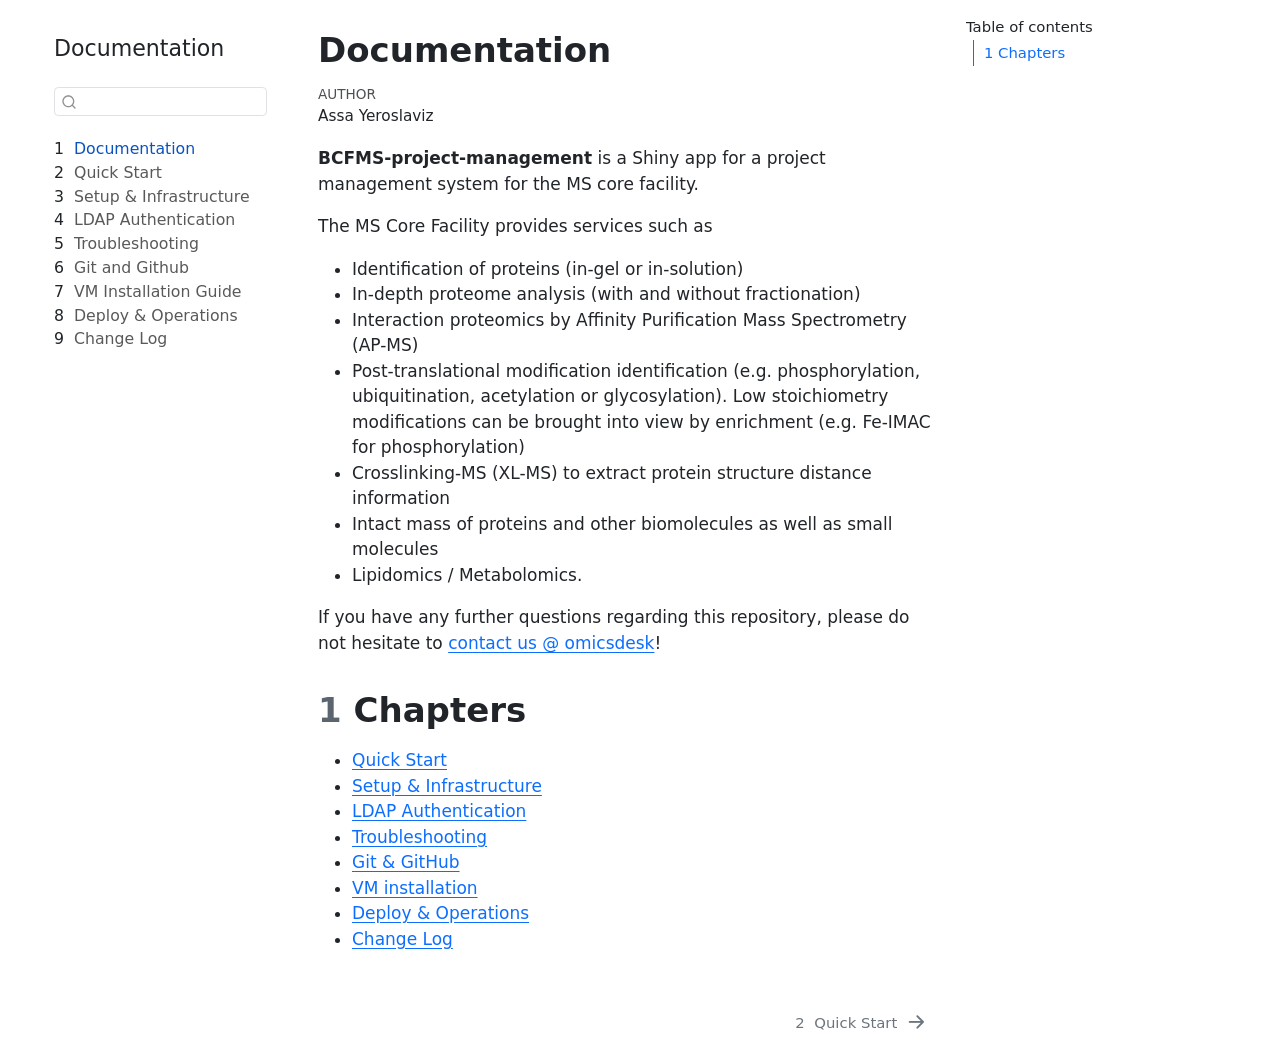
<file: index.html>
<!DOCTYPE html>
<html xmlns="http://www.w3.org/1999/xhtml" lang="en" xml:lang="en"><head>

<meta charset="utf-8">
<meta name="generator" content="quarto-1.8.27">

<meta name="viewport" content="width=device-width, initial-scale=1.0, user-scalable=yes">

<meta name="author" content="Assa Yeroslaviz">

<title>Documentation</title>
<style>
code{white-space: pre-wrap;}
span.smallcaps{font-variant: small-caps;}
div.columns{display: flex; gap: min(4vw, 1.5em);}
div.column{flex: auto; overflow-x: auto;}
div.hanging-indent{margin-left: 1.5em; text-indent: -1.5em;}
ul.task-list{list-style: none;}
ul.task-list li input[type="checkbox"] {
  width: 0.8em;
  margin: 0 0.8em 0.2em -1em; /* quarto-specific, see https://github.com/quarto-dev/quarto-cli/issues/4556 */ 
  vertical-align: middle;
}
</style>


<script src="site_libs/quarto-nav/quarto-nav.js"></script>
<script src="site_libs/quarto-nav/headroom.min.js"></script>
<script src="site_libs/clipboard/clipboard.min.js"></script>
<script src="site_libs/quarto-search/autocomplete.umd.js"></script>
<script src="site_libs/quarto-search/fuse.min.js"></script>
<script src="site_libs/quarto-search/quarto-search.js"></script>
<meta name="quarto:offset" content="./">
<link href="./chapters/quick-start.html" rel="next">
<script src="site_libs/quarto-html/quarto.js" type="module"></script>
<script src="site_libs/quarto-html/tabsets/tabsets.js" type="module"></script>
<script src="site_libs/quarto-html/axe/axe-check.js" type="module"></script>
<script src="site_libs/quarto-html/popper.min.js"></script>
<script src="site_libs/quarto-html/tippy.umd.min.js"></script>
<script src="site_libs/quarto-html/anchor.min.js"></script>
<link href="site_libs/quarto-html/tippy.css" rel="stylesheet">
<link href="site_libs/quarto-html/quarto-syntax-highlighting-ed96de9b727972fe78a7b5d16c58bf87.css" rel="stylesheet" id="quarto-text-highlighting-styles">
<script src="site_libs/bootstrap/bootstrap.min.js"></script>
<link href="site_libs/bootstrap/bootstrap-icons.css" rel="stylesheet">
<link href="site_libs/bootstrap/bootstrap-9623013c3c0ef9cf97ef535d1795763e.min.css" rel="stylesheet" append-hash="true" id="quarto-bootstrap" data-mode="light">
<script id="quarto-search-options" type="application/json">{
  "location": "sidebar",
  "copy-button": false,
  "collapse-after": 3,
  "panel-placement": "start",
  "type": "textbox",
  "limit": 50,
  "keyboard-shortcut": [
    "f",
    "/",
    "s"
  ],
  "show-item-context": false,
  "language": {
    "search-no-results-text": "No results",
    "search-matching-documents-text": "matching documents",
    "search-copy-link-title": "Copy link to search",
    "search-hide-matches-text": "Hide additional matches",
    "search-more-match-text": "more match in this document",
    "search-more-matches-text": "more matches in this document",
    "search-clear-button-title": "Clear",
    "search-text-placeholder": "",
    "search-detached-cancel-button-title": "Cancel",
    "search-submit-button-title": "Submit",
    "search-label": "Search"
  }
}</script>


</head>

<body class="nav-sidebar floating quarto-light">

<div id="quarto-search-results"></div>
  <header id="quarto-header" class="headroom fixed-top">
  <nav class="quarto-secondary-nav">
    <div class="container-fluid d-flex">
      <button type="button" class="quarto-btn-toggle btn" data-bs-toggle="collapse" role="button" data-bs-target=".quarto-sidebar-collapse-item" aria-controls="quarto-sidebar" aria-expanded="false" aria-label="Toggle sidebar navigation" onclick="if (window.quartoToggleHeadroom) { window.quartoToggleHeadroom(); }">
        <i class="bi bi-layout-text-sidebar-reverse"></i>
      </button>
        <nav class="quarto-page-breadcrumbs" aria-label="breadcrumb"><ol class="breadcrumb"><li class="breadcrumb-item"><a href="./index.html"><span class="chapter-number">1</span>&nbsp; <span class="chapter-title">Documentation</span></a></li></ol></nav>
        <a class="flex-grow-1" role="navigation" data-bs-toggle="collapse" data-bs-target=".quarto-sidebar-collapse-item" aria-controls="quarto-sidebar" aria-expanded="false" aria-label="Toggle sidebar navigation" onclick="if (window.quartoToggleHeadroom) { window.quartoToggleHeadroom(); }">      
        </a>
      <button type="button" class="btn quarto-search-button" aria-label="Search" onclick="window.quartoOpenSearch();">
        <i class="bi bi-search"></i>
      </button>
    </div>
  </nav>
</header>
<!-- content -->
<div id="quarto-content" class="quarto-container page-columns page-rows-contents page-layout-article">
<!-- sidebar -->
  <nav id="quarto-sidebar" class="sidebar collapse collapse-horizontal quarto-sidebar-collapse-item sidebar-navigation floating overflow-auto">
    <div class="pt-lg-2 mt-2 text-left sidebar-header">
    <div class="sidebar-title mb-0 py-0">
      <a href="./">Documentation</a> 
    </div>
      </div>
        <div class="mt-2 flex-shrink-0 align-items-center">
        <div class="sidebar-search">
        <div id="quarto-search" class="" title="Search"></div>
        </div>
        </div>
    <div class="sidebar-menu-container"> 
    <ul class="list-unstyled mt-1">
        <li class="sidebar-item">
  <div class="sidebar-item-container"> 
  <a href="./index.html" class="sidebar-item-text sidebar-link active">
 <span class="menu-text"><span class="chapter-number">1</span>&nbsp; <span class="chapter-title">Documentation</span></span></a>
  </div>
</li>
        <li class="sidebar-item">
  <div class="sidebar-item-container"> 
  <a href="./chapters/quick-start.html" class="sidebar-item-text sidebar-link">
 <span class="menu-text"><span class="chapter-number">2</span>&nbsp; <span class="chapter-title">Quick Start</span></span></a>
  </div>
</li>
        <li class="sidebar-item">
  <div class="sidebar-item-container"> 
  <a href="./chapters/setup-infrastructure.html" class="sidebar-item-text sidebar-link">
 <span class="menu-text"><span class="chapter-number">3</span>&nbsp; <span class="chapter-title">Setup &amp; Infrastructure</span></span></a>
  </div>
</li>
        <li class="sidebar-item">
  <div class="sidebar-item-container"> 
  <a href="./chapters/ldap-authentication.html" class="sidebar-item-text sidebar-link">
 <span class="menu-text"><span class="chapter-number">4</span>&nbsp; <span class="chapter-title">LDAP Authentication</span></span></a>
  </div>
</li>
        <li class="sidebar-item">
  <div class="sidebar-item-container"> 
  <a href="./chapters/troubleshooting.html" class="sidebar-item-text sidebar-link">
 <span class="menu-text"><span class="chapter-number">5</span>&nbsp; <span class="chapter-title">Troubleshooting</span></span></a>
  </div>
</li>
        <li class="sidebar-item">
  <div class="sidebar-item-container"> 
  <a href="./chapters/git-github.html" class="sidebar-item-text sidebar-link">
 <span class="menu-text"><span class="chapter-number">6</span>&nbsp; <span class="chapter-title">Git and Github</span></span></a>
  </div>
</li>
        <li class="sidebar-item">
  <div class="sidebar-item-container"> 
  <a href="./chapters/vm-installation.html" class="sidebar-item-text sidebar-link">
 <span class="menu-text"><span class="chapter-number">7</span>&nbsp; <span class="chapter-title">VM Installation Guide</span></span></a>
  </div>
</li>
        <li class="sidebar-item">
  <div class="sidebar-item-container"> 
  <a href="./chapters/deploy-operations.html" class="sidebar-item-text sidebar-link">
 <span class="menu-text"><span class="chapter-number">8</span>&nbsp; <span class="chapter-title">Deploy &amp; Operations</span></span></a>
  </div>
</li>
        <li class="sidebar-item">
  <div class="sidebar-item-container"> 
  <a href="./chapters/change-log.html" class="sidebar-item-text sidebar-link">
 <span class="menu-text"><span class="chapter-number">9</span>&nbsp; <span class="chapter-title">Change Log</span></span></a>
  </div>
</li>
    </ul>
    </div>
</nav>
<div id="quarto-sidebar-glass" class="quarto-sidebar-collapse-item" data-bs-toggle="collapse" data-bs-target=".quarto-sidebar-collapse-item"></div>
<!-- margin-sidebar -->
    <div id="quarto-margin-sidebar" class="sidebar margin-sidebar">
        <nav id="TOC" role="doc-toc" class="toc-active">
    <h2 id="toc-title">Table of contents</h2>
   
  <ul>
  <li><a href="#chapters" id="toc-chapters" class="nav-link active" data-scroll-target="#chapters"><span class="header-section-number">1</span> Chapters</a></li>
  </ul>
</nav>
    </div>
<!-- main -->
<main class="content" id="quarto-document-content">

<header id="title-block-header" class="quarto-title-block default">
<div class="quarto-title">
<h1 class="title">Documentation</h1>
</div>



<div class="quarto-title-meta">

    <div>
    <div class="quarto-title-meta-heading">Author</div>
    <div class="quarto-title-meta-contents">
             <p>Assa Yeroslaviz </p>
          </div>
  </div>
    
  
    
  </div>
  


</header>


<p><strong>BCFMS-project-management</strong> is a Shiny app for a project management system for the MS core facility.</p>
<p>The MS Core Facility provides services such as ​</p>
<ul>
<li>Identification of proteins (in-gel or in-solution)</li>
<li>In-depth proteome analysis (with and without fractionation)</li>
<li>Interaction proteomics by Affinity Purification Mass Spectrometry (AP-MS)</li>
<li>Post-translational modification identification (e.g.&nbsp;phosphorylation, ubiquitination, acetylation or glycosylation). Low stoichiometry modifications can be brought into view by enrichment (e.g.&nbsp;Fe-IMAC for phosphorylation)</li>
<li>Crosslinking-MS (XL-MS) to extract protein structure distance information</li>
<li>Intact mass of proteins and other biomolecules as well as small molecules</li>
<li>Lipidomics / Metabolomics.</li>
</ul>
<p>If you have any further questions regarding this repository, please do not hesitate to <a href="mailto:omicsdesk@biochem.mpg.de">contact us @ omicsdesk</a>!</p>
<section id="chapters" class="level1" data-number="1">
<h1 data-number="1"><span class="header-section-number">1</span> Chapters</h1>
<ul>
<li><a href="./chapters/quick-start.html">Quick Start</a></li>
<li><a href="./chapters/setup-infrastructure.html">Setup &amp; Infrastructure</a></li>
<li><a href="./chapters/ldap-authentication.html">LDAP Authentication</a></li>
<li><a href="./chapters/troubleshooting.html">Troubleshooting</a></li>
<li><a href="./chapters/git-github.html">Git &amp; GitHub</a></li>
<li><a href="./chapters/vm-installation.html">VM installation</a></li>
<li><a href="./chapters/deploy-operations.html">Deploy &amp; Operations</a></li>
<li><a href="./chapters/change-log.html">Change Log</a></li>
</ul>


</section>

</main> <!-- /main -->
<script id="quarto-html-after-body" type="application/javascript">
  window.document.addEventListener("DOMContentLoaded", function (event) {
    const icon = "";
    const anchorJS = new window.AnchorJS();
    anchorJS.options = {
      placement: 'right',
      icon: icon
    };
    anchorJS.add('.anchored');
    const isCodeAnnotation = (el) => {
      for (const clz of el.classList) {
        if (clz.startsWith('code-annotation-')) {                     
          return true;
        }
      }
      return false;
    }
    const onCopySuccess = function(e) {
      // button target
      const button = e.trigger;
      // don't keep focus
      button.blur();
      // flash "checked"
      button.classList.add('code-copy-button-checked');
      var currentTitle = button.getAttribute("title");
      button.setAttribute("title", "Copied!");
      let tooltip;
      if (window.bootstrap) {
        button.setAttribute("data-bs-toggle", "tooltip");
        button.setAttribute("data-bs-placement", "left");
        button.setAttribute("data-bs-title", "Copied!");
        tooltip = new bootstrap.Tooltip(button, 
          { trigger: "manual", 
            customClass: "code-copy-button-tooltip",
            offset: [0, -8]});
        tooltip.show();    
      }
      setTimeout(function() {
        if (tooltip) {
          tooltip.hide();
          button.removeAttribute("data-bs-title");
          button.removeAttribute("data-bs-toggle");
          button.removeAttribute("data-bs-placement");
        }
        button.setAttribute("title", currentTitle);
        button.classList.remove('code-copy-button-checked');
      }, 1000);
      // clear code selection
      e.clearSelection();
    }
    const getTextToCopy = function(trigger) {
      const outerScaffold = trigger.parentElement.cloneNode(true);
      const codeEl = outerScaffold.querySelector('code');
      for (const childEl of codeEl.children) {
        if (isCodeAnnotation(childEl)) {
          childEl.remove();
        }
      }
      return codeEl.innerText;
    }
    const clipboard = new window.ClipboardJS('.code-copy-button:not([data-in-quarto-modal])', {
      text: getTextToCopy
    });
    clipboard.on('success', onCopySuccess);
    if (window.document.getElementById('quarto-embedded-source-code-modal')) {
      const clipboardModal = new window.ClipboardJS('.code-copy-button[data-in-quarto-modal]', {
        text: getTextToCopy,
        container: window.document.getElementById('quarto-embedded-source-code-modal')
      });
      clipboardModal.on('success', onCopySuccess);
    }
      var localhostRegex = new RegExp(/^(?:http|https):\/\/localhost\:?[0-9]*\//);
      var mailtoRegex = new RegExp(/^mailto:/);
        var filterRegex = new RegExp('/' + window.location.host + '/');
      var isInternal = (href) => {
          return filterRegex.test(href) || localhostRegex.test(href) || mailtoRegex.test(href);
      }
      // Inspect non-navigation links and adorn them if external
     var links = window.document.querySelectorAll('a[href]:not(.nav-link):not(.navbar-brand):not(.toc-action):not(.sidebar-link):not(.sidebar-item-toggle):not(.pagination-link):not(.no-external):not([aria-hidden]):not(.dropdown-item):not(.quarto-navigation-tool):not(.about-link)');
      for (var i=0; i<links.length; i++) {
        const link = links[i];
        if (!isInternal(link.href)) {
          // undo the damage that might have been done by quarto-nav.js in the case of
          // links that we want to consider external
          if (link.dataset.originalHref !== undefined) {
            link.href = link.dataset.originalHref;
          }
            // target, if specified
            link.setAttribute("target", "_blank");
            if (link.getAttribute("rel") === null) {
              link.setAttribute("rel", "noopener");
            }
            // default icon
            link.classList.add("external");
        }
      }
    function tippyHover(el, contentFn, onTriggerFn, onUntriggerFn) {
      const config = {
        allowHTML: true,
        maxWidth: 500,
        delay: 100,
        arrow: false,
        appendTo: function(el) {
            return el.parentElement;
        },
        interactive: true,
        interactiveBorder: 10,
        theme: 'quarto',
        placement: 'bottom-start',
      };
      if (contentFn) {
        config.content = contentFn;
      }
      if (onTriggerFn) {
        config.onTrigger = onTriggerFn;
      }
      if (onUntriggerFn) {
        config.onUntrigger = onUntriggerFn;
      }
      window.tippy(el, config); 
    }
    const noterefs = window.document.querySelectorAll('a[role="doc-noteref"]');
    for (var i=0; i<noterefs.length; i++) {
      const ref = noterefs[i];
      tippyHover(ref, function() {
        // use id or data attribute instead here
        let href = ref.getAttribute('data-footnote-href') || ref.getAttribute('href');
        try { href = new URL(href).hash; } catch {}
        const id = href.replace(/^#\/?/, "");
        const note = window.document.getElementById(id);
        if (note) {
          return note.innerHTML;
        } else {
          return "";
        }
      });
    }
    const xrefs = window.document.querySelectorAll('a.quarto-xref');
    const processXRef = (id, note) => {
      // Strip column container classes
      const stripColumnClz = (el) => {
        el.classList.remove("page-full", "page-columns");
        if (el.children) {
          for (const child of el.children) {
            stripColumnClz(child);
          }
        }
      }
      stripColumnClz(note)
      if (id === null || id.startsWith('sec-')) {
        // Special case sections, only their first couple elements
        const container = document.createElement("div");
        if (note.children && note.children.length > 2) {
          container.appendChild(note.children[0].cloneNode(true));
          for (let i = 1; i < note.children.length; i++) {
            const child = note.children[i];
            if (child.tagName === "P" && child.innerText === "") {
              continue;
            } else {
              container.appendChild(child.cloneNode(true));
              break;
            }
          }
          if (window.Quarto?.typesetMath) {
            window.Quarto.typesetMath(container);
          }
          return container.innerHTML
        } else {
          if (window.Quarto?.typesetMath) {
            window.Quarto.typesetMath(note);
          }
          return note.innerHTML;
        }
      } else {
        // Remove any anchor links if they are present
        const anchorLink = note.querySelector('a.anchorjs-link');
        if (anchorLink) {
          anchorLink.remove();
        }
        if (window.Quarto?.typesetMath) {
          window.Quarto.typesetMath(note);
        }
        if (note.classList.contains("callout")) {
          return note.outerHTML;
        } else {
          return note.innerHTML;
        }
      }
    }
    for (var i=0; i<xrefs.length; i++) {
      const xref = xrefs[i];
      tippyHover(xref, undefined, function(instance) {
        instance.disable();
        let url = xref.getAttribute('href');
        let hash = undefined; 
        if (url.startsWith('#')) {
          hash = url;
        } else {
          try { hash = new URL(url).hash; } catch {}
        }
        if (hash) {
          const id = hash.replace(/^#\/?/, "");
          const note = window.document.getElementById(id);
          if (note !== null) {
            try {
              const html = processXRef(id, note.cloneNode(true));
              instance.setContent(html);
            } finally {
              instance.enable();
              instance.show();
            }
          } else {
            // See if we can fetch this
            fetch(url.split('#')[0])
            .then(res => res.text())
            .then(html => {
              const parser = new DOMParser();
              const htmlDoc = parser.parseFromString(html, "text/html");
              const note = htmlDoc.getElementById(id);
              if (note !== null) {
                const html = processXRef(id, note);
                instance.setContent(html);
              } 
            }).finally(() => {
              instance.enable();
              instance.show();
            });
          }
        } else {
          // See if we can fetch a full url (with no hash to target)
          // This is a special case and we should probably do some content thinning / targeting
          fetch(url)
          .then(res => res.text())
          .then(html => {
            const parser = new DOMParser();
            const htmlDoc = parser.parseFromString(html, "text/html");
            const note = htmlDoc.querySelector('main.content');
            if (note !== null) {
              // This should only happen for chapter cross references
              // (since there is no id in the URL)
              // remove the first header
              if (note.children.length > 0 && note.children[0].tagName === "HEADER") {
                note.children[0].remove();
              }
              const html = processXRef(null, note);
              instance.setContent(html);
            } 
          }).finally(() => {
            instance.enable();
            instance.show();
          });
        }
      }, function(instance) {
      });
    }
        let selectedAnnoteEl;
        const selectorForAnnotation = ( cell, annotation) => {
          let cellAttr = 'data-code-cell="' + cell + '"';
          let lineAttr = 'data-code-annotation="' +  annotation + '"';
          const selector = 'span[' + cellAttr + '][' + lineAttr + ']';
          return selector;
        }
        const selectCodeLines = (annoteEl) => {
          const doc = window.document;
          const targetCell = annoteEl.getAttribute("data-target-cell");
          const targetAnnotation = annoteEl.getAttribute("data-target-annotation");
          const annoteSpan = window.document.querySelector(selectorForAnnotation(targetCell, targetAnnotation));
          const lines = annoteSpan.getAttribute("data-code-lines").split(",");
          const lineIds = lines.map((line) => {
            return targetCell + "-" + line;
          })
          let top = null;
          let height = null;
          let parent = null;
          if (lineIds.length > 0) {
              //compute the position of the single el (top and bottom and make a div)
              const el = window.document.getElementById(lineIds[0]);
              top = el.offsetTop;
              height = el.offsetHeight;
              parent = el.parentElement.parentElement;
            if (lineIds.length > 1) {
              const lastEl = window.document.getElementById(lineIds[lineIds.length - 1]);
              const bottom = lastEl.offsetTop + lastEl.offsetHeight;
              height = bottom - top;
            }
            if (top !== null && height !== null && parent !== null) {
              // cook up a div (if necessary) and position it 
              let div = window.document.getElementById("code-annotation-line-highlight");
              if (div === null) {
                div = window.document.createElement("div");
                div.setAttribute("id", "code-annotation-line-highlight");
                div.style.position = 'absolute';
                parent.appendChild(div);
              }
              div.style.top = top - 2 + "px";
              div.style.height = height + 4 + "px";
              div.style.left = 0;
              let gutterDiv = window.document.getElementById("code-annotation-line-highlight-gutter");
              if (gutterDiv === null) {
                gutterDiv = window.document.createElement("div");
                gutterDiv.setAttribute("id", "code-annotation-line-highlight-gutter");
                gutterDiv.style.position = 'absolute';
                const codeCell = window.document.getElementById(targetCell);
                const gutter = codeCell.querySelector('.code-annotation-gutter');
                gutter.appendChild(gutterDiv);
              }
              gutterDiv.style.top = top - 2 + "px";
              gutterDiv.style.height = height + 4 + "px";
            }
            selectedAnnoteEl = annoteEl;
          }
        };
        const unselectCodeLines = () => {
          const elementsIds = ["code-annotation-line-highlight", "code-annotation-line-highlight-gutter"];
          elementsIds.forEach((elId) => {
            const div = window.document.getElementById(elId);
            if (div) {
              div.remove();
            }
          });
          selectedAnnoteEl = undefined;
        };
          // Handle positioning of the toggle
      window.addEventListener(
        "resize",
        throttle(() => {
          elRect = undefined;
          if (selectedAnnoteEl) {
            selectCodeLines(selectedAnnoteEl);
          }
        }, 10)
      );
      function throttle(fn, ms) {
      let throttle = false;
      let timer;
        return (...args) => {
          if(!throttle) { // first call gets through
              fn.apply(this, args);
              throttle = true;
          } else { // all the others get throttled
              if(timer) clearTimeout(timer); // cancel #2
              timer = setTimeout(() => {
                fn.apply(this, args);
                timer = throttle = false;
              }, ms);
          }
        };
      }
        // Attach click handler to the DT
        const annoteDls = window.document.querySelectorAll('dt[data-target-cell]');
        for (const annoteDlNode of annoteDls) {
          annoteDlNode.addEventListener('click', (event) => {
            const clickedEl = event.target;
            if (clickedEl !== selectedAnnoteEl) {
              unselectCodeLines();
              const activeEl = window.document.querySelector('dt[data-target-cell].code-annotation-active');
              if (activeEl) {
                activeEl.classList.remove('code-annotation-active');
              }
              selectCodeLines(clickedEl);
              clickedEl.classList.add('code-annotation-active');
            } else {
              // Unselect the line
              unselectCodeLines();
              clickedEl.classList.remove('code-annotation-active');
            }
          });
        }
    const findCites = (el) => {
      const parentEl = el.parentElement;
      if (parentEl) {
        const cites = parentEl.dataset.cites;
        if (cites) {
          return {
            el,
            cites: cites.split(' ')
          };
        } else {
          return findCites(el.parentElement)
        }
      } else {
        return undefined;
      }
    };
    var bibliorefs = window.document.querySelectorAll('a[role="doc-biblioref"]');
    for (var i=0; i<bibliorefs.length; i++) {
      const ref = bibliorefs[i];
      const citeInfo = findCites(ref);
      if (citeInfo) {
        tippyHover(citeInfo.el, function() {
          var popup = window.document.createElement('div');
          citeInfo.cites.forEach(function(cite) {
            var citeDiv = window.document.createElement('div');
            citeDiv.classList.add('hanging-indent');
            citeDiv.classList.add('csl-entry');
            var biblioDiv = window.document.getElementById('ref-' + cite);
            if (biblioDiv) {
              citeDiv.innerHTML = biblioDiv.innerHTML;
            }
            popup.appendChild(citeDiv);
          });
          return popup.innerHTML;
        });
      }
    }
  });
  </script>
<nav class="page-navigation">
  <div class="nav-page nav-page-previous">
  </div>
  <div class="nav-page nav-page-next">
      <a href="./chapters/quick-start.html" class="pagination-link" aria-label="Quick Start">
        <span class="nav-page-text"><span class="chapter-number">2</span>&nbsp; <span class="chapter-title">Quick Start</span></span> <i class="bi bi-arrow-right-short"></i>
      </a>
  </div>
</nav>
</div> <!-- /content -->




</body></html>
</file>
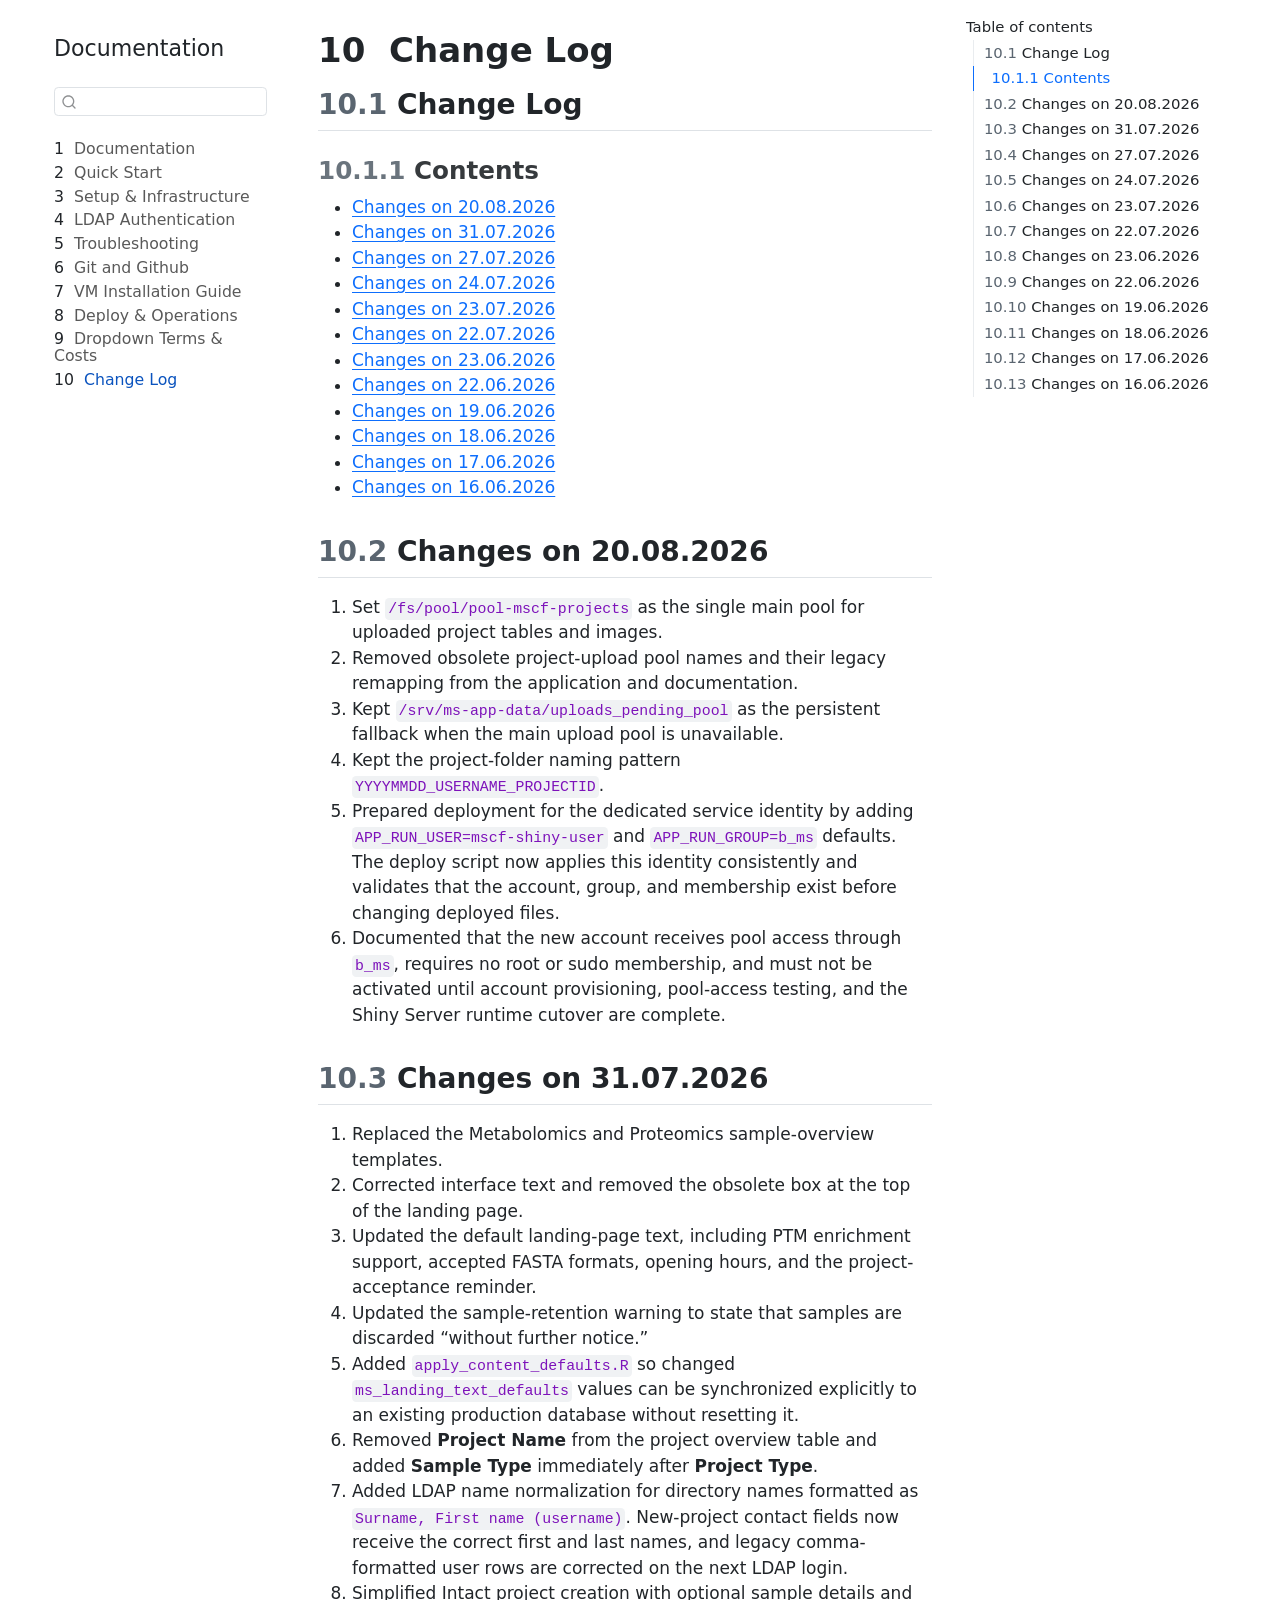
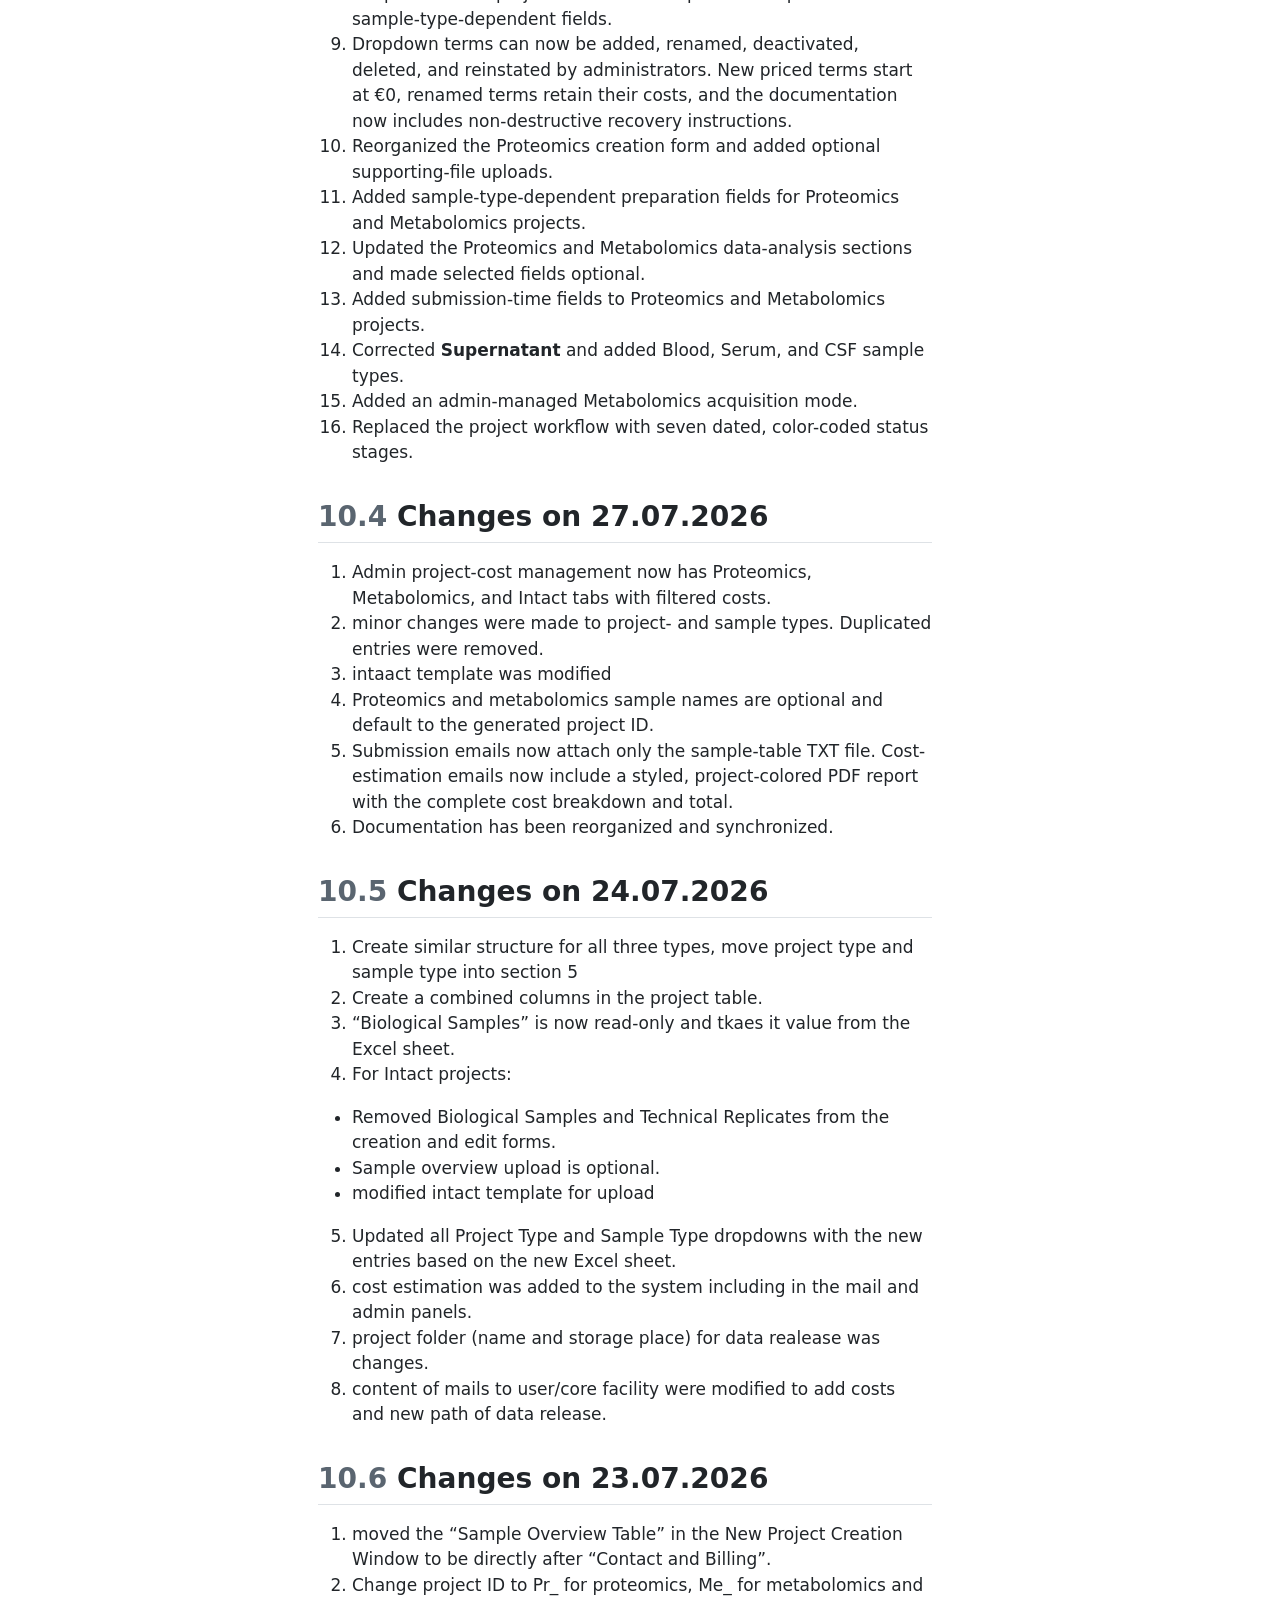
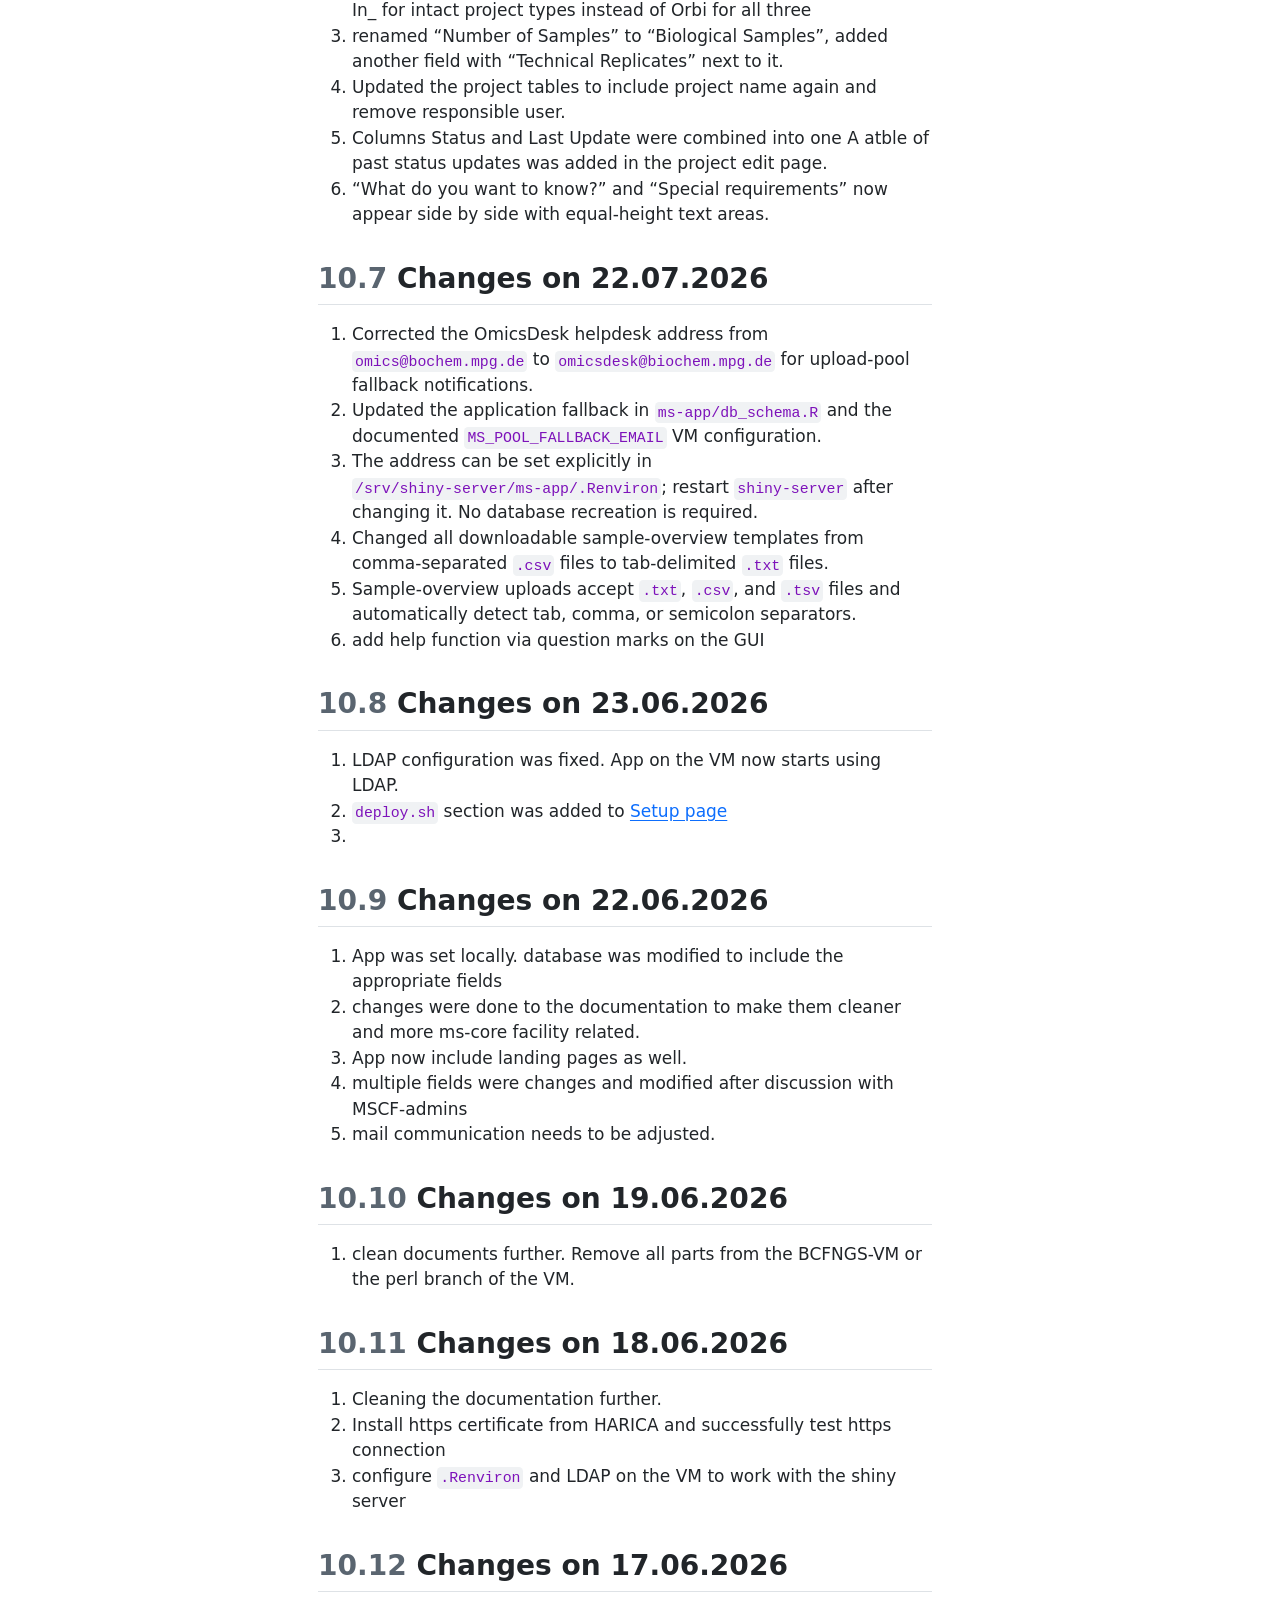
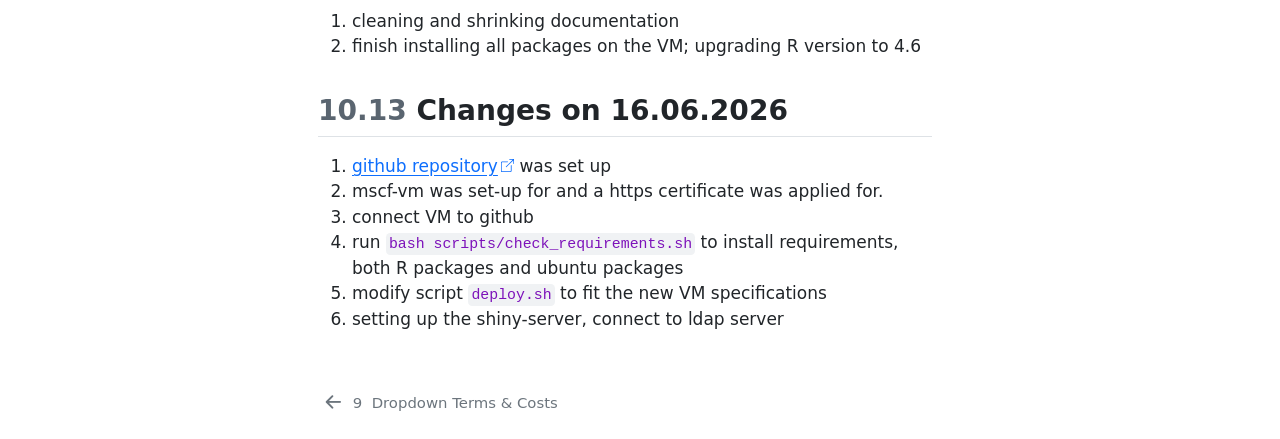
<file: chapters/change-log.html>
<!DOCTYPE html>
<html xmlns="http://www.w3.org/1999/xhtml" lang="en" xml:lang="en"><head>

<meta charset="utf-8">
<meta name="generator" content="quarto-1.8.27">

<meta name="viewport" content="width=device-width, initial-scale=1.0, user-scalable=yes">


<title>10&nbsp; Change Log – Documentation</title>
<style>
code{white-space: pre-wrap;}
span.smallcaps{font-variant: small-caps;}
div.columns{display: flex; gap: min(4vw, 1.5em);}
div.column{flex: auto; overflow-x: auto;}
div.hanging-indent{margin-left: 1.5em; text-indent: -1.5em;}
ul.task-list{list-style: none;}
ul.task-list li input[type="checkbox"] {
  width: 0.8em;
  margin: 0 0.8em 0.2em -1em; /* quarto-specific, see https://github.com/quarto-dev/quarto-cli/issues/4556 */ 
  vertical-align: middle;
}
</style>


<script src="../site_libs/quarto-nav/quarto-nav.js"></script>
<script src="../site_libs/quarto-nav/headroom.min.js"></script>
<script src="../site_libs/clipboard/clipboard.min.js"></script>
<script src="../site_libs/quarto-search/autocomplete.umd.js"></script>
<script src="../site_libs/quarto-search/fuse.min.js"></script>
<script src="../site_libs/quarto-search/quarto-search.js"></script>
<meta name="quarto:offset" content="../">
<link href="../chapters/dropdown-options.html" rel="prev">
<script src="../site_libs/quarto-html/quarto.js" type="module"></script>
<script src="../site_libs/quarto-html/tabsets/tabsets.js" type="module"></script>
<script src="../site_libs/quarto-html/axe/axe-check.js" type="module"></script>
<script src="../site_libs/quarto-html/popper.min.js"></script>
<script src="../site_libs/quarto-html/tippy.umd.min.js"></script>
<script src="../site_libs/quarto-html/anchor.min.js"></script>
<link href="../site_libs/quarto-html/tippy.css" rel="stylesheet">
<link href="../site_libs/quarto-html/quarto-syntax-highlighting-ed96de9b727972fe78a7b5d16c58bf87.css" rel="stylesheet" id="quarto-text-highlighting-styles">
<script src="../site_libs/bootstrap/bootstrap.min.js"></script>
<link href="../site_libs/bootstrap/bootstrap-icons.css" rel="stylesheet">
<link href="../site_libs/bootstrap/bootstrap-9623013c3c0ef9cf97ef535d1795763e.min.css" rel="stylesheet" append-hash="true" id="quarto-bootstrap" data-mode="light">
<script id="quarto-search-options" type="application/json">{
  "location": "sidebar",
  "copy-button": false,
  "collapse-after": 3,
  "panel-placement": "start",
  "type": "textbox",
  "limit": 50,
  "keyboard-shortcut": [
    "f",
    "/",
    "s"
  ],
  "show-item-context": false,
  "language": {
    "search-no-results-text": "No results",
    "search-matching-documents-text": "matching documents",
    "search-copy-link-title": "Copy link to search",
    "search-hide-matches-text": "Hide additional matches",
    "search-more-match-text": "more match in this document",
    "search-more-matches-text": "more matches in this document",
    "search-clear-button-title": "Clear",
    "search-text-placeholder": "",
    "search-detached-cancel-button-title": "Cancel",
    "search-submit-button-title": "Submit",
    "search-label": "Search"
  }
}</script>


</head>

<body class="nav-sidebar floating quarto-light">

<div id="quarto-search-results"></div>
  <header id="quarto-header" class="headroom fixed-top">
  <nav class="quarto-secondary-nav">
    <div class="container-fluid d-flex">
      <button type="button" class="quarto-btn-toggle btn" data-bs-toggle="collapse" role="button" data-bs-target=".quarto-sidebar-collapse-item" aria-controls="quarto-sidebar" aria-expanded="false" aria-label="Toggle sidebar navigation" onclick="if (window.quartoToggleHeadroom) { window.quartoToggleHeadroom(); }">
        <i class="bi bi-layout-text-sidebar-reverse"></i>
      </button>
        <nav class="quarto-page-breadcrumbs" aria-label="breadcrumb"><ol class="breadcrumb"><li class="breadcrumb-item"><a href="../chapters/change-log.html"><span class="chapter-number">10</span>&nbsp; <span class="chapter-title">Change Log</span></a></li></ol></nav>
        <a class="flex-grow-1" role="navigation" data-bs-toggle="collapse" data-bs-target=".quarto-sidebar-collapse-item" aria-controls="quarto-sidebar" aria-expanded="false" aria-label="Toggle sidebar navigation" onclick="if (window.quartoToggleHeadroom) { window.quartoToggleHeadroom(); }">      
        </a>
      <button type="button" class="btn quarto-search-button" aria-label="Search" onclick="window.quartoOpenSearch();">
        <i class="bi bi-search"></i>
      </button>
    </div>
  </nav>
</header>
<!-- content -->
<div id="quarto-content" class="quarto-container page-columns page-rows-contents page-layout-article">
<!-- sidebar -->
  <nav id="quarto-sidebar" class="sidebar collapse collapse-horizontal quarto-sidebar-collapse-item sidebar-navigation floating overflow-auto">
    <div class="pt-lg-2 mt-2 text-left sidebar-header">
    <div class="sidebar-title mb-0 py-0">
      <a href="../">Documentation</a> 
    </div>
      </div>
        <div class="mt-2 flex-shrink-0 align-items-center">
        <div class="sidebar-search">
        <div id="quarto-search" class="" title="Search"></div>
        </div>
        </div>
    <div class="sidebar-menu-container"> 
    <ul class="list-unstyled mt-1">
        <li class="sidebar-item">
  <div class="sidebar-item-container"> 
  <a href="../index.html" class="sidebar-item-text sidebar-link">
 <span class="menu-text"><span class="chapter-number">1</span>&nbsp; <span class="chapter-title">Documentation</span></span></a>
  </div>
</li>
        <li class="sidebar-item">
  <div class="sidebar-item-container"> 
  <a href="../chapters/quick-start.html" class="sidebar-item-text sidebar-link">
 <span class="menu-text"><span class="chapter-number">2</span>&nbsp; <span class="chapter-title">Quick Start</span></span></a>
  </div>
</li>
        <li class="sidebar-item">
  <div class="sidebar-item-container"> 
  <a href="../chapters/setup-infrastructure.html" class="sidebar-item-text sidebar-link">
 <span class="menu-text"><span class="chapter-number">3</span>&nbsp; <span class="chapter-title">Setup &amp; Infrastructure</span></span></a>
  </div>
</li>
        <li class="sidebar-item">
  <div class="sidebar-item-container"> 
  <a href="../chapters/ldap-authentication.html" class="sidebar-item-text sidebar-link">
 <span class="menu-text"><span class="chapter-number">4</span>&nbsp; <span class="chapter-title">LDAP Authentication</span></span></a>
  </div>
</li>
        <li class="sidebar-item">
  <div class="sidebar-item-container"> 
  <a href="../chapters/troubleshooting.html" class="sidebar-item-text sidebar-link">
 <span class="menu-text"><span class="chapter-number">5</span>&nbsp; <span class="chapter-title">Troubleshooting</span></span></a>
  </div>
</li>
        <li class="sidebar-item">
  <div class="sidebar-item-container"> 
  <a href="../chapters/git-github.html" class="sidebar-item-text sidebar-link">
 <span class="menu-text"><span class="chapter-number">6</span>&nbsp; <span class="chapter-title">Git and Github</span></span></a>
  </div>
</li>
        <li class="sidebar-item">
  <div class="sidebar-item-container"> 
  <a href="../chapters/vm-installation.html" class="sidebar-item-text sidebar-link">
 <span class="menu-text"><span class="chapter-number">7</span>&nbsp; <span class="chapter-title">VM Installation Guide</span></span></a>
  </div>
</li>
        <li class="sidebar-item">
  <div class="sidebar-item-container"> 
  <a href="../chapters/deploy-operations.html" class="sidebar-item-text sidebar-link">
 <span class="menu-text"><span class="chapter-number">8</span>&nbsp; <span class="chapter-title">Deploy &amp; Operations</span></span></a>
  </div>
</li>
        <li class="sidebar-item">
  <div class="sidebar-item-container"> 
  <a href="../chapters/dropdown-options.html" class="sidebar-item-text sidebar-link">
 <span class="menu-text"><span class="chapter-number">9</span>&nbsp; <span class="chapter-title">Dropdown Terms &amp; Costs</span></span></a>
  </div>
</li>
        <li class="sidebar-item">
  <div class="sidebar-item-container"> 
  <a href="../chapters/change-log.html" class="sidebar-item-text sidebar-link active">
 <span class="menu-text"><span class="chapter-number">10</span>&nbsp; <span class="chapter-title">Change Log</span></span></a>
  </div>
</li>
    </ul>
    </div>
</nav>
<div id="quarto-sidebar-glass" class="quarto-sidebar-collapse-item" data-bs-toggle="collapse" data-bs-target=".quarto-sidebar-collapse-item"></div>
<!-- margin-sidebar -->
    <div id="quarto-margin-sidebar" class="sidebar margin-sidebar">
        <nav id="TOC" role="doc-toc" class="toc-active">
    <h2 id="toc-title">Table of contents</h2>
   
  <ul>
  <li><a href="#change-log" id="toc-change-log" class="nav-link active" data-scroll-target="#change-log"><span class="header-section-number">10.1</span> Change Log</a>
  <ul class="collapse">
  <li><a href="#contents" id="toc-contents" class="nav-link" data-scroll-target="#contents"><span class="header-section-number">10.1.1</span> Contents</a></li>
  </ul></li>
  <li><a href="#changes-on-20.08.2026" id="toc-changes-on-20.08.2026" class="nav-link" data-scroll-target="#changes-on-20.08.2026"><span class="header-section-number">10.2</span> Changes on 20.08.2026</a></li>
  <li><a href="#changes-on-31.07.2026" id="toc-changes-on-31.07.2026" class="nav-link" data-scroll-target="#changes-on-31.07.2026"><span class="header-section-number">10.3</span> Changes on 31.07.2026</a></li>
  <li><a href="#changes-on-27.07.2026" id="toc-changes-on-27.07.2026" class="nav-link" data-scroll-target="#changes-on-27.07.2026"><span class="header-section-number">10.4</span> Changes on 27.07.2026</a></li>
  <li><a href="#changes-on-24.07.2026" id="toc-changes-on-24.07.2026" class="nav-link" data-scroll-target="#changes-on-24.07.2026"><span class="header-section-number">10.5</span> Changes on 24.07.2026</a></li>
  <li><a href="#changes-on-23.07.2026" id="toc-changes-on-23.07.2026" class="nav-link" data-scroll-target="#changes-on-23.07.2026"><span class="header-section-number">10.6</span> Changes on 23.07.2026</a></li>
  <li><a href="#changes-on-22.07.2026" id="toc-changes-on-22.07.2026" class="nav-link" data-scroll-target="#changes-on-22.07.2026"><span class="header-section-number">10.7</span> Changes on 22.07.2026</a></li>
  <li><a href="#changes-on-23.06.2026" id="toc-changes-on-23.06.2026" class="nav-link" data-scroll-target="#changes-on-23.06.2026"><span class="header-section-number">10.8</span> Changes on 23.06.2026</a></li>
  <li><a href="#changes-on-22.06.2026" id="toc-changes-on-22.06.2026" class="nav-link" data-scroll-target="#changes-on-22.06.2026"><span class="header-section-number">10.9</span> Changes on 22.06.2026</a></li>
  <li><a href="#changes-on-19.06.2026" id="toc-changes-on-19.06.2026" class="nav-link" data-scroll-target="#changes-on-19.06.2026"><span class="header-section-number">10.10</span> Changes on 19.06.2026</a></li>
  <li><a href="#changes-on-18.06.2026" id="toc-changes-on-18.06.2026" class="nav-link" data-scroll-target="#changes-on-18.06.2026"><span class="header-section-number">10.11</span> Changes on 18.06.2026</a></li>
  <li><a href="#changes-on-17.06.2026" id="toc-changes-on-17.06.2026" class="nav-link" data-scroll-target="#changes-on-17.06.2026"><span class="header-section-number">10.12</span> Changes on 17.06.2026</a></li>
  <li><a href="#changes-on-16.06.2026" id="toc-changes-on-16.06.2026" class="nav-link" data-scroll-target="#changes-on-16.06.2026"><span class="header-section-number">10.13</span> Changes on 16.06.2026</a></li>
  </ul>
</nav>
    </div>
<!-- main -->
<main class="content" id="quarto-document-content">

<header id="title-block-header" class="quarto-title-block default">
<div class="quarto-title">
<h1 class="title"><span class="chapter-number">10</span>&nbsp; <span class="chapter-title">Change Log</span></h1>
</div>



<div class="quarto-title-meta">

    
  
    
  </div>
  


</header>


<section id="change-log" class="level2" data-number="10.1">
<h2 data-number="10.1" class="anchored" data-anchor-id="change-log"><span class="header-section-number">10.1</span> Change Log</h2>
<section id="contents" class="level3" data-number="10.1.1">
<h3 data-number="10.1.1" class="anchored" data-anchor-id="contents"><span class="header-section-number">10.1.1</span> Contents</h3>
<ul>
<li><a href="#changes-on-20.08.2026">Changes on 20.08.2026</a></li>
<li><a href="#changes-on-31.07.2026">Changes on 31.07.2026</a></li>
<li><a href="#changes-on-27.07.2026">Changes on 27.07.2026</a></li>
<li><a href="#changes-on-24.07.2026">Changes on 24.07.2026</a></li>
<li><a href="#changes-on-23.07.2026">Changes on 23.07.2026</a></li>
<li><a href="#changes-on-22.07.2026">Changes on 22.07.2026</a></li>
<li><a href="#changes-on-23.06.2026">Changes on 23.06.2026</a></li>
<li><a href="#changes-on-22.06.2026">Changes on 22.06.2026</a></li>
<li><a href="#changes-on-19.06.2026">Changes on 19.06.2026</a></li>
<li><a href="#changes-on-18.06.2026">Changes on 18.06.2026</a></li>
<li><a href="#changes-on-17.06.2026">Changes on 17.06.2026</a></li>
<li><a href="#changes-on-16.06.2026">Changes on 16.06.2026</a></li>
</ul>
</section>
</section>
<section id="changes-on-20.08.2026" class="level2" data-number="10.2">
<h2 data-number="10.2" class="anchored" data-anchor-id="changes-on-20.08.2026"><span class="header-section-number">10.2</span> Changes on 20.08.2026</h2>
<ol type="1">
<li>Set <code>/fs/pool/pool-mscf-projects</code> as the single main pool for uploaded project tables and images.</li>
<li>Removed obsolete project-upload pool names and their legacy remapping from the application and documentation.</li>
<li>Kept <code>/srv/ms-app-data/uploads_pending_pool</code> as the persistent fallback when the main upload pool is unavailable.</li>
<li>Kept the project-folder naming pattern <code>YYYYMMDD_USERNAME_PROJECTID</code>.</li>
<li>Prepared deployment for the dedicated service identity by adding <code>APP_RUN_USER=mscf-shiny-user</code> and <code>APP_RUN_GROUP=b_ms</code> defaults. The deploy script now applies this identity consistently and validates that the account, group, and membership exist before changing deployed files.</li>
<li>Documented that the new account receives pool access through <code>b_ms</code>, requires no root or sudo membership, and must not be activated until account provisioning, pool-access testing, and the Shiny Server runtime cutover are complete.</li>
</ol>
</section>
<section id="changes-on-31.07.2026" class="level2" data-number="10.3">
<h2 data-number="10.3" class="anchored" data-anchor-id="changes-on-31.07.2026"><span class="header-section-number">10.3</span> Changes on 31.07.2026</h2>
<ol type="1">
<li>Replaced the Metabolomics and Proteomics sample-overview templates.</li>
<li>Corrected interface text and removed the obsolete box at the top of the landing page.</li>
<li>Updated the default landing-page text, including PTM enrichment support, accepted FASTA formats, opening hours, and the project-acceptance reminder.</li>
<li>Updated the sample-retention warning to state that samples are discarded “without further notice.”</li>
<li>Added <code>apply_content_defaults.R</code> so changed <code>ms_landing_text_defaults</code> values can be synchronized explicitly to an existing production database without resetting it.</li>
<li>Removed <strong>Project Name</strong> from the project overview table and added <strong>Sample Type</strong> immediately after <strong>Project Type</strong>.</li>
<li>Added LDAP name normalization for directory names formatted as <code>Surname, First name (username)</code>. New-project contact fields now receive the correct first and last names, and legacy comma-formatted user rows are corrected on the next LDAP login.</li>
<li>Simplified Intact project creation with optional sample details and sample-type-dependent fields.</li>
<li>Dropdown terms can now be added, renamed, deactivated, deleted, and reinstated by administrators. New priced terms start at €0, renamed terms retain their costs, and the documentation now includes non-destructive recovery instructions.</li>
<li>Reorganized the Proteomics creation form and added optional supporting-file uploads.</li>
<li>Added sample-type-dependent preparation fields for Proteomics and Metabolomics projects.</li>
<li>Updated the Proteomics and Metabolomics data-analysis sections and made selected fields optional.</li>
<li>Added submission-time fields to Proteomics and Metabolomics projects.</li>
<li>Corrected <strong>Supernatant</strong> and added Blood, Serum, and CSF sample types.</li>
<li>Added an admin-managed Metabolomics acquisition mode.</li>
<li>Replaced the project workflow with seven dated, color-coded status stages.</li>
</ol>
</section>
<section id="changes-on-27.07.2026" class="level2" data-number="10.4">
<h2 data-number="10.4" class="anchored" data-anchor-id="changes-on-27.07.2026"><span class="header-section-number">10.4</span> Changes on 27.07.2026</h2>
<ol type="1">
<li>Admin project-cost management now has Proteomics, Metabolomics, and Intact tabs with filtered costs.</li>
<li>minor changes were made to project- and sample types. Duplicated entries were removed.</li>
<li>intaact template was modified</li>
<li>Proteomics and metabolomics sample names are optional and default to the generated project ID.</li>
<li>Submission emails now attach only the sample-table TXT file. Cost-estimation emails now include a styled, project-colored PDF report with the complete cost breakdown and total.</li>
<li>Documentation has been reorganized and synchronized.</li>
</ol>
</section>
<section id="changes-on-24.07.2026" class="level2" data-number="10.5">
<h2 data-number="10.5" class="anchored" data-anchor-id="changes-on-24.07.2026"><span class="header-section-number">10.5</span> Changes on 24.07.2026</h2>
<ol type="1">
<li>Create similar structure for all three types, move project type and sample type into section 5</li>
<li>Create a combined columns in the project table.</li>
<li>“Biological Samples” is now read-only and tkaes it value from the Excel sheet.</li>
<li>For Intact projects:</li>
</ol>
<ul>
<li>Removed Biological Samples and Technical Replicates from the creation and edit forms.</li>
<li>Sample overview upload is optional.</li>
<li>modified intact template for upload</li>
</ul>
<ol start="5" type="1">
<li>Updated all Project Type and Sample Type dropdowns with the new entries based on the new Excel sheet.</li>
<li>cost estimation was added to the system including in the mail and admin panels.</li>
<li>project folder (name and storage place) for data realease was changes.</li>
<li>content of mails to user/core facility were modified to add costs and new path of data release.</li>
</ol>
</section>
<section id="changes-on-23.07.2026" class="level2" data-number="10.6">
<h2 data-number="10.6" class="anchored" data-anchor-id="changes-on-23.07.2026"><span class="header-section-number">10.6</span> Changes on 23.07.2026</h2>
<ol type="1">
<li>moved the “Sample Overview Table” in the New Project Creation Window to be directly after “Contact and Billing”.</li>
<li>Change project ID to Pr_ for proteomics, Me_ for metabolomics and In_ for intact project types instead of Orbi for all three</li>
<li>renamed “Number of Samples” to “Biological Samples”, added another field with “Technical Replicates” next to it.</li>
<li>Updated the project tables to include project name again and remove responsible user.</li>
<li>Columns Status and Last Update were combined into one A atble of past status updates was added in the project edit page.</li>
<li>“What do you want to know?” and “Special requirements” now appear side by side with equal-height text areas.</li>
</ol>
</section>
<section id="changes-on-22.07.2026" class="level2" data-number="10.7">
<h2 data-number="10.7" class="anchored" data-anchor-id="changes-on-22.07.2026"><span class="header-section-number">10.7</span> Changes on 22.07.2026</h2>
<ol type="1">
<li>Corrected the OmicsDesk helpdesk address from <code>omics@bochem.mpg.de</code> to <code>omicsdesk@biochem.mpg.de</code> for upload-pool fallback notifications.</li>
<li>Updated the application fallback in <code>ms-app/db_schema.R</code> and the documented <code>MS_POOL_FALLBACK_EMAIL</code> VM configuration.</li>
<li>The address can be set explicitly in <code>/srv/shiny-server/ms-app/.Renviron</code>; restart <code>shiny-server</code> after changing it. No database recreation is required.</li>
<li>Changed all downloadable sample-overview templates from comma-separated <code>.csv</code> files to tab-delimited <code>.txt</code> files.</li>
<li>Sample-overview uploads accept <code>.txt</code>, <code>.csv</code>, and <code>.tsv</code> files and automatically detect tab, comma, or semicolon separators.</li>
<li>add help function via question marks on the GUI</li>
</ol>
</section>
<section id="changes-on-23.06.2026" class="level2" data-number="10.8">
<h2 data-number="10.8" class="anchored" data-anchor-id="changes-on-23.06.2026"><span class="header-section-number">10.8</span> Changes on 23.06.2026</h2>
<ol type="1">
<li>LDAP configuration was fixed. App on the VM now starts using LDAP.</li>
<li><code>deploy.sh</code> section was added to <a href="../chapters/setup-infrastructure.html#deploy-(vm)">Setup page</a></li>
<li></li>
</ol>
</section>
<section id="changes-on-22.06.2026" class="level2" data-number="10.9">
<h2 data-number="10.9" class="anchored" data-anchor-id="changes-on-22.06.2026"><span class="header-section-number">10.9</span> Changes on 22.06.2026</h2>
<ol type="1">
<li>App was set locally. database was modified to include the appropriate fields</li>
<li>changes were done to the documentation to make them cleaner and more ms-core facility related.</li>
<li>App now include landing pages as well.</li>
<li>multiple fields were changes and modified after discussion with MSCF-admins</li>
<li>mail communication needs to be adjusted.</li>
</ol>
</section>
<section id="changes-on-19.06.2026" class="level2" data-number="10.10">
<h2 data-number="10.10" class="anchored" data-anchor-id="changes-on-19.06.2026"><span class="header-section-number">10.10</span> Changes on 19.06.2026</h2>
<ol type="1">
<li>clean documents further. Remove all parts from the BCFNGS-VM or the perl branch of the VM.</li>
</ol>
</section>
<section id="changes-on-18.06.2026" class="level2" data-number="10.11">
<h2 data-number="10.11" class="anchored" data-anchor-id="changes-on-18.06.2026"><span class="header-section-number">10.11</span> Changes on 18.06.2026</h2>
<ol type="1">
<li>Cleaning the documentation further.</li>
<li>Install https certificate from HARICA and successfully test https connection</li>
<li>configure <code>.Renviron</code> and LDAP on the VM to work with the shiny server</li>
</ol>
</section>
<section id="changes-on-17.06.2026" class="level2" data-number="10.12">
<h2 data-number="10.12" class="anchored" data-anchor-id="changes-on-17.06.2026"><span class="header-section-number">10.12</span> Changes on 17.06.2026</h2>
<ol type="1">
<li>cleaning and shrinking documentation</li>
<li>finish installing all packages on the VM; upgrading R version to 4.6</li>
</ol>
</section>
<section id="changes-on-16.06.2026" class="level2" data-number="10.13">
<h2 data-number="10.13" class="anchored" data-anchor-id="changes-on-16.06.2026"><span class="header-section-number">10.13</span> Changes on 16.06.2026</h2>
<ol type="1">
<li><a href="https://github.com/yeroslaviz/BCFMS-project-management">github repository</a> was set up</li>
<li>mscf-vm was set-up for and a https certificate was applied for.</li>
<li>connect VM to github</li>
<li>run <code>bash scripts/check_requirements.sh</code> to install requirements, both R packages and ubuntu packages</li>
<li>modify script <code>deploy.sh</code> to fit the new VM specifications</li>
<li>setting up the shiny-server, connect to ldap server</li>
</ol>


</section>

</main> <!-- /main -->
<script id="quarto-html-after-body" type="application/javascript">
  window.document.addEventListener("DOMContentLoaded", function (event) {
    const icon = "";
    const anchorJS = new window.AnchorJS();
    anchorJS.options = {
      placement: 'right',
      icon: icon
    };
    anchorJS.add('.anchored');
    const isCodeAnnotation = (el) => {
      for (const clz of el.classList) {
        if (clz.startsWith('code-annotation-')) {                     
          return true;
        }
      }
      return false;
    }
    const onCopySuccess = function(e) {
      // button target
      const button = e.trigger;
      // don't keep focus
      button.blur();
      // flash "checked"
      button.classList.add('code-copy-button-checked');
      var currentTitle = button.getAttribute("title");
      button.setAttribute("title", "Copied!");
      let tooltip;
      if (window.bootstrap) {
        button.setAttribute("data-bs-toggle", "tooltip");
        button.setAttribute("data-bs-placement", "left");
        button.setAttribute("data-bs-title", "Copied!");
        tooltip = new bootstrap.Tooltip(button, 
          { trigger: "manual", 
            customClass: "code-copy-button-tooltip",
            offset: [0, -8]});
        tooltip.show();    
      }
      setTimeout(function() {
        if (tooltip) {
          tooltip.hide();
          button.removeAttribute("data-bs-title");
          button.removeAttribute("data-bs-toggle");
          button.removeAttribute("data-bs-placement");
        }
        button.setAttribute("title", currentTitle);
        button.classList.remove('code-copy-button-checked');
      }, 1000);
      // clear code selection
      e.clearSelection();
    }
    const getTextToCopy = function(trigger) {
      const outerScaffold = trigger.parentElement.cloneNode(true);
      const codeEl = outerScaffold.querySelector('code');
      for (const childEl of codeEl.children) {
        if (isCodeAnnotation(childEl)) {
          childEl.remove();
        }
      }
      return codeEl.innerText;
    }
    const clipboard = new window.ClipboardJS('.code-copy-button:not([data-in-quarto-modal])', {
      text: getTextToCopy
    });
    clipboard.on('success', onCopySuccess);
    if (window.document.getElementById('quarto-embedded-source-code-modal')) {
      const clipboardModal = new window.ClipboardJS('.code-copy-button[data-in-quarto-modal]', {
        text: getTextToCopy,
        container: window.document.getElementById('quarto-embedded-source-code-modal')
      });
      clipboardModal.on('success', onCopySuccess);
    }
      var localhostRegex = new RegExp(/^(?:http|https):\/\/localhost\:?[0-9]*\//);
      var mailtoRegex = new RegExp(/^mailto:/);
        var filterRegex = new RegExp('/' + window.location.host + '/');
      var isInternal = (href) => {
          return filterRegex.test(href) || localhostRegex.test(href) || mailtoRegex.test(href);
      }
      // Inspect non-navigation links and adorn them if external
     var links = window.document.querySelectorAll('a[href]:not(.nav-link):not(.navbar-brand):not(.toc-action):not(.sidebar-link):not(.sidebar-item-toggle):not(.pagination-link):not(.no-external):not([aria-hidden]):not(.dropdown-item):not(.quarto-navigation-tool):not(.about-link)');
      for (var i=0; i<links.length; i++) {
        const link = links[i];
        if (!isInternal(link.href)) {
          // undo the damage that might have been done by quarto-nav.js in the case of
          // links that we want to consider external
          if (link.dataset.originalHref !== undefined) {
            link.href = link.dataset.originalHref;
          }
            // target, if specified
            link.setAttribute("target", "_blank");
            if (link.getAttribute("rel") === null) {
              link.setAttribute("rel", "noopener");
            }
            // default icon
            link.classList.add("external");
        }
      }
    function tippyHover(el, contentFn, onTriggerFn, onUntriggerFn) {
      const config = {
        allowHTML: true,
        maxWidth: 500,
        delay: 100,
        arrow: false,
        appendTo: function(el) {
            return el.parentElement;
        },
        interactive: true,
        interactiveBorder: 10,
        theme: 'quarto',
        placement: 'bottom-start',
      };
      if (contentFn) {
        config.content = contentFn;
      }
      if (onTriggerFn) {
        config.onTrigger = onTriggerFn;
      }
      if (onUntriggerFn) {
        config.onUntrigger = onUntriggerFn;
      }
      window.tippy(el, config); 
    }
    const noterefs = window.document.querySelectorAll('a[role="doc-noteref"]');
    for (var i=0; i<noterefs.length; i++) {
      const ref = noterefs[i];
      tippyHover(ref, function() {
        // use id or data attribute instead here
        let href = ref.getAttribute('data-footnote-href') || ref.getAttribute('href');
        try { href = new URL(href).hash; } catch {}
        const id = href.replace(/^#\/?/, "");
        const note = window.document.getElementById(id);
        if (note) {
          return note.innerHTML;
        } else {
          return "";
        }
      });
    }
    const xrefs = window.document.querySelectorAll('a.quarto-xref');
    const processXRef = (id, note) => {
      // Strip column container classes
      const stripColumnClz = (el) => {
        el.classList.remove("page-full", "page-columns");
        if (el.children) {
          for (const child of el.children) {
            stripColumnClz(child);
          }
        }
      }
      stripColumnClz(note)
      if (id === null || id.startsWith('sec-')) {
        // Special case sections, only their first couple elements
        const container = document.createElement("div");
        if (note.children && note.children.length > 2) {
          container.appendChild(note.children[0].cloneNode(true));
          for (let i = 1; i < note.children.length; i++) {
            const child = note.children[i];
            if (child.tagName === "P" && child.innerText === "") {
              continue;
            } else {
              container.appendChild(child.cloneNode(true));
              break;
            }
          }
          if (window.Quarto?.typesetMath) {
            window.Quarto.typesetMath(container);
          }
          return container.innerHTML
        } else {
          if (window.Quarto?.typesetMath) {
            window.Quarto.typesetMath(note);
          }
          return note.innerHTML;
        }
      } else {
        // Remove any anchor links if they are present
        const anchorLink = note.querySelector('a.anchorjs-link');
        if (anchorLink) {
          anchorLink.remove();
        }
        if (window.Quarto?.typesetMath) {
          window.Quarto.typesetMath(note);
        }
        if (note.classList.contains("callout")) {
          return note.outerHTML;
        } else {
          return note.innerHTML;
        }
      }
    }
    for (var i=0; i<xrefs.length; i++) {
      const xref = xrefs[i];
      tippyHover(xref, undefined, function(instance) {
        instance.disable();
        let url = xref.getAttribute('href');
        let hash = undefined; 
        if (url.startsWith('#')) {
          hash = url;
        } else {
          try { hash = new URL(url).hash; } catch {}
        }
        if (hash) {
          const id = hash.replace(/^#\/?/, "");
          const note = window.document.getElementById(id);
          if (note !== null) {
            try {
              const html = processXRef(id, note.cloneNode(true));
              instance.setContent(html);
            } finally {
              instance.enable();
              instance.show();
            }
          } else {
            // See if we can fetch this
            fetch(url.split('#')[0])
            .then(res => res.text())
            .then(html => {
              const parser = new DOMParser();
              const htmlDoc = parser.parseFromString(html, "text/html");
              const note = htmlDoc.getElementById(id);
              if (note !== null) {
                const html = processXRef(id, note);
                instance.setContent(html);
              } 
            }).finally(() => {
              instance.enable();
              instance.show();
            });
          }
        } else {
          // See if we can fetch a full url (with no hash to target)
          // This is a special case and we should probably do some content thinning / targeting
          fetch(url)
          .then(res => res.text())
          .then(html => {
            const parser = new DOMParser();
            const htmlDoc = parser.parseFromString(html, "text/html");
            const note = htmlDoc.querySelector('main.content');
            if (note !== null) {
              // This should only happen for chapter cross references
              // (since there is no id in the URL)
              // remove the first header
              if (note.children.length > 0 && note.children[0].tagName === "HEADER") {
                note.children[0].remove();
              }
              const html = processXRef(null, note);
              instance.setContent(html);
            } 
          }).finally(() => {
            instance.enable();
            instance.show();
          });
        }
      }, function(instance) {
      });
    }
        let selectedAnnoteEl;
        const selectorForAnnotation = ( cell, annotation) => {
          let cellAttr = 'data-code-cell="' + cell + '"';
          let lineAttr = 'data-code-annotation="' +  annotation + '"';
          const selector = 'span[' + cellAttr + '][' + lineAttr + ']';
          return selector;
        }
        const selectCodeLines = (annoteEl) => {
          const doc = window.document;
          const targetCell = annoteEl.getAttribute("data-target-cell");
          const targetAnnotation = annoteEl.getAttribute("data-target-annotation");
          const annoteSpan = window.document.querySelector(selectorForAnnotation(targetCell, targetAnnotation));
          const lines = annoteSpan.getAttribute("data-code-lines").split(",");
          const lineIds = lines.map((line) => {
            return targetCell + "-" + line;
          })
          let top = null;
          let height = null;
          let parent = null;
          if (lineIds.length > 0) {
              //compute the position of the single el (top and bottom and make a div)
              const el = window.document.getElementById(lineIds[0]);
              top = el.offsetTop;
              height = el.offsetHeight;
              parent = el.parentElement.parentElement;
            if (lineIds.length > 1) {
              const lastEl = window.document.getElementById(lineIds[lineIds.length - 1]);
              const bottom = lastEl.offsetTop + lastEl.offsetHeight;
              height = bottom - top;
            }
            if (top !== null && height !== null && parent !== null) {
              // cook up a div (if necessary) and position it 
              let div = window.document.getElementById("code-annotation-line-highlight");
              if (div === null) {
                div = window.document.createElement("div");
                div.setAttribute("id", "code-annotation-line-highlight");
                div.style.position = 'absolute';
                parent.appendChild(div);
              }
              div.style.top = top - 2 + "px";
              div.style.height = height + 4 + "px";
              div.style.left = 0;
              let gutterDiv = window.document.getElementById("code-annotation-line-highlight-gutter");
              if (gutterDiv === null) {
                gutterDiv = window.document.createElement("div");
                gutterDiv.setAttribute("id", "code-annotation-line-highlight-gutter");
                gutterDiv.style.position = 'absolute';
                const codeCell = window.document.getElementById(targetCell);
                const gutter = codeCell.querySelector('.code-annotation-gutter');
                gutter.appendChild(gutterDiv);
              }
              gutterDiv.style.top = top - 2 + "px";
              gutterDiv.style.height = height + 4 + "px";
            }
            selectedAnnoteEl = annoteEl;
          }
        };
        const unselectCodeLines = () => {
          const elementsIds = ["code-annotation-line-highlight", "code-annotation-line-highlight-gutter"];
          elementsIds.forEach((elId) => {
            const div = window.document.getElementById(elId);
            if (div) {
              div.remove();
            }
          });
          selectedAnnoteEl = undefined;
        };
          // Handle positioning of the toggle
      window.addEventListener(
        "resize",
        throttle(() => {
          elRect = undefined;
          if (selectedAnnoteEl) {
            selectCodeLines(selectedAnnoteEl);
          }
        }, 10)
      );
      function throttle(fn, ms) {
      let throttle = false;
      let timer;
        return (...args) => {
          if(!throttle) { // first call gets through
              fn.apply(this, args);
              throttle = true;
          } else { // all the others get throttled
              if(timer) clearTimeout(timer); // cancel #2
              timer = setTimeout(() => {
                fn.apply(this, args);
                timer = throttle = false;
              }, ms);
          }
        };
      }
        // Attach click handler to the DT
        const annoteDls = window.document.querySelectorAll('dt[data-target-cell]');
        for (const annoteDlNode of annoteDls) {
          annoteDlNode.addEventListener('click', (event) => {
            const clickedEl = event.target;
            if (clickedEl !== selectedAnnoteEl) {
              unselectCodeLines();
              const activeEl = window.document.querySelector('dt[data-target-cell].code-annotation-active');
              if (activeEl) {
                activeEl.classList.remove('code-annotation-active');
              }
              selectCodeLines(clickedEl);
              clickedEl.classList.add('code-annotation-active');
            } else {
              // Unselect the line
              unselectCodeLines();
              clickedEl.classList.remove('code-annotation-active');
            }
          });
        }
    const findCites = (el) => {
      const parentEl = el.parentElement;
      if (parentEl) {
        const cites = parentEl.dataset.cites;
        if (cites) {
          return {
            el,
            cites: cites.split(' ')
          };
        } else {
          return findCites(el.parentElement)
        }
      } else {
        return undefined;
      }
    };
    var bibliorefs = window.document.querySelectorAll('a[role="doc-biblioref"]');
    for (var i=0; i<bibliorefs.length; i++) {
      const ref = bibliorefs[i];
      const citeInfo = findCites(ref);
      if (citeInfo) {
        tippyHover(citeInfo.el, function() {
          var popup = window.document.createElement('div');
          citeInfo.cites.forEach(function(cite) {
            var citeDiv = window.document.createElement('div');
            citeDiv.classList.add('hanging-indent');
            citeDiv.classList.add('csl-entry');
            var biblioDiv = window.document.getElementById('ref-' + cite);
            if (biblioDiv) {
              citeDiv.innerHTML = biblioDiv.innerHTML;
            }
            popup.appendChild(citeDiv);
          });
          return popup.innerHTML;
        });
      }
    }
  });
  </script>
<nav class="page-navigation">
  <div class="nav-page nav-page-previous">
      <a href="../chapters/dropdown-options.html" class="pagination-link" aria-label="Dropdown Terms &amp; Costs">
        <i class="bi bi-arrow-left-short"></i> <span class="nav-page-text"><span class="chapter-number">9</span>&nbsp; <span class="chapter-title">Dropdown Terms &amp; Costs</span></span>
      </a>          
  </div>
  <div class="nav-page nav-page-next">
  </div>
</nav>
</div> <!-- /content -->




</body></html>
</file>
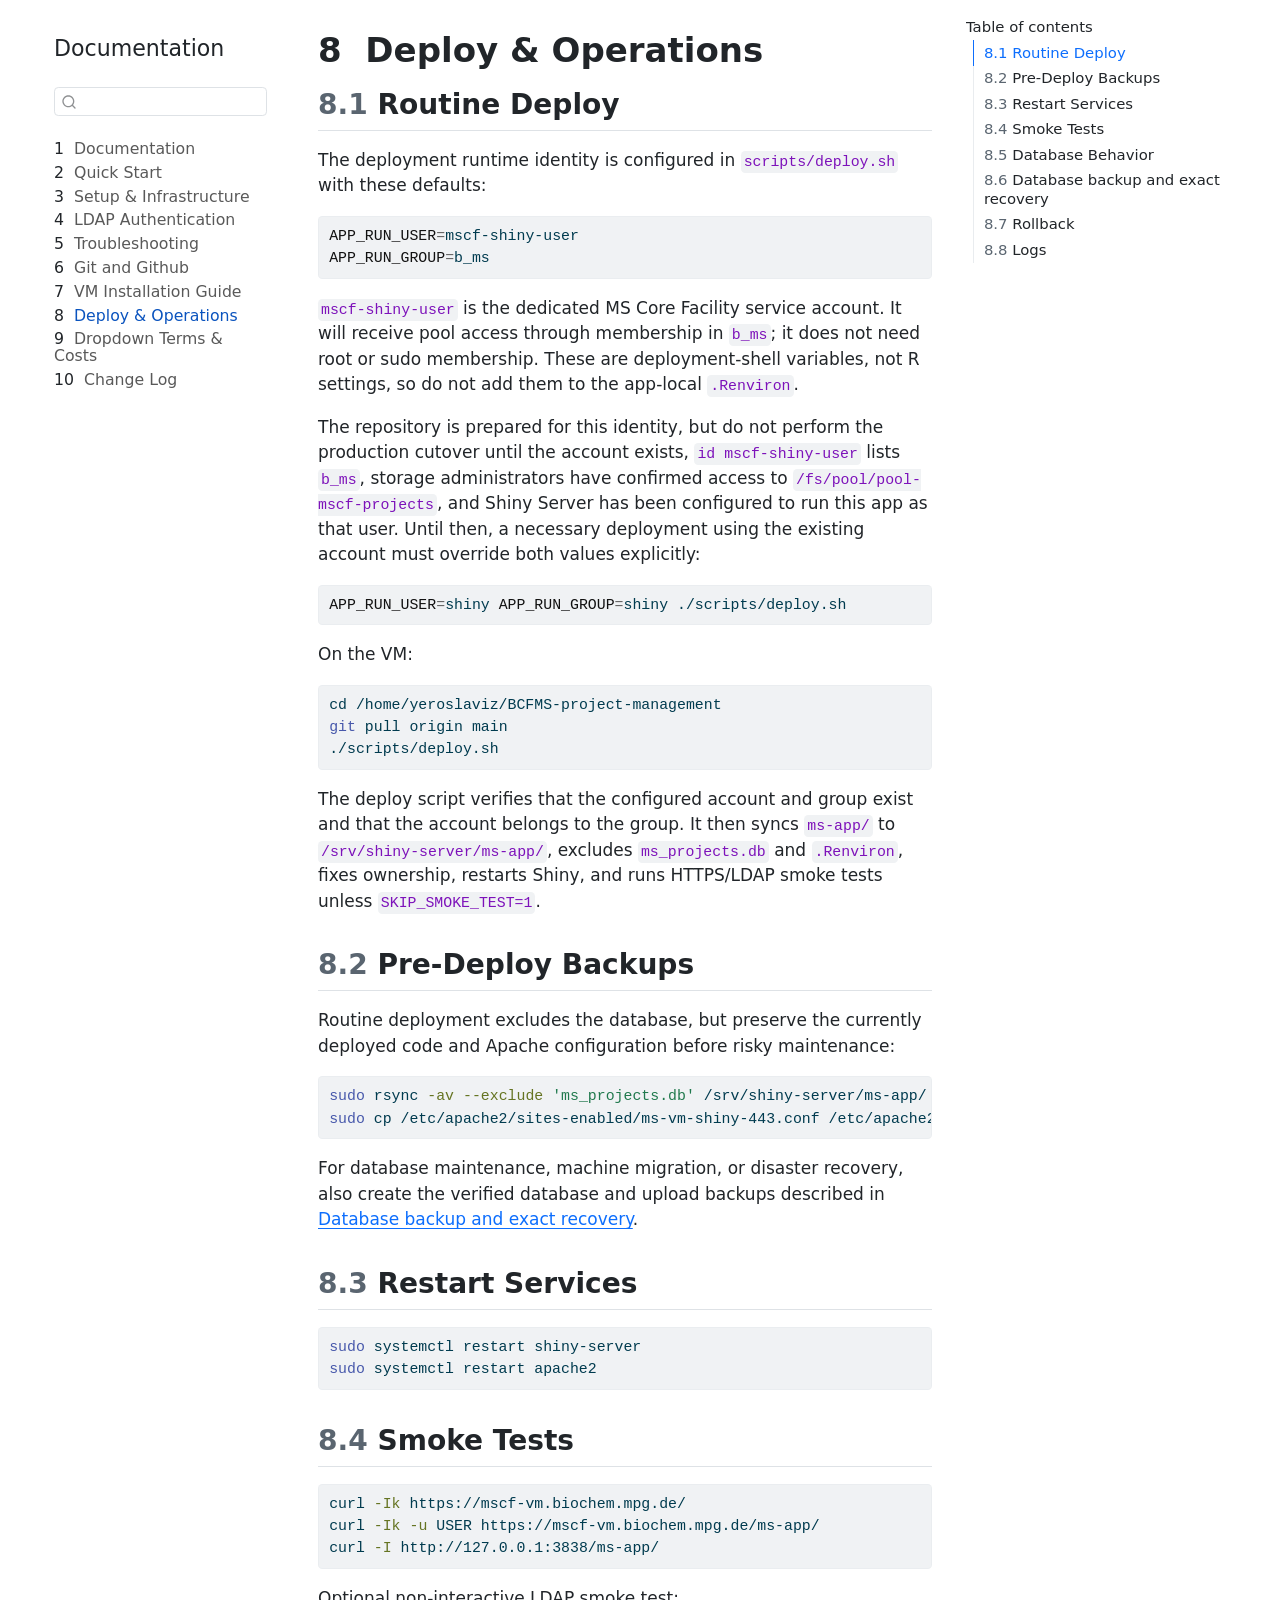
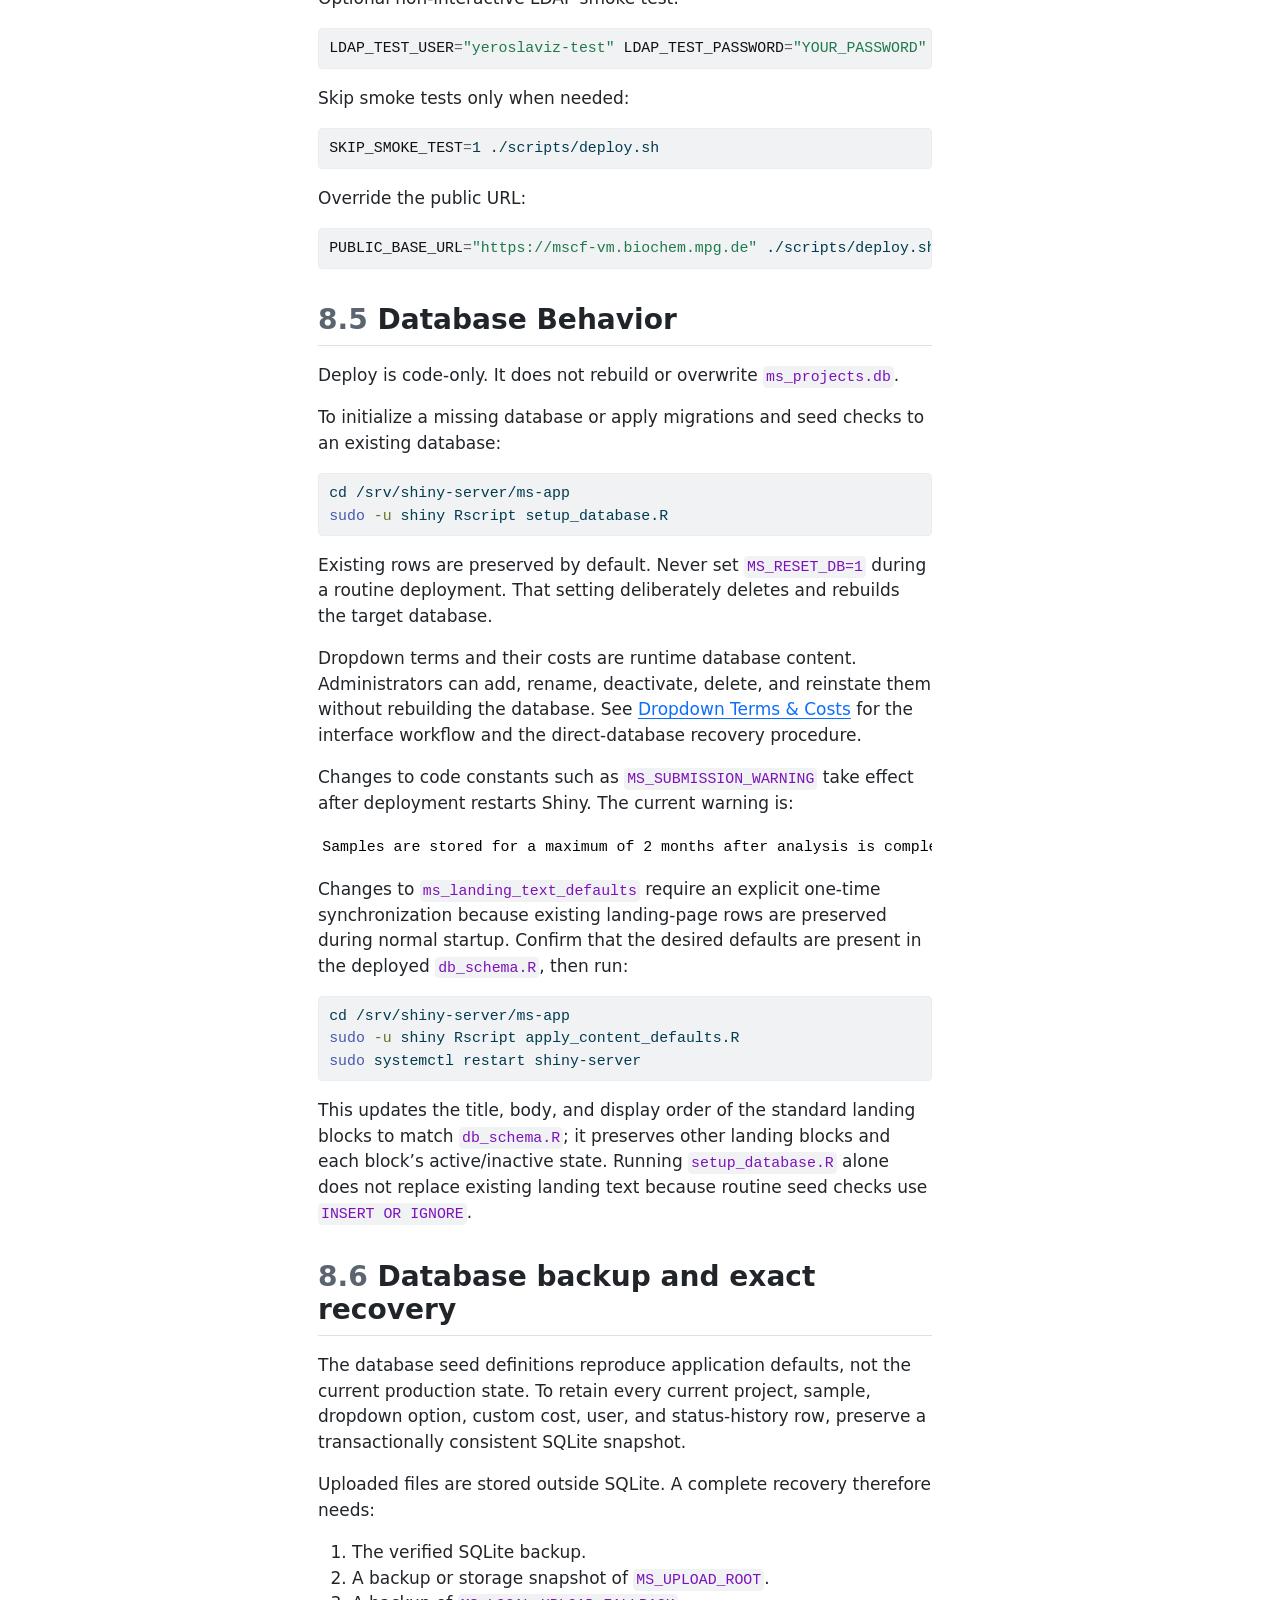
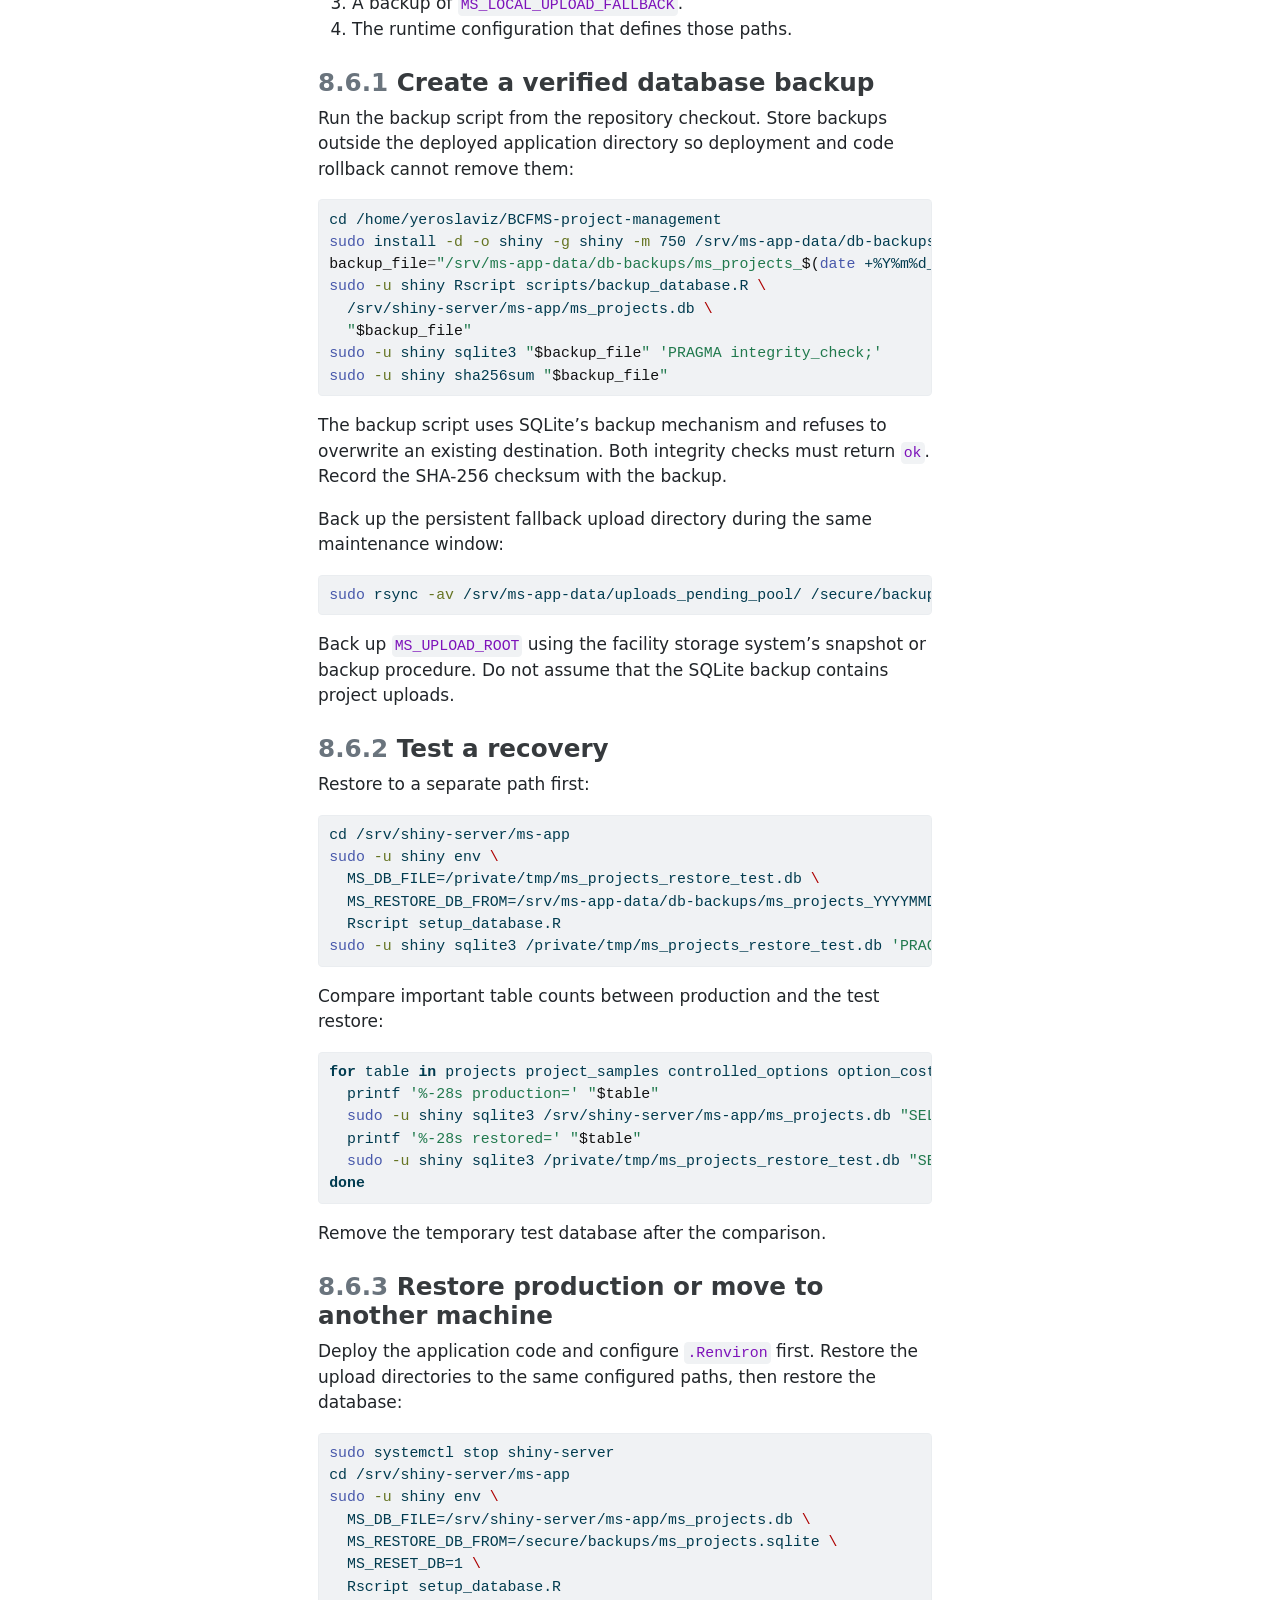
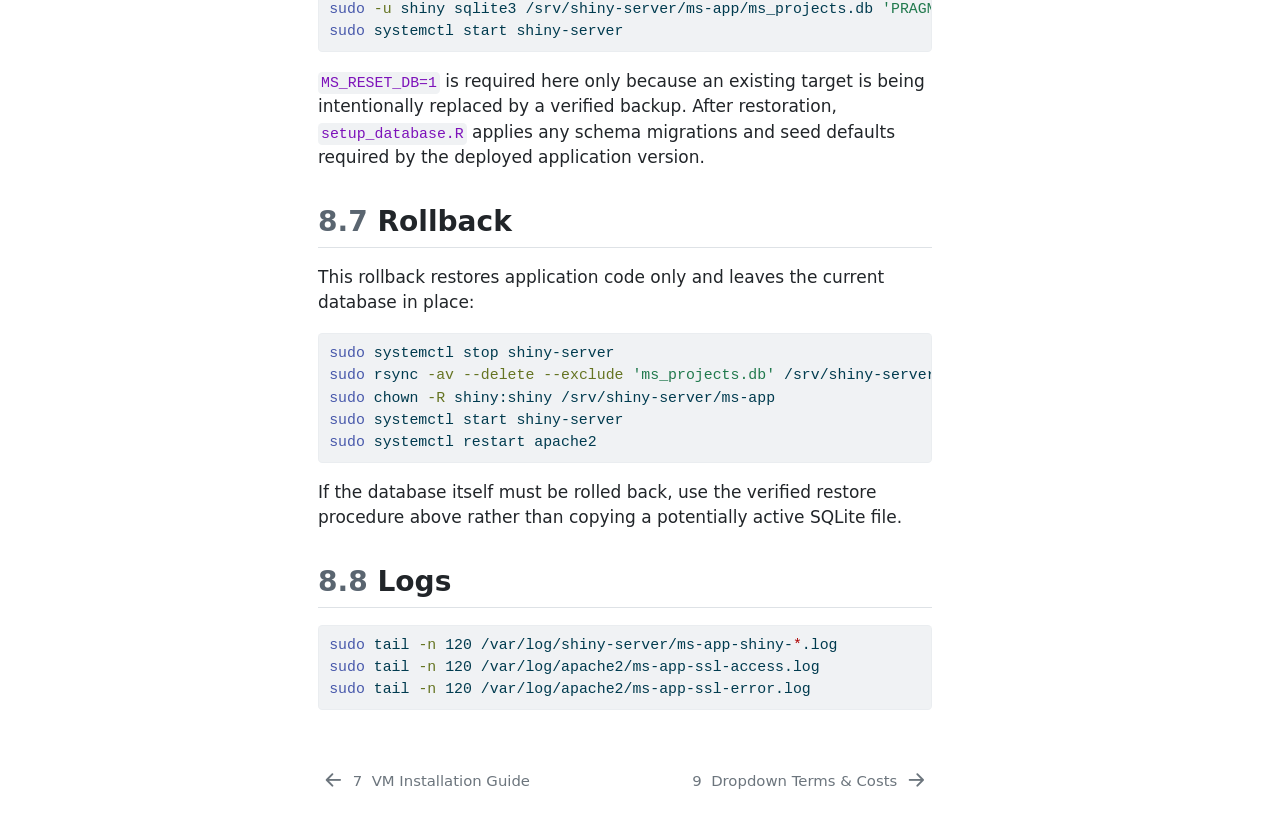
<file: chapters/deploy-operations.html>
<!DOCTYPE html>
<html xmlns="http://www.w3.org/1999/xhtml" lang="en" xml:lang="en"><head>

<meta charset="utf-8">
<meta name="generator" content="quarto-1.8.27">

<meta name="viewport" content="width=device-width, initial-scale=1.0, user-scalable=yes">


<title>8&nbsp; Deploy &amp; Operations – Documentation</title>
<style>
code{white-space: pre-wrap;}
span.smallcaps{font-variant: small-caps;}
div.columns{display: flex; gap: min(4vw, 1.5em);}
div.column{flex: auto; overflow-x: auto;}
div.hanging-indent{margin-left: 1.5em; text-indent: -1.5em;}
ul.task-list{list-style: none;}
ul.task-list li input[type="checkbox"] {
  width: 0.8em;
  margin: 0 0.8em 0.2em -1em; /* quarto-specific, see https://github.com/quarto-dev/quarto-cli/issues/4556 */ 
  vertical-align: middle;
}
/* CSS for syntax highlighting */
html { -webkit-text-size-adjust: 100%; }
pre > code.sourceCode { white-space: pre; position: relative; }
pre > code.sourceCode > span { display: inline-block; line-height: 1.25; }
pre > code.sourceCode > span:empty { height: 1.2em; }
.sourceCode { overflow: visible; }
code.sourceCode > span { color: inherit; text-decoration: inherit; }
div.sourceCode { margin: 1em 0; }
pre.sourceCode { margin: 0; }
@media screen {
div.sourceCode { overflow: auto; }
}
@media print {
pre > code.sourceCode { white-space: pre-wrap; }
pre > code.sourceCode > span { text-indent: -5em; padding-left: 5em; }
}
pre.numberSource code
  { counter-reset: source-line 0; }
pre.numberSource code > span
  { position: relative; left: -4em; counter-increment: source-line; }
pre.numberSource code > span > a:first-child::before
  { content: counter(source-line);
    position: relative; left: -1em; text-align: right; vertical-align: baseline;
    border: none; display: inline-block;
    -webkit-touch-callout: none; -webkit-user-select: none;
    -khtml-user-select: none; -moz-user-select: none;
    -ms-user-select: none; user-select: none;
    padding: 0 4px; width: 4em;
  }
pre.numberSource { margin-left: 3em;  padding-left: 4px; }
div.sourceCode
  {   }
@media screen {
pre > code.sourceCode > span > a:first-child::before { text-decoration: underline; }
}
</style>


<script src="../site_libs/quarto-nav/quarto-nav.js"></script>
<script src="../site_libs/quarto-nav/headroom.min.js"></script>
<script src="../site_libs/clipboard/clipboard.min.js"></script>
<script src="../site_libs/quarto-search/autocomplete.umd.js"></script>
<script src="../site_libs/quarto-search/fuse.min.js"></script>
<script src="../site_libs/quarto-search/quarto-search.js"></script>
<meta name="quarto:offset" content="../">
<link href="../chapters/dropdown-options.html" rel="next">
<link href="../chapters/vm-installation.html" rel="prev">
<script src="../site_libs/quarto-html/quarto.js" type="module"></script>
<script src="../site_libs/quarto-html/tabsets/tabsets.js" type="module"></script>
<script src="../site_libs/quarto-html/axe/axe-check.js" type="module"></script>
<script src="../site_libs/quarto-html/popper.min.js"></script>
<script src="../site_libs/quarto-html/tippy.umd.min.js"></script>
<script src="../site_libs/quarto-html/anchor.min.js"></script>
<link href="../site_libs/quarto-html/tippy.css" rel="stylesheet">
<link href="../site_libs/quarto-html/quarto-syntax-highlighting-ed96de9b727972fe78a7b5d16c58bf87.css" rel="stylesheet" id="quarto-text-highlighting-styles">
<script src="../site_libs/bootstrap/bootstrap.min.js"></script>
<link href="../site_libs/bootstrap/bootstrap-icons.css" rel="stylesheet">
<link href="../site_libs/bootstrap/bootstrap-9623013c3c0ef9cf97ef535d1795763e.min.css" rel="stylesheet" append-hash="true" id="quarto-bootstrap" data-mode="light">
<script id="quarto-search-options" type="application/json">{
  "location": "sidebar",
  "copy-button": false,
  "collapse-after": 3,
  "panel-placement": "start",
  "type": "textbox",
  "limit": 50,
  "keyboard-shortcut": [
    "f",
    "/",
    "s"
  ],
  "show-item-context": false,
  "language": {
    "search-no-results-text": "No results",
    "search-matching-documents-text": "matching documents",
    "search-copy-link-title": "Copy link to search",
    "search-hide-matches-text": "Hide additional matches",
    "search-more-match-text": "more match in this document",
    "search-more-matches-text": "more matches in this document",
    "search-clear-button-title": "Clear",
    "search-text-placeholder": "",
    "search-detached-cancel-button-title": "Cancel",
    "search-submit-button-title": "Submit",
    "search-label": "Search"
  }
}</script>


</head>

<body class="nav-sidebar floating quarto-light">

<div id="quarto-search-results"></div>
  <header id="quarto-header" class="headroom fixed-top">
  <nav class="quarto-secondary-nav">
    <div class="container-fluid d-flex">
      <button type="button" class="quarto-btn-toggle btn" data-bs-toggle="collapse" role="button" data-bs-target=".quarto-sidebar-collapse-item" aria-controls="quarto-sidebar" aria-expanded="false" aria-label="Toggle sidebar navigation" onclick="if (window.quartoToggleHeadroom) { window.quartoToggleHeadroom(); }">
        <i class="bi bi-layout-text-sidebar-reverse"></i>
      </button>
        <nav class="quarto-page-breadcrumbs" aria-label="breadcrumb"><ol class="breadcrumb"><li class="breadcrumb-item"><a href="../chapters/deploy-operations.html"><span class="chapter-number">8</span>&nbsp; <span class="chapter-title">Deploy &amp; Operations</span></a></li></ol></nav>
        <a class="flex-grow-1" role="navigation" data-bs-toggle="collapse" data-bs-target=".quarto-sidebar-collapse-item" aria-controls="quarto-sidebar" aria-expanded="false" aria-label="Toggle sidebar navigation" onclick="if (window.quartoToggleHeadroom) { window.quartoToggleHeadroom(); }">      
        </a>
      <button type="button" class="btn quarto-search-button" aria-label="Search" onclick="window.quartoOpenSearch();">
        <i class="bi bi-search"></i>
      </button>
    </div>
  </nav>
</header>
<!-- content -->
<div id="quarto-content" class="quarto-container page-columns page-rows-contents page-layout-article">
<!-- sidebar -->
  <nav id="quarto-sidebar" class="sidebar collapse collapse-horizontal quarto-sidebar-collapse-item sidebar-navigation floating overflow-auto">
    <div class="pt-lg-2 mt-2 text-left sidebar-header">
    <div class="sidebar-title mb-0 py-0">
      <a href="../">Documentation</a> 
    </div>
      </div>
        <div class="mt-2 flex-shrink-0 align-items-center">
        <div class="sidebar-search">
        <div id="quarto-search" class="" title="Search"></div>
        </div>
        </div>
    <div class="sidebar-menu-container"> 
    <ul class="list-unstyled mt-1">
        <li class="sidebar-item">
  <div class="sidebar-item-container"> 
  <a href="../index.html" class="sidebar-item-text sidebar-link">
 <span class="menu-text"><span class="chapter-number">1</span>&nbsp; <span class="chapter-title">Documentation</span></span></a>
  </div>
</li>
        <li class="sidebar-item">
  <div class="sidebar-item-container"> 
  <a href="../chapters/quick-start.html" class="sidebar-item-text sidebar-link">
 <span class="menu-text"><span class="chapter-number">2</span>&nbsp; <span class="chapter-title">Quick Start</span></span></a>
  </div>
</li>
        <li class="sidebar-item">
  <div class="sidebar-item-container"> 
  <a href="../chapters/setup-infrastructure.html" class="sidebar-item-text sidebar-link">
 <span class="menu-text"><span class="chapter-number">3</span>&nbsp; <span class="chapter-title">Setup &amp; Infrastructure</span></span></a>
  </div>
</li>
        <li class="sidebar-item">
  <div class="sidebar-item-container"> 
  <a href="../chapters/ldap-authentication.html" class="sidebar-item-text sidebar-link">
 <span class="menu-text"><span class="chapter-number">4</span>&nbsp; <span class="chapter-title">LDAP Authentication</span></span></a>
  </div>
</li>
        <li class="sidebar-item">
  <div class="sidebar-item-container"> 
  <a href="../chapters/troubleshooting.html" class="sidebar-item-text sidebar-link">
 <span class="menu-text"><span class="chapter-number">5</span>&nbsp; <span class="chapter-title">Troubleshooting</span></span></a>
  </div>
</li>
        <li class="sidebar-item">
  <div class="sidebar-item-container"> 
  <a href="../chapters/git-github.html" class="sidebar-item-text sidebar-link">
 <span class="menu-text"><span class="chapter-number">6</span>&nbsp; <span class="chapter-title">Git and Github</span></span></a>
  </div>
</li>
        <li class="sidebar-item">
  <div class="sidebar-item-container"> 
  <a href="../chapters/vm-installation.html" class="sidebar-item-text sidebar-link">
 <span class="menu-text"><span class="chapter-number">7</span>&nbsp; <span class="chapter-title">VM Installation Guide</span></span></a>
  </div>
</li>
        <li class="sidebar-item">
  <div class="sidebar-item-container"> 
  <a href="../chapters/deploy-operations.html" class="sidebar-item-text sidebar-link active">
 <span class="menu-text"><span class="chapter-number">8</span>&nbsp; <span class="chapter-title">Deploy &amp; Operations</span></span></a>
  </div>
</li>
        <li class="sidebar-item">
  <div class="sidebar-item-container"> 
  <a href="../chapters/dropdown-options.html" class="sidebar-item-text sidebar-link">
 <span class="menu-text"><span class="chapter-number">9</span>&nbsp; <span class="chapter-title">Dropdown Terms &amp; Costs</span></span></a>
  </div>
</li>
        <li class="sidebar-item">
  <div class="sidebar-item-container"> 
  <a href="../chapters/change-log.html" class="sidebar-item-text sidebar-link">
 <span class="menu-text"><span class="chapter-number">10</span>&nbsp; <span class="chapter-title">Change Log</span></span></a>
  </div>
</li>
    </ul>
    </div>
</nav>
<div id="quarto-sidebar-glass" class="quarto-sidebar-collapse-item" data-bs-toggle="collapse" data-bs-target=".quarto-sidebar-collapse-item"></div>
<!-- margin-sidebar -->
    <div id="quarto-margin-sidebar" class="sidebar margin-sidebar">
        <nav id="TOC" role="doc-toc" class="toc-active">
    <h2 id="toc-title">Table of contents</h2>
   
  <ul>
  <li><a href="#routine-deploy" id="toc-routine-deploy" class="nav-link active" data-scroll-target="#routine-deploy"><span class="header-section-number">8.1</span> Routine Deploy</a></li>
  <li><a href="#pre-deploy-backups" id="toc-pre-deploy-backups" class="nav-link" data-scroll-target="#pre-deploy-backups"><span class="header-section-number">8.2</span> Pre-Deploy Backups</a></li>
  <li><a href="#restart-services" id="toc-restart-services" class="nav-link" data-scroll-target="#restart-services"><span class="header-section-number">8.3</span> Restart Services</a></li>
  <li><a href="#smoke-tests" id="toc-smoke-tests" class="nav-link" data-scroll-target="#smoke-tests"><span class="header-section-number">8.4</span> Smoke Tests</a></li>
  <li><a href="#database-behavior" id="toc-database-behavior" class="nav-link" data-scroll-target="#database-behavior"><span class="header-section-number">8.5</span> Database Behavior</a></li>
  <li><a href="#database-backup-and-exact-recovery" id="toc-database-backup-and-exact-recovery" class="nav-link" data-scroll-target="#database-backup-and-exact-recovery"><span class="header-section-number">8.6</span> Database backup and exact recovery</a>
  <ul class="collapse">
  <li><a href="#create-a-verified-database-backup" id="toc-create-a-verified-database-backup" class="nav-link" data-scroll-target="#create-a-verified-database-backup"><span class="header-section-number">8.6.1</span> Create a verified database backup</a></li>
  <li><a href="#test-a-recovery" id="toc-test-a-recovery" class="nav-link" data-scroll-target="#test-a-recovery"><span class="header-section-number">8.6.2</span> Test a recovery</a></li>
  <li><a href="#restore-production-or-move-to-another-machine" id="toc-restore-production-or-move-to-another-machine" class="nav-link" data-scroll-target="#restore-production-or-move-to-another-machine"><span class="header-section-number">8.6.3</span> Restore production or move to another machine</a></li>
  </ul></li>
  <li><a href="#rollback" id="toc-rollback" class="nav-link" data-scroll-target="#rollback"><span class="header-section-number">8.7</span> Rollback</a></li>
  <li><a href="#logs" id="toc-logs" class="nav-link" data-scroll-target="#logs"><span class="header-section-number">8.8</span> Logs</a></li>
  </ul>
</nav>
    </div>
<!-- main -->
<main class="content" id="quarto-document-content">

<header id="title-block-header" class="quarto-title-block default">
<div class="quarto-title">
<h1 class="title"><span class="chapter-number">8</span>&nbsp; <span class="chapter-title">Deploy &amp; Operations</span></h1>
</div>



<div class="quarto-title-meta">

    
  
    
  </div>
  


</header>


<section id="routine-deploy" class="level2" data-number="8.1">
<h2 data-number="8.1" class="anchored" data-anchor-id="routine-deploy"><span class="header-section-number">8.1</span> Routine Deploy</h2>
<p>The deployment runtime identity is configured in <code>scripts/deploy.sh</code> with these defaults:</p>
<div class="code-copy-outer-scaffold"><div class="sourceCode" id="cb1"><pre class="sourceCode bash code-with-copy"><code class="sourceCode bash"><span id="cb1-1"><a href="#cb1-1" aria-hidden="true" tabindex="-1"></a><span class="va">APP_RUN_USER</span><span class="op">=</span>mscf-shiny-user</span>
<span id="cb1-2"><a href="#cb1-2" aria-hidden="true" tabindex="-1"></a><span class="va">APP_RUN_GROUP</span><span class="op">=</span>b_ms</span></code></pre></div><button title="Copy to Clipboard" class="code-copy-button"><i class="bi"></i></button></div>
<p><code>mscf-shiny-user</code> is the dedicated MS Core Facility service account. It will receive pool access through membership in <code>b_ms</code>; it does not need root or sudo membership. These are deployment-shell variables, not R settings, so do not add them to the app-local <code>.Renviron</code>.</p>
<p>The repository is prepared for this identity, but do not perform the production cutover until the account exists, <code>id mscf-shiny-user</code> lists <code>b_ms</code>, storage administrators have confirmed access to <code>/fs/pool/pool-mscf-projects</code>, and Shiny Server has been configured to run this app as that user. Until then, a necessary deployment using the existing account must override both values explicitly:</p>
<div class="code-copy-outer-scaffold"><div class="sourceCode" id="cb2"><pre class="sourceCode bash code-with-copy"><code class="sourceCode bash"><span id="cb2-1"><a href="#cb2-1" aria-hidden="true" tabindex="-1"></a><span class="va">APP_RUN_USER</span><span class="op">=</span>shiny <span class="va">APP_RUN_GROUP</span><span class="op">=</span>shiny <span class="ex">./scripts/deploy.sh</span></span></code></pre></div><button title="Copy to Clipboard" class="code-copy-button"><i class="bi"></i></button></div>
<p>On the VM:</p>
<div class="code-copy-outer-scaffold"><div class="sourceCode" id="cb3"><pre class="sourceCode bash code-with-copy"><code class="sourceCode bash"><span id="cb3-1"><a href="#cb3-1" aria-hidden="true" tabindex="-1"></a><span class="bu">cd</span> /home/yeroslaviz/BCFMS-project-management</span>
<span id="cb3-2"><a href="#cb3-2" aria-hidden="true" tabindex="-1"></a><span class="fu">git</span> pull origin main</span>
<span id="cb3-3"><a href="#cb3-3" aria-hidden="true" tabindex="-1"></a><span class="ex">./scripts/deploy.sh</span></span></code></pre></div><button title="Copy to Clipboard" class="code-copy-button"><i class="bi"></i></button></div>
<p>The deploy script verifies that the configured account and group exist and that the account belongs to the group. It then syncs <code>ms-app/</code> to <code>/srv/shiny-server/ms-app/</code>, excludes <code>ms_projects.db</code> and <code>.Renviron</code>, fixes ownership, restarts Shiny, and runs HTTPS/LDAP smoke tests unless <code>SKIP_SMOKE_TEST=1</code>.</p>
</section>
<section id="pre-deploy-backups" class="level2" data-number="8.2">
<h2 data-number="8.2" class="anchored" data-anchor-id="pre-deploy-backups"><span class="header-section-number">8.2</span> Pre-Deploy Backups</h2>
<p>Routine deployment excludes the database, but preserve the currently deployed code and Apache configuration before risky maintenance:</p>
<div class="code-copy-outer-scaffold"><div class="sourceCode" id="cb4"><pre class="sourceCode bash code-with-copy"><code class="sourceCode bash"><span id="cb4-1"><a href="#cb4-1" aria-hidden="true" tabindex="-1"></a><span class="fu">sudo</span> rsync <span class="at">-av</span> <span class="at">--exclude</span> <span class="st">'ms_projects.db'</span> /srv/shiny-server/ms-app/ /srv/shiny-server/ms-app.backup_<span class="va">$(</span><span class="fu">date</span> +%Y%m%d_%H%M<span class="va">)</span>/</span>
<span id="cb4-2"><a href="#cb4-2" aria-hidden="true" tabindex="-1"></a><span class="fu">sudo</span> cp /etc/apache2/sites-enabled/ms-vm-shiny-443.conf /etc/apache2/sites-enabled/ms-vm-shiny-443.conf.backup_<span class="va">$(</span><span class="fu">date</span> +%Y%m%d_%H%M<span class="va">)</span></span></code></pre></div><button title="Copy to Clipboard" class="code-copy-button"><i class="bi"></i></button></div>
<p>For database maintenance, machine migration, or disaster recovery, also create the verified database and upload backups described in <a href="#database-backup-and-exact-recovery">Database backup and exact recovery</a>.</p>
</section>
<section id="restart-services" class="level2" data-number="8.3">
<h2 data-number="8.3" class="anchored" data-anchor-id="restart-services"><span class="header-section-number">8.3</span> Restart Services</h2>
<div class="code-copy-outer-scaffold"><div class="sourceCode" id="cb5"><pre class="sourceCode bash code-with-copy"><code class="sourceCode bash"><span id="cb5-1"><a href="#cb5-1" aria-hidden="true" tabindex="-1"></a><span class="fu">sudo</span> systemctl restart shiny-server</span>
<span id="cb5-2"><a href="#cb5-2" aria-hidden="true" tabindex="-1"></a><span class="fu">sudo</span> systemctl restart apache2</span></code></pre></div><button title="Copy to Clipboard" class="code-copy-button"><i class="bi"></i></button></div>
</section>
<section id="smoke-tests" class="level2" data-number="8.4">
<h2 data-number="8.4" class="anchored" data-anchor-id="smoke-tests"><span class="header-section-number">8.4</span> Smoke Tests</h2>
<div class="code-copy-outer-scaffold"><div class="sourceCode" id="cb6"><pre class="sourceCode bash code-with-copy"><code class="sourceCode bash"><span id="cb6-1"><a href="#cb6-1" aria-hidden="true" tabindex="-1"></a><span class="ex">curl</span> <span class="at">-Ik</span> https://mscf-vm.biochem.mpg.de/</span>
<span id="cb6-2"><a href="#cb6-2" aria-hidden="true" tabindex="-1"></a><span class="ex">curl</span> <span class="at">-Ik</span> <span class="at">-u</span> USER https://mscf-vm.biochem.mpg.de/ms-app/</span>
<span id="cb6-3"><a href="#cb6-3" aria-hidden="true" tabindex="-1"></a><span class="ex">curl</span> <span class="at">-I</span> http://127.0.0.1:3838/ms-app/</span></code></pre></div><button title="Copy to Clipboard" class="code-copy-button"><i class="bi"></i></button></div>
<p>Optional non-interactive LDAP smoke test:</p>
<div class="code-copy-outer-scaffold"><div class="sourceCode" id="cb7"><pre class="sourceCode bash code-with-copy"><code class="sourceCode bash"><span id="cb7-1"><a href="#cb7-1" aria-hidden="true" tabindex="-1"></a><span class="va">LDAP_TEST_USER</span><span class="op">=</span><span class="st">"yeroslaviz-test"</span> <span class="va">LDAP_TEST_PASSWORD</span><span class="op">=</span><span class="st">"YOUR_PASSWORD"</span> <span class="ex">./scripts/deploy.sh</span></span></code></pre></div><button title="Copy to Clipboard" class="code-copy-button"><i class="bi"></i></button></div>
<p>Skip smoke tests only when needed:</p>
<div class="code-copy-outer-scaffold"><div class="sourceCode" id="cb8"><pre class="sourceCode bash code-with-copy"><code class="sourceCode bash"><span id="cb8-1"><a href="#cb8-1" aria-hidden="true" tabindex="-1"></a><span class="va">SKIP_SMOKE_TEST</span><span class="op">=</span>1 <span class="ex">./scripts/deploy.sh</span></span></code></pre></div><button title="Copy to Clipboard" class="code-copy-button"><i class="bi"></i></button></div>
<p>Override the public URL:</p>
<div class="code-copy-outer-scaffold"><div class="sourceCode" id="cb9"><pre class="sourceCode bash code-with-copy"><code class="sourceCode bash"><span id="cb9-1"><a href="#cb9-1" aria-hidden="true" tabindex="-1"></a><span class="va">PUBLIC_BASE_URL</span><span class="op">=</span><span class="st">"https://mscf-vm.biochem.mpg.de"</span> <span class="ex">./scripts/deploy.sh</span></span></code></pre></div><button title="Copy to Clipboard" class="code-copy-button"><i class="bi"></i></button></div>
</section>
<section id="database-behavior" class="level2" data-number="8.5">
<h2 data-number="8.5" class="anchored" data-anchor-id="database-behavior"><span class="header-section-number">8.5</span> Database Behavior</h2>
<p>Deploy is code-only. It does not rebuild or overwrite <code>ms_projects.db</code>.</p>
<p>To initialize a missing database or apply migrations and seed checks to an existing database:</p>
<div class="code-copy-outer-scaffold"><div class="sourceCode" id="cb10"><pre class="sourceCode bash code-with-copy"><code class="sourceCode bash"><span id="cb10-1"><a href="#cb10-1" aria-hidden="true" tabindex="-1"></a><span class="bu">cd</span> /srv/shiny-server/ms-app</span>
<span id="cb10-2"><a href="#cb10-2" aria-hidden="true" tabindex="-1"></a><span class="fu">sudo</span> <span class="at">-u</span> shiny Rscript setup_database.R</span></code></pre></div><button title="Copy to Clipboard" class="code-copy-button"><i class="bi"></i></button></div>
<p>Existing rows are preserved by default. Never set <code>MS_RESET_DB=1</code> during a routine deployment. That setting deliberately deletes and rebuilds the target database.</p>
<p>Dropdown terms and their costs are runtime database content. Administrators can add, rename, deactivate, delete, and reinstate them without rebuilding the database. See <a href="../chapters/dropdown-options.html">Dropdown Terms &amp; Costs</a> for the interface workflow and the direct-database recovery procedure.</p>
<p>Changes to code constants such as <code>MS_SUBMISSION_WARNING</code> take effect after deployment restarts Shiny. The current warning is:</p>
<pre class="text"><code>Samples are stored for a maximum of 2 months after analysis is completed, then discarded without further notice.</code></pre>
<p>Changes to <code>ms_landing_text_defaults</code> require an explicit one-time synchronization because existing landing-page rows are preserved during normal startup. Confirm that the desired defaults are present in the deployed <code>db_schema.R</code>, then run:</p>
<div class="code-copy-outer-scaffold"><div class="sourceCode" id="cb12"><pre class="sourceCode bash code-with-copy"><code class="sourceCode bash"><span id="cb12-1"><a href="#cb12-1" aria-hidden="true" tabindex="-1"></a><span class="bu">cd</span> /srv/shiny-server/ms-app</span>
<span id="cb12-2"><a href="#cb12-2" aria-hidden="true" tabindex="-1"></a><span class="fu">sudo</span> <span class="at">-u</span> shiny Rscript apply_content_defaults.R</span>
<span id="cb12-3"><a href="#cb12-3" aria-hidden="true" tabindex="-1"></a><span class="fu">sudo</span> systemctl restart shiny-server</span></code></pre></div><button title="Copy to Clipboard" class="code-copy-button"><i class="bi"></i></button></div>
<p>This updates the title, body, and display order of the standard landing blocks to match <code>db_schema.R</code>; it preserves other landing blocks and each block’s active/inactive state. Running <code>setup_database.R</code> alone does not replace existing landing text because routine seed checks use <code>INSERT OR IGNORE</code>.</p>
</section>
<section id="database-backup-and-exact-recovery" class="level2" data-number="8.6">
<h2 data-number="8.6" class="anchored" data-anchor-id="database-backup-and-exact-recovery"><span class="header-section-number">8.6</span> Database backup and exact recovery</h2>
<p>The database seed definitions reproduce application defaults, not the current production state. To retain every current project, sample, dropdown option, custom cost, user, and status-history row, preserve a transactionally consistent SQLite snapshot.</p>
<p>Uploaded files are stored outside SQLite. A complete recovery therefore needs:</p>
<ol type="1">
<li>The verified SQLite backup.</li>
<li>A backup or storage snapshot of <code>MS_UPLOAD_ROOT</code>.</li>
<li>A backup of <code>MS_LOCAL_UPLOAD_FALLBACK</code>.</li>
<li>The runtime configuration that defines those paths.</li>
</ol>
<section id="create-a-verified-database-backup" class="level3" data-number="8.6.1">
<h3 data-number="8.6.1" class="anchored" data-anchor-id="create-a-verified-database-backup"><span class="header-section-number">8.6.1</span> Create a verified database backup</h3>
<p>Run the backup script from the repository checkout. Store backups outside the deployed application directory so deployment and code rollback cannot remove them:</p>
<div class="code-copy-outer-scaffold"><div class="sourceCode" id="cb13"><pre class="sourceCode bash code-with-copy"><code class="sourceCode bash"><span id="cb13-1"><a href="#cb13-1" aria-hidden="true" tabindex="-1"></a><span class="bu">cd</span> /home/yeroslaviz/BCFMS-project-management</span>
<span id="cb13-2"><a href="#cb13-2" aria-hidden="true" tabindex="-1"></a><span class="fu">sudo</span> install <span class="at">-d</span> <span class="at">-o</span> shiny <span class="at">-g</span> shiny <span class="at">-m</span> 750 /srv/ms-app-data/db-backups</span>
<span id="cb13-3"><a href="#cb13-3" aria-hidden="true" tabindex="-1"></a><span class="va">backup_file</span><span class="op">=</span><span class="st">"/srv/ms-app-data/db-backups/ms_projects_</span><span class="va">$(</span><span class="fu">date</span> +%Y%m%d_%H%M%S<span class="va">)</span><span class="st">.sqlite"</span></span>
<span id="cb13-4"><a href="#cb13-4" aria-hidden="true" tabindex="-1"></a><span class="fu">sudo</span> <span class="at">-u</span> shiny Rscript scripts/backup_database.R <span class="dt">\</span></span>
<span id="cb13-5"><a href="#cb13-5" aria-hidden="true" tabindex="-1"></a>  /srv/shiny-server/ms-app/ms_projects.db <span class="dt">\</span></span>
<span id="cb13-6"><a href="#cb13-6" aria-hidden="true" tabindex="-1"></a>  <span class="st">"</span><span class="va">$backup_file</span><span class="st">"</span></span>
<span id="cb13-7"><a href="#cb13-7" aria-hidden="true" tabindex="-1"></a><span class="fu">sudo</span> <span class="at">-u</span> shiny sqlite3 <span class="st">"</span><span class="va">$backup_file</span><span class="st">"</span> <span class="st">'PRAGMA integrity_check;'</span></span>
<span id="cb13-8"><a href="#cb13-8" aria-hidden="true" tabindex="-1"></a><span class="fu">sudo</span> <span class="at">-u</span> shiny sha256sum <span class="st">"</span><span class="va">$backup_file</span><span class="st">"</span></span></code></pre></div><button title="Copy to Clipboard" class="code-copy-button"><i class="bi"></i></button></div>
<p>The backup script uses SQLite’s backup mechanism and refuses to overwrite an existing destination. Both integrity checks must return <code>ok</code>. Record the SHA-256 checksum with the backup.</p>
<p>Back up the persistent fallback upload directory during the same maintenance window:</p>
<div class="code-copy-outer-scaffold"><div class="sourceCode" id="cb14"><pre class="sourceCode bash code-with-copy"><code class="sourceCode bash"><span id="cb14-1"><a href="#cb14-1" aria-hidden="true" tabindex="-1"></a><span class="fu">sudo</span> rsync <span class="at">-av</span> /srv/ms-app-data/uploads_pending_pool/ /secure/backups/uploads_pending_pool/</span></code></pre></div><button title="Copy to Clipboard" class="code-copy-button"><i class="bi"></i></button></div>
<p>Back up <code>MS_UPLOAD_ROOT</code> using the facility storage system’s snapshot or backup procedure. Do not assume that the SQLite backup contains project uploads.</p>
</section>
<section id="test-a-recovery" class="level3" data-number="8.6.2">
<h3 data-number="8.6.2" class="anchored" data-anchor-id="test-a-recovery"><span class="header-section-number">8.6.2</span> Test a recovery</h3>
<p>Restore to a separate path first:</p>
<div class="code-copy-outer-scaffold"><div class="sourceCode" id="cb15"><pre class="sourceCode bash code-with-copy"><code class="sourceCode bash"><span id="cb15-1"><a href="#cb15-1" aria-hidden="true" tabindex="-1"></a><span class="bu">cd</span> /srv/shiny-server/ms-app</span>
<span id="cb15-2"><a href="#cb15-2" aria-hidden="true" tabindex="-1"></a><span class="fu">sudo</span> <span class="at">-u</span> shiny env <span class="dt">\</span></span>
<span id="cb15-3"><a href="#cb15-3" aria-hidden="true" tabindex="-1"></a>  MS_DB_FILE=/private/tmp/ms_projects_restore_test.db <span class="dt">\</span></span>
<span id="cb15-4"><a href="#cb15-4" aria-hidden="true" tabindex="-1"></a>  MS_RESTORE_DB_FROM=/srv/ms-app-data/db-backups/ms_projects_YYYYMMDD_HHMMSS.sqlite <span class="dt">\</span></span>
<span id="cb15-5"><a href="#cb15-5" aria-hidden="true" tabindex="-1"></a>  Rscript setup_database.R</span>
<span id="cb15-6"><a href="#cb15-6" aria-hidden="true" tabindex="-1"></a><span class="fu">sudo</span> <span class="at">-u</span> shiny sqlite3 /private/tmp/ms_projects_restore_test.db <span class="st">'PRAGMA integrity_check;'</span></span></code></pre></div><button title="Copy to Clipboard" class="code-copy-button"><i class="bi"></i></button></div>
<p>Compare important table counts between production and the test restore:</p>
<div class="code-copy-outer-scaffold"><div class="sourceCode" id="cb16"><pre class="sourceCode bash code-with-copy"><code class="sourceCode bash"><span id="cb16-1"><a href="#cb16-1" aria-hidden="true" tabindex="-1"></a><span class="cf">for</span> table <span class="kw">in</span> projects project_samples controlled_options option_costs users project_status_history<span class="kw">;</span> <span class="cf">do</span></span>
<span id="cb16-2"><a href="#cb16-2" aria-hidden="true" tabindex="-1"></a>  <span class="bu">printf</span> <span class="st">'%-28s production='</span> <span class="st">"</span><span class="va">$table</span><span class="st">"</span></span>
<span id="cb16-3"><a href="#cb16-3" aria-hidden="true" tabindex="-1"></a>  <span class="fu">sudo</span> <span class="at">-u</span> shiny sqlite3 /srv/shiny-server/ms-app/ms_projects.db <span class="st">"SELECT COUNT(*) FROM </span><span class="va">$table</span><span class="st">;"</span></span>
<span id="cb16-4"><a href="#cb16-4" aria-hidden="true" tabindex="-1"></a>  <span class="bu">printf</span> <span class="st">'%-28s restored='</span> <span class="st">"</span><span class="va">$table</span><span class="st">"</span></span>
<span id="cb16-5"><a href="#cb16-5" aria-hidden="true" tabindex="-1"></a>  <span class="fu">sudo</span> <span class="at">-u</span> shiny sqlite3 /private/tmp/ms_projects_restore_test.db <span class="st">"SELECT COUNT(*) FROM </span><span class="va">$table</span><span class="st">;"</span></span>
<span id="cb16-6"><a href="#cb16-6" aria-hidden="true" tabindex="-1"></a><span class="cf">done</span></span></code></pre></div><button title="Copy to Clipboard" class="code-copy-button"><i class="bi"></i></button></div>
<p>Remove the temporary test database after the comparison.</p>
</section>
<section id="restore-production-or-move-to-another-machine" class="level3" data-number="8.6.3">
<h3 data-number="8.6.3" class="anchored" data-anchor-id="restore-production-or-move-to-another-machine"><span class="header-section-number">8.6.3</span> Restore production or move to another machine</h3>
<p>Deploy the application code and configure <code>.Renviron</code> first. Restore the upload directories to the same configured paths, then restore the database:</p>
<div class="code-copy-outer-scaffold"><div class="sourceCode" id="cb17"><pre class="sourceCode bash code-with-copy"><code class="sourceCode bash"><span id="cb17-1"><a href="#cb17-1" aria-hidden="true" tabindex="-1"></a><span class="fu">sudo</span> systemctl stop shiny-server</span>
<span id="cb17-2"><a href="#cb17-2" aria-hidden="true" tabindex="-1"></a><span class="bu">cd</span> /srv/shiny-server/ms-app</span>
<span id="cb17-3"><a href="#cb17-3" aria-hidden="true" tabindex="-1"></a><span class="fu">sudo</span> <span class="at">-u</span> shiny env <span class="dt">\</span></span>
<span id="cb17-4"><a href="#cb17-4" aria-hidden="true" tabindex="-1"></a>  MS_DB_FILE=/srv/shiny-server/ms-app/ms_projects.db <span class="dt">\</span></span>
<span id="cb17-5"><a href="#cb17-5" aria-hidden="true" tabindex="-1"></a>  MS_RESTORE_DB_FROM=/secure/backups/ms_projects.sqlite <span class="dt">\</span></span>
<span id="cb17-6"><a href="#cb17-6" aria-hidden="true" tabindex="-1"></a>  MS_RESET_DB=1 <span class="dt">\</span></span>
<span id="cb17-7"><a href="#cb17-7" aria-hidden="true" tabindex="-1"></a>  Rscript setup_database.R</span>
<span id="cb17-8"><a href="#cb17-8" aria-hidden="true" tabindex="-1"></a><span class="fu">sudo</span> <span class="at">-u</span> shiny sqlite3 /srv/shiny-server/ms-app/ms_projects.db <span class="st">'PRAGMA integrity_check;'</span></span>
<span id="cb17-9"><a href="#cb17-9" aria-hidden="true" tabindex="-1"></a><span class="fu">sudo</span> systemctl start shiny-server</span></code></pre></div><button title="Copy to Clipboard" class="code-copy-button"><i class="bi"></i></button></div>
<p><code>MS_RESET_DB=1</code> is required here only because an existing target is being intentionally replaced by a verified backup. After restoration, <code>setup_database.R</code> applies any schema migrations and seed defaults required by the deployed application version.</p>
</section>
</section>
<section id="rollback" class="level2" data-number="8.7">
<h2 data-number="8.7" class="anchored" data-anchor-id="rollback"><span class="header-section-number">8.7</span> Rollback</h2>
<p>This rollback restores application code only and leaves the current database in place:</p>
<div class="code-copy-outer-scaffold"><div class="sourceCode" id="cb18"><pre class="sourceCode bash code-with-copy"><code class="sourceCode bash"><span id="cb18-1"><a href="#cb18-1" aria-hidden="true" tabindex="-1"></a><span class="fu">sudo</span> systemctl stop shiny-server</span>
<span id="cb18-2"><a href="#cb18-2" aria-hidden="true" tabindex="-1"></a><span class="fu">sudo</span> rsync <span class="at">-av</span> <span class="at">--delete</span> <span class="at">--exclude</span> <span class="st">'ms_projects.db'</span> /srv/shiny-server/ms-app.backup_YYYYMMDD_HHMM/ /srv/shiny-server/ms-app/</span>
<span id="cb18-3"><a href="#cb18-3" aria-hidden="true" tabindex="-1"></a><span class="fu">sudo</span> chown <span class="at">-R</span> shiny:shiny /srv/shiny-server/ms-app</span>
<span id="cb18-4"><a href="#cb18-4" aria-hidden="true" tabindex="-1"></a><span class="fu">sudo</span> systemctl start shiny-server</span>
<span id="cb18-5"><a href="#cb18-5" aria-hidden="true" tabindex="-1"></a><span class="fu">sudo</span> systemctl restart apache2</span></code></pre></div><button title="Copy to Clipboard" class="code-copy-button"><i class="bi"></i></button></div>
<p>If the database itself must be rolled back, use the verified restore procedure above rather than copying a potentially active SQLite file.</p>
</section>
<section id="logs" class="level2" data-number="8.8">
<h2 data-number="8.8" class="anchored" data-anchor-id="logs"><span class="header-section-number">8.8</span> Logs</h2>
<div class="code-copy-outer-scaffold"><div class="sourceCode" id="cb19"><pre class="sourceCode bash code-with-copy"><code class="sourceCode bash"><span id="cb19-1"><a href="#cb19-1" aria-hidden="true" tabindex="-1"></a><span class="fu">sudo</span> tail <span class="at">-n</span> 120 /var/log/shiny-server/ms-app-shiny-<span class="pp">*</span>.log</span>
<span id="cb19-2"><a href="#cb19-2" aria-hidden="true" tabindex="-1"></a><span class="fu">sudo</span> tail <span class="at">-n</span> 120 /var/log/apache2/ms-app-ssl-access.log</span>
<span id="cb19-3"><a href="#cb19-3" aria-hidden="true" tabindex="-1"></a><span class="fu">sudo</span> tail <span class="at">-n</span> 120 /var/log/apache2/ms-app-ssl-error.log</span></code></pre></div><button title="Copy to Clipboard" class="code-copy-button"><i class="bi"></i></button></div>


</section>

</main> <!-- /main -->
<script id="quarto-html-after-body" type="application/javascript">
  window.document.addEventListener("DOMContentLoaded", function (event) {
    const icon = "";
    const anchorJS = new window.AnchorJS();
    anchorJS.options = {
      placement: 'right',
      icon: icon
    };
    anchorJS.add('.anchored');
    const isCodeAnnotation = (el) => {
      for (const clz of el.classList) {
        if (clz.startsWith('code-annotation-')) {                     
          return true;
        }
      }
      return false;
    }
    const onCopySuccess = function(e) {
      // button target
      const button = e.trigger;
      // don't keep focus
      button.blur();
      // flash "checked"
      button.classList.add('code-copy-button-checked');
      var currentTitle = button.getAttribute("title");
      button.setAttribute("title", "Copied!");
      let tooltip;
      if (window.bootstrap) {
        button.setAttribute("data-bs-toggle", "tooltip");
        button.setAttribute("data-bs-placement", "left");
        button.setAttribute("data-bs-title", "Copied!");
        tooltip = new bootstrap.Tooltip(button, 
          { trigger: "manual", 
            customClass: "code-copy-button-tooltip",
            offset: [0, -8]});
        tooltip.show();    
      }
      setTimeout(function() {
        if (tooltip) {
          tooltip.hide();
          button.removeAttribute("data-bs-title");
          button.removeAttribute("data-bs-toggle");
          button.removeAttribute("data-bs-placement");
        }
        button.setAttribute("title", currentTitle);
        button.classList.remove('code-copy-button-checked');
      }, 1000);
      // clear code selection
      e.clearSelection();
    }
    const getTextToCopy = function(trigger) {
      const outerScaffold = trigger.parentElement.cloneNode(true);
      const codeEl = outerScaffold.querySelector('code');
      for (const childEl of codeEl.children) {
        if (isCodeAnnotation(childEl)) {
          childEl.remove();
        }
      }
      return codeEl.innerText;
    }
    const clipboard = new window.ClipboardJS('.code-copy-button:not([data-in-quarto-modal])', {
      text: getTextToCopy
    });
    clipboard.on('success', onCopySuccess);
    if (window.document.getElementById('quarto-embedded-source-code-modal')) {
      const clipboardModal = new window.ClipboardJS('.code-copy-button[data-in-quarto-modal]', {
        text: getTextToCopy,
        container: window.document.getElementById('quarto-embedded-source-code-modal')
      });
      clipboardModal.on('success', onCopySuccess);
    }
      var localhostRegex = new RegExp(/^(?:http|https):\/\/localhost\:?[0-9]*\//);
      var mailtoRegex = new RegExp(/^mailto:/);
        var filterRegex = new RegExp('/' + window.location.host + '/');
      var isInternal = (href) => {
          return filterRegex.test(href) || localhostRegex.test(href) || mailtoRegex.test(href);
      }
      // Inspect non-navigation links and adorn them if external
     var links = window.document.querySelectorAll('a[href]:not(.nav-link):not(.navbar-brand):not(.toc-action):not(.sidebar-link):not(.sidebar-item-toggle):not(.pagination-link):not(.no-external):not([aria-hidden]):not(.dropdown-item):not(.quarto-navigation-tool):not(.about-link)');
      for (var i=0; i<links.length; i++) {
        const link = links[i];
        if (!isInternal(link.href)) {
          // undo the damage that might have been done by quarto-nav.js in the case of
          // links that we want to consider external
          if (link.dataset.originalHref !== undefined) {
            link.href = link.dataset.originalHref;
          }
            // target, if specified
            link.setAttribute("target", "_blank");
            if (link.getAttribute("rel") === null) {
              link.setAttribute("rel", "noopener");
            }
            // default icon
            link.classList.add("external");
        }
      }
    function tippyHover(el, contentFn, onTriggerFn, onUntriggerFn) {
      const config = {
        allowHTML: true,
        maxWidth: 500,
        delay: 100,
        arrow: false,
        appendTo: function(el) {
            return el.parentElement;
        },
        interactive: true,
        interactiveBorder: 10,
        theme: 'quarto',
        placement: 'bottom-start',
      };
      if (contentFn) {
        config.content = contentFn;
      }
      if (onTriggerFn) {
        config.onTrigger = onTriggerFn;
      }
      if (onUntriggerFn) {
        config.onUntrigger = onUntriggerFn;
      }
      window.tippy(el, config); 
    }
    const noterefs = window.document.querySelectorAll('a[role="doc-noteref"]');
    for (var i=0; i<noterefs.length; i++) {
      const ref = noterefs[i];
      tippyHover(ref, function() {
        // use id or data attribute instead here
        let href = ref.getAttribute('data-footnote-href') || ref.getAttribute('href');
        try { href = new URL(href).hash; } catch {}
        const id = href.replace(/^#\/?/, "");
        const note = window.document.getElementById(id);
        if (note) {
          return note.innerHTML;
        } else {
          return "";
        }
      });
    }
    const xrefs = window.document.querySelectorAll('a.quarto-xref');
    const processXRef = (id, note) => {
      // Strip column container classes
      const stripColumnClz = (el) => {
        el.classList.remove("page-full", "page-columns");
        if (el.children) {
          for (const child of el.children) {
            stripColumnClz(child);
          }
        }
      }
      stripColumnClz(note)
      if (id === null || id.startsWith('sec-')) {
        // Special case sections, only their first couple elements
        const container = document.createElement("div");
        if (note.children && note.children.length > 2) {
          container.appendChild(note.children[0].cloneNode(true));
          for (let i = 1; i < note.children.length; i++) {
            const child = note.children[i];
            if (child.tagName === "P" && child.innerText === "") {
              continue;
            } else {
              container.appendChild(child.cloneNode(true));
              break;
            }
          }
          if (window.Quarto?.typesetMath) {
            window.Quarto.typesetMath(container);
          }
          return container.innerHTML
        } else {
          if (window.Quarto?.typesetMath) {
            window.Quarto.typesetMath(note);
          }
          return note.innerHTML;
        }
      } else {
        // Remove any anchor links if they are present
        const anchorLink = note.querySelector('a.anchorjs-link');
        if (anchorLink) {
          anchorLink.remove();
        }
        if (window.Quarto?.typesetMath) {
          window.Quarto.typesetMath(note);
        }
        if (note.classList.contains("callout")) {
          return note.outerHTML;
        } else {
          return note.innerHTML;
        }
      }
    }
    for (var i=0; i<xrefs.length; i++) {
      const xref = xrefs[i];
      tippyHover(xref, undefined, function(instance) {
        instance.disable();
        let url = xref.getAttribute('href');
        let hash = undefined; 
        if (url.startsWith('#')) {
          hash = url;
        } else {
          try { hash = new URL(url).hash; } catch {}
        }
        if (hash) {
          const id = hash.replace(/^#\/?/, "");
          const note = window.document.getElementById(id);
          if (note !== null) {
            try {
              const html = processXRef(id, note.cloneNode(true));
              instance.setContent(html);
            } finally {
              instance.enable();
              instance.show();
            }
          } else {
            // See if we can fetch this
            fetch(url.split('#')[0])
            .then(res => res.text())
            .then(html => {
              const parser = new DOMParser();
              const htmlDoc = parser.parseFromString(html, "text/html");
              const note = htmlDoc.getElementById(id);
              if (note !== null) {
                const html = processXRef(id, note);
                instance.setContent(html);
              } 
            }).finally(() => {
              instance.enable();
              instance.show();
            });
          }
        } else {
          // See if we can fetch a full url (with no hash to target)
          // This is a special case and we should probably do some content thinning / targeting
          fetch(url)
          .then(res => res.text())
          .then(html => {
            const parser = new DOMParser();
            const htmlDoc = parser.parseFromString(html, "text/html");
            const note = htmlDoc.querySelector('main.content');
            if (note !== null) {
              // This should only happen for chapter cross references
              // (since there is no id in the URL)
              // remove the first header
              if (note.children.length > 0 && note.children[0].tagName === "HEADER") {
                note.children[0].remove();
              }
              const html = processXRef(null, note);
              instance.setContent(html);
            } 
          }).finally(() => {
            instance.enable();
            instance.show();
          });
        }
      }, function(instance) {
      });
    }
        let selectedAnnoteEl;
        const selectorForAnnotation = ( cell, annotation) => {
          let cellAttr = 'data-code-cell="' + cell + '"';
          let lineAttr = 'data-code-annotation="' +  annotation + '"';
          const selector = 'span[' + cellAttr + '][' + lineAttr + ']';
          return selector;
        }
        const selectCodeLines = (annoteEl) => {
          const doc = window.document;
          const targetCell = annoteEl.getAttribute("data-target-cell");
          const targetAnnotation = annoteEl.getAttribute("data-target-annotation");
          const annoteSpan = window.document.querySelector(selectorForAnnotation(targetCell, targetAnnotation));
          const lines = annoteSpan.getAttribute("data-code-lines").split(",");
          const lineIds = lines.map((line) => {
            return targetCell + "-" + line;
          })
          let top = null;
          let height = null;
          let parent = null;
          if (lineIds.length > 0) {
              //compute the position of the single el (top and bottom and make a div)
              const el = window.document.getElementById(lineIds[0]);
              top = el.offsetTop;
              height = el.offsetHeight;
              parent = el.parentElement.parentElement;
            if (lineIds.length > 1) {
              const lastEl = window.document.getElementById(lineIds[lineIds.length - 1]);
              const bottom = lastEl.offsetTop + lastEl.offsetHeight;
              height = bottom - top;
            }
            if (top !== null && height !== null && parent !== null) {
              // cook up a div (if necessary) and position it 
              let div = window.document.getElementById("code-annotation-line-highlight");
              if (div === null) {
                div = window.document.createElement("div");
                div.setAttribute("id", "code-annotation-line-highlight");
                div.style.position = 'absolute';
                parent.appendChild(div);
              }
              div.style.top = top - 2 + "px";
              div.style.height = height + 4 + "px";
              div.style.left = 0;
              let gutterDiv = window.document.getElementById("code-annotation-line-highlight-gutter");
              if (gutterDiv === null) {
                gutterDiv = window.document.createElement("div");
                gutterDiv.setAttribute("id", "code-annotation-line-highlight-gutter");
                gutterDiv.style.position = 'absolute';
                const codeCell = window.document.getElementById(targetCell);
                const gutter = codeCell.querySelector('.code-annotation-gutter');
                gutter.appendChild(gutterDiv);
              }
              gutterDiv.style.top = top - 2 + "px";
              gutterDiv.style.height = height + 4 + "px";
            }
            selectedAnnoteEl = annoteEl;
          }
        };
        const unselectCodeLines = () => {
          const elementsIds = ["code-annotation-line-highlight", "code-annotation-line-highlight-gutter"];
          elementsIds.forEach((elId) => {
            const div = window.document.getElementById(elId);
            if (div) {
              div.remove();
            }
          });
          selectedAnnoteEl = undefined;
        };
          // Handle positioning of the toggle
      window.addEventListener(
        "resize",
        throttle(() => {
          elRect = undefined;
          if (selectedAnnoteEl) {
            selectCodeLines(selectedAnnoteEl);
          }
        }, 10)
      );
      function throttle(fn, ms) {
      let throttle = false;
      let timer;
        return (...args) => {
          if(!throttle) { // first call gets through
              fn.apply(this, args);
              throttle = true;
          } else { // all the others get throttled
              if(timer) clearTimeout(timer); // cancel #2
              timer = setTimeout(() => {
                fn.apply(this, args);
                timer = throttle = false;
              }, ms);
          }
        };
      }
        // Attach click handler to the DT
        const annoteDls = window.document.querySelectorAll('dt[data-target-cell]');
        for (const annoteDlNode of annoteDls) {
          annoteDlNode.addEventListener('click', (event) => {
            const clickedEl = event.target;
            if (clickedEl !== selectedAnnoteEl) {
              unselectCodeLines();
              const activeEl = window.document.querySelector('dt[data-target-cell].code-annotation-active');
              if (activeEl) {
                activeEl.classList.remove('code-annotation-active');
              }
              selectCodeLines(clickedEl);
              clickedEl.classList.add('code-annotation-active');
            } else {
              // Unselect the line
              unselectCodeLines();
              clickedEl.classList.remove('code-annotation-active');
            }
          });
        }
    const findCites = (el) => {
      const parentEl = el.parentElement;
      if (parentEl) {
        const cites = parentEl.dataset.cites;
        if (cites) {
          return {
            el,
            cites: cites.split(' ')
          };
        } else {
          return findCites(el.parentElement)
        }
      } else {
        return undefined;
      }
    };
    var bibliorefs = window.document.querySelectorAll('a[role="doc-biblioref"]');
    for (var i=0; i<bibliorefs.length; i++) {
      const ref = bibliorefs[i];
      const citeInfo = findCites(ref);
      if (citeInfo) {
        tippyHover(citeInfo.el, function() {
          var popup = window.document.createElement('div');
          citeInfo.cites.forEach(function(cite) {
            var citeDiv = window.document.createElement('div');
            citeDiv.classList.add('hanging-indent');
            citeDiv.classList.add('csl-entry');
            var biblioDiv = window.document.getElementById('ref-' + cite);
            if (biblioDiv) {
              citeDiv.innerHTML = biblioDiv.innerHTML;
            }
            popup.appendChild(citeDiv);
          });
          return popup.innerHTML;
        });
      }
    }
  });
  </script>
<nav class="page-navigation">
  <div class="nav-page nav-page-previous">
      <a href="../chapters/vm-installation.html" class="pagination-link" aria-label="VM Installation Guide">
        <i class="bi bi-arrow-left-short"></i> <span class="nav-page-text"><span class="chapter-number">7</span>&nbsp; <span class="chapter-title">VM Installation Guide</span></span>
      </a>          
  </div>
  <div class="nav-page nav-page-next">
      <a href="../chapters/dropdown-options.html" class="pagination-link" aria-label="Dropdown Terms &amp; Costs">
        <span class="nav-page-text"><span class="chapter-number">9</span>&nbsp; <span class="chapter-title">Dropdown Terms &amp; Costs</span></span> <i class="bi bi-arrow-right-short"></i>
      </a>
  </div>
</nav>
</div> <!-- /content -->




</body></html>
</file>
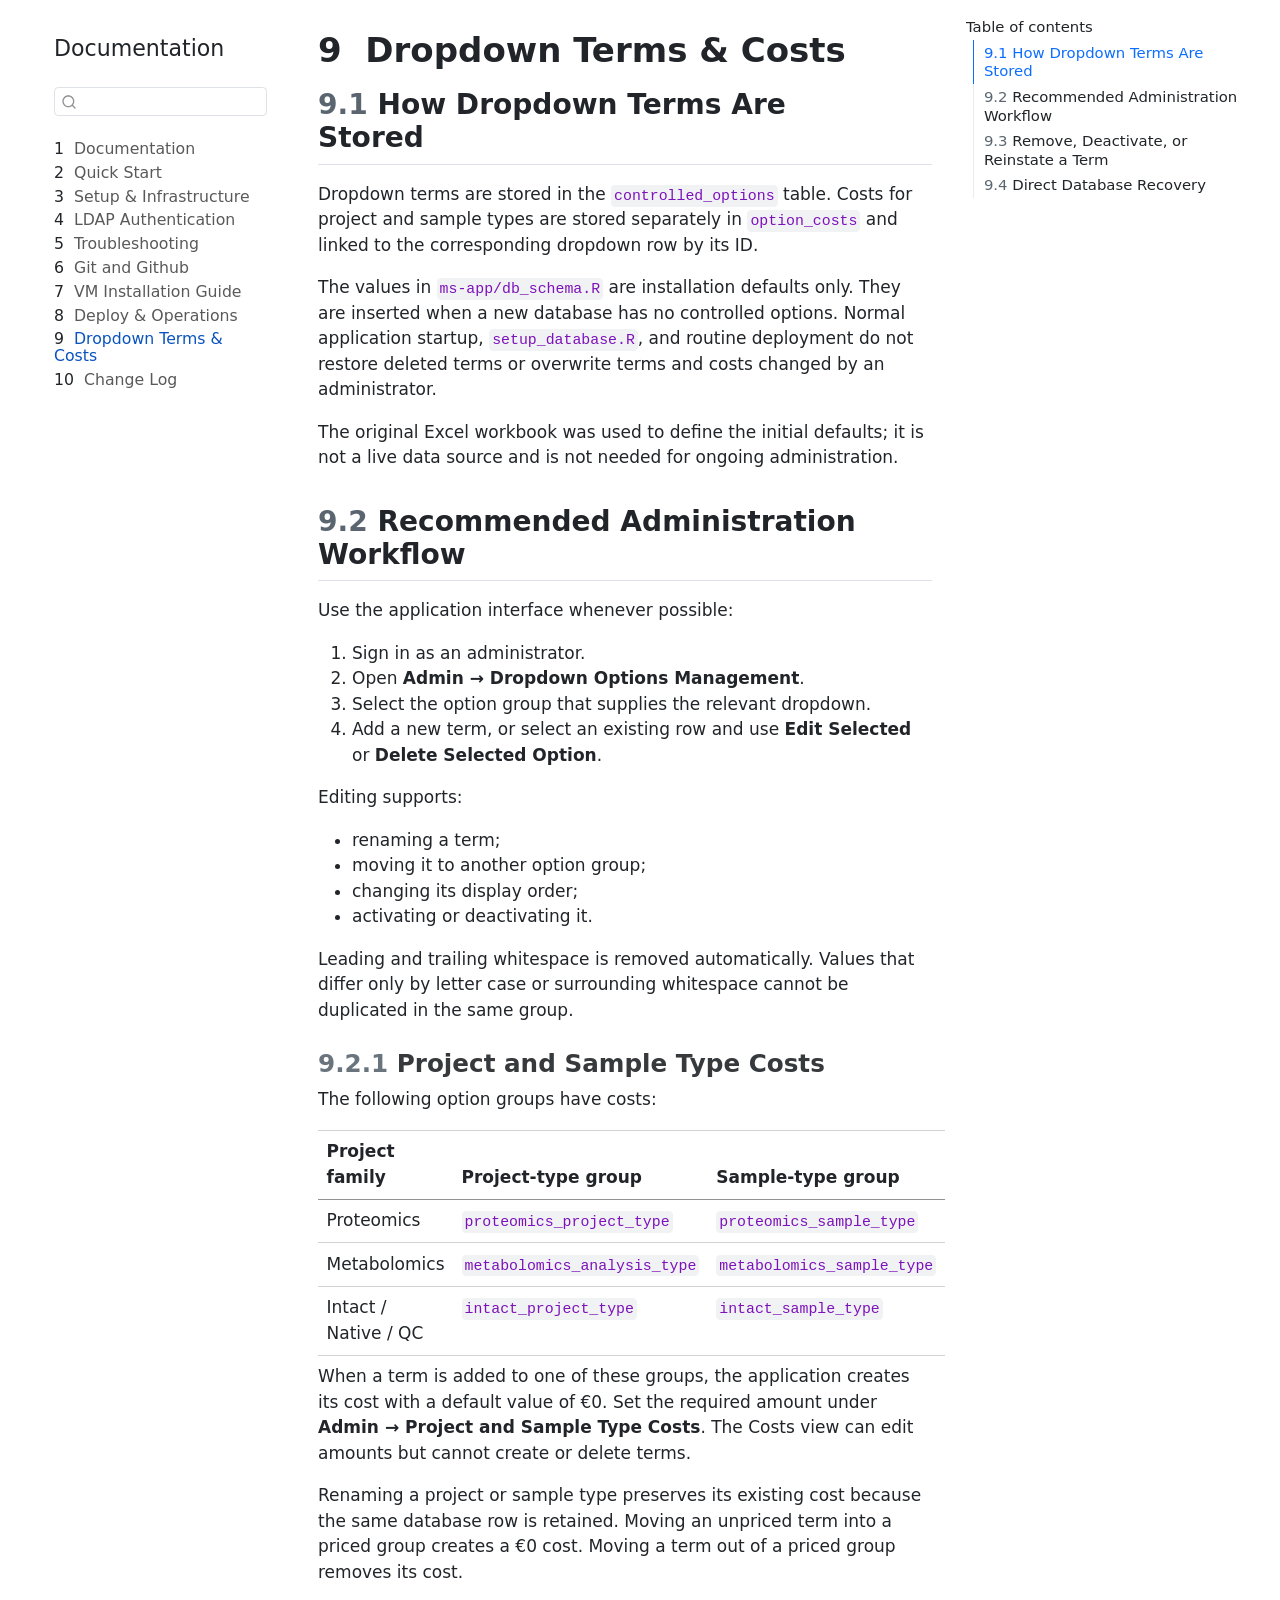
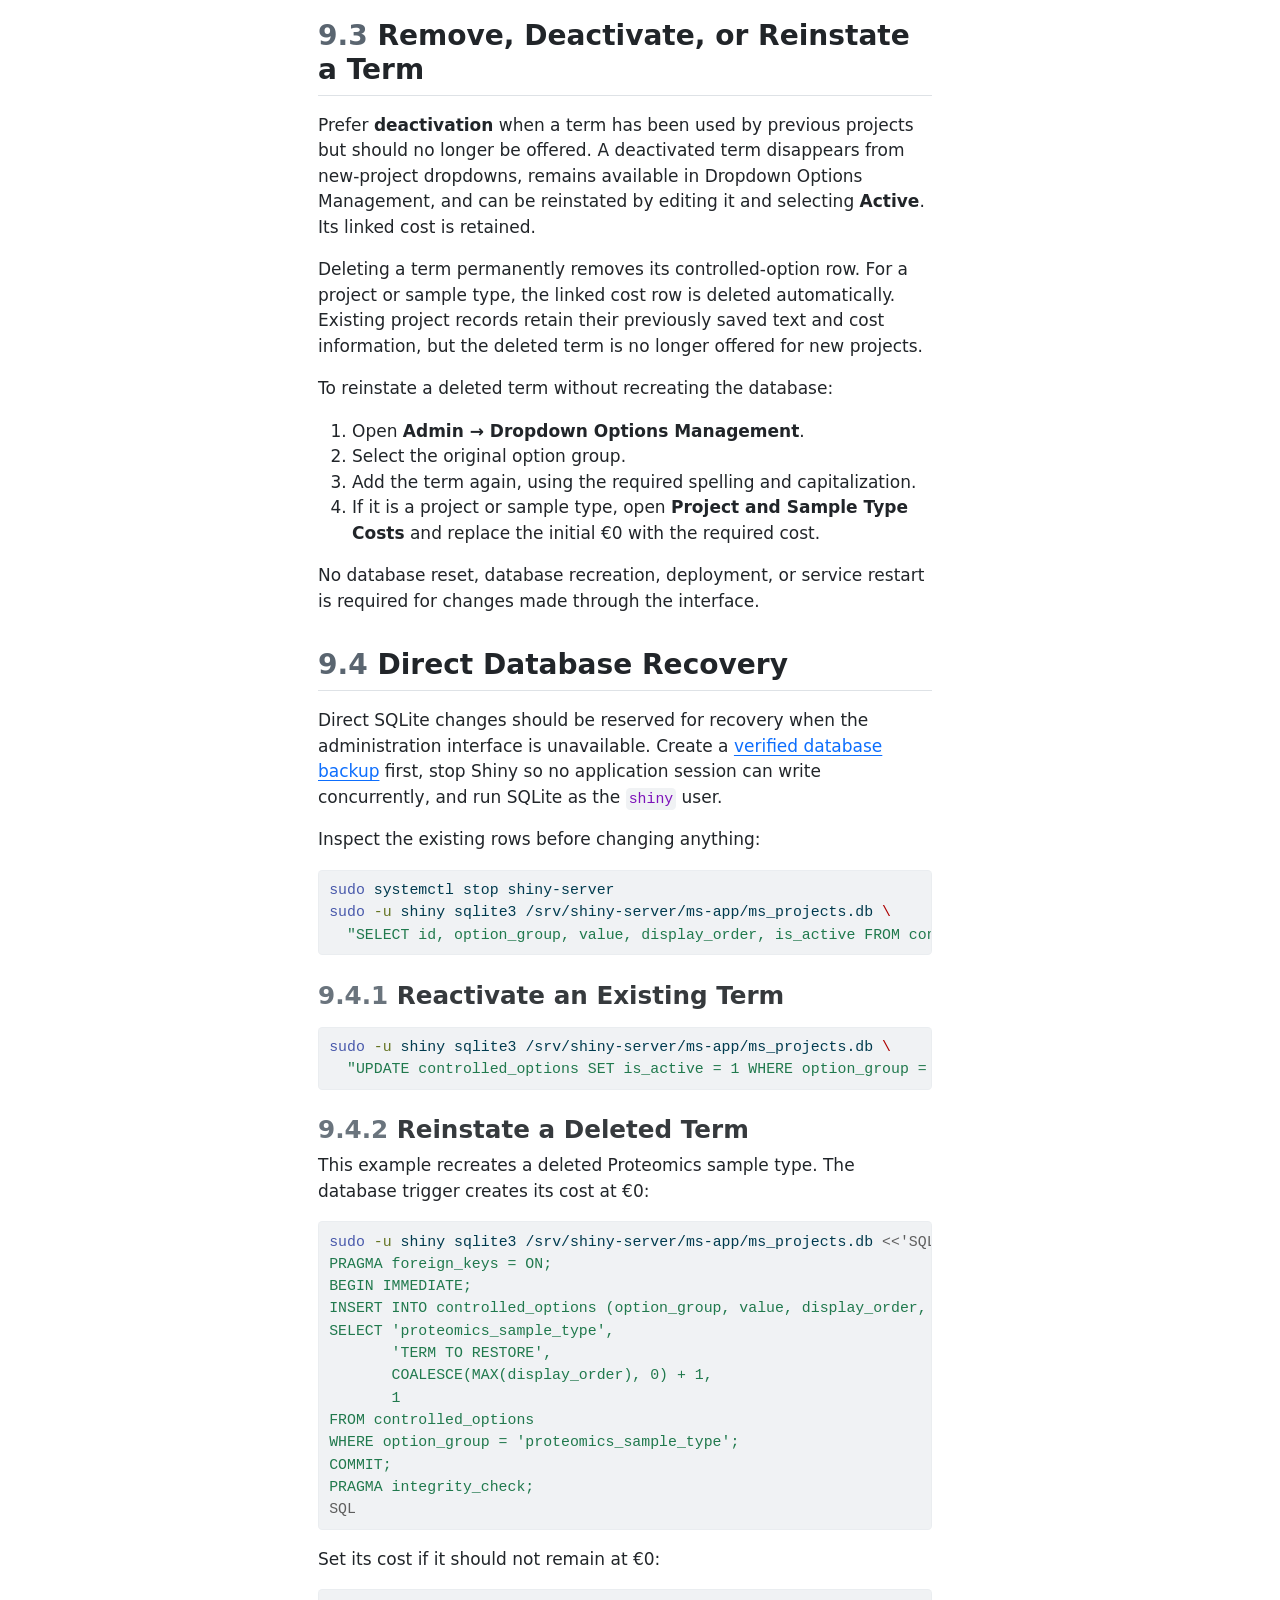
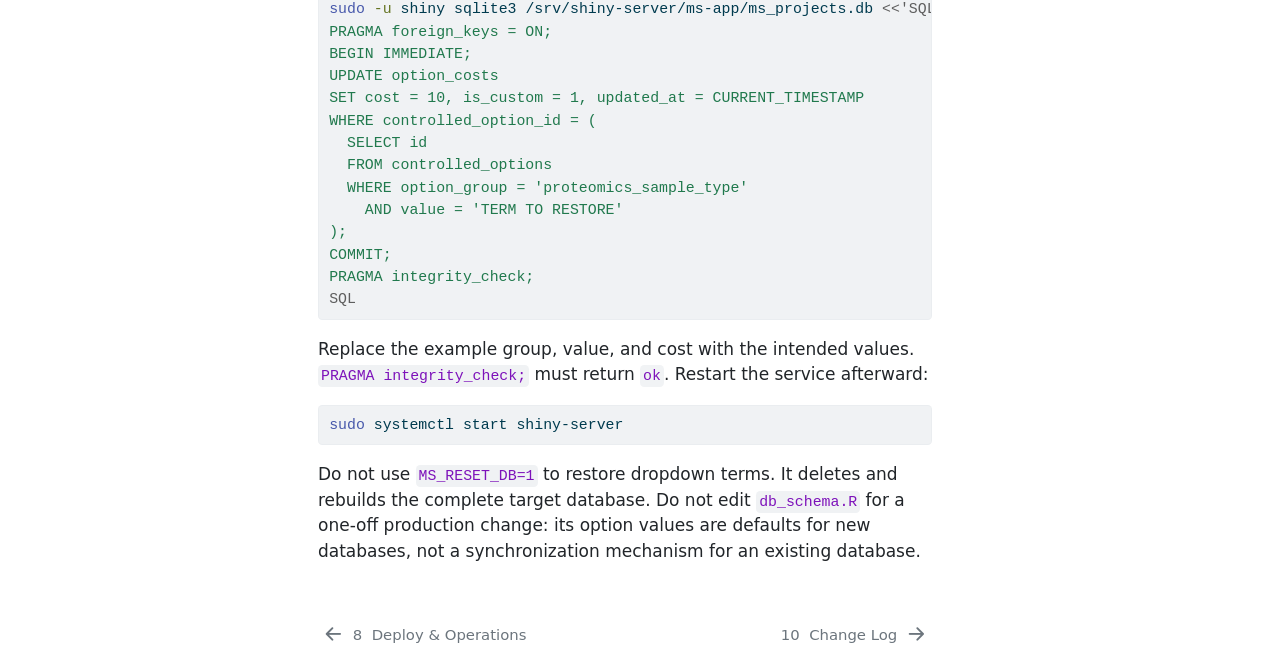
<file: chapters/dropdown-options.html>
<!DOCTYPE html>
<html xmlns="http://www.w3.org/1999/xhtml" lang="en" xml:lang="en"><head>

<meta charset="utf-8">
<meta name="generator" content="quarto-1.8.27">

<meta name="viewport" content="width=device-width, initial-scale=1.0, user-scalable=yes">


<title>9&nbsp; Dropdown Terms &amp; Costs – Documentation</title>
<style>
code{white-space: pre-wrap;}
span.smallcaps{font-variant: small-caps;}
div.columns{display: flex; gap: min(4vw, 1.5em);}
div.column{flex: auto; overflow-x: auto;}
div.hanging-indent{margin-left: 1.5em; text-indent: -1.5em;}
ul.task-list{list-style: none;}
ul.task-list li input[type="checkbox"] {
  width: 0.8em;
  margin: 0 0.8em 0.2em -1em; /* quarto-specific, see https://github.com/quarto-dev/quarto-cli/issues/4556 */ 
  vertical-align: middle;
}
/* CSS for syntax highlighting */
html { -webkit-text-size-adjust: 100%; }
pre > code.sourceCode { white-space: pre; position: relative; }
pre > code.sourceCode > span { display: inline-block; line-height: 1.25; }
pre > code.sourceCode > span:empty { height: 1.2em; }
.sourceCode { overflow: visible; }
code.sourceCode > span { color: inherit; text-decoration: inherit; }
div.sourceCode { margin: 1em 0; }
pre.sourceCode { margin: 0; }
@media screen {
div.sourceCode { overflow: auto; }
}
@media print {
pre > code.sourceCode { white-space: pre-wrap; }
pre > code.sourceCode > span { text-indent: -5em; padding-left: 5em; }
}
pre.numberSource code
  { counter-reset: source-line 0; }
pre.numberSource code > span
  { position: relative; left: -4em; counter-increment: source-line; }
pre.numberSource code > span > a:first-child::before
  { content: counter(source-line);
    position: relative; left: -1em; text-align: right; vertical-align: baseline;
    border: none; display: inline-block;
    -webkit-touch-callout: none; -webkit-user-select: none;
    -khtml-user-select: none; -moz-user-select: none;
    -ms-user-select: none; user-select: none;
    padding: 0 4px; width: 4em;
  }
pre.numberSource { margin-left: 3em;  padding-left: 4px; }
div.sourceCode
  {   }
@media screen {
pre > code.sourceCode > span > a:first-child::before { text-decoration: underline; }
}
</style>


<script src="../site_libs/quarto-nav/quarto-nav.js"></script>
<script src="../site_libs/quarto-nav/headroom.min.js"></script>
<script src="../site_libs/clipboard/clipboard.min.js"></script>
<script src="../site_libs/quarto-search/autocomplete.umd.js"></script>
<script src="../site_libs/quarto-search/fuse.min.js"></script>
<script src="../site_libs/quarto-search/quarto-search.js"></script>
<meta name="quarto:offset" content="../">
<link href="../chapters/change-log.html" rel="next">
<link href="../chapters/deploy-operations.html" rel="prev">
<script src="../site_libs/quarto-html/quarto.js" type="module"></script>
<script src="../site_libs/quarto-html/tabsets/tabsets.js" type="module"></script>
<script src="../site_libs/quarto-html/axe/axe-check.js" type="module"></script>
<script src="../site_libs/quarto-html/popper.min.js"></script>
<script src="../site_libs/quarto-html/tippy.umd.min.js"></script>
<script src="../site_libs/quarto-html/anchor.min.js"></script>
<link href="../site_libs/quarto-html/tippy.css" rel="stylesheet">
<link href="../site_libs/quarto-html/quarto-syntax-highlighting-ed96de9b727972fe78a7b5d16c58bf87.css" rel="stylesheet" id="quarto-text-highlighting-styles">
<script src="../site_libs/bootstrap/bootstrap.min.js"></script>
<link href="../site_libs/bootstrap/bootstrap-icons.css" rel="stylesheet">
<link href="../site_libs/bootstrap/bootstrap-9623013c3c0ef9cf97ef535d1795763e.min.css" rel="stylesheet" append-hash="true" id="quarto-bootstrap" data-mode="light">
<script id="quarto-search-options" type="application/json">{
  "location": "sidebar",
  "copy-button": false,
  "collapse-after": 3,
  "panel-placement": "start",
  "type": "textbox",
  "limit": 50,
  "keyboard-shortcut": [
    "f",
    "/",
    "s"
  ],
  "show-item-context": false,
  "language": {
    "search-no-results-text": "No results",
    "search-matching-documents-text": "matching documents",
    "search-copy-link-title": "Copy link to search",
    "search-hide-matches-text": "Hide additional matches",
    "search-more-match-text": "more match in this document",
    "search-more-matches-text": "more matches in this document",
    "search-clear-button-title": "Clear",
    "search-text-placeholder": "",
    "search-detached-cancel-button-title": "Cancel",
    "search-submit-button-title": "Submit",
    "search-label": "Search"
  }
}</script>


</head>

<body class="nav-sidebar floating quarto-light">

<div id="quarto-search-results"></div>
  <header id="quarto-header" class="headroom fixed-top">
  <nav class="quarto-secondary-nav">
    <div class="container-fluid d-flex">
      <button type="button" class="quarto-btn-toggle btn" data-bs-toggle="collapse" role="button" data-bs-target=".quarto-sidebar-collapse-item" aria-controls="quarto-sidebar" aria-expanded="false" aria-label="Toggle sidebar navigation" onclick="if (window.quartoToggleHeadroom) { window.quartoToggleHeadroom(); }">
        <i class="bi bi-layout-text-sidebar-reverse"></i>
      </button>
        <nav class="quarto-page-breadcrumbs" aria-label="breadcrumb"><ol class="breadcrumb"><li class="breadcrumb-item"><a href="../chapters/dropdown-options.html"><span class="chapter-number">9</span>&nbsp; <span class="chapter-title">Dropdown Terms &amp; Costs</span></a></li></ol></nav>
        <a class="flex-grow-1" role="navigation" data-bs-toggle="collapse" data-bs-target=".quarto-sidebar-collapse-item" aria-controls="quarto-sidebar" aria-expanded="false" aria-label="Toggle sidebar navigation" onclick="if (window.quartoToggleHeadroom) { window.quartoToggleHeadroom(); }">      
        </a>
      <button type="button" class="btn quarto-search-button" aria-label="Search" onclick="window.quartoOpenSearch();">
        <i class="bi bi-search"></i>
      </button>
    </div>
  </nav>
</header>
<!-- content -->
<div id="quarto-content" class="quarto-container page-columns page-rows-contents page-layout-article">
<!-- sidebar -->
  <nav id="quarto-sidebar" class="sidebar collapse collapse-horizontal quarto-sidebar-collapse-item sidebar-navigation floating overflow-auto">
    <div class="pt-lg-2 mt-2 text-left sidebar-header">
    <div class="sidebar-title mb-0 py-0">
      <a href="../">Documentation</a> 
    </div>
      </div>
        <div class="mt-2 flex-shrink-0 align-items-center">
        <div class="sidebar-search">
        <div id="quarto-search" class="" title="Search"></div>
        </div>
        </div>
    <div class="sidebar-menu-container"> 
    <ul class="list-unstyled mt-1">
        <li class="sidebar-item">
  <div class="sidebar-item-container"> 
  <a href="../index.html" class="sidebar-item-text sidebar-link">
 <span class="menu-text"><span class="chapter-number">1</span>&nbsp; <span class="chapter-title">Documentation</span></span></a>
  </div>
</li>
        <li class="sidebar-item">
  <div class="sidebar-item-container"> 
  <a href="../chapters/quick-start.html" class="sidebar-item-text sidebar-link">
 <span class="menu-text"><span class="chapter-number">2</span>&nbsp; <span class="chapter-title">Quick Start</span></span></a>
  </div>
</li>
        <li class="sidebar-item">
  <div class="sidebar-item-container"> 
  <a href="../chapters/setup-infrastructure.html" class="sidebar-item-text sidebar-link">
 <span class="menu-text"><span class="chapter-number">3</span>&nbsp; <span class="chapter-title">Setup &amp; Infrastructure</span></span></a>
  </div>
</li>
        <li class="sidebar-item">
  <div class="sidebar-item-container"> 
  <a href="../chapters/ldap-authentication.html" class="sidebar-item-text sidebar-link">
 <span class="menu-text"><span class="chapter-number">4</span>&nbsp; <span class="chapter-title">LDAP Authentication</span></span></a>
  </div>
</li>
        <li class="sidebar-item">
  <div class="sidebar-item-container"> 
  <a href="../chapters/troubleshooting.html" class="sidebar-item-text sidebar-link">
 <span class="menu-text"><span class="chapter-number">5</span>&nbsp; <span class="chapter-title">Troubleshooting</span></span></a>
  </div>
</li>
        <li class="sidebar-item">
  <div class="sidebar-item-container"> 
  <a href="../chapters/git-github.html" class="sidebar-item-text sidebar-link">
 <span class="menu-text"><span class="chapter-number">6</span>&nbsp; <span class="chapter-title">Git and Github</span></span></a>
  </div>
</li>
        <li class="sidebar-item">
  <div class="sidebar-item-container"> 
  <a href="../chapters/vm-installation.html" class="sidebar-item-text sidebar-link">
 <span class="menu-text"><span class="chapter-number">7</span>&nbsp; <span class="chapter-title">VM Installation Guide</span></span></a>
  </div>
</li>
        <li class="sidebar-item">
  <div class="sidebar-item-container"> 
  <a href="../chapters/deploy-operations.html" class="sidebar-item-text sidebar-link">
 <span class="menu-text"><span class="chapter-number">8</span>&nbsp; <span class="chapter-title">Deploy &amp; Operations</span></span></a>
  </div>
</li>
        <li class="sidebar-item">
  <div class="sidebar-item-container"> 
  <a href="../chapters/dropdown-options.html" class="sidebar-item-text sidebar-link active">
 <span class="menu-text"><span class="chapter-number">9</span>&nbsp; <span class="chapter-title">Dropdown Terms &amp; Costs</span></span></a>
  </div>
</li>
        <li class="sidebar-item">
  <div class="sidebar-item-container"> 
  <a href="../chapters/change-log.html" class="sidebar-item-text sidebar-link">
 <span class="menu-text"><span class="chapter-number">10</span>&nbsp; <span class="chapter-title">Change Log</span></span></a>
  </div>
</li>
    </ul>
    </div>
</nav>
<div id="quarto-sidebar-glass" class="quarto-sidebar-collapse-item" data-bs-toggle="collapse" data-bs-target=".quarto-sidebar-collapse-item"></div>
<!-- margin-sidebar -->
    <div id="quarto-margin-sidebar" class="sidebar margin-sidebar">
        <nav id="TOC" role="doc-toc" class="toc-active">
    <h2 id="toc-title">Table of contents</h2>
   
  <ul>
  <li><a href="#how-dropdown-terms-are-stored" id="toc-how-dropdown-terms-are-stored" class="nav-link active" data-scroll-target="#how-dropdown-terms-are-stored"><span class="header-section-number">9.1</span> How Dropdown Terms Are Stored</a></li>
  <li><a href="#recommended-administration-workflow" id="toc-recommended-administration-workflow" class="nav-link" data-scroll-target="#recommended-administration-workflow"><span class="header-section-number">9.2</span> Recommended Administration Workflow</a>
  <ul class="collapse">
  <li><a href="#project-and-sample-type-costs" id="toc-project-and-sample-type-costs" class="nav-link" data-scroll-target="#project-and-sample-type-costs"><span class="header-section-number">9.2.1</span> Project and Sample Type Costs</a></li>
  </ul></li>
  <li><a href="#remove-deactivate-or-reinstate-a-term" id="toc-remove-deactivate-or-reinstate-a-term" class="nav-link" data-scroll-target="#remove-deactivate-or-reinstate-a-term"><span class="header-section-number">9.3</span> Remove, Deactivate, or Reinstate a Term</a></li>
  <li><a href="#direct-database-recovery" id="toc-direct-database-recovery" class="nav-link" data-scroll-target="#direct-database-recovery"><span class="header-section-number">9.4</span> Direct Database Recovery</a>
  <ul class="collapse">
  <li><a href="#reactivate-an-existing-term" id="toc-reactivate-an-existing-term" class="nav-link" data-scroll-target="#reactivate-an-existing-term"><span class="header-section-number">9.4.1</span> Reactivate an Existing Term</a></li>
  <li><a href="#reinstate-a-deleted-term" id="toc-reinstate-a-deleted-term" class="nav-link" data-scroll-target="#reinstate-a-deleted-term"><span class="header-section-number">9.4.2</span> Reinstate a Deleted Term</a></li>
  </ul></li>
  </ul>
</nav>
    </div>
<!-- main -->
<main class="content" id="quarto-document-content">

<header id="title-block-header" class="quarto-title-block default">
<div class="quarto-title">
<h1 class="title"><span class="chapter-number">9</span>&nbsp; <span class="chapter-title">Dropdown Terms &amp; Costs</span></h1>
</div>



<div class="quarto-title-meta">

    
  
    
  </div>
  


</header>


<section id="how-dropdown-terms-are-stored" class="level2" data-number="9.1">
<h2 data-number="9.1" class="anchored" data-anchor-id="how-dropdown-terms-are-stored"><span class="header-section-number">9.1</span> How Dropdown Terms Are Stored</h2>
<p>Dropdown terms are stored in the <code>controlled_options</code> table. Costs for project and sample types are stored separately in <code>option_costs</code> and linked to the corresponding dropdown row by its ID.</p>
<p>The values in <code>ms-app/db_schema.R</code> are installation defaults only. They are inserted when a new database has no controlled options. Normal application startup, <code>setup_database.R</code>, and routine deployment do not restore deleted terms or overwrite terms and costs changed by an administrator.</p>
<p>The original Excel workbook was used to define the initial defaults; it is not a live data source and is not needed for ongoing administration.</p>
</section>
<section id="recommended-administration-workflow" class="level2" data-number="9.2">
<h2 data-number="9.2" class="anchored" data-anchor-id="recommended-administration-workflow"><span class="header-section-number">9.2</span> Recommended Administration Workflow</h2>
<p>Use the application interface whenever possible:</p>
<ol type="1">
<li>Sign in as an administrator.</li>
<li>Open <strong>Admin → Dropdown Options Management</strong>.</li>
<li>Select the option group that supplies the relevant dropdown.</li>
<li>Add a new term, or select an existing row and use <strong>Edit Selected</strong> or <strong>Delete Selected Option</strong>.</li>
</ol>
<p>Editing supports:</p>
<ul>
<li>renaming a term;</li>
<li>moving it to another option group;</li>
<li>changing its display order;</li>
<li>activating or deactivating it.</li>
</ul>
<p>Leading and trailing whitespace is removed automatically. Values that differ only by letter case or surrounding whitespace cannot be duplicated in the same group.</p>
<section id="project-and-sample-type-costs" class="level3" data-number="9.2.1">
<h3 data-number="9.2.1" class="anchored" data-anchor-id="project-and-sample-type-costs"><span class="header-section-number">9.2.1</span> Project and Sample Type Costs</h3>
<p>The following option groups have costs:</p>
<table class="caption-top table">
<colgroup>
<col style="width: 33%">
<col style="width: 33%">
<col style="width: 33%">
</colgroup>
<thead>
<tr class="header">
<th>Project family</th>
<th>Project-type group</th>
<th>Sample-type group</th>
</tr>
</thead>
<tbody>
<tr class="odd">
<td>Proteomics</td>
<td><code>proteomics_project_type</code></td>
<td><code>proteomics_sample_type</code></td>
</tr>
<tr class="even">
<td>Metabolomics</td>
<td><code>metabolomics_analysis_type</code></td>
<td><code>metabolomics_sample_type</code></td>
</tr>
<tr class="odd">
<td>Intact / Native / QC</td>
<td><code>intact_project_type</code></td>
<td><code>intact_sample_type</code></td>
</tr>
</tbody>
</table>
<p>When a term is added to one of these groups, the application creates its cost with a default value of €0. Set the required amount under <strong>Admin → Project and Sample Type Costs</strong>. The Costs view can edit amounts but cannot create or delete terms.</p>
<p>Renaming a project or sample type preserves its existing cost because the same database row is retained. Moving an unpriced term into a priced group creates a €0 cost. Moving a term out of a priced group removes its cost.</p>
</section>
</section>
<section id="remove-deactivate-or-reinstate-a-term" class="level2" data-number="9.3">
<h2 data-number="9.3" class="anchored" data-anchor-id="remove-deactivate-or-reinstate-a-term"><span class="header-section-number">9.3</span> Remove, Deactivate, or Reinstate a Term</h2>
<p>Prefer <strong>deactivation</strong> when a term has been used by previous projects but should no longer be offered. A deactivated term disappears from new-project dropdowns, remains available in Dropdown Options Management, and can be reinstated by editing it and selecting <strong>Active</strong>. Its linked cost is retained.</p>
<p>Deleting a term permanently removes its controlled-option row. For a project or sample type, the linked cost row is deleted automatically. Existing project records retain their previously saved text and cost information, but the deleted term is no longer offered for new projects.</p>
<p>To reinstate a deleted term without recreating the database:</p>
<ol type="1">
<li>Open <strong>Admin → Dropdown Options Management</strong>.</li>
<li>Select the original option group.</li>
<li>Add the term again, using the required spelling and capitalization.</li>
<li>If it is a project or sample type, open <strong>Project and Sample Type Costs</strong> and replace the initial €0 with the required cost.</li>
</ol>
<p>No database reset, database recreation, deployment, or service restart is required for changes made through the interface.</p>
</section>
<section id="direct-database-recovery" class="level2" data-number="9.4">
<h2 data-number="9.4" class="anchored" data-anchor-id="direct-database-recovery"><span class="header-section-number">9.4</span> Direct Database Recovery</h2>
<p>Direct SQLite changes should be reserved for recovery when the administration interface is unavailable. Create a <a href="../chapters/deploy-operations.html#database-backup-and-exact-recovery">verified database backup</a> first, stop Shiny so no application session can write concurrently, and run SQLite as the <code>shiny</code> user.</p>
<p>Inspect the existing rows before changing anything:</p>
<div class="code-copy-outer-scaffold"><div class="sourceCode" id="cb1"><pre class="sourceCode bash code-with-copy"><code class="sourceCode bash"><span id="cb1-1"><a href="#cb1-1" aria-hidden="true" tabindex="-1"></a><span class="fu">sudo</span> systemctl stop shiny-server</span>
<span id="cb1-2"><a href="#cb1-2" aria-hidden="true" tabindex="-1"></a><span class="fu">sudo</span> <span class="at">-u</span> shiny sqlite3 /srv/shiny-server/ms-app/ms_projects.db <span class="dt">\</span></span>
<span id="cb1-3"><a href="#cb1-3" aria-hidden="true" tabindex="-1"></a>  <span class="st">"SELECT id, option_group, value, display_order, is_active FROM controlled_options ORDER BY option_group, display_order, value;"</span></span></code></pre></div><button title="Copy to Clipboard" class="code-copy-button"><i class="bi"></i></button></div>
<section id="reactivate-an-existing-term" class="level3" data-number="9.4.1">
<h3 data-number="9.4.1" class="anchored" data-anchor-id="reactivate-an-existing-term"><span class="header-section-number">9.4.1</span> Reactivate an Existing Term</h3>
<div class="code-copy-outer-scaffold"><div class="sourceCode" id="cb2"><pre class="sourceCode bash code-with-copy"><code class="sourceCode bash"><span id="cb2-1"><a href="#cb2-1" aria-hidden="true" tabindex="-1"></a><span class="fu">sudo</span> <span class="at">-u</span> shiny sqlite3 /srv/shiny-server/ms-app/ms_projects.db <span class="dt">\</span></span>
<span id="cb2-2"><a href="#cb2-2" aria-hidden="true" tabindex="-1"></a>  <span class="st">"UPDATE controlled_options SET is_active = 1 WHERE option_group = 'proteomics_sample_type' AND value = 'TERM TO RESTORE';"</span></span></code></pre></div><button title="Copy to Clipboard" class="code-copy-button"><i class="bi"></i></button></div>
</section>
<section id="reinstate-a-deleted-term" class="level3" data-number="9.4.2">
<h3 data-number="9.4.2" class="anchored" data-anchor-id="reinstate-a-deleted-term"><span class="header-section-number">9.4.2</span> Reinstate a Deleted Term</h3>
<p>This example recreates a deleted Proteomics sample type. The database trigger creates its cost at €0:</p>
<div class="code-copy-outer-scaffold"><div class="sourceCode" id="cb3"><pre class="sourceCode bash code-with-copy"><code class="sourceCode bash"><span id="cb3-1"><a href="#cb3-1" aria-hidden="true" tabindex="-1"></a><span class="fu">sudo</span> <span class="at">-u</span> shiny sqlite3 /srv/shiny-server/ms-app/ms_projects.db <span class="op">&lt;&lt;'SQL'</span></span>
<span id="cb3-2"><a href="#cb3-2" aria-hidden="true" tabindex="-1"></a><span class="st">PRAGMA foreign_keys = ON;</span></span>
<span id="cb3-3"><a href="#cb3-3" aria-hidden="true" tabindex="-1"></a><span class="st">BEGIN IMMEDIATE;</span></span>
<span id="cb3-4"><a href="#cb3-4" aria-hidden="true" tabindex="-1"></a><span class="st">INSERT INTO controlled_options (option_group, value, display_order, is_active)</span></span>
<span id="cb3-5"><a href="#cb3-5" aria-hidden="true" tabindex="-1"></a><span class="st">SELECT 'proteomics_sample_type',</span></span>
<span id="cb3-6"><a href="#cb3-6" aria-hidden="true" tabindex="-1"></a><span class="st">       'TERM TO RESTORE',</span></span>
<span id="cb3-7"><a href="#cb3-7" aria-hidden="true" tabindex="-1"></a><span class="st">       COALESCE(MAX(display_order), 0) + 1,</span></span>
<span id="cb3-8"><a href="#cb3-8" aria-hidden="true" tabindex="-1"></a><span class="st">       1</span></span>
<span id="cb3-9"><a href="#cb3-9" aria-hidden="true" tabindex="-1"></a><span class="st">FROM controlled_options</span></span>
<span id="cb3-10"><a href="#cb3-10" aria-hidden="true" tabindex="-1"></a><span class="st">WHERE option_group = 'proteomics_sample_type';</span></span>
<span id="cb3-11"><a href="#cb3-11" aria-hidden="true" tabindex="-1"></a><span class="st">COMMIT;</span></span>
<span id="cb3-12"><a href="#cb3-12" aria-hidden="true" tabindex="-1"></a><span class="st">PRAGMA integrity_check;</span></span>
<span id="cb3-13"><a href="#cb3-13" aria-hidden="true" tabindex="-1"></a><span class="op">SQL</span></span></code></pre></div><button title="Copy to Clipboard" class="code-copy-button"><i class="bi"></i></button></div>
<p>Set its cost if it should not remain at €0:</p>
<div class="code-copy-outer-scaffold"><div class="sourceCode" id="cb4"><pre class="sourceCode bash code-with-copy"><code class="sourceCode bash"><span id="cb4-1"><a href="#cb4-1" aria-hidden="true" tabindex="-1"></a><span class="fu">sudo</span> <span class="at">-u</span> shiny sqlite3 /srv/shiny-server/ms-app/ms_projects.db <span class="op">&lt;&lt;'SQL'</span></span>
<span id="cb4-2"><a href="#cb4-2" aria-hidden="true" tabindex="-1"></a><span class="st">PRAGMA foreign_keys = ON;</span></span>
<span id="cb4-3"><a href="#cb4-3" aria-hidden="true" tabindex="-1"></a><span class="st">BEGIN IMMEDIATE;</span></span>
<span id="cb4-4"><a href="#cb4-4" aria-hidden="true" tabindex="-1"></a><span class="st">UPDATE option_costs</span></span>
<span id="cb4-5"><a href="#cb4-5" aria-hidden="true" tabindex="-1"></a><span class="st">SET cost = 10, is_custom = 1, updated_at = CURRENT_TIMESTAMP</span></span>
<span id="cb4-6"><a href="#cb4-6" aria-hidden="true" tabindex="-1"></a><span class="st">WHERE controlled_option_id = (</span></span>
<span id="cb4-7"><a href="#cb4-7" aria-hidden="true" tabindex="-1"></a><span class="st">  SELECT id</span></span>
<span id="cb4-8"><a href="#cb4-8" aria-hidden="true" tabindex="-1"></a><span class="st">  FROM controlled_options</span></span>
<span id="cb4-9"><a href="#cb4-9" aria-hidden="true" tabindex="-1"></a><span class="st">  WHERE option_group = 'proteomics_sample_type'</span></span>
<span id="cb4-10"><a href="#cb4-10" aria-hidden="true" tabindex="-1"></a><span class="st">    AND value = 'TERM TO RESTORE'</span></span>
<span id="cb4-11"><a href="#cb4-11" aria-hidden="true" tabindex="-1"></a><span class="st">);</span></span>
<span id="cb4-12"><a href="#cb4-12" aria-hidden="true" tabindex="-1"></a><span class="st">COMMIT;</span></span>
<span id="cb4-13"><a href="#cb4-13" aria-hidden="true" tabindex="-1"></a><span class="st">PRAGMA integrity_check;</span></span>
<span id="cb4-14"><a href="#cb4-14" aria-hidden="true" tabindex="-1"></a><span class="op">SQL</span></span></code></pre></div><button title="Copy to Clipboard" class="code-copy-button"><i class="bi"></i></button></div>
<p>Replace the example group, value, and cost with the intended values. <code>PRAGMA integrity_check;</code> must return <code>ok</code>. Restart the service afterward:</p>
<div class="code-copy-outer-scaffold"><div class="sourceCode" id="cb5"><pre class="sourceCode bash code-with-copy"><code class="sourceCode bash"><span id="cb5-1"><a href="#cb5-1" aria-hidden="true" tabindex="-1"></a><span class="fu">sudo</span> systemctl start shiny-server</span></code></pre></div><button title="Copy to Clipboard" class="code-copy-button"><i class="bi"></i></button></div>
<p>Do not use <code>MS_RESET_DB=1</code> to restore dropdown terms. It deletes and rebuilds the complete target database. Do not edit <code>db_schema.R</code> for a one-off production change: its option values are defaults for new databases, not a synchronization mechanism for an existing database.</p>


</section>
</section>

</main> <!-- /main -->
<script id="quarto-html-after-body" type="application/javascript">
  window.document.addEventListener("DOMContentLoaded", function (event) {
    const icon = "";
    const anchorJS = new window.AnchorJS();
    anchorJS.options = {
      placement: 'right',
      icon: icon
    };
    anchorJS.add('.anchored');
    const isCodeAnnotation = (el) => {
      for (const clz of el.classList) {
        if (clz.startsWith('code-annotation-')) {                     
          return true;
        }
      }
      return false;
    }
    const onCopySuccess = function(e) {
      // button target
      const button = e.trigger;
      // don't keep focus
      button.blur();
      // flash "checked"
      button.classList.add('code-copy-button-checked');
      var currentTitle = button.getAttribute("title");
      button.setAttribute("title", "Copied!");
      let tooltip;
      if (window.bootstrap) {
        button.setAttribute("data-bs-toggle", "tooltip");
        button.setAttribute("data-bs-placement", "left");
        button.setAttribute("data-bs-title", "Copied!");
        tooltip = new bootstrap.Tooltip(button, 
          { trigger: "manual", 
            customClass: "code-copy-button-tooltip",
            offset: [0, -8]});
        tooltip.show();    
      }
      setTimeout(function() {
        if (tooltip) {
          tooltip.hide();
          button.removeAttribute("data-bs-title");
          button.removeAttribute("data-bs-toggle");
          button.removeAttribute("data-bs-placement");
        }
        button.setAttribute("title", currentTitle);
        button.classList.remove('code-copy-button-checked');
      }, 1000);
      // clear code selection
      e.clearSelection();
    }
    const getTextToCopy = function(trigger) {
      const outerScaffold = trigger.parentElement.cloneNode(true);
      const codeEl = outerScaffold.querySelector('code');
      for (const childEl of codeEl.children) {
        if (isCodeAnnotation(childEl)) {
          childEl.remove();
        }
      }
      return codeEl.innerText;
    }
    const clipboard = new window.ClipboardJS('.code-copy-button:not([data-in-quarto-modal])', {
      text: getTextToCopy
    });
    clipboard.on('success', onCopySuccess);
    if (window.document.getElementById('quarto-embedded-source-code-modal')) {
      const clipboardModal = new window.ClipboardJS('.code-copy-button[data-in-quarto-modal]', {
        text: getTextToCopy,
        container: window.document.getElementById('quarto-embedded-source-code-modal')
      });
      clipboardModal.on('success', onCopySuccess);
    }
      var localhostRegex = new RegExp(/^(?:http|https):\/\/localhost\:?[0-9]*\//);
      var mailtoRegex = new RegExp(/^mailto:/);
        var filterRegex = new RegExp('/' + window.location.host + '/');
      var isInternal = (href) => {
          return filterRegex.test(href) || localhostRegex.test(href) || mailtoRegex.test(href);
      }
      // Inspect non-navigation links and adorn them if external
     var links = window.document.querySelectorAll('a[href]:not(.nav-link):not(.navbar-brand):not(.toc-action):not(.sidebar-link):not(.sidebar-item-toggle):not(.pagination-link):not(.no-external):not([aria-hidden]):not(.dropdown-item):not(.quarto-navigation-tool):not(.about-link)');
      for (var i=0; i<links.length; i++) {
        const link = links[i];
        if (!isInternal(link.href)) {
          // undo the damage that might have been done by quarto-nav.js in the case of
          // links that we want to consider external
          if (link.dataset.originalHref !== undefined) {
            link.href = link.dataset.originalHref;
          }
            // target, if specified
            link.setAttribute("target", "_blank");
            if (link.getAttribute("rel") === null) {
              link.setAttribute("rel", "noopener");
            }
            // default icon
            link.classList.add("external");
        }
      }
    function tippyHover(el, contentFn, onTriggerFn, onUntriggerFn) {
      const config = {
        allowHTML: true,
        maxWidth: 500,
        delay: 100,
        arrow: false,
        appendTo: function(el) {
            return el.parentElement;
        },
        interactive: true,
        interactiveBorder: 10,
        theme: 'quarto',
        placement: 'bottom-start',
      };
      if (contentFn) {
        config.content = contentFn;
      }
      if (onTriggerFn) {
        config.onTrigger = onTriggerFn;
      }
      if (onUntriggerFn) {
        config.onUntrigger = onUntriggerFn;
      }
      window.tippy(el, config); 
    }
    const noterefs = window.document.querySelectorAll('a[role="doc-noteref"]');
    for (var i=0; i<noterefs.length; i++) {
      const ref = noterefs[i];
      tippyHover(ref, function() {
        // use id or data attribute instead here
        let href = ref.getAttribute('data-footnote-href') || ref.getAttribute('href');
        try { href = new URL(href).hash; } catch {}
        const id = href.replace(/^#\/?/, "");
        const note = window.document.getElementById(id);
        if (note) {
          return note.innerHTML;
        } else {
          return "";
        }
      });
    }
    const xrefs = window.document.querySelectorAll('a.quarto-xref');
    const processXRef = (id, note) => {
      // Strip column container classes
      const stripColumnClz = (el) => {
        el.classList.remove("page-full", "page-columns");
        if (el.children) {
          for (const child of el.children) {
            stripColumnClz(child);
          }
        }
      }
      stripColumnClz(note)
      if (id === null || id.startsWith('sec-')) {
        // Special case sections, only their first couple elements
        const container = document.createElement("div");
        if (note.children && note.children.length > 2) {
          container.appendChild(note.children[0].cloneNode(true));
          for (let i = 1; i < note.children.length; i++) {
            const child = note.children[i];
            if (child.tagName === "P" && child.innerText === "") {
              continue;
            } else {
              container.appendChild(child.cloneNode(true));
              break;
            }
          }
          if (window.Quarto?.typesetMath) {
            window.Quarto.typesetMath(container);
          }
          return container.innerHTML
        } else {
          if (window.Quarto?.typesetMath) {
            window.Quarto.typesetMath(note);
          }
          return note.innerHTML;
        }
      } else {
        // Remove any anchor links if they are present
        const anchorLink = note.querySelector('a.anchorjs-link');
        if (anchorLink) {
          anchorLink.remove();
        }
        if (window.Quarto?.typesetMath) {
          window.Quarto.typesetMath(note);
        }
        if (note.classList.contains("callout")) {
          return note.outerHTML;
        } else {
          return note.innerHTML;
        }
      }
    }
    for (var i=0; i<xrefs.length; i++) {
      const xref = xrefs[i];
      tippyHover(xref, undefined, function(instance) {
        instance.disable();
        let url = xref.getAttribute('href');
        let hash = undefined; 
        if (url.startsWith('#')) {
          hash = url;
        } else {
          try { hash = new URL(url).hash; } catch {}
        }
        if (hash) {
          const id = hash.replace(/^#\/?/, "");
          const note = window.document.getElementById(id);
          if (note !== null) {
            try {
              const html = processXRef(id, note.cloneNode(true));
              instance.setContent(html);
            } finally {
              instance.enable();
              instance.show();
            }
          } else {
            // See if we can fetch this
            fetch(url.split('#')[0])
            .then(res => res.text())
            .then(html => {
              const parser = new DOMParser();
              const htmlDoc = parser.parseFromString(html, "text/html");
              const note = htmlDoc.getElementById(id);
              if (note !== null) {
                const html = processXRef(id, note);
                instance.setContent(html);
              } 
            }).finally(() => {
              instance.enable();
              instance.show();
            });
          }
        } else {
          // See if we can fetch a full url (with no hash to target)
          // This is a special case and we should probably do some content thinning / targeting
          fetch(url)
          .then(res => res.text())
          .then(html => {
            const parser = new DOMParser();
            const htmlDoc = parser.parseFromString(html, "text/html");
            const note = htmlDoc.querySelector('main.content');
            if (note !== null) {
              // This should only happen for chapter cross references
              // (since there is no id in the URL)
              // remove the first header
              if (note.children.length > 0 && note.children[0].tagName === "HEADER") {
                note.children[0].remove();
              }
              const html = processXRef(null, note);
              instance.setContent(html);
            } 
          }).finally(() => {
            instance.enable();
            instance.show();
          });
        }
      }, function(instance) {
      });
    }
        let selectedAnnoteEl;
        const selectorForAnnotation = ( cell, annotation) => {
          let cellAttr = 'data-code-cell="' + cell + '"';
          let lineAttr = 'data-code-annotation="' +  annotation + '"';
          const selector = 'span[' + cellAttr + '][' + lineAttr + ']';
          return selector;
        }
        const selectCodeLines = (annoteEl) => {
          const doc = window.document;
          const targetCell = annoteEl.getAttribute("data-target-cell");
          const targetAnnotation = annoteEl.getAttribute("data-target-annotation");
          const annoteSpan = window.document.querySelector(selectorForAnnotation(targetCell, targetAnnotation));
          const lines = annoteSpan.getAttribute("data-code-lines").split(",");
          const lineIds = lines.map((line) => {
            return targetCell + "-" + line;
          })
          let top = null;
          let height = null;
          let parent = null;
          if (lineIds.length > 0) {
              //compute the position of the single el (top and bottom and make a div)
              const el = window.document.getElementById(lineIds[0]);
              top = el.offsetTop;
              height = el.offsetHeight;
              parent = el.parentElement.parentElement;
            if (lineIds.length > 1) {
              const lastEl = window.document.getElementById(lineIds[lineIds.length - 1]);
              const bottom = lastEl.offsetTop + lastEl.offsetHeight;
              height = bottom - top;
            }
            if (top !== null && height !== null && parent !== null) {
              // cook up a div (if necessary) and position it 
              let div = window.document.getElementById("code-annotation-line-highlight");
              if (div === null) {
                div = window.document.createElement("div");
                div.setAttribute("id", "code-annotation-line-highlight");
                div.style.position = 'absolute';
                parent.appendChild(div);
              }
              div.style.top = top - 2 + "px";
              div.style.height = height + 4 + "px";
              div.style.left = 0;
              let gutterDiv = window.document.getElementById("code-annotation-line-highlight-gutter");
              if (gutterDiv === null) {
                gutterDiv = window.document.createElement("div");
                gutterDiv.setAttribute("id", "code-annotation-line-highlight-gutter");
                gutterDiv.style.position = 'absolute';
                const codeCell = window.document.getElementById(targetCell);
                const gutter = codeCell.querySelector('.code-annotation-gutter');
                gutter.appendChild(gutterDiv);
              }
              gutterDiv.style.top = top - 2 + "px";
              gutterDiv.style.height = height + 4 + "px";
            }
            selectedAnnoteEl = annoteEl;
          }
        };
        const unselectCodeLines = () => {
          const elementsIds = ["code-annotation-line-highlight", "code-annotation-line-highlight-gutter"];
          elementsIds.forEach((elId) => {
            const div = window.document.getElementById(elId);
            if (div) {
              div.remove();
            }
          });
          selectedAnnoteEl = undefined;
        };
          // Handle positioning of the toggle
      window.addEventListener(
        "resize",
        throttle(() => {
          elRect = undefined;
          if (selectedAnnoteEl) {
            selectCodeLines(selectedAnnoteEl);
          }
        }, 10)
      );
      function throttle(fn, ms) {
      let throttle = false;
      let timer;
        return (...args) => {
          if(!throttle) { // first call gets through
              fn.apply(this, args);
              throttle = true;
          } else { // all the others get throttled
              if(timer) clearTimeout(timer); // cancel #2
              timer = setTimeout(() => {
                fn.apply(this, args);
                timer = throttle = false;
              }, ms);
          }
        };
      }
        // Attach click handler to the DT
        const annoteDls = window.document.querySelectorAll('dt[data-target-cell]');
        for (const annoteDlNode of annoteDls) {
          annoteDlNode.addEventListener('click', (event) => {
            const clickedEl = event.target;
            if (clickedEl !== selectedAnnoteEl) {
              unselectCodeLines();
              const activeEl = window.document.querySelector('dt[data-target-cell].code-annotation-active');
              if (activeEl) {
                activeEl.classList.remove('code-annotation-active');
              }
              selectCodeLines(clickedEl);
              clickedEl.classList.add('code-annotation-active');
            } else {
              // Unselect the line
              unselectCodeLines();
              clickedEl.classList.remove('code-annotation-active');
            }
          });
        }
    const findCites = (el) => {
      const parentEl = el.parentElement;
      if (parentEl) {
        const cites = parentEl.dataset.cites;
        if (cites) {
          return {
            el,
            cites: cites.split(' ')
          };
        } else {
          return findCites(el.parentElement)
        }
      } else {
        return undefined;
      }
    };
    var bibliorefs = window.document.querySelectorAll('a[role="doc-biblioref"]');
    for (var i=0; i<bibliorefs.length; i++) {
      const ref = bibliorefs[i];
      const citeInfo = findCites(ref);
      if (citeInfo) {
        tippyHover(citeInfo.el, function() {
          var popup = window.document.createElement('div');
          citeInfo.cites.forEach(function(cite) {
            var citeDiv = window.document.createElement('div');
            citeDiv.classList.add('hanging-indent');
            citeDiv.classList.add('csl-entry');
            var biblioDiv = window.document.getElementById('ref-' + cite);
            if (biblioDiv) {
              citeDiv.innerHTML = biblioDiv.innerHTML;
            }
            popup.appendChild(citeDiv);
          });
          return popup.innerHTML;
        });
      }
    }
  });
  </script>
<nav class="page-navigation">
  <div class="nav-page nav-page-previous">
      <a href="../chapters/deploy-operations.html" class="pagination-link" aria-label="Deploy &amp; Operations">
        <i class="bi bi-arrow-left-short"></i> <span class="nav-page-text"><span class="chapter-number">8</span>&nbsp; <span class="chapter-title">Deploy &amp; Operations</span></span>
      </a>          
  </div>
  <div class="nav-page nav-page-next">
      <a href="../chapters/change-log.html" class="pagination-link" aria-label="Change Log">
        <span class="nav-page-text"><span class="chapter-number">10</span>&nbsp; <span class="chapter-title">Change Log</span></span> <i class="bi bi-arrow-right-short"></i>
      </a>
  </div>
</nav>
</div> <!-- /content -->




</body></html>
</file>
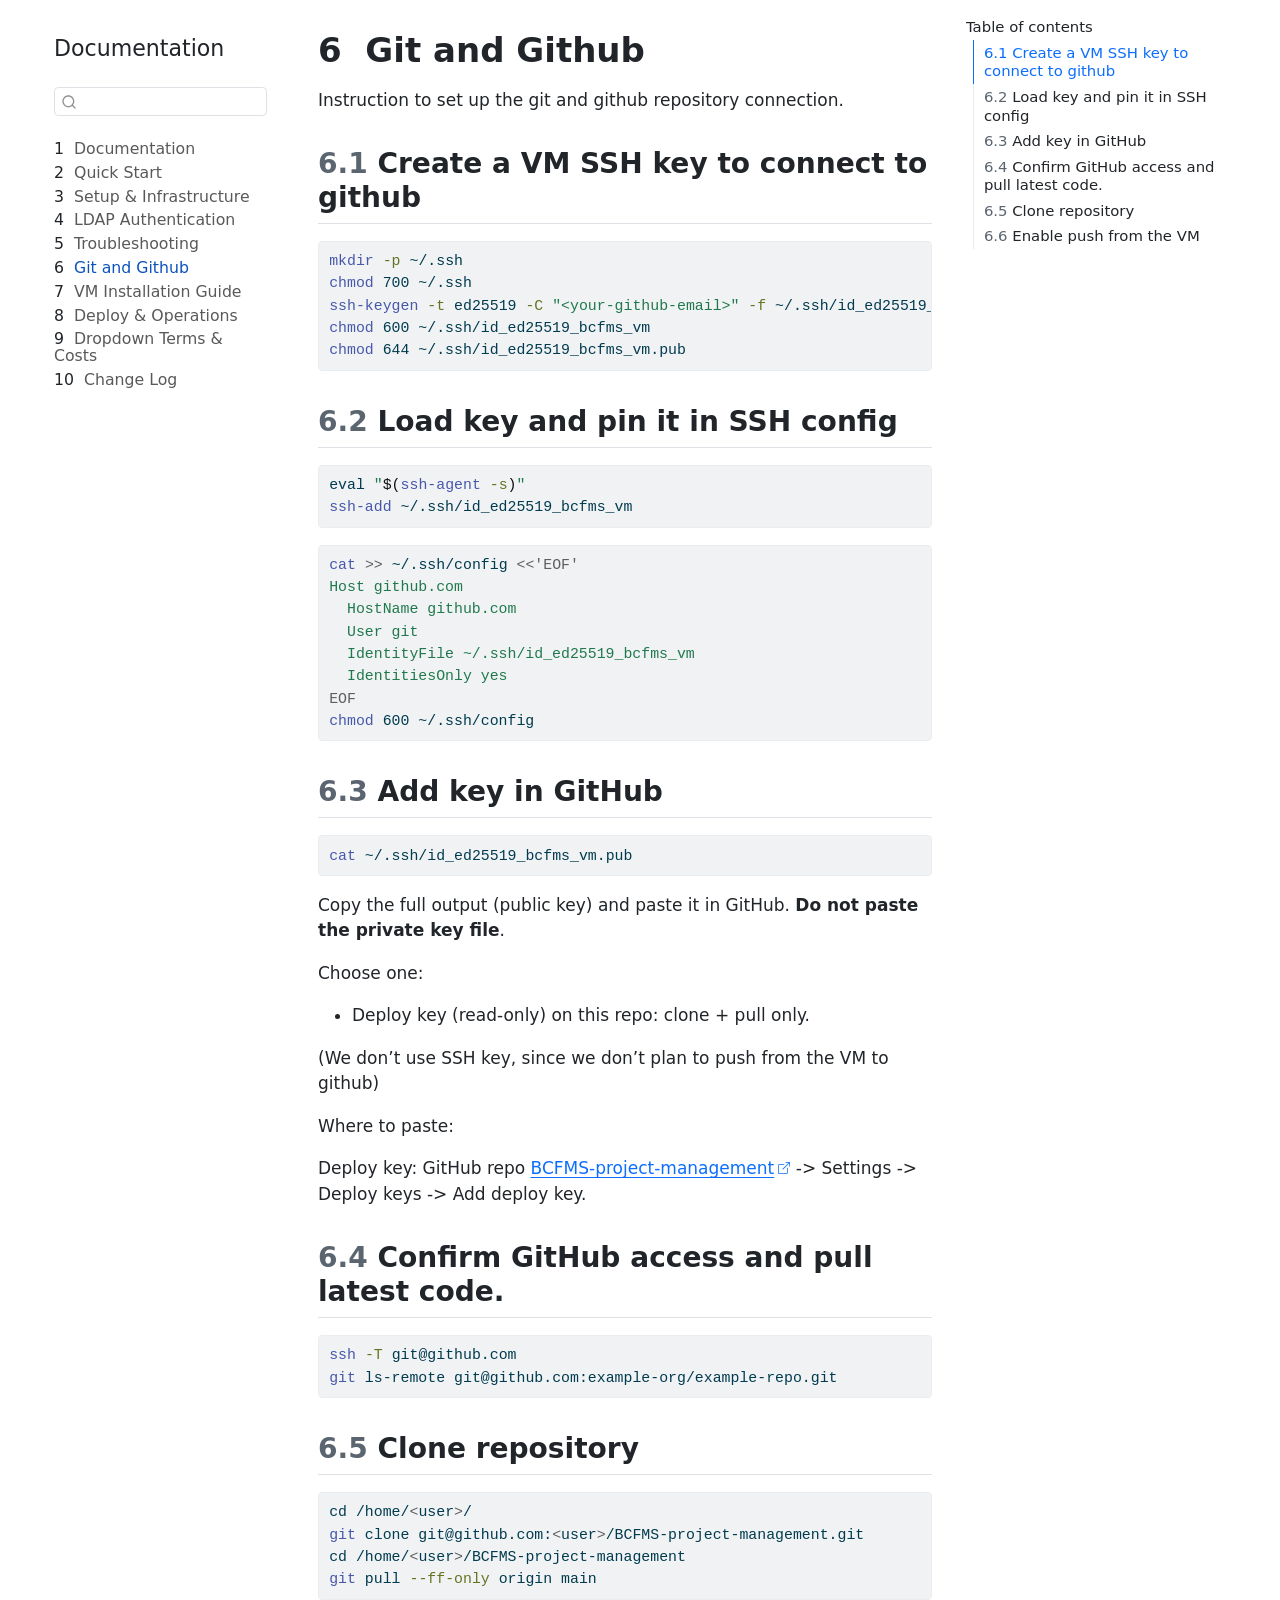
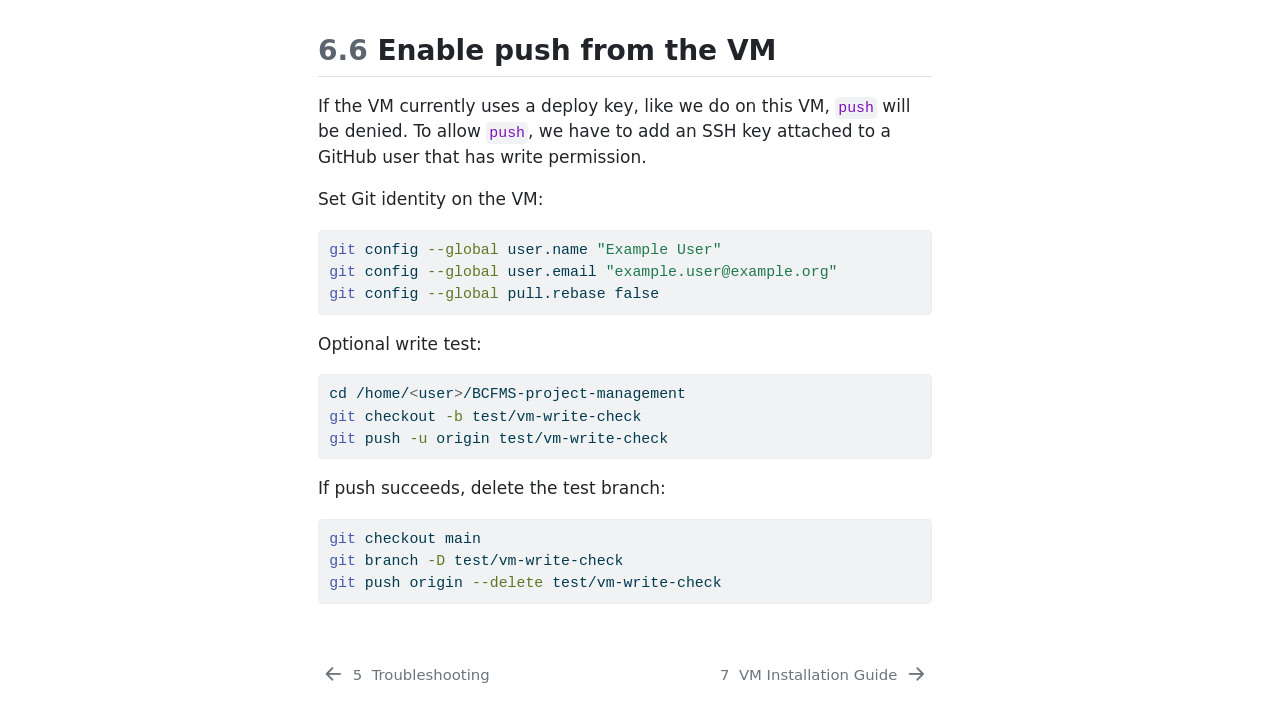
<file: chapters/git-github.html>
<!DOCTYPE html>
<html xmlns="http://www.w3.org/1999/xhtml" lang="en" xml:lang="en"><head>

<meta charset="utf-8">
<meta name="generator" content="quarto-1.8.27">

<meta name="viewport" content="width=device-width, initial-scale=1.0, user-scalable=yes">


<title>6&nbsp; Git and Github – Documentation</title>
<style>
code{white-space: pre-wrap;}
span.smallcaps{font-variant: small-caps;}
div.columns{display: flex; gap: min(4vw, 1.5em);}
div.column{flex: auto; overflow-x: auto;}
div.hanging-indent{margin-left: 1.5em; text-indent: -1.5em;}
ul.task-list{list-style: none;}
ul.task-list li input[type="checkbox"] {
  width: 0.8em;
  margin: 0 0.8em 0.2em -1em; /* quarto-specific, see https://github.com/quarto-dev/quarto-cli/issues/4556 */ 
  vertical-align: middle;
}
/* CSS for syntax highlighting */
html { -webkit-text-size-adjust: 100%; }
pre > code.sourceCode { white-space: pre; position: relative; }
pre > code.sourceCode > span { display: inline-block; line-height: 1.25; }
pre > code.sourceCode > span:empty { height: 1.2em; }
.sourceCode { overflow: visible; }
code.sourceCode > span { color: inherit; text-decoration: inherit; }
div.sourceCode { margin: 1em 0; }
pre.sourceCode { margin: 0; }
@media screen {
div.sourceCode { overflow: auto; }
}
@media print {
pre > code.sourceCode { white-space: pre-wrap; }
pre > code.sourceCode > span { text-indent: -5em; padding-left: 5em; }
}
pre.numberSource code
  { counter-reset: source-line 0; }
pre.numberSource code > span
  { position: relative; left: -4em; counter-increment: source-line; }
pre.numberSource code > span > a:first-child::before
  { content: counter(source-line);
    position: relative; left: -1em; text-align: right; vertical-align: baseline;
    border: none; display: inline-block;
    -webkit-touch-callout: none; -webkit-user-select: none;
    -khtml-user-select: none; -moz-user-select: none;
    -ms-user-select: none; user-select: none;
    padding: 0 4px; width: 4em;
  }
pre.numberSource { margin-left: 3em;  padding-left: 4px; }
div.sourceCode
  {   }
@media screen {
pre > code.sourceCode > span > a:first-child::before { text-decoration: underline; }
}
</style>


<script src="../site_libs/quarto-nav/quarto-nav.js"></script>
<script src="../site_libs/quarto-nav/headroom.min.js"></script>
<script src="../site_libs/clipboard/clipboard.min.js"></script>
<script src="../site_libs/quarto-search/autocomplete.umd.js"></script>
<script src="../site_libs/quarto-search/fuse.min.js"></script>
<script src="../site_libs/quarto-search/quarto-search.js"></script>
<meta name="quarto:offset" content="../">
<link href="../chapters/vm-installation.html" rel="next">
<link href="../chapters/troubleshooting.html" rel="prev">
<script src="../site_libs/quarto-html/quarto.js" type="module"></script>
<script src="../site_libs/quarto-html/tabsets/tabsets.js" type="module"></script>
<script src="../site_libs/quarto-html/axe/axe-check.js" type="module"></script>
<script src="../site_libs/quarto-html/popper.min.js"></script>
<script src="../site_libs/quarto-html/tippy.umd.min.js"></script>
<script src="../site_libs/quarto-html/anchor.min.js"></script>
<link href="../site_libs/quarto-html/tippy.css" rel="stylesheet">
<link href="../site_libs/quarto-html/quarto-syntax-highlighting-ed96de9b727972fe78a7b5d16c58bf87.css" rel="stylesheet" id="quarto-text-highlighting-styles">
<script src="../site_libs/bootstrap/bootstrap.min.js"></script>
<link href="../site_libs/bootstrap/bootstrap-icons.css" rel="stylesheet">
<link href="../site_libs/bootstrap/bootstrap-9623013c3c0ef9cf97ef535d1795763e.min.css" rel="stylesheet" append-hash="true" id="quarto-bootstrap" data-mode="light">
<script id="quarto-search-options" type="application/json">{
  "location": "sidebar",
  "copy-button": false,
  "collapse-after": 3,
  "panel-placement": "start",
  "type": "textbox",
  "limit": 50,
  "keyboard-shortcut": [
    "f",
    "/",
    "s"
  ],
  "show-item-context": false,
  "language": {
    "search-no-results-text": "No results",
    "search-matching-documents-text": "matching documents",
    "search-copy-link-title": "Copy link to search",
    "search-hide-matches-text": "Hide additional matches",
    "search-more-match-text": "more match in this document",
    "search-more-matches-text": "more matches in this document",
    "search-clear-button-title": "Clear",
    "search-text-placeholder": "",
    "search-detached-cancel-button-title": "Cancel",
    "search-submit-button-title": "Submit",
    "search-label": "Search"
  }
}</script>


</head>

<body class="nav-sidebar floating quarto-light">

<div id="quarto-search-results"></div>
  <header id="quarto-header" class="headroom fixed-top">
  <nav class="quarto-secondary-nav">
    <div class="container-fluid d-flex">
      <button type="button" class="quarto-btn-toggle btn" data-bs-toggle="collapse" role="button" data-bs-target=".quarto-sidebar-collapse-item" aria-controls="quarto-sidebar" aria-expanded="false" aria-label="Toggle sidebar navigation" onclick="if (window.quartoToggleHeadroom) { window.quartoToggleHeadroom(); }">
        <i class="bi bi-layout-text-sidebar-reverse"></i>
      </button>
        <nav class="quarto-page-breadcrumbs" aria-label="breadcrumb"><ol class="breadcrumb"><li class="breadcrumb-item"><a href="../chapters/git-github.html"><span class="chapter-number">6</span>&nbsp; <span class="chapter-title">Git and Github</span></a></li></ol></nav>
        <a class="flex-grow-1" role="navigation" data-bs-toggle="collapse" data-bs-target=".quarto-sidebar-collapse-item" aria-controls="quarto-sidebar" aria-expanded="false" aria-label="Toggle sidebar navigation" onclick="if (window.quartoToggleHeadroom) { window.quartoToggleHeadroom(); }">      
        </a>
      <button type="button" class="btn quarto-search-button" aria-label="Search" onclick="window.quartoOpenSearch();">
        <i class="bi bi-search"></i>
      </button>
    </div>
  </nav>
</header>
<!-- content -->
<div id="quarto-content" class="quarto-container page-columns page-rows-contents page-layout-article">
<!-- sidebar -->
  <nav id="quarto-sidebar" class="sidebar collapse collapse-horizontal quarto-sidebar-collapse-item sidebar-navigation floating overflow-auto">
    <div class="pt-lg-2 mt-2 text-left sidebar-header">
    <div class="sidebar-title mb-0 py-0">
      <a href="../">Documentation</a> 
    </div>
      </div>
        <div class="mt-2 flex-shrink-0 align-items-center">
        <div class="sidebar-search">
        <div id="quarto-search" class="" title="Search"></div>
        </div>
        </div>
    <div class="sidebar-menu-container"> 
    <ul class="list-unstyled mt-1">
        <li class="sidebar-item">
  <div class="sidebar-item-container"> 
  <a href="../index.html" class="sidebar-item-text sidebar-link">
 <span class="menu-text"><span class="chapter-number">1</span>&nbsp; <span class="chapter-title">Documentation</span></span></a>
  </div>
</li>
        <li class="sidebar-item">
  <div class="sidebar-item-container"> 
  <a href="../chapters/quick-start.html" class="sidebar-item-text sidebar-link">
 <span class="menu-text"><span class="chapter-number">2</span>&nbsp; <span class="chapter-title">Quick Start</span></span></a>
  </div>
</li>
        <li class="sidebar-item">
  <div class="sidebar-item-container"> 
  <a href="../chapters/setup-infrastructure.html" class="sidebar-item-text sidebar-link">
 <span class="menu-text"><span class="chapter-number">3</span>&nbsp; <span class="chapter-title">Setup &amp; Infrastructure</span></span></a>
  </div>
</li>
        <li class="sidebar-item">
  <div class="sidebar-item-container"> 
  <a href="../chapters/ldap-authentication.html" class="sidebar-item-text sidebar-link">
 <span class="menu-text"><span class="chapter-number">4</span>&nbsp; <span class="chapter-title">LDAP Authentication</span></span></a>
  </div>
</li>
        <li class="sidebar-item">
  <div class="sidebar-item-container"> 
  <a href="../chapters/troubleshooting.html" class="sidebar-item-text sidebar-link">
 <span class="menu-text"><span class="chapter-number">5</span>&nbsp; <span class="chapter-title">Troubleshooting</span></span></a>
  </div>
</li>
        <li class="sidebar-item">
  <div class="sidebar-item-container"> 
  <a href="../chapters/git-github.html" class="sidebar-item-text sidebar-link active">
 <span class="menu-text"><span class="chapter-number">6</span>&nbsp; <span class="chapter-title">Git and Github</span></span></a>
  </div>
</li>
        <li class="sidebar-item">
  <div class="sidebar-item-container"> 
  <a href="../chapters/vm-installation.html" class="sidebar-item-text sidebar-link">
 <span class="menu-text"><span class="chapter-number">7</span>&nbsp; <span class="chapter-title">VM Installation Guide</span></span></a>
  </div>
</li>
        <li class="sidebar-item">
  <div class="sidebar-item-container"> 
  <a href="../chapters/deploy-operations.html" class="sidebar-item-text sidebar-link">
 <span class="menu-text"><span class="chapter-number">8</span>&nbsp; <span class="chapter-title">Deploy &amp; Operations</span></span></a>
  </div>
</li>
        <li class="sidebar-item">
  <div class="sidebar-item-container"> 
  <a href="../chapters/dropdown-options.html" class="sidebar-item-text sidebar-link">
 <span class="menu-text"><span class="chapter-number">9</span>&nbsp; <span class="chapter-title">Dropdown Terms &amp; Costs</span></span></a>
  </div>
</li>
        <li class="sidebar-item">
  <div class="sidebar-item-container"> 
  <a href="../chapters/change-log.html" class="sidebar-item-text sidebar-link">
 <span class="menu-text"><span class="chapter-number">10</span>&nbsp; <span class="chapter-title">Change Log</span></span></a>
  </div>
</li>
    </ul>
    </div>
</nav>
<div id="quarto-sidebar-glass" class="quarto-sidebar-collapse-item" data-bs-toggle="collapse" data-bs-target=".quarto-sidebar-collapse-item"></div>
<!-- margin-sidebar -->
    <div id="quarto-margin-sidebar" class="sidebar margin-sidebar">
        <nav id="TOC" role="doc-toc" class="toc-active">
    <h2 id="toc-title">Table of contents</h2>
   
  <ul>
  <li><a href="#create-a-vm-ssh-key-to-connect-to-github" id="toc-create-a-vm-ssh-key-to-connect-to-github" class="nav-link active" data-scroll-target="#create-a-vm-ssh-key-to-connect-to-github"><span class="header-section-number">6.1</span> Create a VM SSH key to connect to github</a></li>
  <li><a href="#load-key-and-pin-it-in-ssh-config" id="toc-load-key-and-pin-it-in-ssh-config" class="nav-link" data-scroll-target="#load-key-and-pin-it-in-ssh-config"><span class="header-section-number">6.2</span> Load key and pin it in SSH config</a></li>
  <li><a href="#add-key-in-github" id="toc-add-key-in-github" class="nav-link" data-scroll-target="#add-key-in-github"><span class="header-section-number">6.3</span> Add key in GitHub</a></li>
  <li><a href="#confirm-github-access-and-pull-latest-code." id="toc-confirm-github-access-and-pull-latest-code." class="nav-link" data-scroll-target="#confirm-github-access-and-pull-latest-code."><span class="header-section-number">6.4</span> Confirm GitHub access and pull latest code.</a></li>
  <li><a href="#clone-repository" id="toc-clone-repository" class="nav-link" data-scroll-target="#clone-repository"><span class="header-section-number">6.5</span> Clone repository</a></li>
  <li><a href="#enable-push-from-the-vm" id="toc-enable-push-from-the-vm" class="nav-link" data-scroll-target="#enable-push-from-the-vm"><span class="header-section-number">6.6</span> Enable push from the VM</a></li>
  </ul>
</nav>
    </div>
<!-- main -->
<main class="content" id="quarto-document-content">

<header id="title-block-header" class="quarto-title-block default">
<div class="quarto-title">
<h1 class="title"><span class="chapter-number">6</span>&nbsp; <span class="chapter-title">Git and Github</span></h1>
</div>



<div class="quarto-title-meta">

    
  
    
  </div>
  


</header>


<p>Instruction to set up the git and github repository connection.</p>
<section id="create-a-vm-ssh-key-to-connect-to-github" class="level2" data-number="6.1">
<h2 data-number="6.1" class="anchored" data-anchor-id="create-a-vm-ssh-key-to-connect-to-github"><span class="header-section-number">6.1</span> Create a VM SSH key to connect to github</h2>
<div class="code-copy-outer-scaffold"><div class="sourceCode" id="cb1"><pre class="sourceCode bash code-with-copy"><code class="sourceCode bash"><span id="cb1-1"><a href="#cb1-1" aria-hidden="true" tabindex="-1"></a><span class="fu">mkdir</span> <span class="at">-p</span> ~/.ssh</span>
<span id="cb1-2"><a href="#cb1-2" aria-hidden="true" tabindex="-1"></a><span class="fu">chmod</span> 700 ~/.ssh</span>
<span id="cb1-3"><a href="#cb1-3" aria-hidden="true" tabindex="-1"></a><span class="fu">ssh-keygen</span> <span class="at">-t</span> ed25519 <span class="at">-C</span> <span class="st">"&lt;your-github-email&gt;"</span> <span class="at">-f</span> ~/.ssh/id_ed25519_bcfms_vm</span>
<span id="cb1-4"><a href="#cb1-4" aria-hidden="true" tabindex="-1"></a><span class="fu">chmod</span> 600 ~/.ssh/id_ed25519_bcfms_vm</span>
<span id="cb1-5"><a href="#cb1-5" aria-hidden="true" tabindex="-1"></a><span class="fu">chmod</span> 644 ~/.ssh/id_ed25519_bcfms_vm.pub</span></code></pre></div><button title="Copy to Clipboard" class="code-copy-button"><i class="bi"></i></button></div>
</section>
<section id="load-key-and-pin-it-in-ssh-config" class="level2" data-number="6.2">
<h2 data-number="6.2" class="anchored" data-anchor-id="load-key-and-pin-it-in-ssh-config"><span class="header-section-number">6.2</span> Load key and pin it in SSH config</h2>
<div class="code-copy-outer-scaffold"><div class="sourceCode" id="cb2"><pre class="sourceCode bash code-with-copy"><code class="sourceCode bash"><span id="cb2-1"><a href="#cb2-1" aria-hidden="true" tabindex="-1"></a><span class="bu">eval</span> <span class="st">"</span><span class="va">$(</span><span class="fu">ssh-agent</span> <span class="at">-s</span><span class="va">)</span><span class="st">"</span></span>
<span id="cb2-2"><a href="#cb2-2" aria-hidden="true" tabindex="-1"></a><span class="fu">ssh-add</span> ~/.ssh/id_ed25519_bcfms_vm</span></code></pre></div><button title="Copy to Clipboard" class="code-copy-button"><i class="bi"></i></button></div>
<div class="code-copy-outer-scaffold"><div class="sourceCode" id="cb3"><pre class="sourceCode bash code-with-copy"><code class="sourceCode bash"><span id="cb3-1"><a href="#cb3-1" aria-hidden="true" tabindex="-1"></a><span class="fu">cat</span> <span class="op">&gt;&gt;</span> ~/.ssh/config <span class="op">&lt;&lt;'EOF'</span></span>
<span id="cb3-2"><a href="#cb3-2" aria-hidden="true" tabindex="-1"></a><span class="st">Host github.com</span></span>
<span id="cb3-3"><a href="#cb3-3" aria-hidden="true" tabindex="-1"></a><span class="st">  HostName github.com</span></span>
<span id="cb3-4"><a href="#cb3-4" aria-hidden="true" tabindex="-1"></a><span class="st">  User git</span></span>
<span id="cb3-5"><a href="#cb3-5" aria-hidden="true" tabindex="-1"></a><span class="st">  IdentityFile ~/.ssh/id_ed25519_bcfms_vm</span></span>
<span id="cb3-6"><a href="#cb3-6" aria-hidden="true" tabindex="-1"></a><span class="st">  IdentitiesOnly yes</span></span>
<span id="cb3-7"><a href="#cb3-7" aria-hidden="true" tabindex="-1"></a><span class="op">EOF</span></span>
<span id="cb3-8"><a href="#cb3-8" aria-hidden="true" tabindex="-1"></a><span class="fu">chmod</span> 600 ~/.ssh/config</span></code></pre></div><button title="Copy to Clipboard" class="code-copy-button"><i class="bi"></i></button></div>
</section>
<section id="add-key-in-github" class="level2" data-number="6.3">
<h2 data-number="6.3" class="anchored" data-anchor-id="add-key-in-github"><span class="header-section-number">6.3</span> Add key in GitHub</h2>
<div class="code-copy-outer-scaffold"><div class="sourceCode" id="cb4"><pre class="sourceCode bash code-with-copy"><code class="sourceCode bash"><span id="cb4-1"><a href="#cb4-1" aria-hidden="true" tabindex="-1"></a><span class="fu">cat</span> ~/.ssh/id_ed25519_bcfms_vm.pub</span></code></pre></div><button title="Copy to Clipboard" class="code-copy-button"><i class="bi"></i></button></div>
<p>Copy the full output (public key) and paste it in GitHub. <strong>Do not paste the private key file</strong>.</p>
<p>Choose one:</p>
<ul>
<li>Deploy key (read-only) on this repo: clone + pull only.</li>
</ul>
<p>(We don’t use SSH key, since we don’t plan to push from the VM to github)</p>
<p>Where to paste:</p>
<p>Deploy key: GitHub repo <a href="https://github.com/yeroslaviz/BCFMS-project-management">BCFMS-project-management</a> -&gt; Settings -&gt; Deploy keys -&gt; Add deploy key.</p>
</section>
<section id="confirm-github-access-and-pull-latest-code." class="level2" data-number="6.4">
<h2 data-number="6.4" class="anchored" data-anchor-id="confirm-github-access-and-pull-latest-code."><span class="header-section-number">6.4</span> Confirm GitHub access and pull latest code.</h2>
<div class="code-copy-outer-scaffold"><div class="sourceCode" id="cb5"><pre class="sourceCode bash code-with-copy"><code class="sourceCode bash"><span id="cb5-1"><a href="#cb5-1" aria-hidden="true" tabindex="-1"></a><span class="fu">ssh</span> <span class="at">-T</span> git@github.com</span>
<span id="cb5-2"><a href="#cb5-2" aria-hidden="true" tabindex="-1"></a><span class="fu">git</span> ls-remote git@github.com:example-org/example-repo.git</span></code></pre></div><button title="Copy to Clipboard" class="code-copy-button"><i class="bi"></i></button></div>
</section>
<section id="clone-repository" class="level2" data-number="6.5">
<h2 data-number="6.5" class="anchored" data-anchor-id="clone-repository"><span class="header-section-number">6.5</span> Clone repository</h2>
<div class="code-copy-outer-scaffold"><div class="sourceCode" id="cb6"><pre class="sourceCode bash code-with-copy"><code class="sourceCode bash"><span id="cb6-1"><a href="#cb6-1" aria-hidden="true" tabindex="-1"></a><span class="bu">cd</span> /home/<span class="op">&lt;</span>user<span class="op">&gt;</span>/</span>
<span id="cb6-2"><a href="#cb6-2" aria-hidden="true" tabindex="-1"></a><span class="fu">git</span> clone git@github.com:<span class="op">&lt;</span>user<span class="op">&gt;</span>/BCFMS-project-management.git</span>
<span id="cb6-3"><a href="#cb6-3" aria-hidden="true" tabindex="-1"></a><span class="bu">cd</span> /home/<span class="op">&lt;</span>user<span class="op">&gt;</span>/BCFMS-project-management</span>
<span id="cb6-4"><a href="#cb6-4" aria-hidden="true" tabindex="-1"></a><span class="fu">git</span> pull <span class="at">--ff-only</span> origin main</span></code></pre></div><button title="Copy to Clipboard" class="code-copy-button"><i class="bi"></i></button></div>
</section>
<section id="enable-push-from-the-vm" class="level2" data-number="6.6">
<h2 data-number="6.6" class="anchored" data-anchor-id="enable-push-from-the-vm"><span class="header-section-number">6.6</span> Enable push from the VM</h2>
<p>If the VM currently uses a deploy key, like we do on this VM, <code>push</code> will be denied. To allow <code>push</code>, we have to add an SSH key attached to a GitHub user that has write permission.</p>
<p>Set Git identity on the VM:</p>
<div class="code-copy-outer-scaffold"><div class="sourceCode" id="cb7"><pre class="sourceCode bash code-with-copy"><code class="sourceCode bash"><span id="cb7-1"><a href="#cb7-1" aria-hidden="true" tabindex="-1"></a><span class="fu">git</span> config <span class="at">--global</span> user.name <span class="st">"Example User"</span></span>
<span id="cb7-2"><a href="#cb7-2" aria-hidden="true" tabindex="-1"></a><span class="fu">git</span> config <span class="at">--global</span> user.email <span class="st">"example.user@example.org"</span></span>
<span id="cb7-3"><a href="#cb7-3" aria-hidden="true" tabindex="-1"></a><span class="fu">git</span> config <span class="at">--global</span> pull.rebase false</span></code></pre></div><button title="Copy to Clipboard" class="code-copy-button"><i class="bi"></i></button></div>
<p>Optional write test:</p>
<div class="code-copy-outer-scaffold"><div class="sourceCode" id="cb8"><pre class="sourceCode bash code-with-copy"><code class="sourceCode bash"><span id="cb8-1"><a href="#cb8-1" aria-hidden="true" tabindex="-1"></a><span class="bu">cd</span> /home/<span class="op">&lt;</span>user<span class="op">&gt;</span>/BCFMS-project-management</span>
<span id="cb8-2"><a href="#cb8-2" aria-hidden="true" tabindex="-1"></a><span class="fu">git</span> checkout <span class="at">-b</span> test/vm-write-check</span>
<span id="cb8-3"><a href="#cb8-3" aria-hidden="true" tabindex="-1"></a><span class="fu">git</span> push <span class="at">-u</span> origin test/vm-write-check</span></code></pre></div><button title="Copy to Clipboard" class="code-copy-button"><i class="bi"></i></button></div>
<p>If push succeeds, delete the test branch:</p>
<div class="code-copy-outer-scaffold"><div class="sourceCode" id="cb9"><pre class="sourceCode bash code-with-copy"><code class="sourceCode bash"><span id="cb9-1"><a href="#cb9-1" aria-hidden="true" tabindex="-1"></a><span class="fu">git</span> checkout main</span>
<span id="cb9-2"><a href="#cb9-2" aria-hidden="true" tabindex="-1"></a><span class="fu">git</span> branch <span class="at">-D</span> test/vm-write-check</span>
<span id="cb9-3"><a href="#cb9-3" aria-hidden="true" tabindex="-1"></a><span class="fu">git</span> push origin <span class="at">--delete</span> test/vm-write-check</span></code></pre></div><button title="Copy to Clipboard" class="code-copy-button"><i class="bi"></i></button></div>


</section>

</main> <!-- /main -->
<script id="quarto-html-after-body" type="application/javascript">
  window.document.addEventListener("DOMContentLoaded", function (event) {
    const icon = "";
    const anchorJS = new window.AnchorJS();
    anchorJS.options = {
      placement: 'right',
      icon: icon
    };
    anchorJS.add('.anchored');
    const isCodeAnnotation = (el) => {
      for (const clz of el.classList) {
        if (clz.startsWith('code-annotation-')) {                     
          return true;
        }
      }
      return false;
    }
    const onCopySuccess = function(e) {
      // button target
      const button = e.trigger;
      // don't keep focus
      button.blur();
      // flash "checked"
      button.classList.add('code-copy-button-checked');
      var currentTitle = button.getAttribute("title");
      button.setAttribute("title", "Copied!");
      let tooltip;
      if (window.bootstrap) {
        button.setAttribute("data-bs-toggle", "tooltip");
        button.setAttribute("data-bs-placement", "left");
        button.setAttribute("data-bs-title", "Copied!");
        tooltip = new bootstrap.Tooltip(button, 
          { trigger: "manual", 
            customClass: "code-copy-button-tooltip",
            offset: [0, -8]});
        tooltip.show();    
      }
      setTimeout(function() {
        if (tooltip) {
          tooltip.hide();
          button.removeAttribute("data-bs-title");
          button.removeAttribute("data-bs-toggle");
          button.removeAttribute("data-bs-placement");
        }
        button.setAttribute("title", currentTitle);
        button.classList.remove('code-copy-button-checked');
      }, 1000);
      // clear code selection
      e.clearSelection();
    }
    const getTextToCopy = function(trigger) {
      const outerScaffold = trigger.parentElement.cloneNode(true);
      const codeEl = outerScaffold.querySelector('code');
      for (const childEl of codeEl.children) {
        if (isCodeAnnotation(childEl)) {
          childEl.remove();
        }
      }
      return codeEl.innerText;
    }
    const clipboard = new window.ClipboardJS('.code-copy-button:not([data-in-quarto-modal])', {
      text: getTextToCopy
    });
    clipboard.on('success', onCopySuccess);
    if (window.document.getElementById('quarto-embedded-source-code-modal')) {
      const clipboardModal = new window.ClipboardJS('.code-copy-button[data-in-quarto-modal]', {
        text: getTextToCopy,
        container: window.document.getElementById('quarto-embedded-source-code-modal')
      });
      clipboardModal.on('success', onCopySuccess);
    }
      var localhostRegex = new RegExp(/^(?:http|https):\/\/localhost\:?[0-9]*\//);
      var mailtoRegex = new RegExp(/^mailto:/);
        var filterRegex = new RegExp('/' + window.location.host + '/');
      var isInternal = (href) => {
          return filterRegex.test(href) || localhostRegex.test(href) || mailtoRegex.test(href);
      }
      // Inspect non-navigation links and adorn them if external
     var links = window.document.querySelectorAll('a[href]:not(.nav-link):not(.navbar-brand):not(.toc-action):not(.sidebar-link):not(.sidebar-item-toggle):not(.pagination-link):not(.no-external):not([aria-hidden]):not(.dropdown-item):not(.quarto-navigation-tool):not(.about-link)');
      for (var i=0; i<links.length; i++) {
        const link = links[i];
        if (!isInternal(link.href)) {
          // undo the damage that might have been done by quarto-nav.js in the case of
          // links that we want to consider external
          if (link.dataset.originalHref !== undefined) {
            link.href = link.dataset.originalHref;
          }
            // target, if specified
            link.setAttribute("target", "_blank");
            if (link.getAttribute("rel") === null) {
              link.setAttribute("rel", "noopener");
            }
            // default icon
            link.classList.add("external");
        }
      }
    function tippyHover(el, contentFn, onTriggerFn, onUntriggerFn) {
      const config = {
        allowHTML: true,
        maxWidth: 500,
        delay: 100,
        arrow: false,
        appendTo: function(el) {
            return el.parentElement;
        },
        interactive: true,
        interactiveBorder: 10,
        theme: 'quarto',
        placement: 'bottom-start',
      };
      if (contentFn) {
        config.content = contentFn;
      }
      if (onTriggerFn) {
        config.onTrigger = onTriggerFn;
      }
      if (onUntriggerFn) {
        config.onUntrigger = onUntriggerFn;
      }
      window.tippy(el, config); 
    }
    const noterefs = window.document.querySelectorAll('a[role="doc-noteref"]');
    for (var i=0; i<noterefs.length; i++) {
      const ref = noterefs[i];
      tippyHover(ref, function() {
        // use id or data attribute instead here
        let href = ref.getAttribute('data-footnote-href') || ref.getAttribute('href');
        try { href = new URL(href).hash; } catch {}
        const id = href.replace(/^#\/?/, "");
        const note = window.document.getElementById(id);
        if (note) {
          return note.innerHTML;
        } else {
          return "";
        }
      });
    }
    const xrefs = window.document.querySelectorAll('a.quarto-xref');
    const processXRef = (id, note) => {
      // Strip column container classes
      const stripColumnClz = (el) => {
        el.classList.remove("page-full", "page-columns");
        if (el.children) {
          for (const child of el.children) {
            stripColumnClz(child);
          }
        }
      }
      stripColumnClz(note)
      if (id === null || id.startsWith('sec-')) {
        // Special case sections, only their first couple elements
        const container = document.createElement("div");
        if (note.children && note.children.length > 2) {
          container.appendChild(note.children[0].cloneNode(true));
          for (let i = 1; i < note.children.length; i++) {
            const child = note.children[i];
            if (child.tagName === "P" && child.innerText === "") {
              continue;
            } else {
              container.appendChild(child.cloneNode(true));
              break;
            }
          }
          if (window.Quarto?.typesetMath) {
            window.Quarto.typesetMath(container);
          }
          return container.innerHTML
        } else {
          if (window.Quarto?.typesetMath) {
            window.Quarto.typesetMath(note);
          }
          return note.innerHTML;
        }
      } else {
        // Remove any anchor links if they are present
        const anchorLink = note.querySelector('a.anchorjs-link');
        if (anchorLink) {
          anchorLink.remove();
        }
        if (window.Quarto?.typesetMath) {
          window.Quarto.typesetMath(note);
        }
        if (note.classList.contains("callout")) {
          return note.outerHTML;
        } else {
          return note.innerHTML;
        }
      }
    }
    for (var i=0; i<xrefs.length; i++) {
      const xref = xrefs[i];
      tippyHover(xref, undefined, function(instance) {
        instance.disable();
        let url = xref.getAttribute('href');
        let hash = undefined; 
        if (url.startsWith('#')) {
          hash = url;
        } else {
          try { hash = new URL(url).hash; } catch {}
        }
        if (hash) {
          const id = hash.replace(/^#\/?/, "");
          const note = window.document.getElementById(id);
          if (note !== null) {
            try {
              const html = processXRef(id, note.cloneNode(true));
              instance.setContent(html);
            } finally {
              instance.enable();
              instance.show();
            }
          } else {
            // See if we can fetch this
            fetch(url.split('#')[0])
            .then(res => res.text())
            .then(html => {
              const parser = new DOMParser();
              const htmlDoc = parser.parseFromString(html, "text/html");
              const note = htmlDoc.getElementById(id);
              if (note !== null) {
                const html = processXRef(id, note);
                instance.setContent(html);
              } 
            }).finally(() => {
              instance.enable();
              instance.show();
            });
          }
        } else {
          // See if we can fetch a full url (with no hash to target)
          // This is a special case and we should probably do some content thinning / targeting
          fetch(url)
          .then(res => res.text())
          .then(html => {
            const parser = new DOMParser();
            const htmlDoc = parser.parseFromString(html, "text/html");
            const note = htmlDoc.querySelector('main.content');
            if (note !== null) {
              // This should only happen for chapter cross references
              // (since there is no id in the URL)
              // remove the first header
              if (note.children.length > 0 && note.children[0].tagName === "HEADER") {
                note.children[0].remove();
              }
              const html = processXRef(null, note);
              instance.setContent(html);
            } 
          }).finally(() => {
            instance.enable();
            instance.show();
          });
        }
      }, function(instance) {
      });
    }
        let selectedAnnoteEl;
        const selectorForAnnotation = ( cell, annotation) => {
          let cellAttr = 'data-code-cell="' + cell + '"';
          let lineAttr = 'data-code-annotation="' +  annotation + '"';
          const selector = 'span[' + cellAttr + '][' + lineAttr + ']';
          return selector;
        }
        const selectCodeLines = (annoteEl) => {
          const doc = window.document;
          const targetCell = annoteEl.getAttribute("data-target-cell");
          const targetAnnotation = annoteEl.getAttribute("data-target-annotation");
          const annoteSpan = window.document.querySelector(selectorForAnnotation(targetCell, targetAnnotation));
          const lines = annoteSpan.getAttribute("data-code-lines").split(",");
          const lineIds = lines.map((line) => {
            return targetCell + "-" + line;
          })
          let top = null;
          let height = null;
          let parent = null;
          if (lineIds.length > 0) {
              //compute the position of the single el (top and bottom and make a div)
              const el = window.document.getElementById(lineIds[0]);
              top = el.offsetTop;
              height = el.offsetHeight;
              parent = el.parentElement.parentElement;
            if (lineIds.length > 1) {
              const lastEl = window.document.getElementById(lineIds[lineIds.length - 1]);
              const bottom = lastEl.offsetTop + lastEl.offsetHeight;
              height = bottom - top;
            }
            if (top !== null && height !== null && parent !== null) {
              // cook up a div (if necessary) and position it 
              let div = window.document.getElementById("code-annotation-line-highlight");
              if (div === null) {
                div = window.document.createElement("div");
                div.setAttribute("id", "code-annotation-line-highlight");
                div.style.position = 'absolute';
                parent.appendChild(div);
              }
              div.style.top = top - 2 + "px";
              div.style.height = height + 4 + "px";
              div.style.left = 0;
              let gutterDiv = window.document.getElementById("code-annotation-line-highlight-gutter");
              if (gutterDiv === null) {
                gutterDiv = window.document.createElement("div");
                gutterDiv.setAttribute("id", "code-annotation-line-highlight-gutter");
                gutterDiv.style.position = 'absolute';
                const codeCell = window.document.getElementById(targetCell);
                const gutter = codeCell.querySelector('.code-annotation-gutter');
                gutter.appendChild(gutterDiv);
              }
              gutterDiv.style.top = top - 2 + "px";
              gutterDiv.style.height = height + 4 + "px";
            }
            selectedAnnoteEl = annoteEl;
          }
        };
        const unselectCodeLines = () => {
          const elementsIds = ["code-annotation-line-highlight", "code-annotation-line-highlight-gutter"];
          elementsIds.forEach((elId) => {
            const div = window.document.getElementById(elId);
            if (div) {
              div.remove();
            }
          });
          selectedAnnoteEl = undefined;
        };
          // Handle positioning of the toggle
      window.addEventListener(
        "resize",
        throttle(() => {
          elRect = undefined;
          if (selectedAnnoteEl) {
            selectCodeLines(selectedAnnoteEl);
          }
        }, 10)
      );
      function throttle(fn, ms) {
      let throttle = false;
      let timer;
        return (...args) => {
          if(!throttle) { // first call gets through
              fn.apply(this, args);
              throttle = true;
          } else { // all the others get throttled
              if(timer) clearTimeout(timer); // cancel #2
              timer = setTimeout(() => {
                fn.apply(this, args);
                timer = throttle = false;
              }, ms);
          }
        };
      }
        // Attach click handler to the DT
        const annoteDls = window.document.querySelectorAll('dt[data-target-cell]');
        for (const annoteDlNode of annoteDls) {
          annoteDlNode.addEventListener('click', (event) => {
            const clickedEl = event.target;
            if (clickedEl !== selectedAnnoteEl) {
              unselectCodeLines();
              const activeEl = window.document.querySelector('dt[data-target-cell].code-annotation-active');
              if (activeEl) {
                activeEl.classList.remove('code-annotation-active');
              }
              selectCodeLines(clickedEl);
              clickedEl.classList.add('code-annotation-active');
            } else {
              // Unselect the line
              unselectCodeLines();
              clickedEl.classList.remove('code-annotation-active');
            }
          });
        }
    const findCites = (el) => {
      const parentEl = el.parentElement;
      if (parentEl) {
        const cites = parentEl.dataset.cites;
        if (cites) {
          return {
            el,
            cites: cites.split(' ')
          };
        } else {
          return findCites(el.parentElement)
        }
      } else {
        return undefined;
      }
    };
    var bibliorefs = window.document.querySelectorAll('a[role="doc-biblioref"]');
    for (var i=0; i<bibliorefs.length; i++) {
      const ref = bibliorefs[i];
      const citeInfo = findCites(ref);
      if (citeInfo) {
        tippyHover(citeInfo.el, function() {
          var popup = window.document.createElement('div');
          citeInfo.cites.forEach(function(cite) {
            var citeDiv = window.document.createElement('div');
            citeDiv.classList.add('hanging-indent');
            citeDiv.classList.add('csl-entry');
            var biblioDiv = window.document.getElementById('ref-' + cite);
            if (biblioDiv) {
              citeDiv.innerHTML = biblioDiv.innerHTML;
            }
            popup.appendChild(citeDiv);
          });
          return popup.innerHTML;
        });
      }
    }
  });
  </script>
<nav class="page-navigation">
  <div class="nav-page nav-page-previous">
      <a href="../chapters/troubleshooting.html" class="pagination-link" aria-label="Troubleshooting">
        <i class="bi bi-arrow-left-short"></i> <span class="nav-page-text"><span class="chapter-number">5</span>&nbsp; <span class="chapter-title">Troubleshooting</span></span>
      </a>          
  </div>
  <div class="nav-page nav-page-next">
      <a href="../chapters/vm-installation.html" class="pagination-link" aria-label="VM Installation Guide">
        <span class="nav-page-text"><span class="chapter-number">7</span>&nbsp; <span class="chapter-title">VM Installation Guide</span></span> <i class="bi bi-arrow-right-short"></i>
      </a>
  </div>
</nav>
</div> <!-- /content -->




</body></html>
</file>
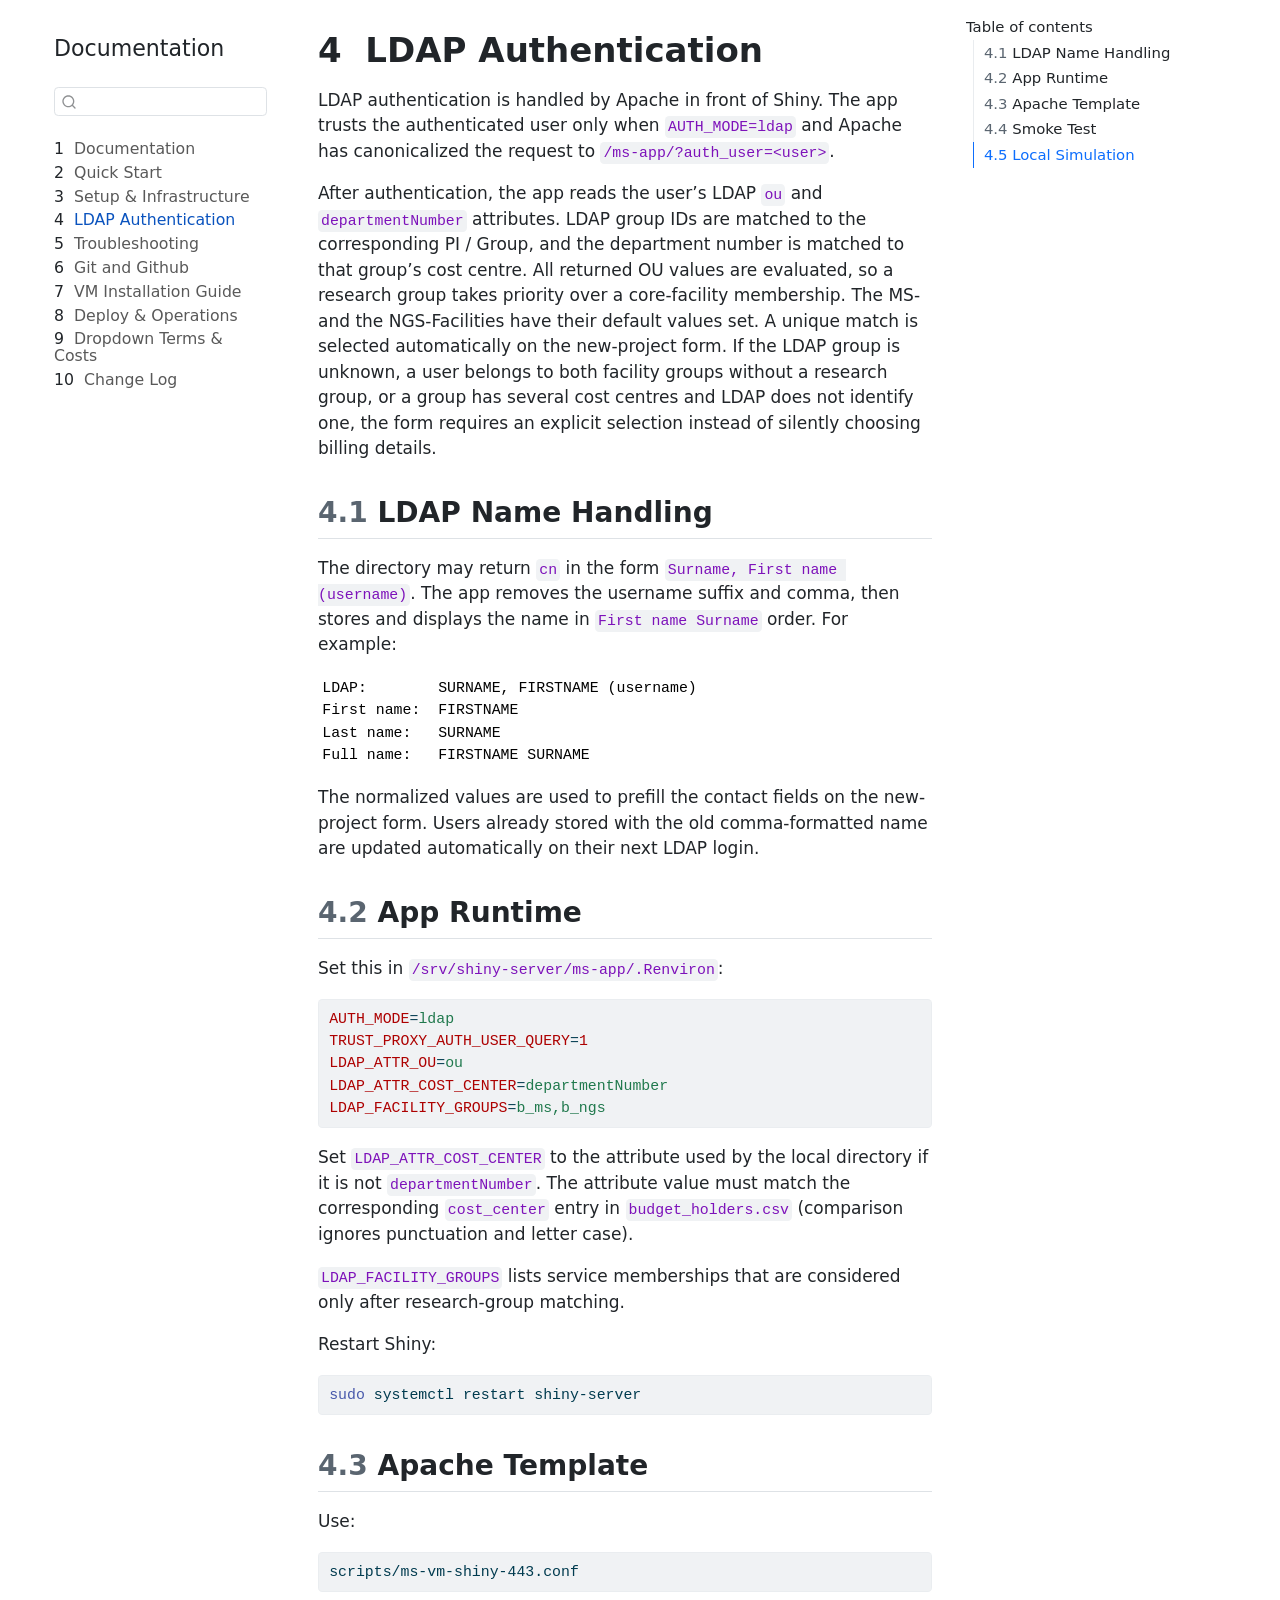
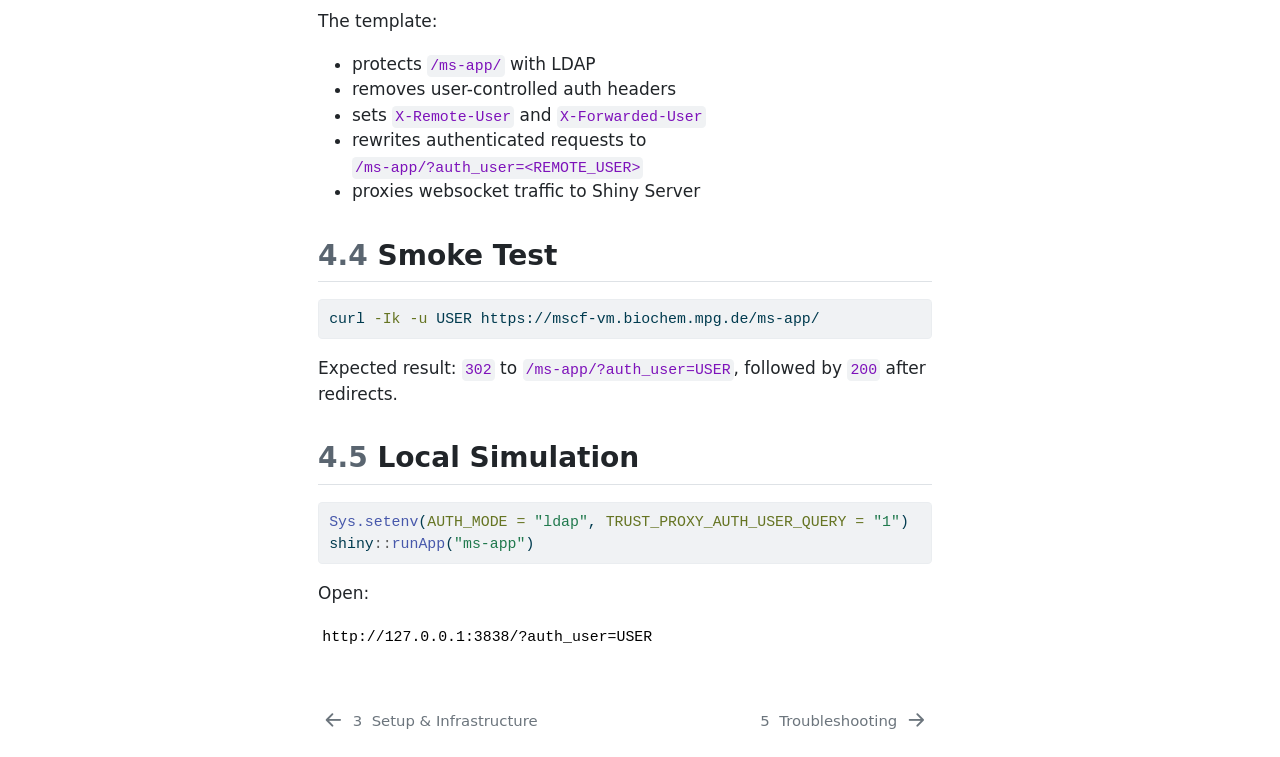
<file: chapters/ldap-authentication.html>
<!DOCTYPE html>
<html xmlns="http://www.w3.org/1999/xhtml" lang="en" xml:lang="en"><head>

<meta charset="utf-8">
<meta name="generator" content="quarto-1.8.27">

<meta name="viewport" content="width=device-width, initial-scale=1.0, user-scalable=yes">


<title>4&nbsp; LDAP Authentication – Documentation</title>
<style>
code{white-space: pre-wrap;}
span.smallcaps{font-variant: small-caps;}
div.columns{display: flex; gap: min(4vw, 1.5em);}
div.column{flex: auto; overflow-x: auto;}
div.hanging-indent{margin-left: 1.5em; text-indent: -1.5em;}
ul.task-list{list-style: none;}
ul.task-list li input[type="checkbox"] {
  width: 0.8em;
  margin: 0 0.8em 0.2em -1em; /* quarto-specific, see https://github.com/quarto-dev/quarto-cli/issues/4556 */ 
  vertical-align: middle;
}
/* CSS for syntax highlighting */
html { -webkit-text-size-adjust: 100%; }
pre > code.sourceCode { white-space: pre; position: relative; }
pre > code.sourceCode > span { display: inline-block; line-height: 1.25; }
pre > code.sourceCode > span:empty { height: 1.2em; }
.sourceCode { overflow: visible; }
code.sourceCode > span { color: inherit; text-decoration: inherit; }
div.sourceCode { margin: 1em 0; }
pre.sourceCode { margin: 0; }
@media screen {
div.sourceCode { overflow: auto; }
}
@media print {
pre > code.sourceCode { white-space: pre-wrap; }
pre > code.sourceCode > span { text-indent: -5em; padding-left: 5em; }
}
pre.numberSource code
  { counter-reset: source-line 0; }
pre.numberSource code > span
  { position: relative; left: -4em; counter-increment: source-line; }
pre.numberSource code > span > a:first-child::before
  { content: counter(source-line);
    position: relative; left: -1em; text-align: right; vertical-align: baseline;
    border: none; display: inline-block;
    -webkit-touch-callout: none; -webkit-user-select: none;
    -khtml-user-select: none; -moz-user-select: none;
    -ms-user-select: none; user-select: none;
    padding: 0 4px; width: 4em;
  }
pre.numberSource { margin-left: 3em;  padding-left: 4px; }
div.sourceCode
  {   }
@media screen {
pre > code.sourceCode > span > a:first-child::before { text-decoration: underline; }
}
</style>


<script src="../site_libs/quarto-nav/quarto-nav.js"></script>
<script src="../site_libs/quarto-nav/headroom.min.js"></script>
<script src="../site_libs/clipboard/clipboard.min.js"></script>
<script src="../site_libs/quarto-search/autocomplete.umd.js"></script>
<script src="../site_libs/quarto-search/fuse.min.js"></script>
<script src="../site_libs/quarto-search/quarto-search.js"></script>
<meta name="quarto:offset" content="../">
<link href="../chapters/troubleshooting.html" rel="next">
<link href="../chapters/setup-infrastructure.html" rel="prev">
<script src="../site_libs/quarto-html/quarto.js" type="module"></script>
<script src="../site_libs/quarto-html/tabsets/tabsets.js" type="module"></script>
<script src="../site_libs/quarto-html/axe/axe-check.js" type="module"></script>
<script src="../site_libs/quarto-html/popper.min.js"></script>
<script src="../site_libs/quarto-html/tippy.umd.min.js"></script>
<script src="../site_libs/quarto-html/anchor.min.js"></script>
<link href="../site_libs/quarto-html/tippy.css" rel="stylesheet">
<link href="../site_libs/quarto-html/quarto-syntax-highlighting-ed96de9b727972fe78a7b5d16c58bf87.css" rel="stylesheet" id="quarto-text-highlighting-styles">
<script src="../site_libs/bootstrap/bootstrap.min.js"></script>
<link href="../site_libs/bootstrap/bootstrap-icons.css" rel="stylesheet">
<link href="../site_libs/bootstrap/bootstrap-9623013c3c0ef9cf97ef535d1795763e.min.css" rel="stylesheet" append-hash="true" id="quarto-bootstrap" data-mode="light">
<script id="quarto-search-options" type="application/json">{
  "location": "sidebar",
  "copy-button": false,
  "collapse-after": 3,
  "panel-placement": "start",
  "type": "textbox",
  "limit": 50,
  "keyboard-shortcut": [
    "f",
    "/",
    "s"
  ],
  "show-item-context": false,
  "language": {
    "search-no-results-text": "No results",
    "search-matching-documents-text": "matching documents",
    "search-copy-link-title": "Copy link to search",
    "search-hide-matches-text": "Hide additional matches",
    "search-more-match-text": "more match in this document",
    "search-more-matches-text": "more matches in this document",
    "search-clear-button-title": "Clear",
    "search-text-placeholder": "",
    "search-detached-cancel-button-title": "Cancel",
    "search-submit-button-title": "Submit",
    "search-label": "Search"
  }
}</script>


</head>

<body class="nav-sidebar floating quarto-light">

<div id="quarto-search-results"></div>
  <header id="quarto-header" class="headroom fixed-top">
  <nav class="quarto-secondary-nav">
    <div class="container-fluid d-flex">
      <button type="button" class="quarto-btn-toggle btn" data-bs-toggle="collapse" role="button" data-bs-target=".quarto-sidebar-collapse-item" aria-controls="quarto-sidebar" aria-expanded="false" aria-label="Toggle sidebar navigation" onclick="if (window.quartoToggleHeadroom) { window.quartoToggleHeadroom(); }">
        <i class="bi bi-layout-text-sidebar-reverse"></i>
      </button>
        <nav class="quarto-page-breadcrumbs" aria-label="breadcrumb"><ol class="breadcrumb"><li class="breadcrumb-item"><a href="../chapters/ldap-authentication.html"><span class="chapter-number">4</span>&nbsp; <span class="chapter-title">LDAP Authentication</span></a></li></ol></nav>
        <a class="flex-grow-1" role="navigation" data-bs-toggle="collapse" data-bs-target=".quarto-sidebar-collapse-item" aria-controls="quarto-sidebar" aria-expanded="false" aria-label="Toggle sidebar navigation" onclick="if (window.quartoToggleHeadroom) { window.quartoToggleHeadroom(); }">      
        </a>
      <button type="button" class="btn quarto-search-button" aria-label="Search" onclick="window.quartoOpenSearch();">
        <i class="bi bi-search"></i>
      </button>
    </div>
  </nav>
</header>
<!-- content -->
<div id="quarto-content" class="quarto-container page-columns page-rows-contents page-layout-article">
<!-- sidebar -->
  <nav id="quarto-sidebar" class="sidebar collapse collapse-horizontal quarto-sidebar-collapse-item sidebar-navigation floating overflow-auto">
    <div class="pt-lg-2 mt-2 text-left sidebar-header">
    <div class="sidebar-title mb-0 py-0">
      <a href="../">Documentation</a> 
    </div>
      </div>
        <div class="mt-2 flex-shrink-0 align-items-center">
        <div class="sidebar-search">
        <div id="quarto-search" class="" title="Search"></div>
        </div>
        </div>
    <div class="sidebar-menu-container"> 
    <ul class="list-unstyled mt-1">
        <li class="sidebar-item">
  <div class="sidebar-item-container"> 
  <a href="../index.html" class="sidebar-item-text sidebar-link">
 <span class="menu-text"><span class="chapter-number">1</span>&nbsp; <span class="chapter-title">Documentation</span></span></a>
  </div>
</li>
        <li class="sidebar-item">
  <div class="sidebar-item-container"> 
  <a href="../chapters/quick-start.html" class="sidebar-item-text sidebar-link">
 <span class="menu-text"><span class="chapter-number">2</span>&nbsp; <span class="chapter-title">Quick Start</span></span></a>
  </div>
</li>
        <li class="sidebar-item">
  <div class="sidebar-item-container"> 
  <a href="../chapters/setup-infrastructure.html" class="sidebar-item-text sidebar-link">
 <span class="menu-text"><span class="chapter-number">3</span>&nbsp; <span class="chapter-title">Setup &amp; Infrastructure</span></span></a>
  </div>
</li>
        <li class="sidebar-item">
  <div class="sidebar-item-container"> 
  <a href="../chapters/ldap-authentication.html" class="sidebar-item-text sidebar-link active">
 <span class="menu-text"><span class="chapter-number">4</span>&nbsp; <span class="chapter-title">LDAP Authentication</span></span></a>
  </div>
</li>
        <li class="sidebar-item">
  <div class="sidebar-item-container"> 
  <a href="../chapters/troubleshooting.html" class="sidebar-item-text sidebar-link">
 <span class="menu-text"><span class="chapter-number">5</span>&nbsp; <span class="chapter-title">Troubleshooting</span></span></a>
  </div>
</li>
        <li class="sidebar-item">
  <div class="sidebar-item-container"> 
  <a href="../chapters/git-github.html" class="sidebar-item-text sidebar-link">
 <span class="menu-text"><span class="chapter-number">6</span>&nbsp; <span class="chapter-title">Git and Github</span></span></a>
  </div>
</li>
        <li class="sidebar-item">
  <div class="sidebar-item-container"> 
  <a href="../chapters/vm-installation.html" class="sidebar-item-text sidebar-link">
 <span class="menu-text"><span class="chapter-number">7</span>&nbsp; <span class="chapter-title">VM Installation Guide</span></span></a>
  </div>
</li>
        <li class="sidebar-item">
  <div class="sidebar-item-container"> 
  <a href="../chapters/deploy-operations.html" class="sidebar-item-text sidebar-link">
 <span class="menu-text"><span class="chapter-number">8</span>&nbsp; <span class="chapter-title">Deploy &amp; Operations</span></span></a>
  </div>
</li>
        <li class="sidebar-item">
  <div class="sidebar-item-container"> 
  <a href="../chapters/dropdown-options.html" class="sidebar-item-text sidebar-link">
 <span class="menu-text"><span class="chapter-number">9</span>&nbsp; <span class="chapter-title">Dropdown Terms &amp; Costs</span></span></a>
  </div>
</li>
        <li class="sidebar-item">
  <div class="sidebar-item-container"> 
  <a href="../chapters/change-log.html" class="sidebar-item-text sidebar-link">
 <span class="menu-text"><span class="chapter-number">10</span>&nbsp; <span class="chapter-title">Change Log</span></span></a>
  </div>
</li>
    </ul>
    </div>
</nav>
<div id="quarto-sidebar-glass" class="quarto-sidebar-collapse-item" data-bs-toggle="collapse" data-bs-target=".quarto-sidebar-collapse-item"></div>
<!-- margin-sidebar -->
    <div id="quarto-margin-sidebar" class="sidebar margin-sidebar">
        <nav id="TOC" role="doc-toc" class="toc-active">
    <h2 id="toc-title">Table of contents</h2>
   
  <ul>
  <li><a href="#ldap-name-handling" id="toc-ldap-name-handling" class="nav-link active" data-scroll-target="#ldap-name-handling"><span class="header-section-number">4.1</span> LDAP Name Handling</a></li>
  <li><a href="#app-runtime" id="toc-app-runtime" class="nav-link" data-scroll-target="#app-runtime"><span class="header-section-number">4.2</span> App Runtime</a></li>
  <li><a href="#apache-template" id="toc-apache-template" class="nav-link" data-scroll-target="#apache-template"><span class="header-section-number">4.3</span> Apache Template</a></li>
  <li><a href="#smoke-test" id="toc-smoke-test" class="nav-link" data-scroll-target="#smoke-test"><span class="header-section-number">4.4</span> Smoke Test</a></li>
  <li><a href="#local-simulation" id="toc-local-simulation" class="nav-link" data-scroll-target="#local-simulation"><span class="header-section-number">4.5</span> Local Simulation</a></li>
  </ul>
</nav>
    </div>
<!-- main -->
<main class="content" id="quarto-document-content">

<header id="title-block-header" class="quarto-title-block default">
<div class="quarto-title">
<h1 class="title"><span class="chapter-number">4</span>&nbsp; <span class="chapter-title">LDAP Authentication</span></h1>
</div>



<div class="quarto-title-meta">

    
  
    
  </div>
  


</header>


<p>LDAP authentication is handled by Apache in front of Shiny. The app trusts the authenticated user only when <code>AUTH_MODE=ldap</code> and Apache has canonicalized the request to <code>/ms-app/?auth_user=&lt;user&gt;</code>.</p>
<p>After authentication, the app reads the user’s LDAP <code>ou</code> and <code>departmentNumber</code> attributes. LDAP group IDs are matched to the corresponding PI / Group, and the department number is matched to that group’s cost centre. All returned OU values are evaluated, so a research group takes priority over a core-facility membership. The MS- and the NGS-Facilities have their default values set. A unique match is selected automatically on the new-project form. If the LDAP group is unknown, a user belongs to both facility groups without a research group, or a group has several cost centres and LDAP does not identify one, the form requires an explicit selection instead of silently choosing billing details.</p>
<section id="ldap-name-handling" class="level2" data-number="4.1">
<h2 data-number="4.1" class="anchored" data-anchor-id="ldap-name-handling"><span class="header-section-number">4.1</span> LDAP Name Handling</h2>
<p>The directory may return <code>cn</code> in the form <code>Surname, First name (username)</code>. The app removes the username suffix and comma, then stores and displays the name in <code>First name Surname</code> order. For example:</p>
<pre class="text"><code>LDAP:        SURNAME, FIRSTNAME (username)
First name:  FIRSTNAME
Last name:   SURNAME
Full name:   FIRSTNAME SURNAME</code></pre>
<p>The normalized values are used to prefill the contact fields on the new-project form. Users already stored with the old comma-formatted name are updated automatically on their next LDAP login.</p>
</section>
<section id="app-runtime" class="level2" data-number="4.2">
<h2 data-number="4.2" class="anchored" data-anchor-id="app-runtime"><span class="header-section-number">4.2</span> App Runtime</h2>
<p>Set this in <code>/srv/shiny-server/ms-app/.Renviron</code>:</p>
<div class="code-copy-outer-scaffold"><div class="sourceCode" id="cb2"><pre class="sourceCode ini code-with-copy"><code class="sourceCode ini"><span id="cb2-1"><a href="#cb2-1" aria-hidden="true" tabindex="-1"></a><span class="dt">AUTH_MODE</span><span class="ot">=</span><span class="st">ldap</span></span>
<span id="cb2-2"><a href="#cb2-2" aria-hidden="true" tabindex="-1"></a><span class="dt">TRUST_PROXY_AUTH_USER_QUERY</span><span class="ot">=</span><span class="dv">1</span></span>
<span id="cb2-3"><a href="#cb2-3" aria-hidden="true" tabindex="-1"></a><span class="dt">LDAP_ATTR_OU</span><span class="ot">=</span><span class="st">ou</span></span>
<span id="cb2-4"><a href="#cb2-4" aria-hidden="true" tabindex="-1"></a><span class="dt">LDAP_ATTR_COST_CENTER</span><span class="ot">=</span><span class="st">departmentNumber</span></span>
<span id="cb2-5"><a href="#cb2-5" aria-hidden="true" tabindex="-1"></a><span class="dt">LDAP_FACILITY_GROUPS</span><span class="ot">=</span><span class="st">b_ms,b_ngs</span></span></code></pre></div><button title="Copy to Clipboard" class="code-copy-button"><i class="bi"></i></button></div>
<p>Set <code>LDAP_ATTR_COST_CENTER</code> to the attribute used by the local directory if it is not <code>departmentNumber</code>. The attribute value must match the corresponding <code>cost_center</code> entry in <code>budget_holders.csv</code> (comparison ignores punctuation and letter case).</p>
<p><code>LDAP_FACILITY_GROUPS</code> lists service memberships that are considered only after research-group matching.</p>
<p>Restart Shiny:</p>
<div class="code-copy-outer-scaffold"><div class="sourceCode" id="cb3"><pre class="sourceCode bash code-with-copy"><code class="sourceCode bash"><span id="cb3-1"><a href="#cb3-1" aria-hidden="true" tabindex="-1"></a><span class="fu">sudo</span> systemctl restart shiny-server</span></code></pre></div><button title="Copy to Clipboard" class="code-copy-button"><i class="bi"></i></button></div>
</section>
<section id="apache-template" class="level2" data-number="4.3">
<h2 data-number="4.3" class="anchored" data-anchor-id="apache-template"><span class="header-section-number">4.3</span> Apache Template</h2>
<p>Use:</p>
<div class="code-copy-outer-scaffold"><div class="sourceCode" id="cb4"><pre class="sourceCode bash code-with-copy"><code class="sourceCode bash"><span id="cb4-1"><a href="#cb4-1" aria-hidden="true" tabindex="-1"></a><span class="ex">scripts/ms-vm-shiny-443.conf</span></span></code></pre></div><button title="Copy to Clipboard" class="code-copy-button"><i class="bi"></i></button></div>
<p>The template:</p>
<ul>
<li>protects <code>/ms-app/</code> with LDAP</li>
<li>removes user-controlled auth headers</li>
<li>sets <code>X-Remote-User</code> and <code>X-Forwarded-User</code></li>
<li>rewrites authenticated requests to <code>/ms-app/?auth_user=&lt;REMOTE_USER&gt;</code></li>
<li>proxies websocket traffic to Shiny Server</li>
</ul>
</section>
<section id="smoke-test" class="level2" data-number="4.4">
<h2 data-number="4.4" class="anchored" data-anchor-id="smoke-test"><span class="header-section-number">4.4</span> Smoke Test</h2>
<div class="code-copy-outer-scaffold"><div class="sourceCode" id="cb5"><pre class="sourceCode bash code-with-copy"><code class="sourceCode bash"><span id="cb5-1"><a href="#cb5-1" aria-hidden="true" tabindex="-1"></a><span class="ex">curl</span> <span class="at">-Ik</span> <span class="at">-u</span> USER https://mscf-vm.biochem.mpg.de/ms-app/</span></code></pre></div><button title="Copy to Clipboard" class="code-copy-button"><i class="bi"></i></button></div>
<p>Expected result: <code>302</code> to <code>/ms-app/?auth_user=USER</code>, followed by <code>200</code> after redirects.</p>
</section>
<section id="local-simulation" class="level2" data-number="4.5">
<h2 data-number="4.5" class="anchored" data-anchor-id="local-simulation"><span class="header-section-number">4.5</span> Local Simulation</h2>
<div class="code-copy-outer-scaffold"><div class="sourceCode" id="cb6"><pre class="sourceCode r code-with-copy"><code class="sourceCode r"><span id="cb6-1"><a href="#cb6-1" aria-hidden="true" tabindex="-1"></a><span class="fu">Sys.setenv</span>(<span class="at">AUTH_MODE =</span> <span class="st">"ldap"</span>, <span class="at">TRUST_PROXY_AUTH_USER_QUERY =</span> <span class="st">"1"</span>)</span>
<span id="cb6-2"><a href="#cb6-2" aria-hidden="true" tabindex="-1"></a>shiny<span class="sc">::</span><span class="fu">runApp</span>(<span class="st">"ms-app"</span>)</span></code></pre></div><button title="Copy to Clipboard" class="code-copy-button"><i class="bi"></i></button></div>
<p>Open:</p>
<pre class="text"><code>http://127.0.0.1:3838/?auth_user=USER</code></pre>


</section>

</main> <!-- /main -->
<script id="quarto-html-after-body" type="application/javascript">
  window.document.addEventListener("DOMContentLoaded", function (event) {
    const icon = "";
    const anchorJS = new window.AnchorJS();
    anchorJS.options = {
      placement: 'right',
      icon: icon
    };
    anchorJS.add('.anchored');
    const isCodeAnnotation = (el) => {
      for (const clz of el.classList) {
        if (clz.startsWith('code-annotation-')) {                     
          return true;
        }
      }
      return false;
    }
    const onCopySuccess = function(e) {
      // button target
      const button = e.trigger;
      // don't keep focus
      button.blur();
      // flash "checked"
      button.classList.add('code-copy-button-checked');
      var currentTitle = button.getAttribute("title");
      button.setAttribute("title", "Copied!");
      let tooltip;
      if (window.bootstrap) {
        button.setAttribute("data-bs-toggle", "tooltip");
        button.setAttribute("data-bs-placement", "left");
        button.setAttribute("data-bs-title", "Copied!");
        tooltip = new bootstrap.Tooltip(button, 
          { trigger: "manual", 
            customClass: "code-copy-button-tooltip",
            offset: [0, -8]});
        tooltip.show();    
      }
      setTimeout(function() {
        if (tooltip) {
          tooltip.hide();
          button.removeAttribute("data-bs-title");
          button.removeAttribute("data-bs-toggle");
          button.removeAttribute("data-bs-placement");
        }
        button.setAttribute("title", currentTitle);
        button.classList.remove('code-copy-button-checked');
      }, 1000);
      // clear code selection
      e.clearSelection();
    }
    const getTextToCopy = function(trigger) {
      const outerScaffold = trigger.parentElement.cloneNode(true);
      const codeEl = outerScaffold.querySelector('code');
      for (const childEl of codeEl.children) {
        if (isCodeAnnotation(childEl)) {
          childEl.remove();
        }
      }
      return codeEl.innerText;
    }
    const clipboard = new window.ClipboardJS('.code-copy-button:not([data-in-quarto-modal])', {
      text: getTextToCopy
    });
    clipboard.on('success', onCopySuccess);
    if (window.document.getElementById('quarto-embedded-source-code-modal')) {
      const clipboardModal = new window.ClipboardJS('.code-copy-button[data-in-quarto-modal]', {
        text: getTextToCopy,
        container: window.document.getElementById('quarto-embedded-source-code-modal')
      });
      clipboardModal.on('success', onCopySuccess);
    }
      var localhostRegex = new RegExp(/^(?:http|https):\/\/localhost\:?[0-9]*\//);
      var mailtoRegex = new RegExp(/^mailto:/);
        var filterRegex = new RegExp('/' + window.location.host + '/');
      var isInternal = (href) => {
          return filterRegex.test(href) || localhostRegex.test(href) || mailtoRegex.test(href);
      }
      // Inspect non-navigation links and adorn them if external
     var links = window.document.querySelectorAll('a[href]:not(.nav-link):not(.navbar-brand):not(.toc-action):not(.sidebar-link):not(.sidebar-item-toggle):not(.pagination-link):not(.no-external):not([aria-hidden]):not(.dropdown-item):not(.quarto-navigation-tool):not(.about-link)');
      for (var i=0; i<links.length; i++) {
        const link = links[i];
        if (!isInternal(link.href)) {
          // undo the damage that might have been done by quarto-nav.js in the case of
          // links that we want to consider external
          if (link.dataset.originalHref !== undefined) {
            link.href = link.dataset.originalHref;
          }
            // target, if specified
            link.setAttribute("target", "_blank");
            if (link.getAttribute("rel") === null) {
              link.setAttribute("rel", "noopener");
            }
            // default icon
            link.classList.add("external");
        }
      }
    function tippyHover(el, contentFn, onTriggerFn, onUntriggerFn) {
      const config = {
        allowHTML: true,
        maxWidth: 500,
        delay: 100,
        arrow: false,
        appendTo: function(el) {
            return el.parentElement;
        },
        interactive: true,
        interactiveBorder: 10,
        theme: 'quarto',
        placement: 'bottom-start',
      };
      if (contentFn) {
        config.content = contentFn;
      }
      if (onTriggerFn) {
        config.onTrigger = onTriggerFn;
      }
      if (onUntriggerFn) {
        config.onUntrigger = onUntriggerFn;
      }
      window.tippy(el, config); 
    }
    const noterefs = window.document.querySelectorAll('a[role="doc-noteref"]');
    for (var i=0; i<noterefs.length; i++) {
      const ref = noterefs[i];
      tippyHover(ref, function() {
        // use id or data attribute instead here
        let href = ref.getAttribute('data-footnote-href') || ref.getAttribute('href');
        try { href = new URL(href).hash; } catch {}
        const id = href.replace(/^#\/?/, "");
        const note = window.document.getElementById(id);
        if (note) {
          return note.innerHTML;
        } else {
          return "";
        }
      });
    }
    const xrefs = window.document.querySelectorAll('a.quarto-xref');
    const processXRef = (id, note) => {
      // Strip column container classes
      const stripColumnClz = (el) => {
        el.classList.remove("page-full", "page-columns");
        if (el.children) {
          for (const child of el.children) {
            stripColumnClz(child);
          }
        }
      }
      stripColumnClz(note)
      if (id === null || id.startsWith('sec-')) {
        // Special case sections, only their first couple elements
        const container = document.createElement("div");
        if (note.children && note.children.length > 2) {
          container.appendChild(note.children[0].cloneNode(true));
          for (let i = 1; i < note.children.length; i++) {
            const child = note.children[i];
            if (child.tagName === "P" && child.innerText === "") {
              continue;
            } else {
              container.appendChild(child.cloneNode(true));
              break;
            }
          }
          if (window.Quarto?.typesetMath) {
            window.Quarto.typesetMath(container);
          }
          return container.innerHTML
        } else {
          if (window.Quarto?.typesetMath) {
            window.Quarto.typesetMath(note);
          }
          return note.innerHTML;
        }
      } else {
        // Remove any anchor links if they are present
        const anchorLink = note.querySelector('a.anchorjs-link');
        if (anchorLink) {
          anchorLink.remove();
        }
        if (window.Quarto?.typesetMath) {
          window.Quarto.typesetMath(note);
        }
        if (note.classList.contains("callout")) {
          return note.outerHTML;
        } else {
          return note.innerHTML;
        }
      }
    }
    for (var i=0; i<xrefs.length; i++) {
      const xref = xrefs[i];
      tippyHover(xref, undefined, function(instance) {
        instance.disable();
        let url = xref.getAttribute('href');
        let hash = undefined; 
        if (url.startsWith('#')) {
          hash = url;
        } else {
          try { hash = new URL(url).hash; } catch {}
        }
        if (hash) {
          const id = hash.replace(/^#\/?/, "");
          const note = window.document.getElementById(id);
          if (note !== null) {
            try {
              const html = processXRef(id, note.cloneNode(true));
              instance.setContent(html);
            } finally {
              instance.enable();
              instance.show();
            }
          } else {
            // See if we can fetch this
            fetch(url.split('#')[0])
            .then(res => res.text())
            .then(html => {
              const parser = new DOMParser();
              const htmlDoc = parser.parseFromString(html, "text/html");
              const note = htmlDoc.getElementById(id);
              if (note !== null) {
                const html = processXRef(id, note);
                instance.setContent(html);
              } 
            }).finally(() => {
              instance.enable();
              instance.show();
            });
          }
        } else {
          // See if we can fetch a full url (with no hash to target)
          // This is a special case and we should probably do some content thinning / targeting
          fetch(url)
          .then(res => res.text())
          .then(html => {
            const parser = new DOMParser();
            const htmlDoc = parser.parseFromString(html, "text/html");
            const note = htmlDoc.querySelector('main.content');
            if (note !== null) {
              // This should only happen for chapter cross references
              // (since there is no id in the URL)
              // remove the first header
              if (note.children.length > 0 && note.children[0].tagName === "HEADER") {
                note.children[0].remove();
              }
              const html = processXRef(null, note);
              instance.setContent(html);
            } 
          }).finally(() => {
            instance.enable();
            instance.show();
          });
        }
      }, function(instance) {
      });
    }
        let selectedAnnoteEl;
        const selectorForAnnotation = ( cell, annotation) => {
          let cellAttr = 'data-code-cell="' + cell + '"';
          let lineAttr = 'data-code-annotation="' +  annotation + '"';
          const selector = 'span[' + cellAttr + '][' + lineAttr + ']';
          return selector;
        }
        const selectCodeLines = (annoteEl) => {
          const doc = window.document;
          const targetCell = annoteEl.getAttribute("data-target-cell");
          const targetAnnotation = annoteEl.getAttribute("data-target-annotation");
          const annoteSpan = window.document.querySelector(selectorForAnnotation(targetCell, targetAnnotation));
          const lines = annoteSpan.getAttribute("data-code-lines").split(",");
          const lineIds = lines.map((line) => {
            return targetCell + "-" + line;
          })
          let top = null;
          let height = null;
          let parent = null;
          if (lineIds.length > 0) {
              //compute the position of the single el (top and bottom and make a div)
              const el = window.document.getElementById(lineIds[0]);
              top = el.offsetTop;
              height = el.offsetHeight;
              parent = el.parentElement.parentElement;
            if (lineIds.length > 1) {
              const lastEl = window.document.getElementById(lineIds[lineIds.length - 1]);
              const bottom = lastEl.offsetTop + lastEl.offsetHeight;
              height = bottom - top;
            }
            if (top !== null && height !== null && parent !== null) {
              // cook up a div (if necessary) and position it 
              let div = window.document.getElementById("code-annotation-line-highlight");
              if (div === null) {
                div = window.document.createElement("div");
                div.setAttribute("id", "code-annotation-line-highlight");
                div.style.position = 'absolute';
                parent.appendChild(div);
              }
              div.style.top = top - 2 + "px";
              div.style.height = height + 4 + "px";
              div.style.left = 0;
              let gutterDiv = window.document.getElementById("code-annotation-line-highlight-gutter");
              if (gutterDiv === null) {
                gutterDiv = window.document.createElement("div");
                gutterDiv.setAttribute("id", "code-annotation-line-highlight-gutter");
                gutterDiv.style.position = 'absolute';
                const codeCell = window.document.getElementById(targetCell);
                const gutter = codeCell.querySelector('.code-annotation-gutter');
                gutter.appendChild(gutterDiv);
              }
              gutterDiv.style.top = top - 2 + "px";
              gutterDiv.style.height = height + 4 + "px";
            }
            selectedAnnoteEl = annoteEl;
          }
        };
        const unselectCodeLines = () => {
          const elementsIds = ["code-annotation-line-highlight", "code-annotation-line-highlight-gutter"];
          elementsIds.forEach((elId) => {
            const div = window.document.getElementById(elId);
            if (div) {
              div.remove();
            }
          });
          selectedAnnoteEl = undefined;
        };
          // Handle positioning of the toggle
      window.addEventListener(
        "resize",
        throttle(() => {
          elRect = undefined;
          if (selectedAnnoteEl) {
            selectCodeLines(selectedAnnoteEl);
          }
        }, 10)
      );
      function throttle(fn, ms) {
      let throttle = false;
      let timer;
        return (...args) => {
          if(!throttle) { // first call gets through
              fn.apply(this, args);
              throttle = true;
          } else { // all the others get throttled
              if(timer) clearTimeout(timer); // cancel #2
              timer = setTimeout(() => {
                fn.apply(this, args);
                timer = throttle = false;
              }, ms);
          }
        };
      }
        // Attach click handler to the DT
        const annoteDls = window.document.querySelectorAll('dt[data-target-cell]');
        for (const annoteDlNode of annoteDls) {
          annoteDlNode.addEventListener('click', (event) => {
            const clickedEl = event.target;
            if (clickedEl !== selectedAnnoteEl) {
              unselectCodeLines();
              const activeEl = window.document.querySelector('dt[data-target-cell].code-annotation-active');
              if (activeEl) {
                activeEl.classList.remove('code-annotation-active');
              }
              selectCodeLines(clickedEl);
              clickedEl.classList.add('code-annotation-active');
            } else {
              // Unselect the line
              unselectCodeLines();
              clickedEl.classList.remove('code-annotation-active');
            }
          });
        }
    const findCites = (el) => {
      const parentEl = el.parentElement;
      if (parentEl) {
        const cites = parentEl.dataset.cites;
        if (cites) {
          return {
            el,
            cites: cites.split(' ')
          };
        } else {
          return findCites(el.parentElement)
        }
      } else {
        return undefined;
      }
    };
    var bibliorefs = window.document.querySelectorAll('a[role="doc-biblioref"]');
    for (var i=0; i<bibliorefs.length; i++) {
      const ref = bibliorefs[i];
      const citeInfo = findCites(ref);
      if (citeInfo) {
        tippyHover(citeInfo.el, function() {
          var popup = window.document.createElement('div');
          citeInfo.cites.forEach(function(cite) {
            var citeDiv = window.document.createElement('div');
            citeDiv.classList.add('hanging-indent');
            citeDiv.classList.add('csl-entry');
            var biblioDiv = window.document.getElementById('ref-' + cite);
            if (biblioDiv) {
              citeDiv.innerHTML = biblioDiv.innerHTML;
            }
            popup.appendChild(citeDiv);
          });
          return popup.innerHTML;
        });
      }
    }
  });
  </script>
<nav class="page-navigation">
  <div class="nav-page nav-page-previous">
      <a href="../chapters/setup-infrastructure.html" class="pagination-link" aria-label="Setup &amp; Infrastructure">
        <i class="bi bi-arrow-left-short"></i> <span class="nav-page-text"><span class="chapter-number">3</span>&nbsp; <span class="chapter-title">Setup &amp; Infrastructure</span></span>
      </a>          
  </div>
  <div class="nav-page nav-page-next">
      <a href="../chapters/troubleshooting.html" class="pagination-link" aria-label="Troubleshooting">
        <span class="nav-page-text"><span class="chapter-number">5</span>&nbsp; <span class="chapter-title">Troubleshooting</span></span> <i class="bi bi-arrow-right-short"></i>
      </a>
  </div>
</nav>
</div> <!-- /content -->




</body></html>
</file>
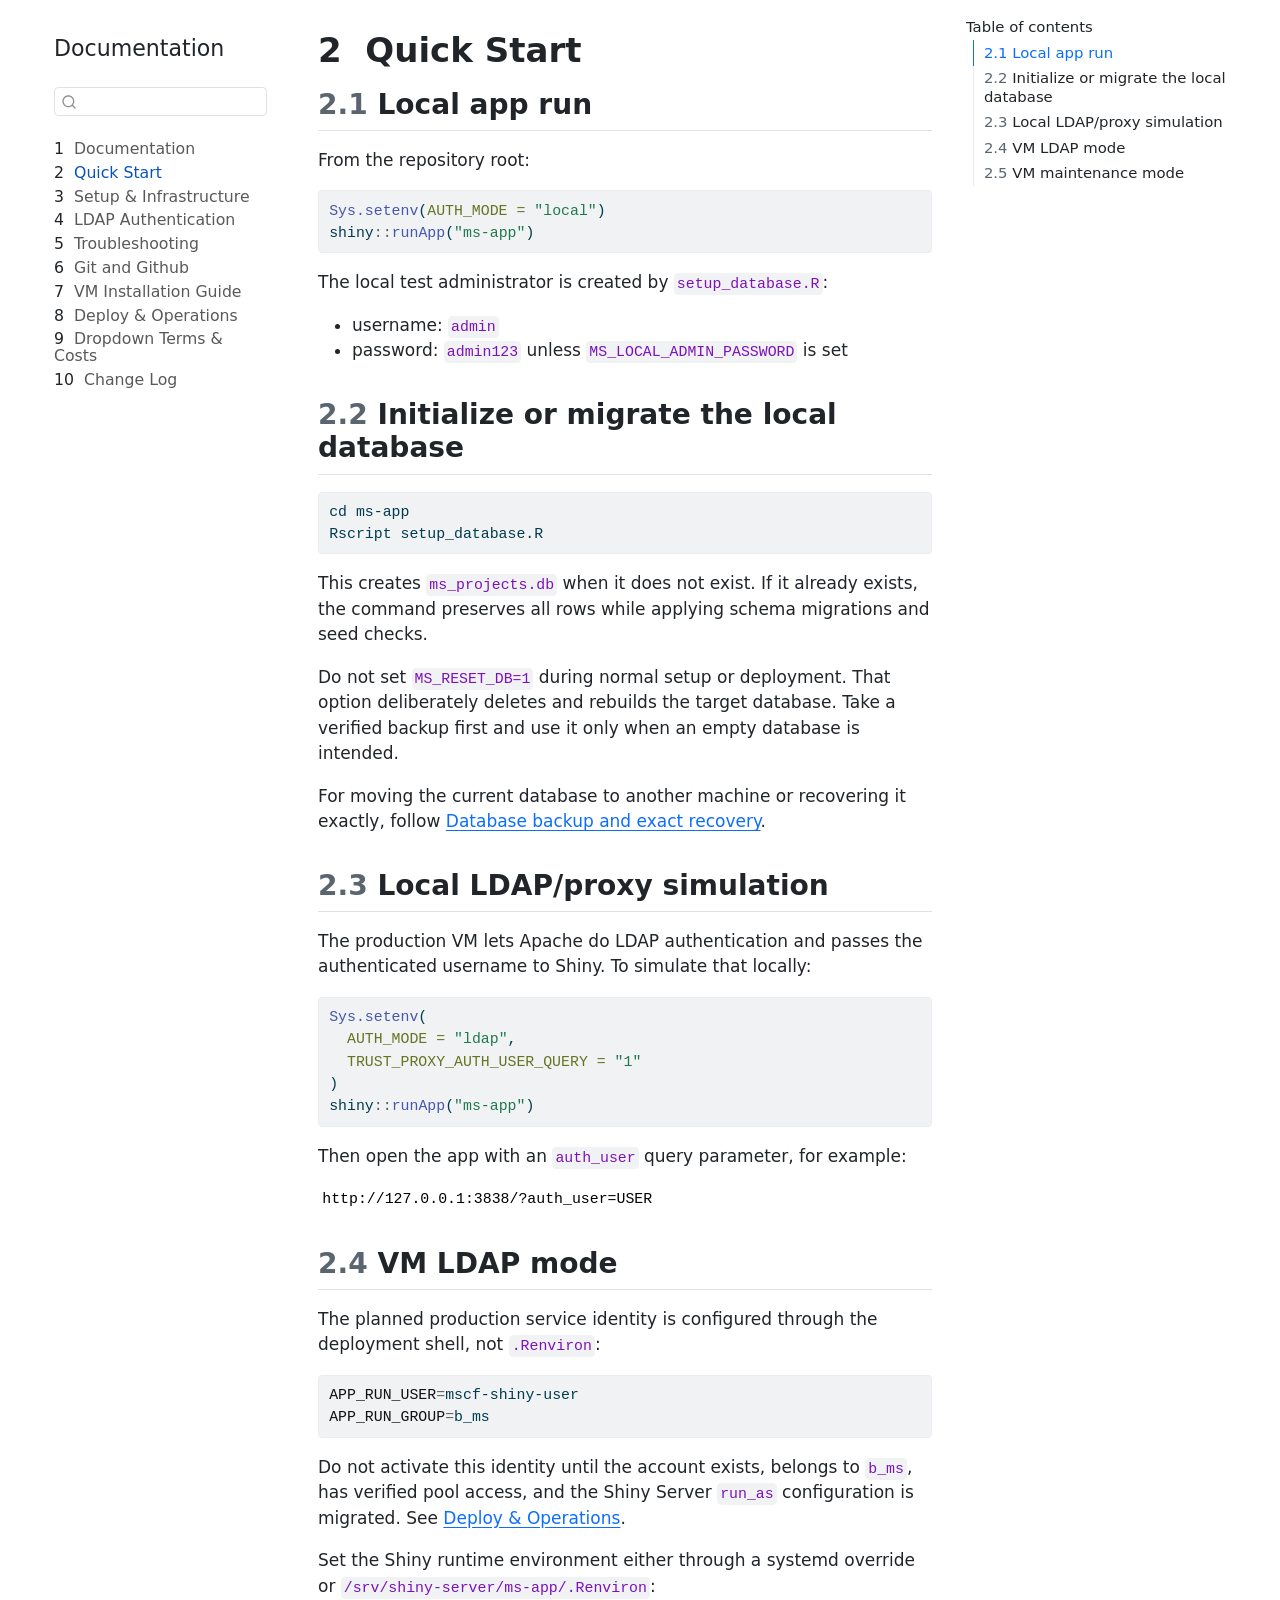
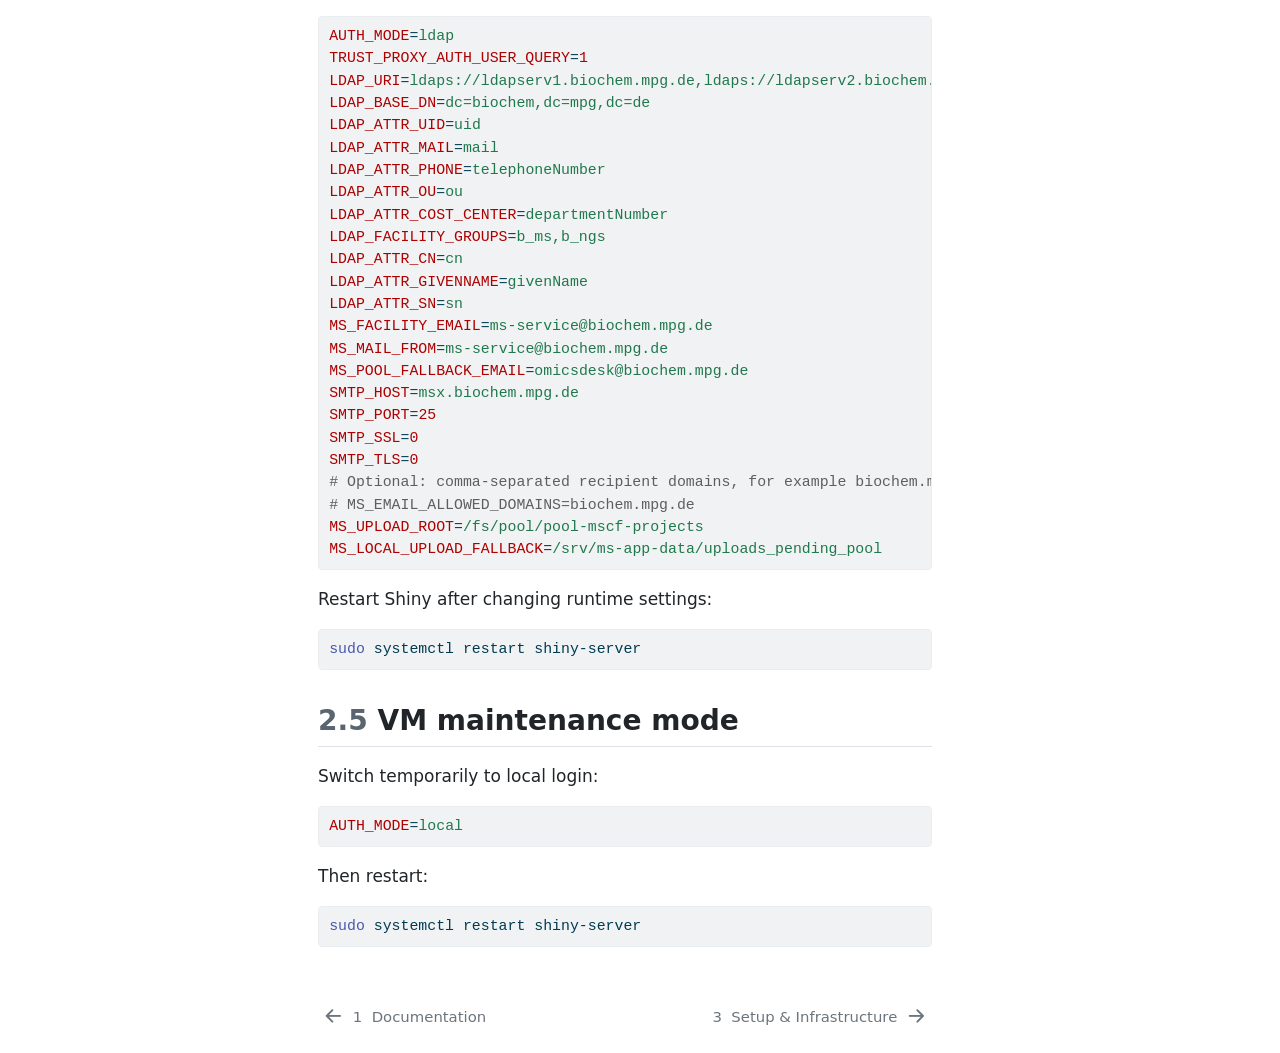
<file: chapters/quick-start.html>
<!DOCTYPE html>
<html xmlns="http://www.w3.org/1999/xhtml" lang="en" xml:lang="en"><head>

<meta charset="utf-8">
<meta name="generator" content="quarto-1.8.27">

<meta name="viewport" content="width=device-width, initial-scale=1.0, user-scalable=yes">


<title>2&nbsp; Quick Start – Documentation</title>
<style>
code{white-space: pre-wrap;}
span.smallcaps{font-variant: small-caps;}
div.columns{display: flex; gap: min(4vw, 1.5em);}
div.column{flex: auto; overflow-x: auto;}
div.hanging-indent{margin-left: 1.5em; text-indent: -1.5em;}
ul.task-list{list-style: none;}
ul.task-list li input[type="checkbox"] {
  width: 0.8em;
  margin: 0 0.8em 0.2em -1em; /* quarto-specific, see https://github.com/quarto-dev/quarto-cli/issues/4556 */ 
  vertical-align: middle;
}
/* CSS for syntax highlighting */
html { -webkit-text-size-adjust: 100%; }
pre > code.sourceCode { white-space: pre; position: relative; }
pre > code.sourceCode > span { display: inline-block; line-height: 1.25; }
pre > code.sourceCode > span:empty { height: 1.2em; }
.sourceCode { overflow: visible; }
code.sourceCode > span { color: inherit; text-decoration: inherit; }
div.sourceCode { margin: 1em 0; }
pre.sourceCode { margin: 0; }
@media screen {
div.sourceCode { overflow: auto; }
}
@media print {
pre > code.sourceCode { white-space: pre-wrap; }
pre > code.sourceCode > span { text-indent: -5em; padding-left: 5em; }
}
pre.numberSource code
  { counter-reset: source-line 0; }
pre.numberSource code > span
  { position: relative; left: -4em; counter-increment: source-line; }
pre.numberSource code > span > a:first-child::before
  { content: counter(source-line);
    position: relative; left: -1em; text-align: right; vertical-align: baseline;
    border: none; display: inline-block;
    -webkit-touch-callout: none; -webkit-user-select: none;
    -khtml-user-select: none; -moz-user-select: none;
    -ms-user-select: none; user-select: none;
    padding: 0 4px; width: 4em;
  }
pre.numberSource { margin-left: 3em;  padding-left: 4px; }
div.sourceCode
  {   }
@media screen {
pre > code.sourceCode > span > a:first-child::before { text-decoration: underline; }
}
</style>


<script src="../site_libs/quarto-nav/quarto-nav.js"></script>
<script src="../site_libs/quarto-nav/headroom.min.js"></script>
<script src="../site_libs/clipboard/clipboard.min.js"></script>
<script src="../site_libs/quarto-search/autocomplete.umd.js"></script>
<script src="../site_libs/quarto-search/fuse.min.js"></script>
<script src="../site_libs/quarto-search/quarto-search.js"></script>
<meta name="quarto:offset" content="../">
<link href="../chapters/setup-infrastructure.html" rel="next">
<link href="../index.html" rel="prev">
<script src="../site_libs/quarto-html/quarto.js" type="module"></script>
<script src="../site_libs/quarto-html/tabsets/tabsets.js" type="module"></script>
<script src="../site_libs/quarto-html/axe/axe-check.js" type="module"></script>
<script src="../site_libs/quarto-html/popper.min.js"></script>
<script src="../site_libs/quarto-html/tippy.umd.min.js"></script>
<script src="../site_libs/quarto-html/anchor.min.js"></script>
<link href="../site_libs/quarto-html/tippy.css" rel="stylesheet">
<link href="../site_libs/quarto-html/quarto-syntax-highlighting-ed96de9b727972fe78a7b5d16c58bf87.css" rel="stylesheet" id="quarto-text-highlighting-styles">
<script src="../site_libs/bootstrap/bootstrap.min.js"></script>
<link href="../site_libs/bootstrap/bootstrap-icons.css" rel="stylesheet">
<link href="../site_libs/bootstrap/bootstrap-9623013c3c0ef9cf97ef535d1795763e.min.css" rel="stylesheet" append-hash="true" id="quarto-bootstrap" data-mode="light">
<script id="quarto-search-options" type="application/json">{
  "location": "sidebar",
  "copy-button": false,
  "collapse-after": 3,
  "panel-placement": "start",
  "type": "textbox",
  "limit": 50,
  "keyboard-shortcut": [
    "f",
    "/",
    "s"
  ],
  "show-item-context": false,
  "language": {
    "search-no-results-text": "No results",
    "search-matching-documents-text": "matching documents",
    "search-copy-link-title": "Copy link to search",
    "search-hide-matches-text": "Hide additional matches",
    "search-more-match-text": "more match in this document",
    "search-more-matches-text": "more matches in this document",
    "search-clear-button-title": "Clear",
    "search-text-placeholder": "",
    "search-detached-cancel-button-title": "Cancel",
    "search-submit-button-title": "Submit",
    "search-label": "Search"
  }
}</script>


</head>

<body class="nav-sidebar floating quarto-light">

<div id="quarto-search-results"></div>
  <header id="quarto-header" class="headroom fixed-top">
  <nav class="quarto-secondary-nav">
    <div class="container-fluid d-flex">
      <button type="button" class="quarto-btn-toggle btn" data-bs-toggle="collapse" role="button" data-bs-target=".quarto-sidebar-collapse-item" aria-controls="quarto-sidebar" aria-expanded="false" aria-label="Toggle sidebar navigation" onclick="if (window.quartoToggleHeadroom) { window.quartoToggleHeadroom(); }">
        <i class="bi bi-layout-text-sidebar-reverse"></i>
      </button>
        <nav class="quarto-page-breadcrumbs" aria-label="breadcrumb"><ol class="breadcrumb"><li class="breadcrumb-item"><a href="../chapters/quick-start.html"><span class="chapter-number">2</span>&nbsp; <span class="chapter-title">Quick Start</span></a></li></ol></nav>
        <a class="flex-grow-1" role="navigation" data-bs-toggle="collapse" data-bs-target=".quarto-sidebar-collapse-item" aria-controls="quarto-sidebar" aria-expanded="false" aria-label="Toggle sidebar navigation" onclick="if (window.quartoToggleHeadroom) { window.quartoToggleHeadroom(); }">      
        </a>
      <button type="button" class="btn quarto-search-button" aria-label="Search" onclick="window.quartoOpenSearch();">
        <i class="bi bi-search"></i>
      </button>
    </div>
  </nav>
</header>
<!-- content -->
<div id="quarto-content" class="quarto-container page-columns page-rows-contents page-layout-article">
<!-- sidebar -->
  <nav id="quarto-sidebar" class="sidebar collapse collapse-horizontal quarto-sidebar-collapse-item sidebar-navigation floating overflow-auto">
    <div class="pt-lg-2 mt-2 text-left sidebar-header">
    <div class="sidebar-title mb-0 py-0">
      <a href="../">Documentation</a> 
    </div>
      </div>
        <div class="mt-2 flex-shrink-0 align-items-center">
        <div class="sidebar-search">
        <div id="quarto-search" class="" title="Search"></div>
        </div>
        </div>
    <div class="sidebar-menu-container"> 
    <ul class="list-unstyled mt-1">
        <li class="sidebar-item">
  <div class="sidebar-item-container"> 
  <a href="../index.html" class="sidebar-item-text sidebar-link">
 <span class="menu-text"><span class="chapter-number">1</span>&nbsp; <span class="chapter-title">Documentation</span></span></a>
  </div>
</li>
        <li class="sidebar-item">
  <div class="sidebar-item-container"> 
  <a href="../chapters/quick-start.html" class="sidebar-item-text sidebar-link active">
 <span class="menu-text"><span class="chapter-number">2</span>&nbsp; <span class="chapter-title">Quick Start</span></span></a>
  </div>
</li>
        <li class="sidebar-item">
  <div class="sidebar-item-container"> 
  <a href="../chapters/setup-infrastructure.html" class="sidebar-item-text sidebar-link">
 <span class="menu-text"><span class="chapter-number">3</span>&nbsp; <span class="chapter-title">Setup &amp; Infrastructure</span></span></a>
  </div>
</li>
        <li class="sidebar-item">
  <div class="sidebar-item-container"> 
  <a href="../chapters/ldap-authentication.html" class="sidebar-item-text sidebar-link">
 <span class="menu-text"><span class="chapter-number">4</span>&nbsp; <span class="chapter-title">LDAP Authentication</span></span></a>
  </div>
</li>
        <li class="sidebar-item">
  <div class="sidebar-item-container"> 
  <a href="../chapters/troubleshooting.html" class="sidebar-item-text sidebar-link">
 <span class="menu-text"><span class="chapter-number">5</span>&nbsp; <span class="chapter-title">Troubleshooting</span></span></a>
  </div>
</li>
        <li class="sidebar-item">
  <div class="sidebar-item-container"> 
  <a href="../chapters/git-github.html" class="sidebar-item-text sidebar-link">
 <span class="menu-text"><span class="chapter-number">6</span>&nbsp; <span class="chapter-title">Git and Github</span></span></a>
  </div>
</li>
        <li class="sidebar-item">
  <div class="sidebar-item-container"> 
  <a href="../chapters/vm-installation.html" class="sidebar-item-text sidebar-link">
 <span class="menu-text"><span class="chapter-number">7</span>&nbsp; <span class="chapter-title">VM Installation Guide</span></span></a>
  </div>
</li>
        <li class="sidebar-item">
  <div class="sidebar-item-container"> 
  <a href="../chapters/deploy-operations.html" class="sidebar-item-text sidebar-link">
 <span class="menu-text"><span class="chapter-number">8</span>&nbsp; <span class="chapter-title">Deploy &amp; Operations</span></span></a>
  </div>
</li>
        <li class="sidebar-item">
  <div class="sidebar-item-container"> 
  <a href="../chapters/dropdown-options.html" class="sidebar-item-text sidebar-link">
 <span class="menu-text"><span class="chapter-number">9</span>&nbsp; <span class="chapter-title">Dropdown Terms &amp; Costs</span></span></a>
  </div>
</li>
        <li class="sidebar-item">
  <div class="sidebar-item-container"> 
  <a href="../chapters/change-log.html" class="sidebar-item-text sidebar-link">
 <span class="menu-text"><span class="chapter-number">10</span>&nbsp; <span class="chapter-title">Change Log</span></span></a>
  </div>
</li>
    </ul>
    </div>
</nav>
<div id="quarto-sidebar-glass" class="quarto-sidebar-collapse-item" data-bs-toggle="collapse" data-bs-target=".quarto-sidebar-collapse-item"></div>
<!-- margin-sidebar -->
    <div id="quarto-margin-sidebar" class="sidebar margin-sidebar">
        <nav id="TOC" role="doc-toc" class="toc-active">
    <h2 id="toc-title">Table of contents</h2>
   
  <ul>
  <li><a href="#local-app-run" id="toc-local-app-run" class="nav-link active" data-scroll-target="#local-app-run"><span class="header-section-number">2.1</span> Local app run</a></li>
  <li><a href="#initialize-or-migrate-the-local-database" id="toc-initialize-or-migrate-the-local-database" class="nav-link" data-scroll-target="#initialize-or-migrate-the-local-database"><span class="header-section-number">2.2</span> Initialize or migrate the local database</a></li>
  <li><a href="#local-ldapproxy-simulation" id="toc-local-ldapproxy-simulation" class="nav-link" data-scroll-target="#local-ldapproxy-simulation"><span class="header-section-number">2.3</span> Local LDAP/proxy simulation</a></li>
  <li><a href="#vm-ldap-mode" id="toc-vm-ldap-mode" class="nav-link" data-scroll-target="#vm-ldap-mode"><span class="header-section-number">2.4</span> VM LDAP mode</a></li>
  <li><a href="#vm-maintenance-mode" id="toc-vm-maintenance-mode" class="nav-link" data-scroll-target="#vm-maintenance-mode"><span class="header-section-number">2.5</span> VM maintenance mode</a></li>
  </ul>
</nav>
    </div>
<!-- main -->
<main class="content" id="quarto-document-content">

<header id="title-block-header" class="quarto-title-block default">
<div class="quarto-title">
<h1 class="title"><span class="chapter-number">2</span>&nbsp; <span class="chapter-title">Quick Start</span></h1>
</div>



<div class="quarto-title-meta">

    
  
    
  </div>
  


</header>


<section id="local-app-run" class="level2" data-number="2.1">
<h2 data-number="2.1" class="anchored" data-anchor-id="local-app-run"><span class="header-section-number">2.1</span> Local app run</h2>
<p>From the repository root:</p>
<div class="code-copy-outer-scaffold"><div class="sourceCode" id="cb1"><pre class="sourceCode r code-with-copy"><code class="sourceCode r"><span id="cb1-1"><a href="#cb1-1" aria-hidden="true" tabindex="-1"></a><span class="fu">Sys.setenv</span>(<span class="at">AUTH_MODE =</span> <span class="st">"local"</span>)</span>
<span id="cb1-2"><a href="#cb1-2" aria-hidden="true" tabindex="-1"></a>shiny<span class="sc">::</span><span class="fu">runApp</span>(<span class="st">"ms-app"</span>)</span></code></pre></div><button title="Copy to Clipboard" class="code-copy-button"><i class="bi"></i></button></div>
<p>The local test administrator is created by <code>setup_database.R</code>:</p>
<ul>
<li>username: <code>admin</code></li>
<li>password: <code>admin123</code> unless <code>MS_LOCAL_ADMIN_PASSWORD</code> is set</li>
</ul>
</section>
<section id="initialize-or-migrate-the-local-database" class="level2" data-number="2.2">
<h2 data-number="2.2" class="anchored" data-anchor-id="initialize-or-migrate-the-local-database"><span class="header-section-number">2.2</span> Initialize or migrate the local database</h2>
<div class="code-copy-outer-scaffold"><div class="sourceCode" id="cb2"><pre class="sourceCode bash code-with-copy"><code class="sourceCode bash"><span id="cb2-1"><a href="#cb2-1" aria-hidden="true" tabindex="-1"></a><span class="bu">cd</span> ms-app</span>
<span id="cb2-2"><a href="#cb2-2" aria-hidden="true" tabindex="-1"></a><span class="ex">Rscript</span> setup_database.R</span></code></pre></div><button title="Copy to Clipboard" class="code-copy-button"><i class="bi"></i></button></div>
<p>This creates <code>ms_projects.db</code> when it does not exist. If it already exists, the command preserves all rows while applying schema migrations and seed checks.</p>
<p>Do not set <code>MS_RESET_DB=1</code> during normal setup or deployment. That option deliberately deletes and rebuilds the target database. Take a verified backup first and use it only when an empty database is intended.</p>
<p>For moving the current database to another machine or recovering it exactly, follow <a href="../chapters/deploy-operations.html#database-backup-and-exact-recovery">Database backup and exact recovery</a>.</p>
</section>
<section id="local-ldapproxy-simulation" class="level2" data-number="2.3">
<h2 data-number="2.3" class="anchored" data-anchor-id="local-ldapproxy-simulation"><span class="header-section-number">2.3</span> Local LDAP/proxy simulation</h2>
<p>The production VM lets Apache do LDAP authentication and passes the authenticated username to Shiny. To simulate that locally:</p>
<div class="code-copy-outer-scaffold"><div class="sourceCode" id="cb3"><pre class="sourceCode r code-with-copy"><code class="sourceCode r"><span id="cb3-1"><a href="#cb3-1" aria-hidden="true" tabindex="-1"></a><span class="fu">Sys.setenv</span>(</span>
<span id="cb3-2"><a href="#cb3-2" aria-hidden="true" tabindex="-1"></a>  <span class="at">AUTH_MODE =</span> <span class="st">"ldap"</span>,</span>
<span id="cb3-3"><a href="#cb3-3" aria-hidden="true" tabindex="-1"></a>  <span class="at">TRUST_PROXY_AUTH_USER_QUERY =</span> <span class="st">"1"</span></span>
<span id="cb3-4"><a href="#cb3-4" aria-hidden="true" tabindex="-1"></a>)</span>
<span id="cb3-5"><a href="#cb3-5" aria-hidden="true" tabindex="-1"></a>shiny<span class="sc">::</span><span class="fu">runApp</span>(<span class="st">"ms-app"</span>)</span></code></pre></div><button title="Copy to Clipboard" class="code-copy-button"><i class="bi"></i></button></div>
<p>Then open the app with an <code>auth_user</code> query parameter, for example:</p>
<pre class="text"><code>http://127.0.0.1:3838/?auth_user=USER</code></pre>
</section>
<section id="vm-ldap-mode" class="level2" data-number="2.4">
<h2 data-number="2.4" class="anchored" data-anchor-id="vm-ldap-mode"><span class="header-section-number">2.4</span> VM LDAP mode</h2>
<p>The planned production service identity is configured through the deployment shell, not <code>.Renviron</code>:</p>
<div class="code-copy-outer-scaffold"><div class="sourceCode" id="cb5"><pre class="sourceCode bash code-with-copy"><code class="sourceCode bash"><span id="cb5-1"><a href="#cb5-1" aria-hidden="true" tabindex="-1"></a><span class="va">APP_RUN_USER</span><span class="op">=</span>mscf-shiny-user</span>
<span id="cb5-2"><a href="#cb5-2" aria-hidden="true" tabindex="-1"></a><span class="va">APP_RUN_GROUP</span><span class="op">=</span>b_ms</span></code></pre></div><button title="Copy to Clipboard" class="code-copy-button"><i class="bi"></i></button></div>
<p>Do not activate this identity until the account exists, belongs to <code>b_ms</code>, has verified pool access, and the Shiny Server <code>run_as</code> configuration is migrated. See <a href="../chapters/deploy-operations.html#routine-deploy">Deploy &amp; Operations</a>.</p>
<p>Set the Shiny runtime environment either through a systemd override or <code>/srv/shiny-server/ms-app/.Renviron</code>:</p>
<div class="code-copy-outer-scaffold"><div class="sourceCode" id="cb6"><pre class="sourceCode ini code-with-copy"><code class="sourceCode ini"><span id="cb6-1"><a href="#cb6-1" aria-hidden="true" tabindex="-1"></a><span class="dt">AUTH_MODE</span><span class="ot">=</span><span class="st">ldap</span></span>
<span id="cb6-2"><a href="#cb6-2" aria-hidden="true" tabindex="-1"></a><span class="dt">TRUST_PROXY_AUTH_USER_QUERY</span><span class="ot">=</span><span class="dv">1</span></span>
<span id="cb6-3"><a href="#cb6-3" aria-hidden="true" tabindex="-1"></a><span class="dt">LDAP_URI</span><span class="ot">=</span><span class="st">ldaps://ldapserv1.biochem.mpg.de,ldaps://ldapserv2.biochem.mpg.de,ldaps://ldapserv3.biochem.mpg.de</span></span>
<span id="cb6-4"><a href="#cb6-4" aria-hidden="true" tabindex="-1"></a><span class="dt">LDAP_BASE_DN</span><span class="ot">=</span><span class="st">dc=biochem,dc=mpg,dc=de</span></span>
<span id="cb6-5"><a href="#cb6-5" aria-hidden="true" tabindex="-1"></a><span class="dt">LDAP_ATTR_UID</span><span class="ot">=</span><span class="st">uid</span></span>
<span id="cb6-6"><a href="#cb6-6" aria-hidden="true" tabindex="-1"></a><span class="dt">LDAP_ATTR_MAIL</span><span class="ot">=</span><span class="st">mail</span></span>
<span id="cb6-7"><a href="#cb6-7" aria-hidden="true" tabindex="-1"></a><span class="dt">LDAP_ATTR_PHONE</span><span class="ot">=</span><span class="st">telephoneNumber</span></span>
<span id="cb6-8"><a href="#cb6-8" aria-hidden="true" tabindex="-1"></a><span class="dt">LDAP_ATTR_OU</span><span class="ot">=</span><span class="st">ou</span></span>
<span id="cb6-9"><a href="#cb6-9" aria-hidden="true" tabindex="-1"></a><span class="dt">LDAP_ATTR_COST_CENTER</span><span class="ot">=</span><span class="st">departmentNumber</span></span>
<span id="cb6-10"><a href="#cb6-10" aria-hidden="true" tabindex="-1"></a><span class="dt">LDAP_FACILITY_GROUPS</span><span class="ot">=</span><span class="st">b_ms,b_ngs</span></span>
<span id="cb6-11"><a href="#cb6-11" aria-hidden="true" tabindex="-1"></a><span class="dt">LDAP_ATTR_CN</span><span class="ot">=</span><span class="st">cn</span></span>
<span id="cb6-12"><a href="#cb6-12" aria-hidden="true" tabindex="-1"></a><span class="dt">LDAP_ATTR_GIVENNAME</span><span class="ot">=</span><span class="st">givenName</span></span>
<span id="cb6-13"><a href="#cb6-13" aria-hidden="true" tabindex="-1"></a><span class="dt">LDAP_ATTR_SN</span><span class="ot">=</span><span class="st">sn</span></span>
<span id="cb6-14"><a href="#cb6-14" aria-hidden="true" tabindex="-1"></a><span class="dt">MS_FACILITY_EMAIL</span><span class="ot">=</span><span class="st">ms-service@biochem.mpg.de</span></span>
<span id="cb6-15"><a href="#cb6-15" aria-hidden="true" tabindex="-1"></a><span class="dt">MS_MAIL_FROM</span><span class="ot">=</span><span class="st">ms-service@biochem.mpg.de</span></span>
<span id="cb6-16"><a href="#cb6-16" aria-hidden="true" tabindex="-1"></a><span class="dt">MS_POOL_FALLBACK_EMAIL</span><span class="ot">=</span><span class="st">omicsdesk@biochem.mpg.de</span></span>
<span id="cb6-17"><a href="#cb6-17" aria-hidden="true" tabindex="-1"></a><span class="dt">SMTP_HOST</span><span class="ot">=</span><span class="st">msx.biochem.mpg.de</span></span>
<span id="cb6-18"><a href="#cb6-18" aria-hidden="true" tabindex="-1"></a><span class="dt">SMTP_PORT</span><span class="ot">=</span><span class="dv">25</span></span>
<span id="cb6-19"><a href="#cb6-19" aria-hidden="true" tabindex="-1"></a><span class="dt">SMTP_SSL</span><span class="ot">=</span><span class="dv">0</span></span>
<span id="cb6-20"><a href="#cb6-20" aria-hidden="true" tabindex="-1"></a><span class="dt">SMTP_TLS</span><span class="ot">=</span><span class="dv">0</span></span>
<span id="cb6-21"><a href="#cb6-21" aria-hidden="true" tabindex="-1"></a><span class="co"># Optional: comma-separated recipient domains, for example biochem.mpg.de.</span></span>
<span id="cb6-22"><a href="#cb6-22" aria-hidden="true" tabindex="-1"></a><span class="co"># MS_EMAIL_ALLOWED_DOMAINS=biochem.mpg.de</span></span>
<span id="cb6-23"><a href="#cb6-23" aria-hidden="true" tabindex="-1"></a><span class="dt">MS_UPLOAD_ROOT</span><span class="ot">=</span><span class="st">/fs/pool/pool-mscf-projects</span></span>
<span id="cb6-24"><a href="#cb6-24" aria-hidden="true" tabindex="-1"></a><span class="dt">MS_LOCAL_UPLOAD_FALLBACK</span><span class="ot">=</span><span class="st">/srv/ms-app-data/uploads_pending_pool</span></span></code></pre></div><button title="Copy to Clipboard" class="code-copy-button"><i class="bi"></i></button></div>
<p>Restart Shiny after changing runtime settings:</p>
<div class="code-copy-outer-scaffold"><div class="sourceCode" id="cb7"><pre class="sourceCode bash code-with-copy"><code class="sourceCode bash"><span id="cb7-1"><a href="#cb7-1" aria-hidden="true" tabindex="-1"></a><span class="fu">sudo</span> systemctl restart shiny-server</span></code></pre></div><button title="Copy to Clipboard" class="code-copy-button"><i class="bi"></i></button></div>
</section>
<section id="vm-maintenance-mode" class="level2" data-number="2.5">
<h2 data-number="2.5" class="anchored" data-anchor-id="vm-maintenance-mode"><span class="header-section-number">2.5</span> VM maintenance mode</h2>
<p>Switch temporarily to local login:</p>
<div class="code-copy-outer-scaffold"><div class="sourceCode" id="cb8"><pre class="sourceCode ini code-with-copy"><code class="sourceCode ini"><span id="cb8-1"><a href="#cb8-1" aria-hidden="true" tabindex="-1"></a><span class="dt">AUTH_MODE</span><span class="ot">=</span><span class="st">local</span></span></code></pre></div><button title="Copy to Clipboard" class="code-copy-button"><i class="bi"></i></button></div>
<p>Then restart:</p>
<div class="code-copy-outer-scaffold"><div class="sourceCode" id="cb9"><pre class="sourceCode bash code-with-copy"><code class="sourceCode bash"><span id="cb9-1"><a href="#cb9-1" aria-hidden="true" tabindex="-1"></a><span class="fu">sudo</span> systemctl restart shiny-server</span></code></pre></div><button title="Copy to Clipboard" class="code-copy-button"><i class="bi"></i></button></div>


</section>

</main> <!-- /main -->
<script id="quarto-html-after-body" type="application/javascript">
  window.document.addEventListener("DOMContentLoaded", function (event) {
    const icon = "";
    const anchorJS = new window.AnchorJS();
    anchorJS.options = {
      placement: 'right',
      icon: icon
    };
    anchorJS.add('.anchored');
    const isCodeAnnotation = (el) => {
      for (const clz of el.classList) {
        if (clz.startsWith('code-annotation-')) {                     
          return true;
        }
      }
      return false;
    }
    const onCopySuccess = function(e) {
      // button target
      const button = e.trigger;
      // don't keep focus
      button.blur();
      // flash "checked"
      button.classList.add('code-copy-button-checked');
      var currentTitle = button.getAttribute("title");
      button.setAttribute("title", "Copied!");
      let tooltip;
      if (window.bootstrap) {
        button.setAttribute("data-bs-toggle", "tooltip");
        button.setAttribute("data-bs-placement", "left");
        button.setAttribute("data-bs-title", "Copied!");
        tooltip = new bootstrap.Tooltip(button, 
          { trigger: "manual", 
            customClass: "code-copy-button-tooltip",
            offset: [0, -8]});
        tooltip.show();    
      }
      setTimeout(function() {
        if (tooltip) {
          tooltip.hide();
          button.removeAttribute("data-bs-title");
          button.removeAttribute("data-bs-toggle");
          button.removeAttribute("data-bs-placement");
        }
        button.setAttribute("title", currentTitle);
        button.classList.remove('code-copy-button-checked');
      }, 1000);
      // clear code selection
      e.clearSelection();
    }
    const getTextToCopy = function(trigger) {
      const outerScaffold = trigger.parentElement.cloneNode(true);
      const codeEl = outerScaffold.querySelector('code');
      for (const childEl of codeEl.children) {
        if (isCodeAnnotation(childEl)) {
          childEl.remove();
        }
      }
      return codeEl.innerText;
    }
    const clipboard = new window.ClipboardJS('.code-copy-button:not([data-in-quarto-modal])', {
      text: getTextToCopy
    });
    clipboard.on('success', onCopySuccess);
    if (window.document.getElementById('quarto-embedded-source-code-modal')) {
      const clipboardModal = new window.ClipboardJS('.code-copy-button[data-in-quarto-modal]', {
        text: getTextToCopy,
        container: window.document.getElementById('quarto-embedded-source-code-modal')
      });
      clipboardModal.on('success', onCopySuccess);
    }
      var localhostRegex = new RegExp(/^(?:http|https):\/\/localhost\:?[0-9]*\//);
      var mailtoRegex = new RegExp(/^mailto:/);
        var filterRegex = new RegExp('/' + window.location.host + '/');
      var isInternal = (href) => {
          return filterRegex.test(href) || localhostRegex.test(href) || mailtoRegex.test(href);
      }
      // Inspect non-navigation links and adorn them if external
     var links = window.document.querySelectorAll('a[href]:not(.nav-link):not(.navbar-brand):not(.toc-action):not(.sidebar-link):not(.sidebar-item-toggle):not(.pagination-link):not(.no-external):not([aria-hidden]):not(.dropdown-item):not(.quarto-navigation-tool):not(.about-link)');
      for (var i=0; i<links.length; i++) {
        const link = links[i];
        if (!isInternal(link.href)) {
          // undo the damage that might have been done by quarto-nav.js in the case of
          // links that we want to consider external
          if (link.dataset.originalHref !== undefined) {
            link.href = link.dataset.originalHref;
          }
            // target, if specified
            link.setAttribute("target", "_blank");
            if (link.getAttribute("rel") === null) {
              link.setAttribute("rel", "noopener");
            }
            // default icon
            link.classList.add("external");
        }
      }
    function tippyHover(el, contentFn, onTriggerFn, onUntriggerFn) {
      const config = {
        allowHTML: true,
        maxWidth: 500,
        delay: 100,
        arrow: false,
        appendTo: function(el) {
            return el.parentElement;
        },
        interactive: true,
        interactiveBorder: 10,
        theme: 'quarto',
        placement: 'bottom-start',
      };
      if (contentFn) {
        config.content = contentFn;
      }
      if (onTriggerFn) {
        config.onTrigger = onTriggerFn;
      }
      if (onUntriggerFn) {
        config.onUntrigger = onUntriggerFn;
      }
      window.tippy(el, config); 
    }
    const noterefs = window.document.querySelectorAll('a[role="doc-noteref"]');
    for (var i=0; i<noterefs.length; i++) {
      const ref = noterefs[i];
      tippyHover(ref, function() {
        // use id or data attribute instead here
        let href = ref.getAttribute('data-footnote-href') || ref.getAttribute('href');
        try { href = new URL(href).hash; } catch {}
        const id = href.replace(/^#\/?/, "");
        const note = window.document.getElementById(id);
        if (note) {
          return note.innerHTML;
        } else {
          return "";
        }
      });
    }
    const xrefs = window.document.querySelectorAll('a.quarto-xref');
    const processXRef = (id, note) => {
      // Strip column container classes
      const stripColumnClz = (el) => {
        el.classList.remove("page-full", "page-columns");
        if (el.children) {
          for (const child of el.children) {
            stripColumnClz(child);
          }
        }
      }
      stripColumnClz(note)
      if (id === null || id.startsWith('sec-')) {
        // Special case sections, only their first couple elements
        const container = document.createElement("div");
        if (note.children && note.children.length > 2) {
          container.appendChild(note.children[0].cloneNode(true));
          for (let i = 1; i < note.children.length; i++) {
            const child = note.children[i];
            if (child.tagName === "P" && child.innerText === "") {
              continue;
            } else {
              container.appendChild(child.cloneNode(true));
              break;
            }
          }
          if (window.Quarto?.typesetMath) {
            window.Quarto.typesetMath(container);
          }
          return container.innerHTML
        } else {
          if (window.Quarto?.typesetMath) {
            window.Quarto.typesetMath(note);
          }
          return note.innerHTML;
        }
      } else {
        // Remove any anchor links if they are present
        const anchorLink = note.querySelector('a.anchorjs-link');
        if (anchorLink) {
          anchorLink.remove();
        }
        if (window.Quarto?.typesetMath) {
          window.Quarto.typesetMath(note);
        }
        if (note.classList.contains("callout")) {
          return note.outerHTML;
        } else {
          return note.innerHTML;
        }
      }
    }
    for (var i=0; i<xrefs.length; i++) {
      const xref = xrefs[i];
      tippyHover(xref, undefined, function(instance) {
        instance.disable();
        let url = xref.getAttribute('href');
        let hash = undefined; 
        if (url.startsWith('#')) {
          hash = url;
        } else {
          try { hash = new URL(url).hash; } catch {}
        }
        if (hash) {
          const id = hash.replace(/^#\/?/, "");
          const note = window.document.getElementById(id);
          if (note !== null) {
            try {
              const html = processXRef(id, note.cloneNode(true));
              instance.setContent(html);
            } finally {
              instance.enable();
              instance.show();
            }
          } else {
            // See if we can fetch this
            fetch(url.split('#')[0])
            .then(res => res.text())
            .then(html => {
              const parser = new DOMParser();
              const htmlDoc = parser.parseFromString(html, "text/html");
              const note = htmlDoc.getElementById(id);
              if (note !== null) {
                const html = processXRef(id, note);
                instance.setContent(html);
              } 
            }).finally(() => {
              instance.enable();
              instance.show();
            });
          }
        } else {
          // See if we can fetch a full url (with no hash to target)
          // This is a special case and we should probably do some content thinning / targeting
          fetch(url)
          .then(res => res.text())
          .then(html => {
            const parser = new DOMParser();
            const htmlDoc = parser.parseFromString(html, "text/html");
            const note = htmlDoc.querySelector('main.content');
            if (note !== null) {
              // This should only happen for chapter cross references
              // (since there is no id in the URL)
              // remove the first header
              if (note.children.length > 0 && note.children[0].tagName === "HEADER") {
                note.children[0].remove();
              }
              const html = processXRef(null, note);
              instance.setContent(html);
            } 
          }).finally(() => {
            instance.enable();
            instance.show();
          });
        }
      }, function(instance) {
      });
    }
        let selectedAnnoteEl;
        const selectorForAnnotation = ( cell, annotation) => {
          let cellAttr = 'data-code-cell="' + cell + '"';
          let lineAttr = 'data-code-annotation="' +  annotation + '"';
          const selector = 'span[' + cellAttr + '][' + lineAttr + ']';
          return selector;
        }
        const selectCodeLines = (annoteEl) => {
          const doc = window.document;
          const targetCell = annoteEl.getAttribute("data-target-cell");
          const targetAnnotation = annoteEl.getAttribute("data-target-annotation");
          const annoteSpan = window.document.querySelector(selectorForAnnotation(targetCell, targetAnnotation));
          const lines = annoteSpan.getAttribute("data-code-lines").split(",");
          const lineIds = lines.map((line) => {
            return targetCell + "-" + line;
          })
          let top = null;
          let height = null;
          let parent = null;
          if (lineIds.length > 0) {
              //compute the position of the single el (top and bottom and make a div)
              const el = window.document.getElementById(lineIds[0]);
              top = el.offsetTop;
              height = el.offsetHeight;
              parent = el.parentElement.parentElement;
            if (lineIds.length > 1) {
              const lastEl = window.document.getElementById(lineIds[lineIds.length - 1]);
              const bottom = lastEl.offsetTop + lastEl.offsetHeight;
              height = bottom - top;
            }
            if (top !== null && height !== null && parent !== null) {
              // cook up a div (if necessary) and position it 
              let div = window.document.getElementById("code-annotation-line-highlight");
              if (div === null) {
                div = window.document.createElement("div");
                div.setAttribute("id", "code-annotation-line-highlight");
                div.style.position = 'absolute';
                parent.appendChild(div);
              }
              div.style.top = top - 2 + "px";
              div.style.height = height + 4 + "px";
              div.style.left = 0;
              let gutterDiv = window.document.getElementById("code-annotation-line-highlight-gutter");
              if (gutterDiv === null) {
                gutterDiv = window.document.createElement("div");
                gutterDiv.setAttribute("id", "code-annotation-line-highlight-gutter");
                gutterDiv.style.position = 'absolute';
                const codeCell = window.document.getElementById(targetCell);
                const gutter = codeCell.querySelector('.code-annotation-gutter');
                gutter.appendChild(gutterDiv);
              }
              gutterDiv.style.top = top - 2 + "px";
              gutterDiv.style.height = height + 4 + "px";
            }
            selectedAnnoteEl = annoteEl;
          }
        };
        const unselectCodeLines = () => {
          const elementsIds = ["code-annotation-line-highlight", "code-annotation-line-highlight-gutter"];
          elementsIds.forEach((elId) => {
            const div = window.document.getElementById(elId);
            if (div) {
              div.remove();
            }
          });
          selectedAnnoteEl = undefined;
        };
          // Handle positioning of the toggle
      window.addEventListener(
        "resize",
        throttle(() => {
          elRect = undefined;
          if (selectedAnnoteEl) {
            selectCodeLines(selectedAnnoteEl);
          }
        }, 10)
      );
      function throttle(fn, ms) {
      let throttle = false;
      let timer;
        return (...args) => {
          if(!throttle) { // first call gets through
              fn.apply(this, args);
              throttle = true;
          } else { // all the others get throttled
              if(timer) clearTimeout(timer); // cancel #2
              timer = setTimeout(() => {
                fn.apply(this, args);
                timer = throttle = false;
              }, ms);
          }
        };
      }
        // Attach click handler to the DT
        const annoteDls = window.document.querySelectorAll('dt[data-target-cell]');
        for (const annoteDlNode of annoteDls) {
          annoteDlNode.addEventListener('click', (event) => {
            const clickedEl = event.target;
            if (clickedEl !== selectedAnnoteEl) {
              unselectCodeLines();
              const activeEl = window.document.querySelector('dt[data-target-cell].code-annotation-active');
              if (activeEl) {
                activeEl.classList.remove('code-annotation-active');
              }
              selectCodeLines(clickedEl);
              clickedEl.classList.add('code-annotation-active');
            } else {
              // Unselect the line
              unselectCodeLines();
              clickedEl.classList.remove('code-annotation-active');
            }
          });
        }
    const findCites = (el) => {
      const parentEl = el.parentElement;
      if (parentEl) {
        const cites = parentEl.dataset.cites;
        if (cites) {
          return {
            el,
            cites: cites.split(' ')
          };
        } else {
          return findCites(el.parentElement)
        }
      } else {
        return undefined;
      }
    };
    var bibliorefs = window.document.querySelectorAll('a[role="doc-biblioref"]');
    for (var i=0; i<bibliorefs.length; i++) {
      const ref = bibliorefs[i];
      const citeInfo = findCites(ref);
      if (citeInfo) {
        tippyHover(citeInfo.el, function() {
          var popup = window.document.createElement('div');
          citeInfo.cites.forEach(function(cite) {
            var citeDiv = window.document.createElement('div');
            citeDiv.classList.add('hanging-indent');
            citeDiv.classList.add('csl-entry');
            var biblioDiv = window.document.getElementById('ref-' + cite);
            if (biblioDiv) {
              citeDiv.innerHTML = biblioDiv.innerHTML;
            }
            popup.appendChild(citeDiv);
          });
          return popup.innerHTML;
        });
      }
    }
  });
  </script>
<nav class="page-navigation">
  <div class="nav-page nav-page-previous">
      <a href="../index.html" class="pagination-link" aria-label="Documentation">
        <i class="bi bi-arrow-left-short"></i> <span class="nav-page-text"><span class="chapter-number">1</span>&nbsp; <span class="chapter-title">Documentation</span></span>
      </a>          
  </div>
  <div class="nav-page nav-page-next">
      <a href="../chapters/setup-infrastructure.html" class="pagination-link" aria-label="Setup &amp; Infrastructure">
        <span class="nav-page-text"><span class="chapter-number">3</span>&nbsp; <span class="chapter-title">Setup &amp; Infrastructure</span></span> <i class="bi bi-arrow-right-short"></i>
      </a>
  </div>
</nav>
</div> <!-- /content -->




</body></html>
</file>
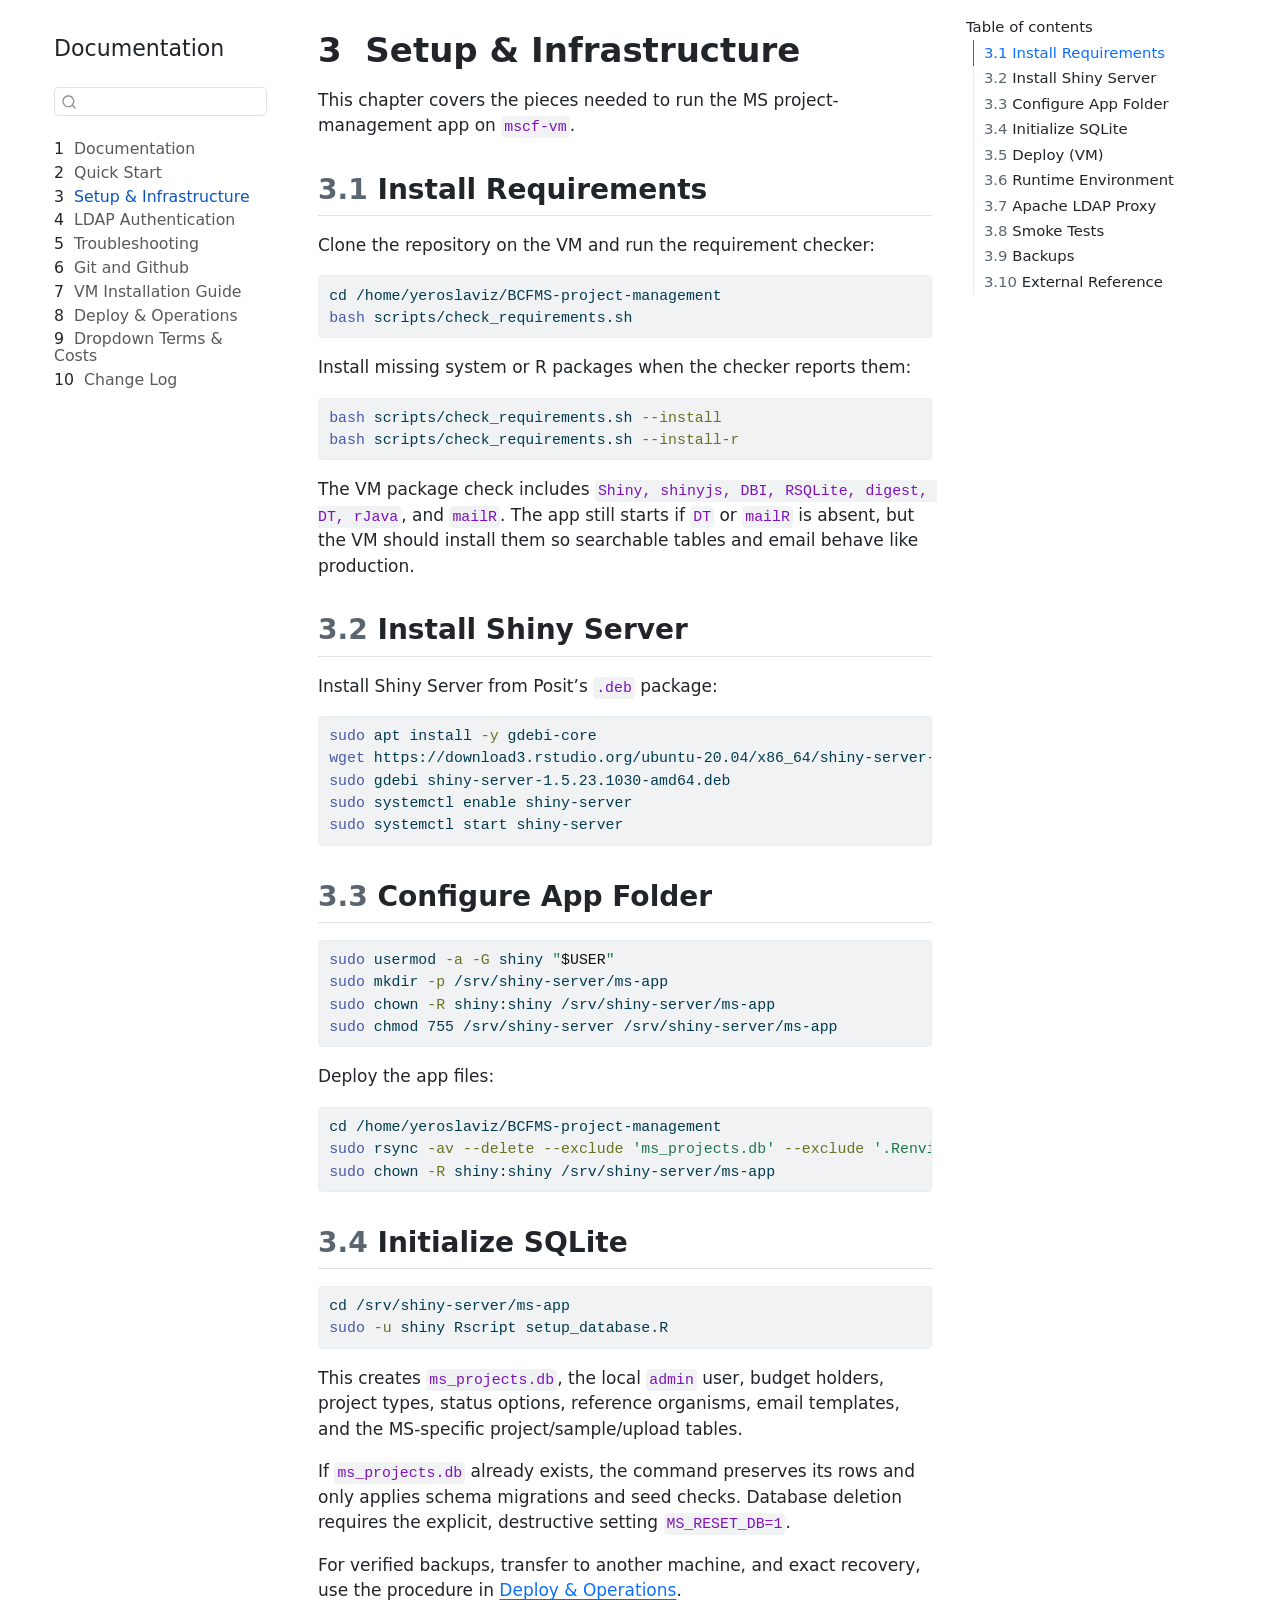
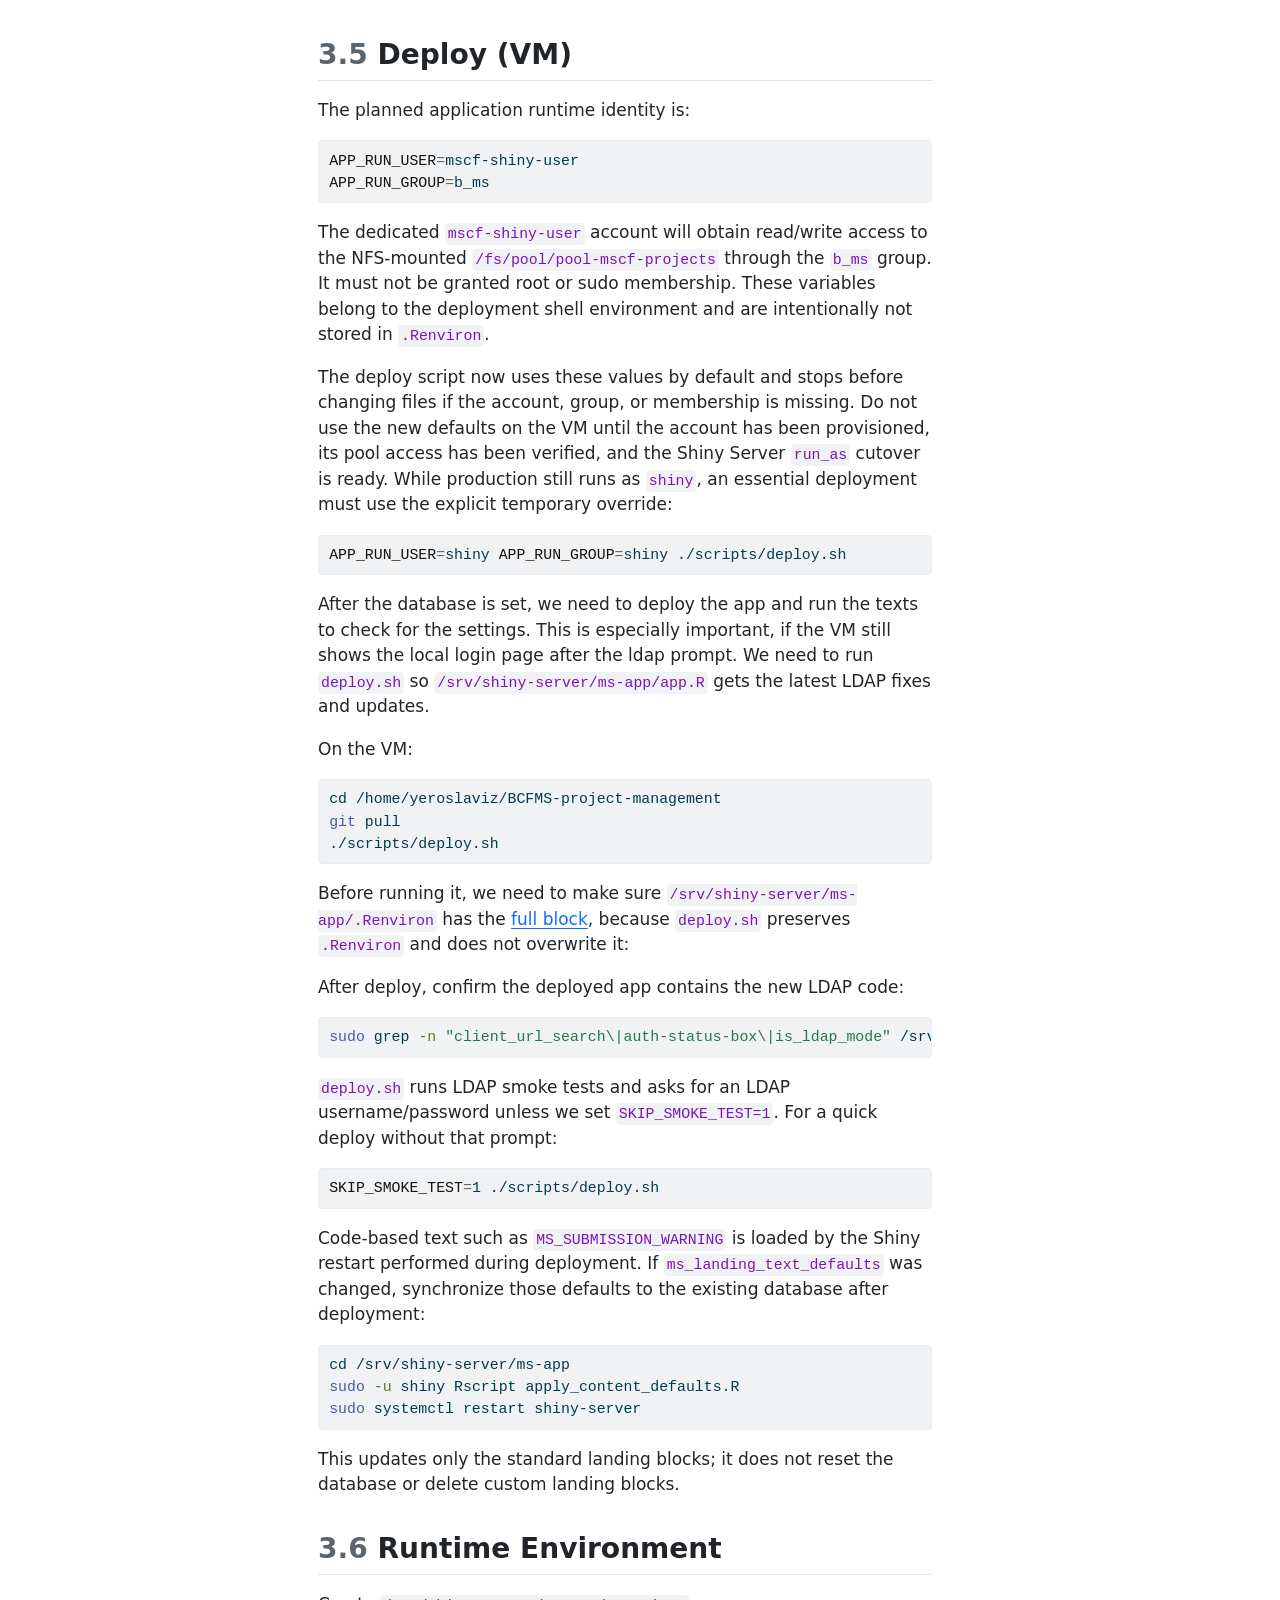
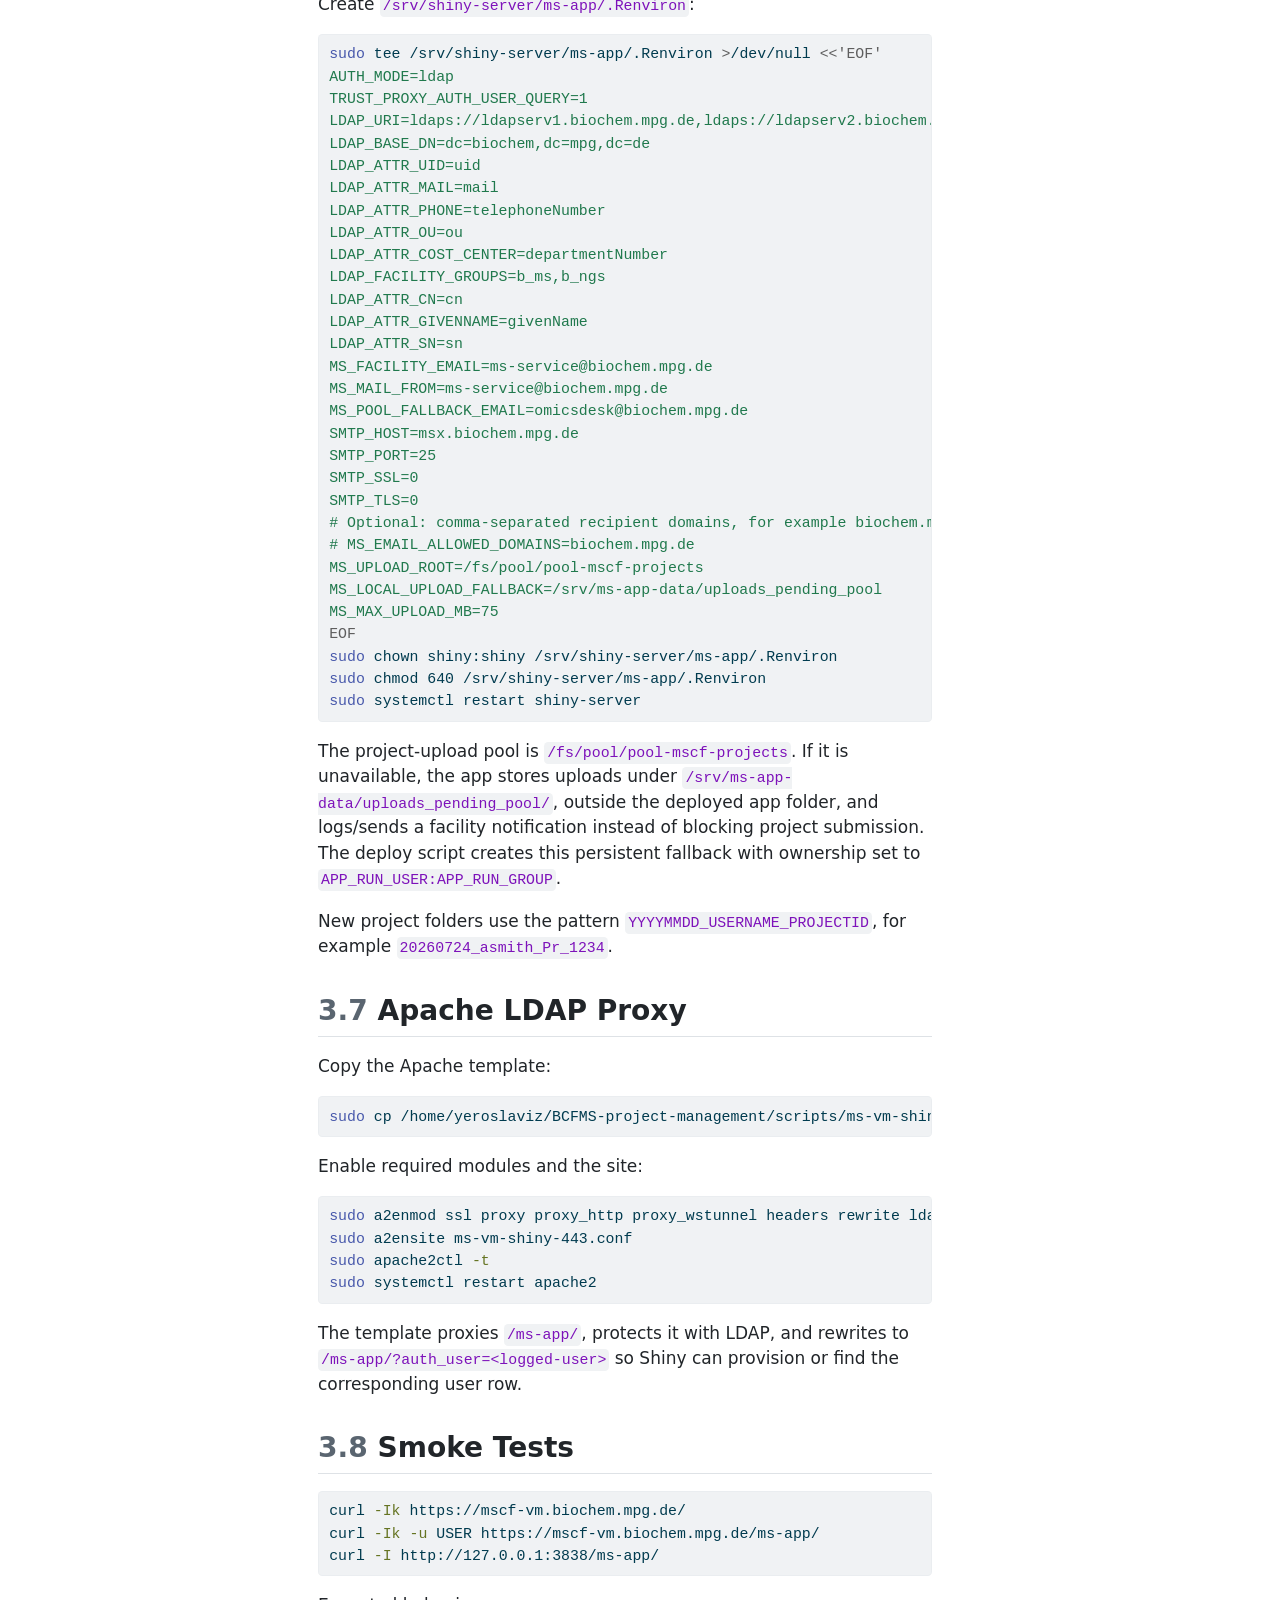
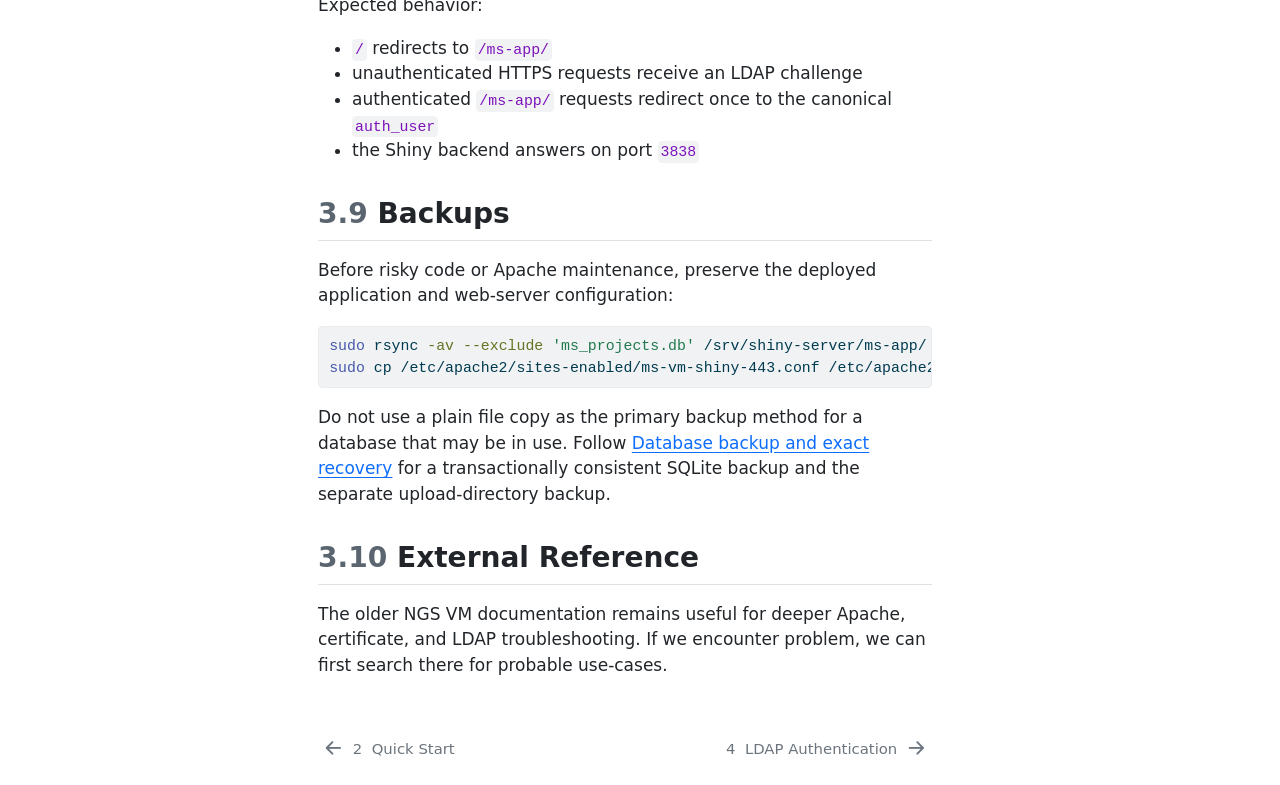
<file: chapters/setup-infrastructure.html>
<!DOCTYPE html>
<html xmlns="http://www.w3.org/1999/xhtml" lang="en" xml:lang="en"><head>

<meta charset="utf-8">
<meta name="generator" content="quarto-1.8.27">

<meta name="viewport" content="width=device-width, initial-scale=1.0, user-scalable=yes">


<title>3&nbsp; Setup &amp; Infrastructure – Documentation</title>
<style>
code{white-space: pre-wrap;}
span.smallcaps{font-variant: small-caps;}
div.columns{display: flex; gap: min(4vw, 1.5em);}
div.column{flex: auto; overflow-x: auto;}
div.hanging-indent{margin-left: 1.5em; text-indent: -1.5em;}
ul.task-list{list-style: none;}
ul.task-list li input[type="checkbox"] {
  width: 0.8em;
  margin: 0 0.8em 0.2em -1em; /* quarto-specific, see https://github.com/quarto-dev/quarto-cli/issues/4556 */ 
  vertical-align: middle;
}
/* CSS for syntax highlighting */
html { -webkit-text-size-adjust: 100%; }
pre > code.sourceCode { white-space: pre; position: relative; }
pre > code.sourceCode > span { display: inline-block; line-height: 1.25; }
pre > code.sourceCode > span:empty { height: 1.2em; }
.sourceCode { overflow: visible; }
code.sourceCode > span { color: inherit; text-decoration: inherit; }
div.sourceCode { margin: 1em 0; }
pre.sourceCode { margin: 0; }
@media screen {
div.sourceCode { overflow: auto; }
}
@media print {
pre > code.sourceCode { white-space: pre-wrap; }
pre > code.sourceCode > span { text-indent: -5em; padding-left: 5em; }
}
pre.numberSource code
  { counter-reset: source-line 0; }
pre.numberSource code > span
  { position: relative; left: -4em; counter-increment: source-line; }
pre.numberSource code > span > a:first-child::before
  { content: counter(source-line);
    position: relative; left: -1em; text-align: right; vertical-align: baseline;
    border: none; display: inline-block;
    -webkit-touch-callout: none; -webkit-user-select: none;
    -khtml-user-select: none; -moz-user-select: none;
    -ms-user-select: none; user-select: none;
    padding: 0 4px; width: 4em;
  }
pre.numberSource { margin-left: 3em;  padding-left: 4px; }
div.sourceCode
  {   }
@media screen {
pre > code.sourceCode > span > a:first-child::before { text-decoration: underline; }
}
</style>


<script src="../site_libs/quarto-nav/quarto-nav.js"></script>
<script src="../site_libs/quarto-nav/headroom.min.js"></script>
<script src="../site_libs/clipboard/clipboard.min.js"></script>
<script src="../site_libs/quarto-search/autocomplete.umd.js"></script>
<script src="../site_libs/quarto-search/fuse.min.js"></script>
<script src="../site_libs/quarto-search/quarto-search.js"></script>
<meta name="quarto:offset" content="../">
<link href="../chapters/ldap-authentication.html" rel="next">
<link href="../chapters/quick-start.html" rel="prev">
<script src="../site_libs/quarto-html/quarto.js" type="module"></script>
<script src="../site_libs/quarto-html/tabsets/tabsets.js" type="module"></script>
<script src="../site_libs/quarto-html/axe/axe-check.js" type="module"></script>
<script src="../site_libs/quarto-html/popper.min.js"></script>
<script src="../site_libs/quarto-html/tippy.umd.min.js"></script>
<script src="../site_libs/quarto-html/anchor.min.js"></script>
<link href="../site_libs/quarto-html/tippy.css" rel="stylesheet">
<link href="../site_libs/quarto-html/quarto-syntax-highlighting-ed96de9b727972fe78a7b5d16c58bf87.css" rel="stylesheet" id="quarto-text-highlighting-styles">
<script src="../site_libs/bootstrap/bootstrap.min.js"></script>
<link href="../site_libs/bootstrap/bootstrap-icons.css" rel="stylesheet">
<link href="../site_libs/bootstrap/bootstrap-9623013c3c0ef9cf97ef535d1795763e.min.css" rel="stylesheet" append-hash="true" id="quarto-bootstrap" data-mode="light">
<script id="quarto-search-options" type="application/json">{
  "location": "sidebar",
  "copy-button": false,
  "collapse-after": 3,
  "panel-placement": "start",
  "type": "textbox",
  "limit": 50,
  "keyboard-shortcut": [
    "f",
    "/",
    "s"
  ],
  "show-item-context": false,
  "language": {
    "search-no-results-text": "No results",
    "search-matching-documents-text": "matching documents",
    "search-copy-link-title": "Copy link to search",
    "search-hide-matches-text": "Hide additional matches",
    "search-more-match-text": "more match in this document",
    "search-more-matches-text": "more matches in this document",
    "search-clear-button-title": "Clear",
    "search-text-placeholder": "",
    "search-detached-cancel-button-title": "Cancel",
    "search-submit-button-title": "Submit",
    "search-label": "Search"
  }
}</script>


</head>

<body class="nav-sidebar floating quarto-light">

<div id="quarto-search-results"></div>
  <header id="quarto-header" class="headroom fixed-top">
  <nav class="quarto-secondary-nav">
    <div class="container-fluid d-flex">
      <button type="button" class="quarto-btn-toggle btn" data-bs-toggle="collapse" role="button" data-bs-target=".quarto-sidebar-collapse-item" aria-controls="quarto-sidebar" aria-expanded="false" aria-label="Toggle sidebar navigation" onclick="if (window.quartoToggleHeadroom) { window.quartoToggleHeadroom(); }">
        <i class="bi bi-layout-text-sidebar-reverse"></i>
      </button>
        <nav class="quarto-page-breadcrumbs" aria-label="breadcrumb"><ol class="breadcrumb"><li class="breadcrumb-item"><a href="../chapters/setup-infrastructure.html"><span class="chapter-number">3</span>&nbsp; <span class="chapter-title">Setup &amp; Infrastructure</span></a></li></ol></nav>
        <a class="flex-grow-1" role="navigation" data-bs-toggle="collapse" data-bs-target=".quarto-sidebar-collapse-item" aria-controls="quarto-sidebar" aria-expanded="false" aria-label="Toggle sidebar navigation" onclick="if (window.quartoToggleHeadroom) { window.quartoToggleHeadroom(); }">      
        </a>
      <button type="button" class="btn quarto-search-button" aria-label="Search" onclick="window.quartoOpenSearch();">
        <i class="bi bi-search"></i>
      </button>
    </div>
  </nav>
</header>
<!-- content -->
<div id="quarto-content" class="quarto-container page-columns page-rows-contents page-layout-article">
<!-- sidebar -->
  <nav id="quarto-sidebar" class="sidebar collapse collapse-horizontal quarto-sidebar-collapse-item sidebar-navigation floating overflow-auto">
    <div class="pt-lg-2 mt-2 text-left sidebar-header">
    <div class="sidebar-title mb-0 py-0">
      <a href="../">Documentation</a> 
    </div>
      </div>
        <div class="mt-2 flex-shrink-0 align-items-center">
        <div class="sidebar-search">
        <div id="quarto-search" class="" title="Search"></div>
        </div>
        </div>
    <div class="sidebar-menu-container"> 
    <ul class="list-unstyled mt-1">
        <li class="sidebar-item">
  <div class="sidebar-item-container"> 
  <a href="../index.html" class="sidebar-item-text sidebar-link">
 <span class="menu-text"><span class="chapter-number">1</span>&nbsp; <span class="chapter-title">Documentation</span></span></a>
  </div>
</li>
        <li class="sidebar-item">
  <div class="sidebar-item-container"> 
  <a href="../chapters/quick-start.html" class="sidebar-item-text sidebar-link">
 <span class="menu-text"><span class="chapter-number">2</span>&nbsp; <span class="chapter-title">Quick Start</span></span></a>
  </div>
</li>
        <li class="sidebar-item">
  <div class="sidebar-item-container"> 
  <a href="../chapters/setup-infrastructure.html" class="sidebar-item-text sidebar-link active">
 <span class="menu-text"><span class="chapter-number">3</span>&nbsp; <span class="chapter-title">Setup &amp; Infrastructure</span></span></a>
  </div>
</li>
        <li class="sidebar-item">
  <div class="sidebar-item-container"> 
  <a href="../chapters/ldap-authentication.html" class="sidebar-item-text sidebar-link">
 <span class="menu-text"><span class="chapter-number">4</span>&nbsp; <span class="chapter-title">LDAP Authentication</span></span></a>
  </div>
</li>
        <li class="sidebar-item">
  <div class="sidebar-item-container"> 
  <a href="../chapters/troubleshooting.html" class="sidebar-item-text sidebar-link">
 <span class="menu-text"><span class="chapter-number">5</span>&nbsp; <span class="chapter-title">Troubleshooting</span></span></a>
  </div>
</li>
        <li class="sidebar-item">
  <div class="sidebar-item-container"> 
  <a href="../chapters/git-github.html" class="sidebar-item-text sidebar-link">
 <span class="menu-text"><span class="chapter-number">6</span>&nbsp; <span class="chapter-title">Git and Github</span></span></a>
  </div>
</li>
        <li class="sidebar-item">
  <div class="sidebar-item-container"> 
  <a href="../chapters/vm-installation.html" class="sidebar-item-text sidebar-link">
 <span class="menu-text"><span class="chapter-number">7</span>&nbsp; <span class="chapter-title">VM Installation Guide</span></span></a>
  </div>
</li>
        <li class="sidebar-item">
  <div class="sidebar-item-container"> 
  <a href="../chapters/deploy-operations.html" class="sidebar-item-text sidebar-link">
 <span class="menu-text"><span class="chapter-number">8</span>&nbsp; <span class="chapter-title">Deploy &amp; Operations</span></span></a>
  </div>
</li>
        <li class="sidebar-item">
  <div class="sidebar-item-container"> 
  <a href="../chapters/dropdown-options.html" class="sidebar-item-text sidebar-link">
 <span class="menu-text"><span class="chapter-number">9</span>&nbsp; <span class="chapter-title">Dropdown Terms &amp; Costs</span></span></a>
  </div>
</li>
        <li class="sidebar-item">
  <div class="sidebar-item-container"> 
  <a href="../chapters/change-log.html" class="sidebar-item-text sidebar-link">
 <span class="menu-text"><span class="chapter-number">10</span>&nbsp; <span class="chapter-title">Change Log</span></span></a>
  </div>
</li>
    </ul>
    </div>
</nav>
<div id="quarto-sidebar-glass" class="quarto-sidebar-collapse-item" data-bs-toggle="collapse" data-bs-target=".quarto-sidebar-collapse-item"></div>
<!-- margin-sidebar -->
    <div id="quarto-margin-sidebar" class="sidebar margin-sidebar">
        <nav id="TOC" role="doc-toc" class="toc-active">
    <h2 id="toc-title">Table of contents</h2>
   
  <ul>
  <li><a href="#install-requirements" id="toc-install-requirements" class="nav-link active" data-scroll-target="#install-requirements"><span class="header-section-number">3.1</span> Install Requirements</a></li>
  <li><a href="#install-shiny-server" id="toc-install-shiny-server" class="nav-link" data-scroll-target="#install-shiny-server"><span class="header-section-number">3.2</span> Install Shiny Server</a></li>
  <li><a href="#configure-app-folder" id="toc-configure-app-folder" class="nav-link" data-scroll-target="#configure-app-folder"><span class="header-section-number">3.3</span> Configure App Folder</a></li>
  <li><a href="#initialize-sqlite" id="toc-initialize-sqlite" class="nav-link" data-scroll-target="#initialize-sqlite"><span class="header-section-number">3.4</span> Initialize SQLite</a></li>
  <li><a href="#deploy-vm" id="toc-deploy-vm" class="nav-link" data-scroll-target="#deploy-vm"><span class="header-section-number">3.5</span> Deploy (VM)</a></li>
  <li><a href="#runtime-environment" id="toc-runtime-environment" class="nav-link" data-scroll-target="#runtime-environment"><span class="header-section-number">3.6</span> Runtime Environment</a></li>
  <li><a href="#apache-ldap-proxy" id="toc-apache-ldap-proxy" class="nav-link" data-scroll-target="#apache-ldap-proxy"><span class="header-section-number">3.7</span> Apache LDAP Proxy</a></li>
  <li><a href="#smoke-tests" id="toc-smoke-tests" class="nav-link" data-scroll-target="#smoke-tests"><span class="header-section-number">3.8</span> Smoke Tests</a></li>
  <li><a href="#backups" id="toc-backups" class="nav-link" data-scroll-target="#backups"><span class="header-section-number">3.9</span> Backups</a></li>
  <li><a href="#external-reference" id="toc-external-reference" class="nav-link" data-scroll-target="#external-reference"><span class="header-section-number">3.10</span> External Reference</a></li>
  </ul>
</nav>
    </div>
<!-- main -->
<main class="content" id="quarto-document-content">

<header id="title-block-header" class="quarto-title-block default">
<div class="quarto-title">
<h1 class="title"><span class="chapter-number">3</span>&nbsp; <span class="chapter-title">Setup &amp; Infrastructure</span></h1>
</div>



<div class="quarto-title-meta">

    
  
    
  </div>
  


</header>


<p>This chapter covers the pieces needed to run the MS project-management app on <code>mscf-vm</code>.</p>
<section id="install-requirements" class="level2" data-number="3.1">
<h2 data-number="3.1" class="anchored" data-anchor-id="install-requirements"><span class="header-section-number">3.1</span> Install Requirements</h2>
<p>Clone the repository on the VM and run the requirement checker:</p>
<div class="code-copy-outer-scaffold"><div class="sourceCode" id="cb1"><pre class="sourceCode bash code-with-copy"><code class="sourceCode bash"><span id="cb1-1"><a href="#cb1-1" aria-hidden="true" tabindex="-1"></a><span class="bu">cd</span> /home/yeroslaviz/BCFMS-project-management</span>
<span id="cb1-2"><a href="#cb1-2" aria-hidden="true" tabindex="-1"></a><span class="fu">bash</span> scripts/check_requirements.sh</span></code></pre></div><button title="Copy to Clipboard" class="code-copy-button"><i class="bi"></i></button></div>
<p>Install missing system or R packages when the checker reports them:</p>
<div class="code-copy-outer-scaffold"><div class="sourceCode" id="cb2"><pre class="sourceCode bash code-with-copy"><code class="sourceCode bash"><span id="cb2-1"><a href="#cb2-1" aria-hidden="true" tabindex="-1"></a><span class="fu">bash</span> scripts/check_requirements.sh <span class="at">--install</span></span>
<span id="cb2-2"><a href="#cb2-2" aria-hidden="true" tabindex="-1"></a><span class="fu">bash</span> scripts/check_requirements.sh <span class="at">--install-r</span></span></code></pre></div><button title="Copy to Clipboard" class="code-copy-button"><i class="bi"></i></button></div>
<p>The VM package check includes <code>Shiny, shinyjs, DBI, RSQLite, digest, DT, rJava</code>, and <code>mailR</code>. The app still starts if <code>DT</code> or <code>mailR</code> is absent, but the VM should install them so searchable tables and email behave like production.</p>
</section>
<section id="install-shiny-server" class="level2" data-number="3.2">
<h2 data-number="3.2" class="anchored" data-anchor-id="install-shiny-server"><span class="header-section-number">3.2</span> Install Shiny Server</h2>
<p>Install Shiny Server from Posit’s <code>.deb</code> package:</p>
<div class="code-copy-outer-scaffold"><div class="sourceCode" id="cb3"><pre class="sourceCode bash code-with-copy"><code class="sourceCode bash"><span id="cb3-1"><a href="#cb3-1" aria-hidden="true" tabindex="-1"></a><span class="fu">sudo</span> apt install <span class="at">-y</span> gdebi-core</span>
<span id="cb3-2"><a href="#cb3-2" aria-hidden="true" tabindex="-1"></a><span class="fu">wget</span> https://download3.rstudio.org/ubuntu-20.04/x86_64/shiny-server-1.5.23.1030-amd64.deb</span>
<span id="cb3-3"><a href="#cb3-3" aria-hidden="true" tabindex="-1"></a><span class="fu">sudo</span> gdebi shiny-server-1.5.23.1030-amd64.deb</span>
<span id="cb3-4"><a href="#cb3-4" aria-hidden="true" tabindex="-1"></a><span class="fu">sudo</span> systemctl enable shiny-server</span>
<span id="cb3-5"><a href="#cb3-5" aria-hidden="true" tabindex="-1"></a><span class="fu">sudo</span> systemctl start shiny-server</span></code></pre></div><button title="Copy to Clipboard" class="code-copy-button"><i class="bi"></i></button></div>
</section>
<section id="configure-app-folder" class="level2" data-number="3.3">
<h2 data-number="3.3" class="anchored" data-anchor-id="configure-app-folder"><span class="header-section-number">3.3</span> Configure App Folder</h2>
<div class="code-copy-outer-scaffold"><div class="sourceCode" id="cb4"><pre class="sourceCode bash code-with-copy"><code class="sourceCode bash"><span id="cb4-1"><a href="#cb4-1" aria-hidden="true" tabindex="-1"></a><span class="fu">sudo</span> usermod <span class="at">-a</span> <span class="at">-G</span> shiny <span class="st">"</span><span class="va">$USER</span><span class="st">"</span></span>
<span id="cb4-2"><a href="#cb4-2" aria-hidden="true" tabindex="-1"></a><span class="fu">sudo</span> mkdir <span class="at">-p</span> /srv/shiny-server/ms-app</span>
<span id="cb4-3"><a href="#cb4-3" aria-hidden="true" tabindex="-1"></a><span class="fu">sudo</span> chown <span class="at">-R</span> shiny:shiny /srv/shiny-server/ms-app</span>
<span id="cb4-4"><a href="#cb4-4" aria-hidden="true" tabindex="-1"></a><span class="fu">sudo</span> chmod 755 /srv/shiny-server /srv/shiny-server/ms-app</span></code></pre></div><button title="Copy to Clipboard" class="code-copy-button"><i class="bi"></i></button></div>
<p>Deploy the app files:</p>
<div class="code-copy-outer-scaffold"><div class="sourceCode" id="cb5"><pre class="sourceCode bash code-with-copy"><code class="sourceCode bash"><span id="cb5-1"><a href="#cb5-1" aria-hidden="true" tabindex="-1"></a><span class="bu">cd</span> /home/yeroslaviz/BCFMS-project-management</span>
<span id="cb5-2"><a href="#cb5-2" aria-hidden="true" tabindex="-1"></a><span class="fu">sudo</span> rsync <span class="at">-av</span> <span class="at">--delete</span> <span class="at">--exclude</span> <span class="st">'ms_projects.db'</span> <span class="at">--exclude</span> <span class="st">'.Renviron'</span> ms-app/ /srv/shiny-server/ms-app/</span>
<span id="cb5-3"><a href="#cb5-3" aria-hidden="true" tabindex="-1"></a><span class="fu">sudo</span> chown <span class="at">-R</span> shiny:shiny /srv/shiny-server/ms-app</span></code></pre></div><button title="Copy to Clipboard" class="code-copy-button"><i class="bi"></i></button></div>
</section>
<section id="initialize-sqlite" class="level2" data-number="3.4">
<h2 data-number="3.4" class="anchored" data-anchor-id="initialize-sqlite"><span class="header-section-number">3.4</span> Initialize SQLite</h2>
<div class="code-copy-outer-scaffold"><div class="sourceCode" id="cb6"><pre class="sourceCode bash code-with-copy"><code class="sourceCode bash"><span id="cb6-1"><a href="#cb6-1" aria-hidden="true" tabindex="-1"></a><span class="bu">cd</span> /srv/shiny-server/ms-app</span>
<span id="cb6-2"><a href="#cb6-2" aria-hidden="true" tabindex="-1"></a><span class="fu">sudo</span> <span class="at">-u</span> shiny Rscript setup_database.R</span></code></pre></div><button title="Copy to Clipboard" class="code-copy-button"><i class="bi"></i></button></div>
<p>This creates <code>ms_projects.db</code>, the local <code>admin</code> user, budget holders, project types, status options, reference organisms, email templates, and the MS-specific project/sample/upload tables.</p>
<p>If <code>ms_projects.db</code> already exists, the command preserves its rows and only applies schema migrations and seed checks. Database deletion requires the explicit, destructive setting <code>MS_RESET_DB=1</code>.</p>
<p>For verified backups, transfer to another machine, and exact recovery, use the procedure in <a href="../chapters/deploy-operations.html#database-backup-and-exact-recovery">Deploy &amp; Operations</a>.</p>
</section>
<section id="deploy-vm" class="level2" data-number="3.5">
<h2 data-number="3.5" class="anchored" data-anchor-id="deploy-vm"><span class="header-section-number">3.5</span> Deploy (VM)</h2>
<p>The planned application runtime identity is:</p>
<div class="code-copy-outer-scaffold"><div class="sourceCode" id="cb7"><pre class="sourceCode bash code-with-copy"><code class="sourceCode bash"><span id="cb7-1"><a href="#cb7-1" aria-hidden="true" tabindex="-1"></a><span class="va">APP_RUN_USER</span><span class="op">=</span>mscf-shiny-user</span>
<span id="cb7-2"><a href="#cb7-2" aria-hidden="true" tabindex="-1"></a><span class="va">APP_RUN_GROUP</span><span class="op">=</span>b_ms</span></code></pre></div><button title="Copy to Clipboard" class="code-copy-button"><i class="bi"></i></button></div>
<p>The dedicated <code>mscf-shiny-user</code> account will obtain read/write access to the NFS-mounted <code>/fs/pool/pool-mscf-projects</code> through the <code>b_ms</code> group. It must not be granted root or sudo membership. These variables belong to the deployment shell environment and are intentionally not stored in <code>.Renviron</code>.</p>
<p>The deploy script now uses these values by default and stops before changing files if the account, group, or membership is missing. Do not use the new defaults on the VM until the account has been provisioned, its pool access has been verified, and the Shiny Server <code>run_as</code> cutover is ready. While production still runs as <code>shiny</code>, an essential deployment must use the explicit temporary override:</p>
<div class="code-copy-outer-scaffold"><div class="sourceCode" id="cb8"><pre class="sourceCode bash code-with-copy"><code class="sourceCode bash"><span id="cb8-1"><a href="#cb8-1" aria-hidden="true" tabindex="-1"></a><span class="va">APP_RUN_USER</span><span class="op">=</span>shiny <span class="va">APP_RUN_GROUP</span><span class="op">=</span>shiny <span class="ex">./scripts/deploy.sh</span></span></code></pre></div><button title="Copy to Clipboard" class="code-copy-button"><i class="bi"></i></button></div>
<p>After the database is set, we need to deploy the app and run the texts to check for the settings. This is especially important, if the VM still shows the local login page after the ldap prompt. We need to run <code>deploy.sh</code> so <code>/srv/shiny-server/ms-app/app.R</code> gets the latest LDAP fixes and updates.</p>
<p>On the VM:</p>
<div class="code-copy-outer-scaffold"><div class="sourceCode" id="cb9"><pre class="sourceCode bash code-with-copy"><code class="sourceCode bash"><span id="cb9-1"><a href="#cb9-1" aria-hidden="true" tabindex="-1"></a><span class="bu">cd</span> /home/yeroslaviz/BCFMS-project-management</span>
<span id="cb9-2"><a href="#cb9-2" aria-hidden="true" tabindex="-1"></a><span class="fu">git</span> pull</span>
<span id="cb9-3"><a href="#cb9-3" aria-hidden="true" tabindex="-1"></a><span class="ex">./scripts/deploy.sh</span></span></code></pre></div><button title="Copy to Clipboard" class="code-copy-button"><i class="bi"></i></button></div>
<p>Before running it, we need to make sure <code>/srv/shiny-server/ms-app/.Renviron</code> has the <a href="#runtime-environment">full block</a>, because <code>deploy.sh</code> preserves <code>.Renviron</code> and does not overwrite it:</p>
<p>After deploy, confirm the deployed app contains the new LDAP code:</p>
<div class="code-copy-outer-scaffold"><div class="sourceCode" id="cb10"><pre class="sourceCode bash code-with-copy"><code class="sourceCode bash"><span id="cb10-1"><a href="#cb10-1" aria-hidden="true" tabindex="-1"></a><span class="fu">sudo</span> grep <span class="at">-n</span> <span class="st">"client_url_search\|auth-status-box\|is_ldap_mode"</span> /srv/shiny-server/ms-app/app.R</span></code></pre></div><button title="Copy to Clipboard" class="code-copy-button"><i class="bi"></i></button></div>
<p><code>deploy.sh</code> runs LDAP smoke tests and asks for an LDAP username/password unless we set <code>SKIP_SMOKE_TEST=1</code>. For a quick deploy without that prompt:</p>
<div class="code-copy-outer-scaffold"><div class="sourceCode" id="cb11"><pre class="sourceCode bash code-with-copy"><code class="sourceCode bash"><span id="cb11-1"><a href="#cb11-1" aria-hidden="true" tabindex="-1"></a><span class="va">SKIP_SMOKE_TEST</span><span class="op">=</span>1 <span class="ex">./scripts/deploy.sh</span></span></code></pre></div><button title="Copy to Clipboard" class="code-copy-button"><i class="bi"></i></button></div>
<p>Code-based text such as <code>MS_SUBMISSION_WARNING</code> is loaded by the Shiny restart performed during deployment. If <code>ms_landing_text_defaults</code> was changed, synchronize those defaults to the existing database after deployment:</p>
<div class="code-copy-outer-scaffold"><div class="sourceCode" id="cb12"><pre class="sourceCode bash code-with-copy"><code class="sourceCode bash"><span id="cb12-1"><a href="#cb12-1" aria-hidden="true" tabindex="-1"></a><span class="bu">cd</span> /srv/shiny-server/ms-app</span>
<span id="cb12-2"><a href="#cb12-2" aria-hidden="true" tabindex="-1"></a><span class="fu">sudo</span> <span class="at">-u</span> shiny Rscript apply_content_defaults.R</span>
<span id="cb12-3"><a href="#cb12-3" aria-hidden="true" tabindex="-1"></a><span class="fu">sudo</span> systemctl restart shiny-server</span></code></pre></div><button title="Copy to Clipboard" class="code-copy-button"><i class="bi"></i></button></div>
<p>This updates only the standard landing blocks; it does not reset the database or delete custom landing blocks.</p>
</section>
<section id="runtime-environment" class="level2" data-number="3.6">
<h2 data-number="3.6" class="anchored" data-anchor-id="runtime-environment"><span class="header-section-number">3.6</span> Runtime Environment</h2>
<p>Create <code>/srv/shiny-server/ms-app/.Renviron</code>:</p>
<div class="code-copy-outer-scaffold"><div class="sourceCode" id="cb13"><pre class="sourceCode bash code-with-copy"><code class="sourceCode bash"><span id="cb13-1"><a href="#cb13-1" aria-hidden="true" tabindex="-1"></a><span class="fu">sudo</span> tee /srv/shiny-server/ms-app/.Renviron <span class="op">&gt;</span>/dev/null <span class="op">&lt;&lt;'EOF'</span></span>
<span id="cb13-2"><a href="#cb13-2" aria-hidden="true" tabindex="-1"></a><span class="st">AUTH_MODE=ldap</span></span>
<span id="cb13-3"><a href="#cb13-3" aria-hidden="true" tabindex="-1"></a><span class="st">TRUST_PROXY_AUTH_USER_QUERY=1</span></span>
<span id="cb13-4"><a href="#cb13-4" aria-hidden="true" tabindex="-1"></a><span class="st">LDAP_URI=ldaps://ldapserv1.biochem.mpg.de,ldaps://ldapserv2.biochem.mpg.de,ldaps://ldapserv3.biochem.mpg.de</span></span>
<span id="cb13-5"><a href="#cb13-5" aria-hidden="true" tabindex="-1"></a><span class="st">LDAP_BASE_DN=dc=biochem,dc=mpg,dc=de</span></span>
<span id="cb13-6"><a href="#cb13-6" aria-hidden="true" tabindex="-1"></a><span class="st">LDAP_ATTR_UID=uid</span></span>
<span id="cb13-7"><a href="#cb13-7" aria-hidden="true" tabindex="-1"></a><span class="st">LDAP_ATTR_MAIL=mail</span></span>
<span id="cb13-8"><a href="#cb13-8" aria-hidden="true" tabindex="-1"></a><span class="st">LDAP_ATTR_PHONE=telephoneNumber</span></span>
<span id="cb13-9"><a href="#cb13-9" aria-hidden="true" tabindex="-1"></a><span class="st">LDAP_ATTR_OU=ou</span></span>
<span id="cb13-10"><a href="#cb13-10" aria-hidden="true" tabindex="-1"></a><span class="st">LDAP_ATTR_COST_CENTER=departmentNumber</span></span>
<span id="cb13-11"><a href="#cb13-11" aria-hidden="true" tabindex="-1"></a><span class="st">LDAP_FACILITY_GROUPS=b_ms,b_ngs</span></span>
<span id="cb13-12"><a href="#cb13-12" aria-hidden="true" tabindex="-1"></a><span class="st">LDAP_ATTR_CN=cn</span></span>
<span id="cb13-13"><a href="#cb13-13" aria-hidden="true" tabindex="-1"></a><span class="st">LDAP_ATTR_GIVENNAME=givenName</span></span>
<span id="cb13-14"><a href="#cb13-14" aria-hidden="true" tabindex="-1"></a><span class="st">LDAP_ATTR_SN=sn</span></span>
<span id="cb13-15"><a href="#cb13-15" aria-hidden="true" tabindex="-1"></a><span class="st">MS_FACILITY_EMAIL=ms-service@biochem.mpg.de</span></span>
<span id="cb13-16"><a href="#cb13-16" aria-hidden="true" tabindex="-1"></a><span class="st">MS_MAIL_FROM=ms-service@biochem.mpg.de</span></span>
<span id="cb13-17"><a href="#cb13-17" aria-hidden="true" tabindex="-1"></a><span class="st">MS_POOL_FALLBACK_EMAIL=omicsdesk@biochem.mpg.de</span></span>
<span id="cb13-18"><a href="#cb13-18" aria-hidden="true" tabindex="-1"></a><span class="st">SMTP_HOST=msx.biochem.mpg.de</span></span>
<span id="cb13-19"><a href="#cb13-19" aria-hidden="true" tabindex="-1"></a><span class="st">SMTP_PORT=25</span></span>
<span id="cb13-20"><a href="#cb13-20" aria-hidden="true" tabindex="-1"></a><span class="st">SMTP_SSL=0</span></span>
<span id="cb13-21"><a href="#cb13-21" aria-hidden="true" tabindex="-1"></a><span class="st">SMTP_TLS=0</span></span>
<span id="cb13-22"><a href="#cb13-22" aria-hidden="true" tabindex="-1"></a><span class="st"># Optional: comma-separated recipient domains, for example biochem.mpg.de.</span></span>
<span id="cb13-23"><a href="#cb13-23" aria-hidden="true" tabindex="-1"></a><span class="st"># MS_EMAIL_ALLOWED_DOMAINS=biochem.mpg.de</span></span>
<span id="cb13-24"><a href="#cb13-24" aria-hidden="true" tabindex="-1"></a><span class="st">MS_UPLOAD_ROOT=/fs/pool/pool-mscf-projects</span></span>
<span id="cb13-25"><a href="#cb13-25" aria-hidden="true" tabindex="-1"></a><span class="st">MS_LOCAL_UPLOAD_FALLBACK=/srv/ms-app-data/uploads_pending_pool</span></span>
<span id="cb13-26"><a href="#cb13-26" aria-hidden="true" tabindex="-1"></a><span class="st">MS_MAX_UPLOAD_MB=75</span></span>
<span id="cb13-27"><a href="#cb13-27" aria-hidden="true" tabindex="-1"></a><span class="op">EOF</span></span>
<span id="cb13-28"><a href="#cb13-28" aria-hidden="true" tabindex="-1"></a><span class="fu">sudo</span> chown shiny:shiny /srv/shiny-server/ms-app/.Renviron</span>
<span id="cb13-29"><a href="#cb13-29" aria-hidden="true" tabindex="-1"></a><span class="fu">sudo</span> chmod 640 /srv/shiny-server/ms-app/.Renviron</span>
<span id="cb13-30"><a href="#cb13-30" aria-hidden="true" tabindex="-1"></a><span class="fu">sudo</span> systemctl restart shiny-server</span></code></pre></div><button title="Copy to Clipboard" class="code-copy-button"><i class="bi"></i></button></div>
<p>The project-upload pool is <code>/fs/pool/pool-mscf-projects</code>. If it is unavailable, the app stores uploads under <code>/srv/ms-app-data/uploads_pending_pool/</code>, outside the deployed app folder, and logs/sends a facility notification instead of blocking project submission. The deploy script creates this persistent fallback with ownership set to <code>APP_RUN_USER:APP_RUN_GROUP</code>.</p>
<p>New project folders use the pattern <code>YYYYMMDD_USERNAME_PROJECTID</code>, for example <code>20260724_asmith_Pr_1234</code>.</p>
</section>
<section id="apache-ldap-proxy" class="level2" data-number="3.7">
<h2 data-number="3.7" class="anchored" data-anchor-id="apache-ldap-proxy"><span class="header-section-number">3.7</span> Apache LDAP Proxy</h2>
<p>Copy the Apache template:</p>
<div class="code-copy-outer-scaffold"><div class="sourceCode" id="cb14"><pre class="sourceCode bash code-with-copy"><code class="sourceCode bash"><span id="cb14-1"><a href="#cb14-1" aria-hidden="true" tabindex="-1"></a><span class="fu">sudo</span> cp /home/yeroslaviz/BCFMS-project-management/scripts/ms-vm-shiny-443.conf /etc/apache2/sites-available/ms-vm-shiny-443.conf</span></code></pre></div><button title="Copy to Clipboard" class="code-copy-button"><i class="bi"></i></button></div>
<p>Enable required modules and the site:</p>
<div class="code-copy-outer-scaffold"><div class="sourceCode" id="cb15"><pre class="sourceCode bash code-with-copy"><code class="sourceCode bash"><span id="cb15-1"><a href="#cb15-1" aria-hidden="true" tabindex="-1"></a><span class="fu">sudo</span> a2enmod ssl proxy proxy_http proxy_wstunnel headers rewrite ldap authnz_ldap</span>
<span id="cb15-2"><a href="#cb15-2" aria-hidden="true" tabindex="-1"></a><span class="fu">sudo</span> a2ensite ms-vm-shiny-443.conf</span>
<span id="cb15-3"><a href="#cb15-3" aria-hidden="true" tabindex="-1"></a><span class="fu">sudo</span> apache2ctl <span class="at">-t</span></span>
<span id="cb15-4"><a href="#cb15-4" aria-hidden="true" tabindex="-1"></a><span class="fu">sudo</span> systemctl restart apache2</span></code></pre></div><button title="Copy to Clipboard" class="code-copy-button"><i class="bi"></i></button></div>
<p>The template proxies <code>/ms-app/</code>, protects it with LDAP, and rewrites to <code>/ms-app/?auth_user=&lt;logged-user&gt;</code> so Shiny can provision or find the corresponding user row.</p>
</section>
<section id="smoke-tests" class="level2" data-number="3.8">
<h2 data-number="3.8" class="anchored" data-anchor-id="smoke-tests"><span class="header-section-number">3.8</span> Smoke Tests</h2>
<div class="code-copy-outer-scaffold"><div class="sourceCode" id="cb16"><pre class="sourceCode bash code-with-copy"><code class="sourceCode bash"><span id="cb16-1"><a href="#cb16-1" aria-hidden="true" tabindex="-1"></a><span class="ex">curl</span> <span class="at">-Ik</span> https://mscf-vm.biochem.mpg.de/</span>
<span id="cb16-2"><a href="#cb16-2" aria-hidden="true" tabindex="-1"></a><span class="ex">curl</span> <span class="at">-Ik</span> <span class="at">-u</span> USER https://mscf-vm.biochem.mpg.de/ms-app/</span>
<span id="cb16-3"><a href="#cb16-3" aria-hidden="true" tabindex="-1"></a><span class="ex">curl</span> <span class="at">-I</span> http://127.0.0.1:3838/ms-app/</span></code></pre></div><button title="Copy to Clipboard" class="code-copy-button"><i class="bi"></i></button></div>
<p>Expected behavior:</p>
<ul>
<li><code>/</code> redirects to <code>/ms-app/</code></li>
<li>unauthenticated HTTPS requests receive an LDAP challenge</li>
<li>authenticated <code>/ms-app/</code> requests redirect once to the canonical <code>auth_user</code></li>
<li>the Shiny backend answers on port <code>3838</code></li>
</ul>
</section>
<section id="backups" class="level2" data-number="3.9">
<h2 data-number="3.9" class="anchored" data-anchor-id="backups"><span class="header-section-number">3.9</span> Backups</h2>
<p>Before risky code or Apache maintenance, preserve the deployed application and web-server configuration:</p>
<div class="code-copy-outer-scaffold"><div class="sourceCode" id="cb17"><pre class="sourceCode bash code-with-copy"><code class="sourceCode bash"><span id="cb17-1"><a href="#cb17-1" aria-hidden="true" tabindex="-1"></a><span class="fu">sudo</span> rsync <span class="at">-av</span> <span class="at">--exclude</span> <span class="st">'ms_projects.db'</span> /srv/shiny-server/ms-app/ /srv/shiny-server/ms-app.backup_<span class="va">$(</span><span class="fu">date</span> +%Y%m%d_%H%M<span class="va">)</span>/</span>
<span id="cb17-2"><a href="#cb17-2" aria-hidden="true" tabindex="-1"></a><span class="fu">sudo</span> cp /etc/apache2/sites-enabled/ms-vm-shiny-443.conf /etc/apache2/sites-enabled/ms-vm-shiny-443.conf.backup_<span class="va">$(</span><span class="fu">date</span> +%Y%m%d_%H%M<span class="va">)</span></span></code></pre></div><button title="Copy to Clipboard" class="code-copy-button"><i class="bi"></i></button></div>
<p>Do not use a plain file copy as the primary backup method for a database that may be in use. Follow <a href="../chapters/deploy-operations.html#database-backup-and-exact-recovery">Database backup and exact recovery</a> for a transactionally consistent SQLite backup and the separate upload-directory backup.</p>
</section>
<section id="external-reference" class="level2" data-number="3.10">
<h2 data-number="3.10" class="anchored" data-anchor-id="external-reference"><span class="header-section-number">3.10</span> External Reference</h2>
<p>The older NGS VM documentation remains useful for deeper Apache, certificate, and LDAP troubleshooting. If we encounter problem, we can first search there for probable use-cases.</p>


</section>

</main> <!-- /main -->
<script id="quarto-html-after-body" type="application/javascript">
  window.document.addEventListener("DOMContentLoaded", function (event) {
    const icon = "";
    const anchorJS = new window.AnchorJS();
    anchorJS.options = {
      placement: 'right',
      icon: icon
    };
    anchorJS.add('.anchored');
    const isCodeAnnotation = (el) => {
      for (const clz of el.classList) {
        if (clz.startsWith('code-annotation-')) {                     
          return true;
        }
      }
      return false;
    }
    const onCopySuccess = function(e) {
      // button target
      const button = e.trigger;
      // don't keep focus
      button.blur();
      // flash "checked"
      button.classList.add('code-copy-button-checked');
      var currentTitle = button.getAttribute("title");
      button.setAttribute("title", "Copied!");
      let tooltip;
      if (window.bootstrap) {
        button.setAttribute("data-bs-toggle", "tooltip");
        button.setAttribute("data-bs-placement", "left");
        button.setAttribute("data-bs-title", "Copied!");
        tooltip = new bootstrap.Tooltip(button, 
          { trigger: "manual", 
            customClass: "code-copy-button-tooltip",
            offset: [0, -8]});
        tooltip.show();    
      }
      setTimeout(function() {
        if (tooltip) {
          tooltip.hide();
          button.removeAttribute("data-bs-title");
          button.removeAttribute("data-bs-toggle");
          button.removeAttribute("data-bs-placement");
        }
        button.setAttribute("title", currentTitle);
        button.classList.remove('code-copy-button-checked');
      }, 1000);
      // clear code selection
      e.clearSelection();
    }
    const getTextToCopy = function(trigger) {
      const outerScaffold = trigger.parentElement.cloneNode(true);
      const codeEl = outerScaffold.querySelector('code');
      for (const childEl of codeEl.children) {
        if (isCodeAnnotation(childEl)) {
          childEl.remove();
        }
      }
      return codeEl.innerText;
    }
    const clipboard = new window.ClipboardJS('.code-copy-button:not([data-in-quarto-modal])', {
      text: getTextToCopy
    });
    clipboard.on('success', onCopySuccess);
    if (window.document.getElementById('quarto-embedded-source-code-modal')) {
      const clipboardModal = new window.ClipboardJS('.code-copy-button[data-in-quarto-modal]', {
        text: getTextToCopy,
        container: window.document.getElementById('quarto-embedded-source-code-modal')
      });
      clipboardModal.on('success', onCopySuccess);
    }
      var localhostRegex = new RegExp(/^(?:http|https):\/\/localhost\:?[0-9]*\//);
      var mailtoRegex = new RegExp(/^mailto:/);
        var filterRegex = new RegExp('/' + window.location.host + '/');
      var isInternal = (href) => {
          return filterRegex.test(href) || localhostRegex.test(href) || mailtoRegex.test(href);
      }
      // Inspect non-navigation links and adorn them if external
     var links = window.document.querySelectorAll('a[href]:not(.nav-link):not(.navbar-brand):not(.toc-action):not(.sidebar-link):not(.sidebar-item-toggle):not(.pagination-link):not(.no-external):not([aria-hidden]):not(.dropdown-item):not(.quarto-navigation-tool):not(.about-link)');
      for (var i=0; i<links.length; i++) {
        const link = links[i];
        if (!isInternal(link.href)) {
          // undo the damage that might have been done by quarto-nav.js in the case of
          // links that we want to consider external
          if (link.dataset.originalHref !== undefined) {
            link.href = link.dataset.originalHref;
          }
            // target, if specified
            link.setAttribute("target", "_blank");
            if (link.getAttribute("rel") === null) {
              link.setAttribute("rel", "noopener");
            }
            // default icon
            link.classList.add("external");
        }
      }
    function tippyHover(el, contentFn, onTriggerFn, onUntriggerFn) {
      const config = {
        allowHTML: true,
        maxWidth: 500,
        delay: 100,
        arrow: false,
        appendTo: function(el) {
            return el.parentElement;
        },
        interactive: true,
        interactiveBorder: 10,
        theme: 'quarto',
        placement: 'bottom-start',
      };
      if (contentFn) {
        config.content = contentFn;
      }
      if (onTriggerFn) {
        config.onTrigger = onTriggerFn;
      }
      if (onUntriggerFn) {
        config.onUntrigger = onUntriggerFn;
      }
      window.tippy(el, config); 
    }
    const noterefs = window.document.querySelectorAll('a[role="doc-noteref"]');
    for (var i=0; i<noterefs.length; i++) {
      const ref = noterefs[i];
      tippyHover(ref, function() {
        // use id or data attribute instead here
        let href = ref.getAttribute('data-footnote-href') || ref.getAttribute('href');
        try { href = new URL(href).hash; } catch {}
        const id = href.replace(/^#\/?/, "");
        const note = window.document.getElementById(id);
        if (note) {
          return note.innerHTML;
        } else {
          return "";
        }
      });
    }
    const xrefs = window.document.querySelectorAll('a.quarto-xref');
    const processXRef = (id, note) => {
      // Strip column container classes
      const stripColumnClz = (el) => {
        el.classList.remove("page-full", "page-columns");
        if (el.children) {
          for (const child of el.children) {
            stripColumnClz(child);
          }
        }
      }
      stripColumnClz(note)
      if (id === null || id.startsWith('sec-')) {
        // Special case sections, only their first couple elements
        const container = document.createElement("div");
        if (note.children && note.children.length > 2) {
          container.appendChild(note.children[0].cloneNode(true));
          for (let i = 1; i < note.children.length; i++) {
            const child = note.children[i];
            if (child.tagName === "P" && child.innerText === "") {
              continue;
            } else {
              container.appendChild(child.cloneNode(true));
              break;
            }
          }
          if (window.Quarto?.typesetMath) {
            window.Quarto.typesetMath(container);
          }
          return container.innerHTML
        } else {
          if (window.Quarto?.typesetMath) {
            window.Quarto.typesetMath(note);
          }
          return note.innerHTML;
        }
      } else {
        // Remove any anchor links if they are present
        const anchorLink = note.querySelector('a.anchorjs-link');
        if (anchorLink) {
          anchorLink.remove();
        }
        if (window.Quarto?.typesetMath) {
          window.Quarto.typesetMath(note);
        }
        if (note.classList.contains("callout")) {
          return note.outerHTML;
        } else {
          return note.innerHTML;
        }
      }
    }
    for (var i=0; i<xrefs.length; i++) {
      const xref = xrefs[i];
      tippyHover(xref, undefined, function(instance) {
        instance.disable();
        let url = xref.getAttribute('href');
        let hash = undefined; 
        if (url.startsWith('#')) {
          hash = url;
        } else {
          try { hash = new URL(url).hash; } catch {}
        }
        if (hash) {
          const id = hash.replace(/^#\/?/, "");
          const note = window.document.getElementById(id);
          if (note !== null) {
            try {
              const html = processXRef(id, note.cloneNode(true));
              instance.setContent(html);
            } finally {
              instance.enable();
              instance.show();
            }
          } else {
            // See if we can fetch this
            fetch(url.split('#')[0])
            .then(res => res.text())
            .then(html => {
              const parser = new DOMParser();
              const htmlDoc = parser.parseFromString(html, "text/html");
              const note = htmlDoc.getElementById(id);
              if (note !== null) {
                const html = processXRef(id, note);
                instance.setContent(html);
              } 
            }).finally(() => {
              instance.enable();
              instance.show();
            });
          }
        } else {
          // See if we can fetch a full url (with no hash to target)
          // This is a special case and we should probably do some content thinning / targeting
          fetch(url)
          .then(res => res.text())
          .then(html => {
            const parser = new DOMParser();
            const htmlDoc = parser.parseFromString(html, "text/html");
            const note = htmlDoc.querySelector('main.content');
            if (note !== null) {
              // This should only happen for chapter cross references
              // (since there is no id in the URL)
              // remove the first header
              if (note.children.length > 0 && note.children[0].tagName === "HEADER") {
                note.children[0].remove();
              }
              const html = processXRef(null, note);
              instance.setContent(html);
            } 
          }).finally(() => {
            instance.enable();
            instance.show();
          });
        }
      }, function(instance) {
      });
    }
        let selectedAnnoteEl;
        const selectorForAnnotation = ( cell, annotation) => {
          let cellAttr = 'data-code-cell="' + cell + '"';
          let lineAttr = 'data-code-annotation="' +  annotation + '"';
          const selector = 'span[' + cellAttr + '][' + lineAttr + ']';
          return selector;
        }
        const selectCodeLines = (annoteEl) => {
          const doc = window.document;
          const targetCell = annoteEl.getAttribute("data-target-cell");
          const targetAnnotation = annoteEl.getAttribute("data-target-annotation");
          const annoteSpan = window.document.querySelector(selectorForAnnotation(targetCell, targetAnnotation));
          const lines = annoteSpan.getAttribute("data-code-lines").split(",");
          const lineIds = lines.map((line) => {
            return targetCell + "-" + line;
          })
          let top = null;
          let height = null;
          let parent = null;
          if (lineIds.length > 0) {
              //compute the position of the single el (top and bottom and make a div)
              const el = window.document.getElementById(lineIds[0]);
              top = el.offsetTop;
              height = el.offsetHeight;
              parent = el.parentElement.parentElement;
            if (lineIds.length > 1) {
              const lastEl = window.document.getElementById(lineIds[lineIds.length - 1]);
              const bottom = lastEl.offsetTop + lastEl.offsetHeight;
              height = bottom - top;
            }
            if (top !== null && height !== null && parent !== null) {
              // cook up a div (if necessary) and position it 
              let div = window.document.getElementById("code-annotation-line-highlight");
              if (div === null) {
                div = window.document.createElement("div");
                div.setAttribute("id", "code-annotation-line-highlight");
                div.style.position = 'absolute';
                parent.appendChild(div);
              }
              div.style.top = top - 2 + "px";
              div.style.height = height + 4 + "px";
              div.style.left = 0;
              let gutterDiv = window.document.getElementById("code-annotation-line-highlight-gutter");
              if (gutterDiv === null) {
                gutterDiv = window.document.createElement("div");
                gutterDiv.setAttribute("id", "code-annotation-line-highlight-gutter");
                gutterDiv.style.position = 'absolute';
                const codeCell = window.document.getElementById(targetCell);
                const gutter = codeCell.querySelector('.code-annotation-gutter');
                gutter.appendChild(gutterDiv);
              }
              gutterDiv.style.top = top - 2 + "px";
              gutterDiv.style.height = height + 4 + "px";
            }
            selectedAnnoteEl = annoteEl;
          }
        };
        const unselectCodeLines = () => {
          const elementsIds = ["code-annotation-line-highlight", "code-annotation-line-highlight-gutter"];
          elementsIds.forEach((elId) => {
            const div = window.document.getElementById(elId);
            if (div) {
              div.remove();
            }
          });
          selectedAnnoteEl = undefined;
        };
          // Handle positioning of the toggle
      window.addEventListener(
        "resize",
        throttle(() => {
          elRect = undefined;
          if (selectedAnnoteEl) {
            selectCodeLines(selectedAnnoteEl);
          }
        }, 10)
      );
      function throttle(fn, ms) {
      let throttle = false;
      let timer;
        return (...args) => {
          if(!throttle) { // first call gets through
              fn.apply(this, args);
              throttle = true;
          } else { // all the others get throttled
              if(timer) clearTimeout(timer); // cancel #2
              timer = setTimeout(() => {
                fn.apply(this, args);
                timer = throttle = false;
              }, ms);
          }
        };
      }
        // Attach click handler to the DT
        const annoteDls = window.document.querySelectorAll('dt[data-target-cell]');
        for (const annoteDlNode of annoteDls) {
          annoteDlNode.addEventListener('click', (event) => {
            const clickedEl = event.target;
            if (clickedEl !== selectedAnnoteEl) {
              unselectCodeLines();
              const activeEl = window.document.querySelector('dt[data-target-cell].code-annotation-active');
              if (activeEl) {
                activeEl.classList.remove('code-annotation-active');
              }
              selectCodeLines(clickedEl);
              clickedEl.classList.add('code-annotation-active');
            } else {
              // Unselect the line
              unselectCodeLines();
              clickedEl.classList.remove('code-annotation-active');
            }
          });
        }
    const findCites = (el) => {
      const parentEl = el.parentElement;
      if (parentEl) {
        const cites = parentEl.dataset.cites;
        if (cites) {
          return {
            el,
            cites: cites.split(' ')
          };
        } else {
          return findCites(el.parentElement)
        }
      } else {
        return undefined;
      }
    };
    var bibliorefs = window.document.querySelectorAll('a[role="doc-biblioref"]');
    for (var i=0; i<bibliorefs.length; i++) {
      const ref = bibliorefs[i];
      const citeInfo = findCites(ref);
      if (citeInfo) {
        tippyHover(citeInfo.el, function() {
          var popup = window.document.createElement('div');
          citeInfo.cites.forEach(function(cite) {
            var citeDiv = window.document.createElement('div');
            citeDiv.classList.add('hanging-indent');
            citeDiv.classList.add('csl-entry');
            var biblioDiv = window.document.getElementById('ref-' + cite);
            if (biblioDiv) {
              citeDiv.innerHTML = biblioDiv.innerHTML;
            }
            popup.appendChild(citeDiv);
          });
          return popup.innerHTML;
        });
      }
    }
  });
  </script>
<nav class="page-navigation">
  <div class="nav-page nav-page-previous">
      <a href="../chapters/quick-start.html" class="pagination-link" aria-label="Quick Start">
        <i class="bi bi-arrow-left-short"></i> <span class="nav-page-text"><span class="chapter-number">2</span>&nbsp; <span class="chapter-title">Quick Start</span></span>
      </a>          
  </div>
  <div class="nav-page nav-page-next">
      <a href="../chapters/ldap-authentication.html" class="pagination-link" aria-label="LDAP Authentication">
        <span class="nav-page-text"><span class="chapter-number">4</span>&nbsp; <span class="chapter-title">LDAP Authentication</span></span> <i class="bi bi-arrow-right-short"></i>
      </a>
  </div>
</nav>
</div> <!-- /content -->




</body></html>
</file>
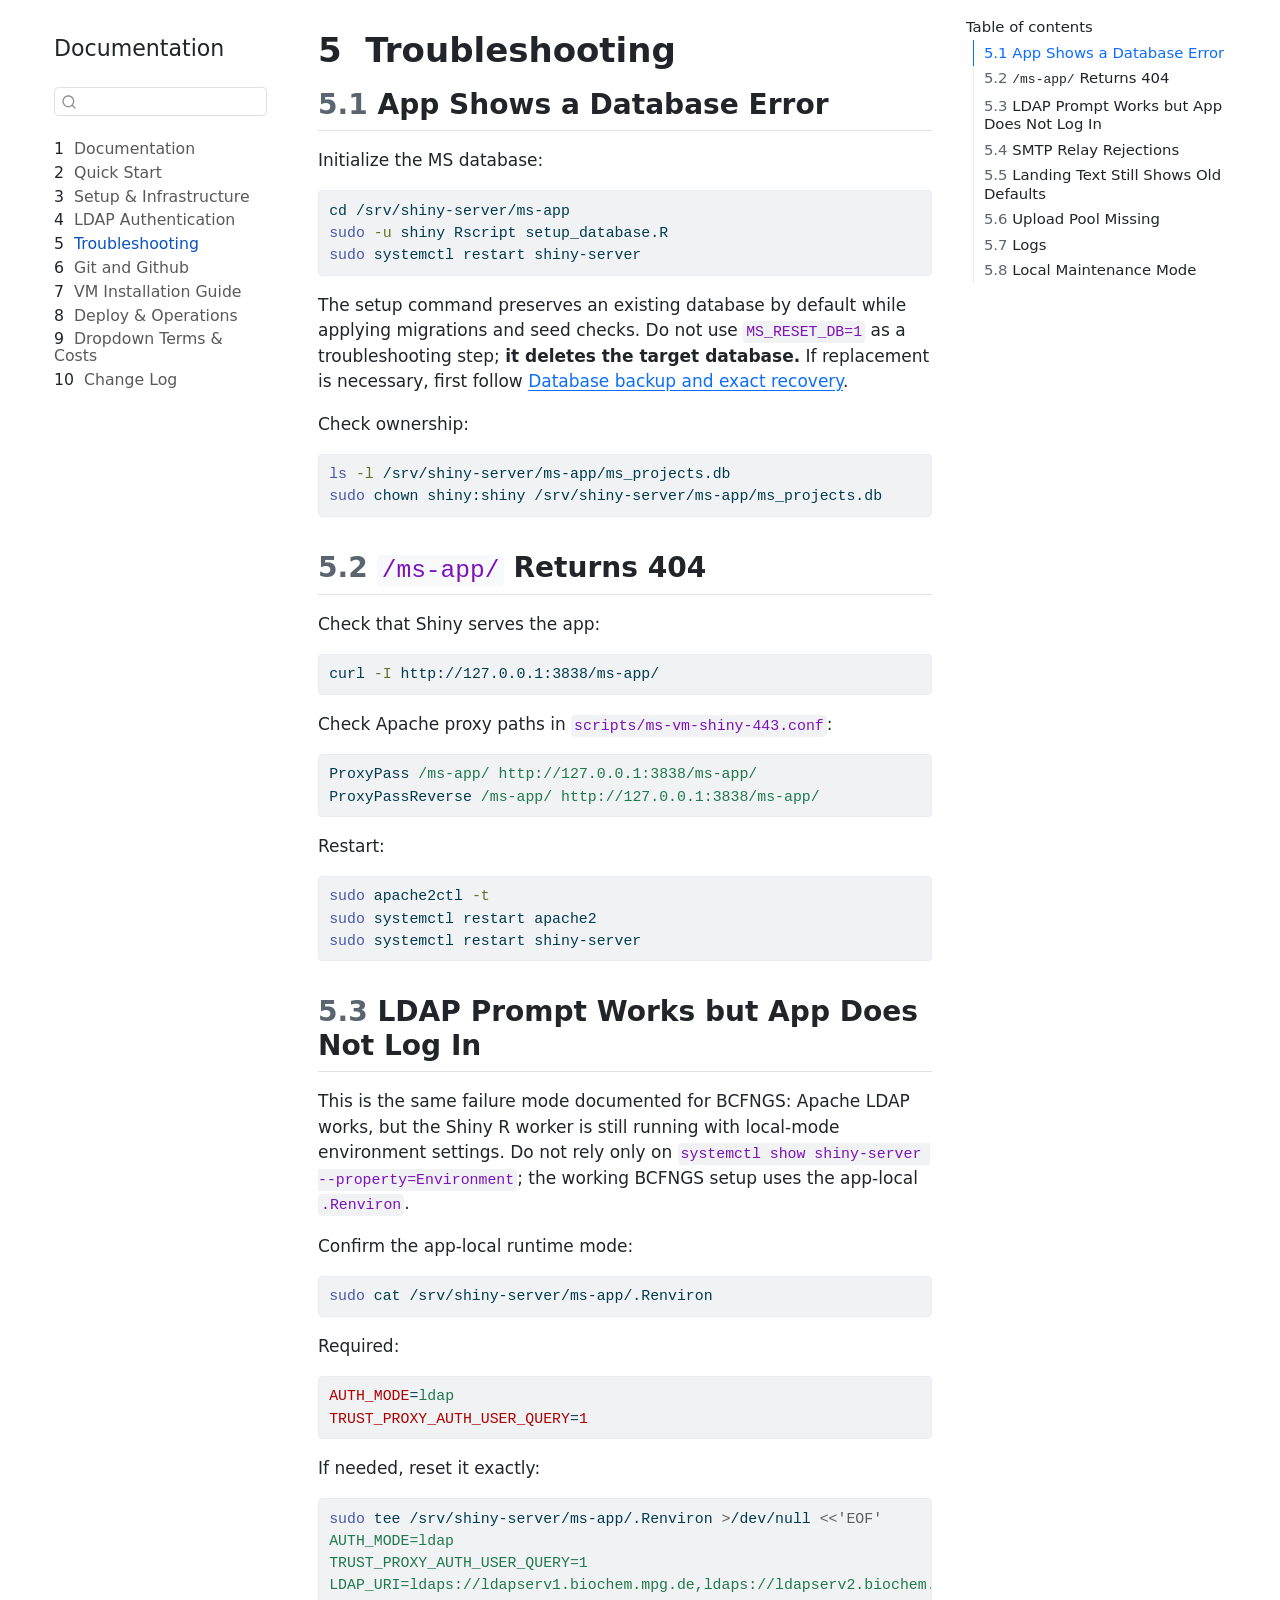
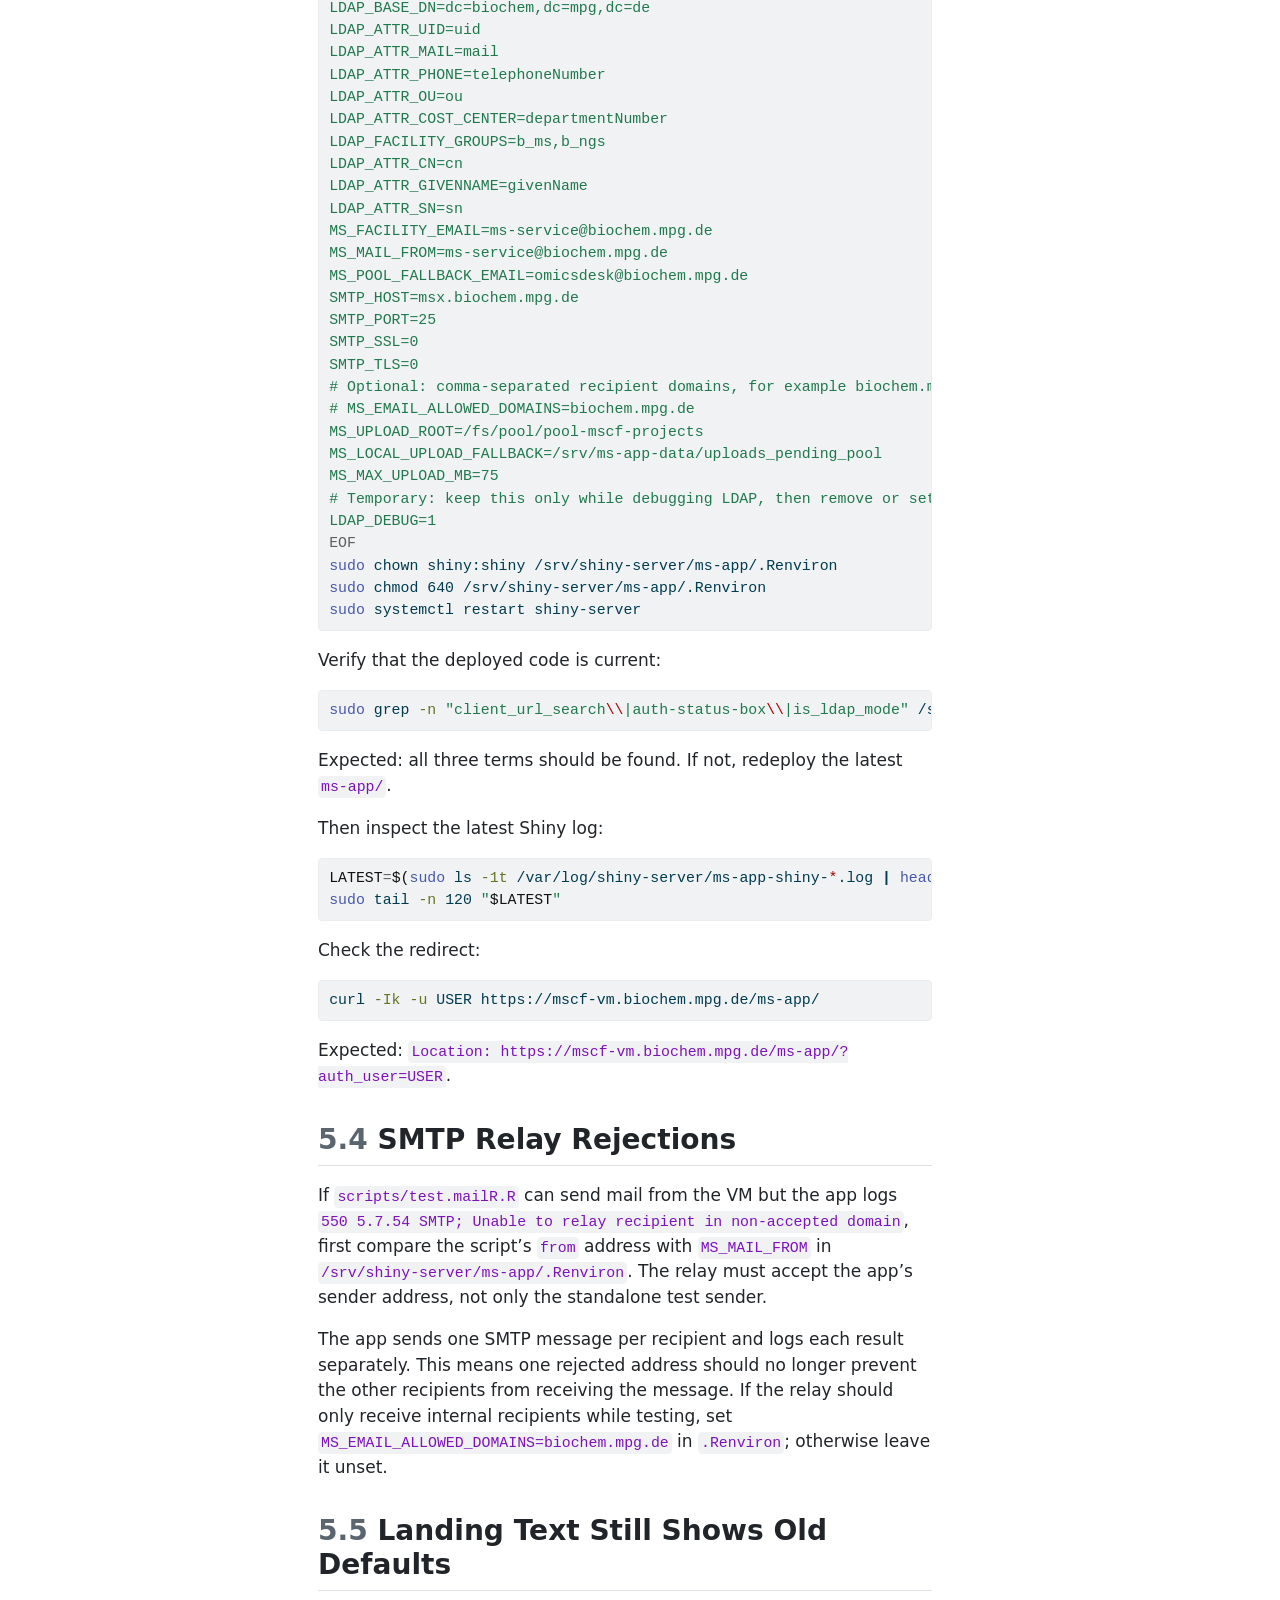
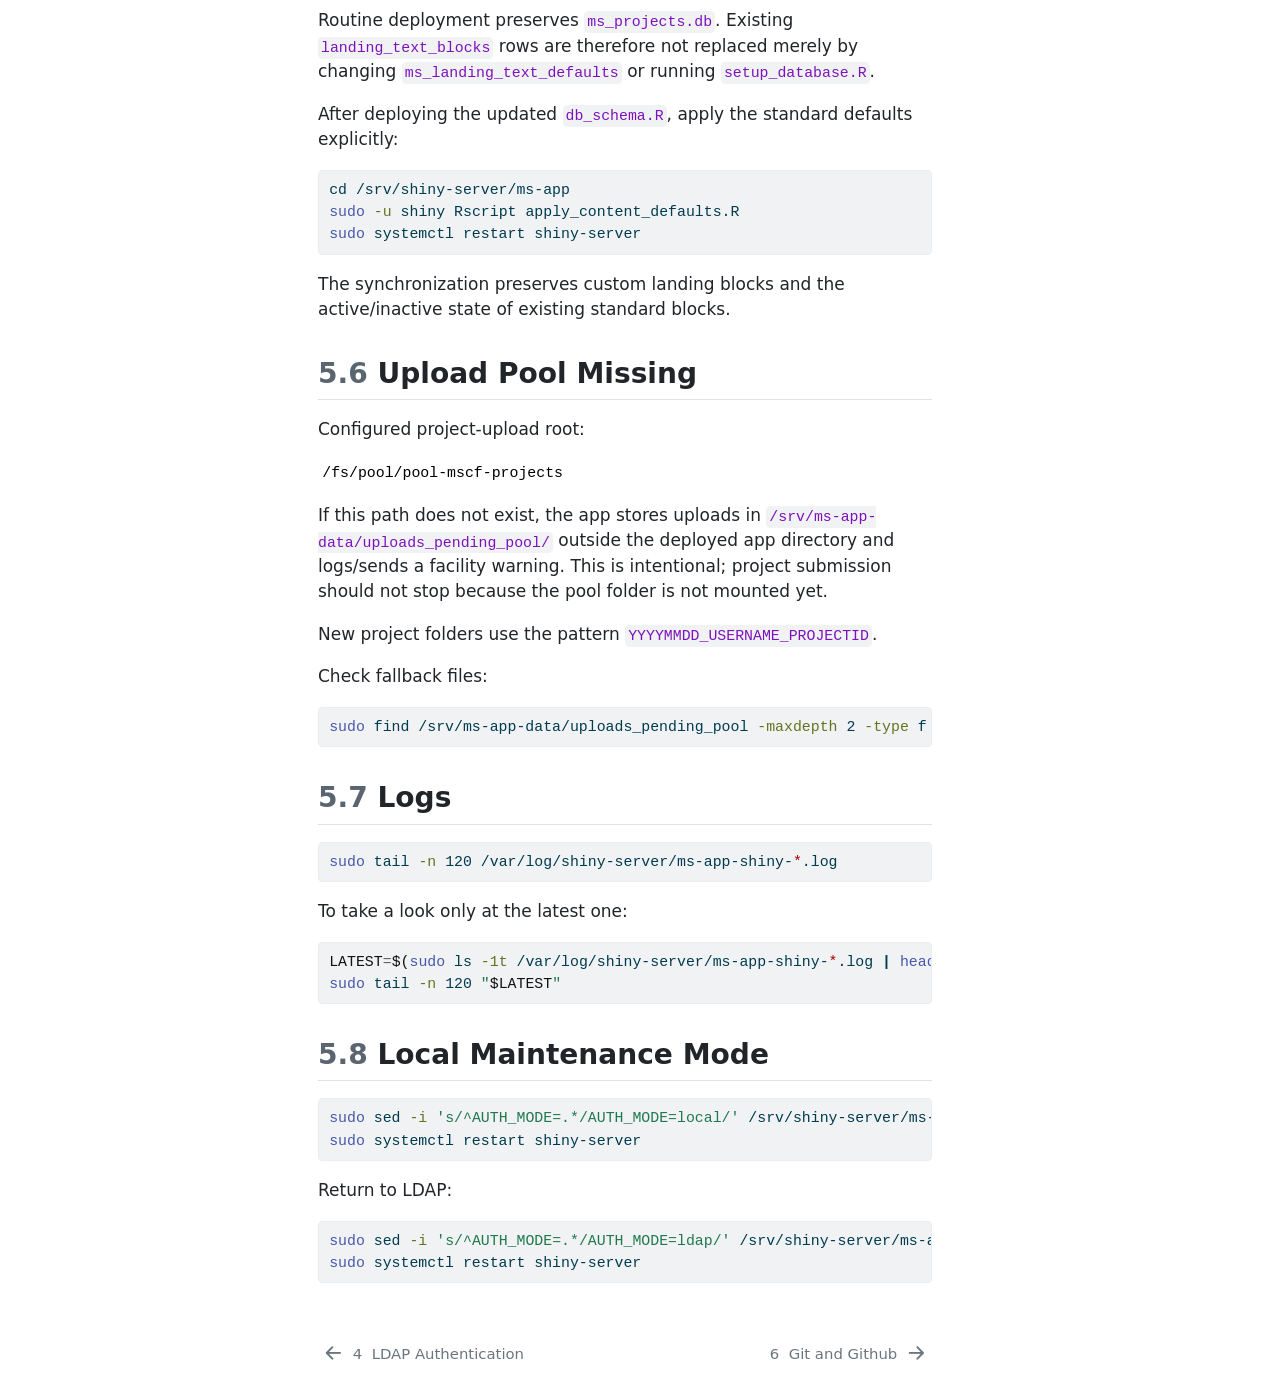
<file: chapters/troubleshooting.html>
<!DOCTYPE html>
<html xmlns="http://www.w3.org/1999/xhtml" lang="en" xml:lang="en"><head>

<meta charset="utf-8">
<meta name="generator" content="quarto-1.8.27">

<meta name="viewport" content="width=device-width, initial-scale=1.0, user-scalable=yes">


<title>5&nbsp; Troubleshooting – Documentation</title>
<style>
code{white-space: pre-wrap;}
span.smallcaps{font-variant: small-caps;}
div.columns{display: flex; gap: min(4vw, 1.5em);}
div.column{flex: auto; overflow-x: auto;}
div.hanging-indent{margin-left: 1.5em; text-indent: -1.5em;}
ul.task-list{list-style: none;}
ul.task-list li input[type="checkbox"] {
  width: 0.8em;
  margin: 0 0.8em 0.2em -1em; /* quarto-specific, see https://github.com/quarto-dev/quarto-cli/issues/4556 */ 
  vertical-align: middle;
}
/* CSS for syntax highlighting */
html { -webkit-text-size-adjust: 100%; }
pre > code.sourceCode { white-space: pre; position: relative; }
pre > code.sourceCode > span { display: inline-block; line-height: 1.25; }
pre > code.sourceCode > span:empty { height: 1.2em; }
.sourceCode { overflow: visible; }
code.sourceCode > span { color: inherit; text-decoration: inherit; }
div.sourceCode { margin: 1em 0; }
pre.sourceCode { margin: 0; }
@media screen {
div.sourceCode { overflow: auto; }
}
@media print {
pre > code.sourceCode { white-space: pre-wrap; }
pre > code.sourceCode > span { text-indent: -5em; padding-left: 5em; }
}
pre.numberSource code
  { counter-reset: source-line 0; }
pre.numberSource code > span
  { position: relative; left: -4em; counter-increment: source-line; }
pre.numberSource code > span > a:first-child::before
  { content: counter(source-line);
    position: relative; left: -1em; text-align: right; vertical-align: baseline;
    border: none; display: inline-block;
    -webkit-touch-callout: none; -webkit-user-select: none;
    -khtml-user-select: none; -moz-user-select: none;
    -ms-user-select: none; user-select: none;
    padding: 0 4px; width: 4em;
  }
pre.numberSource { margin-left: 3em;  padding-left: 4px; }
div.sourceCode
  {   }
@media screen {
pre > code.sourceCode > span > a:first-child::before { text-decoration: underline; }
}
</style>


<script src="../site_libs/quarto-nav/quarto-nav.js"></script>
<script src="../site_libs/quarto-nav/headroom.min.js"></script>
<script src="../site_libs/clipboard/clipboard.min.js"></script>
<script src="../site_libs/quarto-search/autocomplete.umd.js"></script>
<script src="../site_libs/quarto-search/fuse.min.js"></script>
<script src="../site_libs/quarto-search/quarto-search.js"></script>
<meta name="quarto:offset" content="../">
<link href="../chapters/git-github.html" rel="next">
<link href="../chapters/ldap-authentication.html" rel="prev">
<script src="../site_libs/quarto-html/quarto.js" type="module"></script>
<script src="../site_libs/quarto-html/tabsets/tabsets.js" type="module"></script>
<script src="../site_libs/quarto-html/axe/axe-check.js" type="module"></script>
<script src="../site_libs/quarto-html/popper.min.js"></script>
<script src="../site_libs/quarto-html/tippy.umd.min.js"></script>
<script src="../site_libs/quarto-html/anchor.min.js"></script>
<link href="../site_libs/quarto-html/tippy.css" rel="stylesheet">
<link href="../site_libs/quarto-html/quarto-syntax-highlighting-ed96de9b727972fe78a7b5d16c58bf87.css" rel="stylesheet" id="quarto-text-highlighting-styles">
<script src="../site_libs/bootstrap/bootstrap.min.js"></script>
<link href="../site_libs/bootstrap/bootstrap-icons.css" rel="stylesheet">
<link href="../site_libs/bootstrap/bootstrap-9623013c3c0ef9cf97ef535d1795763e.min.css" rel="stylesheet" append-hash="true" id="quarto-bootstrap" data-mode="light">
<script id="quarto-search-options" type="application/json">{
  "location": "sidebar",
  "copy-button": false,
  "collapse-after": 3,
  "panel-placement": "start",
  "type": "textbox",
  "limit": 50,
  "keyboard-shortcut": [
    "f",
    "/",
    "s"
  ],
  "show-item-context": false,
  "language": {
    "search-no-results-text": "No results",
    "search-matching-documents-text": "matching documents",
    "search-copy-link-title": "Copy link to search",
    "search-hide-matches-text": "Hide additional matches",
    "search-more-match-text": "more match in this document",
    "search-more-matches-text": "more matches in this document",
    "search-clear-button-title": "Clear",
    "search-text-placeholder": "",
    "search-detached-cancel-button-title": "Cancel",
    "search-submit-button-title": "Submit",
    "search-label": "Search"
  }
}</script>


</head>

<body class="nav-sidebar floating quarto-light">

<div id="quarto-search-results"></div>
  <header id="quarto-header" class="headroom fixed-top">
  <nav class="quarto-secondary-nav">
    <div class="container-fluid d-flex">
      <button type="button" class="quarto-btn-toggle btn" data-bs-toggle="collapse" role="button" data-bs-target=".quarto-sidebar-collapse-item" aria-controls="quarto-sidebar" aria-expanded="false" aria-label="Toggle sidebar navigation" onclick="if (window.quartoToggleHeadroom) { window.quartoToggleHeadroom(); }">
        <i class="bi bi-layout-text-sidebar-reverse"></i>
      </button>
        <nav class="quarto-page-breadcrumbs" aria-label="breadcrumb"><ol class="breadcrumb"><li class="breadcrumb-item"><a href="../chapters/troubleshooting.html"><span class="chapter-number">5</span>&nbsp; <span class="chapter-title">Troubleshooting</span></a></li></ol></nav>
        <a class="flex-grow-1" role="navigation" data-bs-toggle="collapse" data-bs-target=".quarto-sidebar-collapse-item" aria-controls="quarto-sidebar" aria-expanded="false" aria-label="Toggle sidebar navigation" onclick="if (window.quartoToggleHeadroom) { window.quartoToggleHeadroom(); }">      
        </a>
      <button type="button" class="btn quarto-search-button" aria-label="Search" onclick="window.quartoOpenSearch();">
        <i class="bi bi-search"></i>
      </button>
    </div>
  </nav>
</header>
<!-- content -->
<div id="quarto-content" class="quarto-container page-columns page-rows-contents page-layout-article">
<!-- sidebar -->
  <nav id="quarto-sidebar" class="sidebar collapse collapse-horizontal quarto-sidebar-collapse-item sidebar-navigation floating overflow-auto">
    <div class="pt-lg-2 mt-2 text-left sidebar-header">
    <div class="sidebar-title mb-0 py-0">
      <a href="../">Documentation</a> 
    </div>
      </div>
        <div class="mt-2 flex-shrink-0 align-items-center">
        <div class="sidebar-search">
        <div id="quarto-search" class="" title="Search"></div>
        </div>
        </div>
    <div class="sidebar-menu-container"> 
    <ul class="list-unstyled mt-1">
        <li class="sidebar-item">
  <div class="sidebar-item-container"> 
  <a href="../index.html" class="sidebar-item-text sidebar-link">
 <span class="menu-text"><span class="chapter-number">1</span>&nbsp; <span class="chapter-title">Documentation</span></span></a>
  </div>
</li>
        <li class="sidebar-item">
  <div class="sidebar-item-container"> 
  <a href="../chapters/quick-start.html" class="sidebar-item-text sidebar-link">
 <span class="menu-text"><span class="chapter-number">2</span>&nbsp; <span class="chapter-title">Quick Start</span></span></a>
  </div>
</li>
        <li class="sidebar-item">
  <div class="sidebar-item-container"> 
  <a href="../chapters/setup-infrastructure.html" class="sidebar-item-text sidebar-link">
 <span class="menu-text"><span class="chapter-number">3</span>&nbsp; <span class="chapter-title">Setup &amp; Infrastructure</span></span></a>
  </div>
</li>
        <li class="sidebar-item">
  <div class="sidebar-item-container"> 
  <a href="../chapters/ldap-authentication.html" class="sidebar-item-text sidebar-link">
 <span class="menu-text"><span class="chapter-number">4</span>&nbsp; <span class="chapter-title">LDAP Authentication</span></span></a>
  </div>
</li>
        <li class="sidebar-item">
  <div class="sidebar-item-container"> 
  <a href="../chapters/troubleshooting.html" class="sidebar-item-text sidebar-link active">
 <span class="menu-text"><span class="chapter-number">5</span>&nbsp; <span class="chapter-title">Troubleshooting</span></span></a>
  </div>
</li>
        <li class="sidebar-item">
  <div class="sidebar-item-container"> 
  <a href="../chapters/git-github.html" class="sidebar-item-text sidebar-link">
 <span class="menu-text"><span class="chapter-number">6</span>&nbsp; <span class="chapter-title">Git and Github</span></span></a>
  </div>
</li>
        <li class="sidebar-item">
  <div class="sidebar-item-container"> 
  <a href="../chapters/vm-installation.html" class="sidebar-item-text sidebar-link">
 <span class="menu-text"><span class="chapter-number">7</span>&nbsp; <span class="chapter-title">VM Installation Guide</span></span></a>
  </div>
</li>
        <li class="sidebar-item">
  <div class="sidebar-item-container"> 
  <a href="../chapters/deploy-operations.html" class="sidebar-item-text sidebar-link">
 <span class="menu-text"><span class="chapter-number">8</span>&nbsp; <span class="chapter-title">Deploy &amp; Operations</span></span></a>
  </div>
</li>
        <li class="sidebar-item">
  <div class="sidebar-item-container"> 
  <a href="../chapters/dropdown-options.html" class="sidebar-item-text sidebar-link">
 <span class="menu-text"><span class="chapter-number">9</span>&nbsp; <span class="chapter-title">Dropdown Terms &amp; Costs</span></span></a>
  </div>
</li>
        <li class="sidebar-item">
  <div class="sidebar-item-container"> 
  <a href="../chapters/change-log.html" class="sidebar-item-text sidebar-link">
 <span class="menu-text"><span class="chapter-number">10</span>&nbsp; <span class="chapter-title">Change Log</span></span></a>
  </div>
</li>
    </ul>
    </div>
</nav>
<div id="quarto-sidebar-glass" class="quarto-sidebar-collapse-item" data-bs-toggle="collapse" data-bs-target=".quarto-sidebar-collapse-item"></div>
<!-- margin-sidebar -->
    <div id="quarto-margin-sidebar" class="sidebar margin-sidebar">
        <nav id="TOC" role="doc-toc" class="toc-active">
    <h2 id="toc-title">Table of contents</h2>
   
  <ul>
  <li><a href="#app-shows-a-database-error" id="toc-app-shows-a-database-error" class="nav-link active" data-scroll-target="#app-shows-a-database-error"><span class="header-section-number">5.1</span> App Shows a Database Error</a></li>
  <li><a href="#ms-app-returns-404" id="toc-ms-app-returns-404" class="nav-link" data-scroll-target="#ms-app-returns-404"><span class="header-section-number">5.2</span> <code>/ms-app/</code> Returns 404</a></li>
  <li><a href="#ldap-prompt-works-but-app-does-not-log-in" id="toc-ldap-prompt-works-but-app-does-not-log-in" class="nav-link" data-scroll-target="#ldap-prompt-works-but-app-does-not-log-in"><span class="header-section-number">5.3</span> LDAP Prompt Works but App Does Not Log In</a></li>
  <li><a href="#smtp-relay-rejections" id="toc-smtp-relay-rejections" class="nav-link" data-scroll-target="#smtp-relay-rejections"><span class="header-section-number">5.4</span> SMTP Relay Rejections</a></li>
  <li><a href="#landing-text-still-shows-old-defaults" id="toc-landing-text-still-shows-old-defaults" class="nav-link" data-scroll-target="#landing-text-still-shows-old-defaults"><span class="header-section-number">5.5</span> Landing Text Still Shows Old Defaults</a></li>
  <li><a href="#upload-pool-missing" id="toc-upload-pool-missing" class="nav-link" data-scroll-target="#upload-pool-missing"><span class="header-section-number">5.6</span> Upload Pool Missing</a></li>
  <li><a href="#logs" id="toc-logs" class="nav-link" data-scroll-target="#logs"><span class="header-section-number">5.7</span> Logs</a></li>
  <li><a href="#local-maintenance-mode" id="toc-local-maintenance-mode" class="nav-link" data-scroll-target="#local-maintenance-mode"><span class="header-section-number">5.8</span> Local Maintenance Mode</a></li>
  </ul>
</nav>
    </div>
<!-- main -->
<main class="content" id="quarto-document-content">

<header id="title-block-header" class="quarto-title-block default">
<div class="quarto-title">
<h1 class="title"><span class="chapter-number">5</span>&nbsp; <span class="chapter-title">Troubleshooting</span></h1>
</div>



<div class="quarto-title-meta">

    
  
    
  </div>
  


</header>


<section id="app-shows-a-database-error" class="level2" data-number="5.1">
<h2 data-number="5.1" class="anchored" data-anchor-id="app-shows-a-database-error"><span class="header-section-number">5.1</span> App Shows a Database Error</h2>
<p>Initialize the MS database:</p>
<div class="code-copy-outer-scaffold"><div class="sourceCode" id="cb1"><pre class="sourceCode bash code-with-copy"><code class="sourceCode bash"><span id="cb1-1"><a href="#cb1-1" aria-hidden="true" tabindex="-1"></a><span class="bu">cd</span> /srv/shiny-server/ms-app</span>
<span id="cb1-2"><a href="#cb1-2" aria-hidden="true" tabindex="-1"></a><span class="fu">sudo</span> <span class="at">-u</span> shiny Rscript setup_database.R</span>
<span id="cb1-3"><a href="#cb1-3" aria-hidden="true" tabindex="-1"></a><span class="fu">sudo</span> systemctl restart shiny-server</span></code></pre></div><button title="Copy to Clipboard" class="code-copy-button"><i class="bi"></i></button></div>
<p>The setup command preserves an existing database by default while applying migrations and seed checks. Do not use <code>MS_RESET_DB=1</code> as a troubleshooting step; <strong>it deletes the target database.</strong> If replacement is necessary, first follow <a href="../chapters/deploy-operations.html#database-backup-and-exact-recovery">Database backup and exact recovery</a>.</p>
<p>Check ownership:</p>
<div class="code-copy-outer-scaffold"><div class="sourceCode" id="cb2"><pre class="sourceCode bash code-with-copy"><code class="sourceCode bash"><span id="cb2-1"><a href="#cb2-1" aria-hidden="true" tabindex="-1"></a><span class="fu">ls</span> <span class="at">-l</span> /srv/shiny-server/ms-app/ms_projects.db</span>
<span id="cb2-2"><a href="#cb2-2" aria-hidden="true" tabindex="-1"></a><span class="fu">sudo</span> chown shiny:shiny /srv/shiny-server/ms-app/ms_projects.db</span></code></pre></div><button title="Copy to Clipboard" class="code-copy-button"><i class="bi"></i></button></div>
</section>
<section id="ms-app-returns-404" class="level2" data-number="5.2">
<h2 data-number="5.2" class="anchored" data-anchor-id="ms-app-returns-404"><span class="header-section-number">5.2</span> <code>/ms-app/</code> Returns 404</h2>
<p>Check that Shiny serves the app:</p>
<div class="code-copy-outer-scaffold"><div class="sourceCode" id="cb3"><pre class="sourceCode bash code-with-copy"><code class="sourceCode bash"><span id="cb3-1"><a href="#cb3-1" aria-hidden="true" tabindex="-1"></a><span class="ex">curl</span> <span class="at">-I</span> http://127.0.0.1:3838/ms-app/</span></code></pre></div><button title="Copy to Clipboard" class="code-copy-button"><i class="bi"></i></button></div>
<p>Check Apache proxy paths in <code>scripts/ms-vm-shiny-443.conf</code>:</p>
<div class="code-copy-outer-scaffold"><div class="sourceCode" id="cb4"><pre class="sourceCode apache code-with-copy"><code class="sourceCode apache"><span id="cb4-1"><a href="#cb4-1" aria-hidden="true" tabindex="-1"></a>ProxyPass<span class="st"> /ms-app/ http://127.0.0.1:3838/ms-app/</span></span>
<span id="cb4-2"><a href="#cb4-2" aria-hidden="true" tabindex="-1"></a>ProxyPassReverse<span class="st"> /ms-app/ http://127.0.0.1:3838/ms-app/</span></span></code></pre></div><button title="Copy to Clipboard" class="code-copy-button"><i class="bi"></i></button></div>
<p>Restart:</p>
<div class="code-copy-outer-scaffold"><div class="sourceCode" id="cb5"><pre class="sourceCode bash code-with-copy"><code class="sourceCode bash"><span id="cb5-1"><a href="#cb5-1" aria-hidden="true" tabindex="-1"></a><span class="fu">sudo</span> apache2ctl <span class="at">-t</span></span>
<span id="cb5-2"><a href="#cb5-2" aria-hidden="true" tabindex="-1"></a><span class="fu">sudo</span> systemctl restart apache2</span>
<span id="cb5-3"><a href="#cb5-3" aria-hidden="true" tabindex="-1"></a><span class="fu">sudo</span> systemctl restart shiny-server</span></code></pre></div><button title="Copy to Clipboard" class="code-copy-button"><i class="bi"></i></button></div>
</section>
<section id="ldap-prompt-works-but-app-does-not-log-in" class="level2" data-number="5.3">
<h2 data-number="5.3" class="anchored" data-anchor-id="ldap-prompt-works-but-app-does-not-log-in"><span class="header-section-number">5.3</span> LDAP Prompt Works but App Does Not Log In</h2>
<p>This is the same failure mode documented for BCFNGS: Apache LDAP works, but the Shiny R worker is still running with local-mode environment settings. Do not rely only on <code>systemctl show shiny-server --property=Environment</code>; the working BCFNGS setup uses the app-local <code>.Renviron</code>.</p>
<p>Confirm the app-local runtime mode:</p>
<div class="code-copy-outer-scaffold"><div class="sourceCode" id="cb6"><pre class="sourceCode bash code-with-copy"><code class="sourceCode bash"><span id="cb6-1"><a href="#cb6-1" aria-hidden="true" tabindex="-1"></a><span class="fu">sudo</span> cat /srv/shiny-server/ms-app/.Renviron</span></code></pre></div><button title="Copy to Clipboard" class="code-copy-button"><i class="bi"></i></button></div>
<p>Required:</p>
<div class="code-copy-outer-scaffold"><div class="sourceCode" id="cb7"><pre class="sourceCode ini code-with-copy"><code class="sourceCode ini"><span id="cb7-1"><a href="#cb7-1" aria-hidden="true" tabindex="-1"></a><span class="dt">AUTH_MODE</span><span class="ot">=</span><span class="st">ldap</span></span>
<span id="cb7-2"><a href="#cb7-2" aria-hidden="true" tabindex="-1"></a><span class="dt">TRUST_PROXY_AUTH_USER_QUERY</span><span class="ot">=</span><span class="dv">1</span></span></code></pre></div><button title="Copy to Clipboard" class="code-copy-button"><i class="bi"></i></button></div>
<p>If needed, reset it exactly:</p>
<div class="code-copy-outer-scaffold"><div class="sourceCode" id="cb8"><pre class="sourceCode bash code-with-copy"><code class="sourceCode bash"><span id="cb8-1"><a href="#cb8-1" aria-hidden="true" tabindex="-1"></a><span class="fu">sudo</span> tee /srv/shiny-server/ms-app/.Renviron <span class="op">&gt;</span>/dev/null <span class="op">&lt;&lt;'EOF'</span></span>
<span id="cb8-2"><a href="#cb8-2" aria-hidden="true" tabindex="-1"></a><span class="st">AUTH_MODE=ldap</span></span>
<span id="cb8-3"><a href="#cb8-3" aria-hidden="true" tabindex="-1"></a><span class="st">TRUST_PROXY_AUTH_USER_QUERY=1</span></span>
<span id="cb8-4"><a href="#cb8-4" aria-hidden="true" tabindex="-1"></a><span class="st">LDAP_URI=ldaps://ldapserv1.biochem.mpg.de,ldaps://ldapserv2.biochem.mpg.de,ldaps://ldapserv3.biochem.mpg.de</span></span>
<span id="cb8-5"><a href="#cb8-5" aria-hidden="true" tabindex="-1"></a><span class="st">LDAP_BASE_DN=dc=biochem,dc=mpg,dc=de</span></span>
<span id="cb8-6"><a href="#cb8-6" aria-hidden="true" tabindex="-1"></a><span class="st">LDAP_ATTR_UID=uid</span></span>
<span id="cb8-7"><a href="#cb8-7" aria-hidden="true" tabindex="-1"></a><span class="st">LDAP_ATTR_MAIL=mail</span></span>
<span id="cb8-8"><a href="#cb8-8" aria-hidden="true" tabindex="-1"></a><span class="st">LDAP_ATTR_PHONE=telephoneNumber</span></span>
<span id="cb8-9"><a href="#cb8-9" aria-hidden="true" tabindex="-1"></a><span class="st">LDAP_ATTR_OU=ou</span></span>
<span id="cb8-10"><a href="#cb8-10" aria-hidden="true" tabindex="-1"></a><span class="st">LDAP_ATTR_COST_CENTER=departmentNumber</span></span>
<span id="cb8-11"><a href="#cb8-11" aria-hidden="true" tabindex="-1"></a><span class="st">LDAP_FACILITY_GROUPS=b_ms,b_ngs</span></span>
<span id="cb8-12"><a href="#cb8-12" aria-hidden="true" tabindex="-1"></a><span class="st">LDAP_ATTR_CN=cn</span></span>
<span id="cb8-13"><a href="#cb8-13" aria-hidden="true" tabindex="-1"></a><span class="st">LDAP_ATTR_GIVENNAME=givenName</span></span>
<span id="cb8-14"><a href="#cb8-14" aria-hidden="true" tabindex="-1"></a><span class="st">LDAP_ATTR_SN=sn</span></span>
<span id="cb8-15"><a href="#cb8-15" aria-hidden="true" tabindex="-1"></a><span class="st">MS_FACILITY_EMAIL=ms-service@biochem.mpg.de</span></span>
<span id="cb8-16"><a href="#cb8-16" aria-hidden="true" tabindex="-1"></a><span class="st">MS_MAIL_FROM=ms-service@biochem.mpg.de</span></span>
<span id="cb8-17"><a href="#cb8-17" aria-hidden="true" tabindex="-1"></a><span class="st">MS_POOL_FALLBACK_EMAIL=omicsdesk@biochem.mpg.de</span></span>
<span id="cb8-18"><a href="#cb8-18" aria-hidden="true" tabindex="-1"></a><span class="st">SMTP_HOST=msx.biochem.mpg.de</span></span>
<span id="cb8-19"><a href="#cb8-19" aria-hidden="true" tabindex="-1"></a><span class="st">SMTP_PORT=25</span></span>
<span id="cb8-20"><a href="#cb8-20" aria-hidden="true" tabindex="-1"></a><span class="st">SMTP_SSL=0</span></span>
<span id="cb8-21"><a href="#cb8-21" aria-hidden="true" tabindex="-1"></a><span class="st">SMTP_TLS=0</span></span>
<span id="cb8-22"><a href="#cb8-22" aria-hidden="true" tabindex="-1"></a><span class="st"># Optional: comma-separated recipient domains, for example biochem.mpg.de.</span></span>
<span id="cb8-23"><a href="#cb8-23" aria-hidden="true" tabindex="-1"></a><span class="st"># MS_EMAIL_ALLOWED_DOMAINS=biochem.mpg.de</span></span>
<span id="cb8-24"><a href="#cb8-24" aria-hidden="true" tabindex="-1"></a><span class="st">MS_UPLOAD_ROOT=/fs/pool/pool-mscf-projects</span></span>
<span id="cb8-25"><a href="#cb8-25" aria-hidden="true" tabindex="-1"></a><span class="st">MS_LOCAL_UPLOAD_FALLBACK=/srv/ms-app-data/uploads_pending_pool</span></span>
<span id="cb8-26"><a href="#cb8-26" aria-hidden="true" tabindex="-1"></a><span class="st">MS_MAX_UPLOAD_MB=75</span></span>
<span id="cb8-27"><a href="#cb8-27" aria-hidden="true" tabindex="-1"></a><span class="st"># Temporary: keep this only while debugging LDAP, then remove or set to 0.</span></span>
<span id="cb8-28"><a href="#cb8-28" aria-hidden="true" tabindex="-1"></a><span class="st">LDAP_DEBUG=1</span></span>
<span id="cb8-29"><a href="#cb8-29" aria-hidden="true" tabindex="-1"></a><span class="op">EOF</span></span>
<span id="cb8-30"><a href="#cb8-30" aria-hidden="true" tabindex="-1"></a><span class="fu">sudo</span> chown shiny:shiny /srv/shiny-server/ms-app/.Renviron</span>
<span id="cb8-31"><a href="#cb8-31" aria-hidden="true" tabindex="-1"></a><span class="fu">sudo</span> chmod 640 /srv/shiny-server/ms-app/.Renviron</span>
<span id="cb8-32"><a href="#cb8-32" aria-hidden="true" tabindex="-1"></a><span class="fu">sudo</span> systemctl restart shiny-server</span></code></pre></div><button title="Copy to Clipboard" class="code-copy-button"><i class="bi"></i></button></div>
<p>Verify that the deployed code is current:</p>
<div class="code-copy-outer-scaffold"><div class="sourceCode" id="cb9"><pre class="sourceCode bash code-with-copy"><code class="sourceCode bash"><span id="cb9-1"><a href="#cb9-1" aria-hidden="true" tabindex="-1"></a><span class="fu">sudo</span> grep <span class="at">-n</span> <span class="st">"client_url_search</span><span class="dt">\\</span><span class="st">|auth-status-box</span><span class="dt">\\</span><span class="st">|is_ldap_mode"</span> /srv/shiny-server/ms-app/app.R</span></code></pre></div><button title="Copy to Clipboard" class="code-copy-button"><i class="bi"></i></button></div>
<p>Expected: all three terms should be found. If not, redeploy the latest <code>ms-app/</code>.</p>
<p>Then inspect the latest Shiny log:</p>
<div class="code-copy-outer-scaffold"><div class="sourceCode" id="cb10"><pre class="sourceCode bash code-with-copy"><code class="sourceCode bash"><span id="cb10-1"><a href="#cb10-1" aria-hidden="true" tabindex="-1"></a><span class="va">LATEST</span><span class="op">=</span><span class="va">$(</span><span class="fu">sudo</span> ls <span class="at">-1t</span> /var/log/shiny-server/ms-app-shiny-<span class="pp">*</span>.log <span class="kw">|</span> <span class="fu">head</span> <span class="at">-n1</span><span class="va">)</span></span>
<span id="cb10-2"><a href="#cb10-2" aria-hidden="true" tabindex="-1"></a><span class="fu">sudo</span> tail <span class="at">-n</span> 120 <span class="st">"</span><span class="va">$LATEST</span><span class="st">"</span></span></code></pre></div><button title="Copy to Clipboard" class="code-copy-button"><i class="bi"></i></button></div>
<p>Check the redirect:</p>
<div class="code-copy-outer-scaffold"><div class="sourceCode" id="cb11"><pre class="sourceCode bash code-with-copy"><code class="sourceCode bash"><span id="cb11-1"><a href="#cb11-1" aria-hidden="true" tabindex="-1"></a><span class="ex">curl</span> <span class="at">-Ik</span> <span class="at">-u</span> USER https://mscf-vm.biochem.mpg.de/ms-app/</span></code></pre></div><button title="Copy to Clipboard" class="code-copy-button"><i class="bi"></i></button></div>
<p>Expected: <code>Location: https://mscf-vm.biochem.mpg.de/ms-app/?auth_user=USER</code>.</p>
</section>
<section id="smtp-relay-rejections" class="level2" data-number="5.4">
<h2 data-number="5.4" class="anchored" data-anchor-id="smtp-relay-rejections"><span class="header-section-number">5.4</span> SMTP Relay Rejections</h2>
<p>If <code>scripts/test.mailR.R</code> can send mail from the VM but the app logs <code>550 5.7.54 SMTP; Unable to relay recipient in non-accepted domain</code>, first compare the script’s <code>from</code> address with <code>MS_MAIL_FROM</code> in <code>/srv/shiny-server/ms-app/.Renviron</code>. The relay must accept the app’s sender address, not only the standalone test sender.</p>
<p>The app sends one SMTP message per recipient and logs each result separately. This means one rejected address should no longer prevent the other recipients from receiving the message. If the relay should only receive internal recipients while testing, set <code>MS_EMAIL_ALLOWED_DOMAINS=biochem.mpg.de</code> in <code>.Renviron</code>; otherwise leave it unset.</p>
</section>
<section id="landing-text-still-shows-old-defaults" class="level2" data-number="5.5">
<h2 data-number="5.5" class="anchored" data-anchor-id="landing-text-still-shows-old-defaults"><span class="header-section-number">5.5</span> Landing Text Still Shows Old Defaults</h2>
<p>Routine deployment preserves <code>ms_projects.db</code>. Existing <code>landing_text_blocks</code> rows are therefore not replaced merely by changing <code>ms_landing_text_defaults</code> or running <code>setup_database.R</code>.</p>
<p>After deploying the updated <code>db_schema.R</code>, apply the standard defaults explicitly:</p>
<div class="code-copy-outer-scaffold"><div class="sourceCode" id="cb12"><pre class="sourceCode bash code-with-copy"><code class="sourceCode bash"><span id="cb12-1"><a href="#cb12-1" aria-hidden="true" tabindex="-1"></a><span class="bu">cd</span> /srv/shiny-server/ms-app</span>
<span id="cb12-2"><a href="#cb12-2" aria-hidden="true" tabindex="-1"></a><span class="fu">sudo</span> <span class="at">-u</span> shiny Rscript apply_content_defaults.R</span>
<span id="cb12-3"><a href="#cb12-3" aria-hidden="true" tabindex="-1"></a><span class="fu">sudo</span> systemctl restart shiny-server</span></code></pre></div><button title="Copy to Clipboard" class="code-copy-button"><i class="bi"></i></button></div>
<p>The synchronization preserves custom landing blocks and the active/inactive state of existing standard blocks.</p>
</section>
<section id="upload-pool-missing" class="level2" data-number="5.6">
<h2 data-number="5.6" class="anchored" data-anchor-id="upload-pool-missing"><span class="header-section-number">5.6</span> Upload Pool Missing</h2>
<p>Configured project-upload root:</p>
<pre class="text"><code>/fs/pool/pool-mscf-projects</code></pre>
<p>If this path does not exist, the app stores uploads in <code>/srv/ms-app-data/uploads_pending_pool/</code> outside the deployed app directory and logs/sends a facility warning. This is intentional; project submission should not stop because the pool folder is not mounted yet.</p>
<p>New project folders use the pattern <code>YYYYMMDD_USERNAME_PROJECTID</code>.</p>
<p>Check fallback files:</p>
<div class="code-copy-outer-scaffold"><div class="sourceCode" id="cb14"><pre class="sourceCode bash code-with-copy"><code class="sourceCode bash"><span id="cb14-1"><a href="#cb14-1" aria-hidden="true" tabindex="-1"></a><span class="fu">sudo</span> find /srv/ms-app-data/uploads_pending_pool <span class="at">-maxdepth</span> 2 <span class="at">-type</span> f</span></code></pre></div><button title="Copy to Clipboard" class="code-copy-button"><i class="bi"></i></button></div>
</section>
<section id="logs" class="level2" data-number="5.7">
<h2 data-number="5.7" class="anchored" data-anchor-id="logs"><span class="header-section-number">5.7</span> Logs</h2>
<div class="code-copy-outer-scaffold"><div class="sourceCode" id="cb15"><pre class="sourceCode bash code-with-copy"><code class="sourceCode bash"><span id="cb15-1"><a href="#cb15-1" aria-hidden="true" tabindex="-1"></a><span class="fu">sudo</span> tail <span class="at">-n</span> 120 /var/log/shiny-server/ms-app-shiny-<span class="pp">*</span>.log</span></code></pre></div><button title="Copy to Clipboard" class="code-copy-button"><i class="bi"></i></button></div>
<p>To take a look only at the latest one:</p>
<div class="code-copy-outer-scaffold"><div class="sourceCode" id="cb16"><pre class="sourceCode bash code-with-copy"><code class="sourceCode bash"><span id="cb16-1"><a href="#cb16-1" aria-hidden="true" tabindex="-1"></a><span class="va">LATEST</span><span class="op">=</span><span class="va">$(</span><span class="fu">sudo</span> ls <span class="at">-1t</span> /var/log/shiny-server/ms-app-shiny-<span class="pp">*</span>.log <span class="kw">|</span> <span class="fu">head</span> <span class="at">-n1</span><span class="va">)</span></span>
<span id="cb16-2"><a href="#cb16-2" aria-hidden="true" tabindex="-1"></a><span class="fu">sudo</span> tail <span class="at">-n</span> 120 <span class="st">"</span><span class="va">$LATEST</span><span class="st">"</span></span></code></pre></div><button title="Copy to Clipboard" class="code-copy-button"><i class="bi"></i></button></div>
</section>
<section id="local-maintenance-mode" class="level2" data-number="5.8">
<h2 data-number="5.8" class="anchored" data-anchor-id="local-maintenance-mode"><span class="header-section-number">5.8</span> Local Maintenance Mode</h2>
<div class="code-copy-outer-scaffold"><div class="sourceCode" id="cb17"><pre class="sourceCode bash code-with-copy"><code class="sourceCode bash"><span id="cb17-1"><a href="#cb17-1" aria-hidden="true" tabindex="-1"></a><span class="fu">sudo</span> sed <span class="at">-i</span> <span class="st">'s/^AUTH_MODE=.*/AUTH_MODE=local/'</span> /srv/shiny-server/ms-app/.Renviron</span>
<span id="cb17-2"><a href="#cb17-2" aria-hidden="true" tabindex="-1"></a><span class="fu">sudo</span> systemctl restart shiny-server</span></code></pre></div><button title="Copy to Clipboard" class="code-copy-button"><i class="bi"></i></button></div>
<p>Return to LDAP:</p>
<div class="code-copy-outer-scaffold"><div class="sourceCode" id="cb18"><pre class="sourceCode bash code-with-copy"><code class="sourceCode bash"><span id="cb18-1"><a href="#cb18-1" aria-hidden="true" tabindex="-1"></a><span class="fu">sudo</span> sed <span class="at">-i</span> <span class="st">'s/^AUTH_MODE=.*/AUTH_MODE=ldap/'</span> /srv/shiny-server/ms-app/.Renviron</span>
<span id="cb18-2"><a href="#cb18-2" aria-hidden="true" tabindex="-1"></a><span class="fu">sudo</span> systemctl restart shiny-server</span></code></pre></div><button title="Copy to Clipboard" class="code-copy-button"><i class="bi"></i></button></div>


</section>

</main> <!-- /main -->
<script id="quarto-html-after-body" type="application/javascript">
  window.document.addEventListener("DOMContentLoaded", function (event) {
    const icon = "";
    const anchorJS = new window.AnchorJS();
    anchorJS.options = {
      placement: 'right',
      icon: icon
    };
    anchorJS.add('.anchored');
    const isCodeAnnotation = (el) => {
      for (const clz of el.classList) {
        if (clz.startsWith('code-annotation-')) {                     
          return true;
        }
      }
      return false;
    }
    const onCopySuccess = function(e) {
      // button target
      const button = e.trigger;
      // don't keep focus
      button.blur();
      // flash "checked"
      button.classList.add('code-copy-button-checked');
      var currentTitle = button.getAttribute("title");
      button.setAttribute("title", "Copied!");
      let tooltip;
      if (window.bootstrap) {
        button.setAttribute("data-bs-toggle", "tooltip");
        button.setAttribute("data-bs-placement", "left");
        button.setAttribute("data-bs-title", "Copied!");
        tooltip = new bootstrap.Tooltip(button, 
          { trigger: "manual", 
            customClass: "code-copy-button-tooltip",
            offset: [0, -8]});
        tooltip.show();    
      }
      setTimeout(function() {
        if (tooltip) {
          tooltip.hide();
          button.removeAttribute("data-bs-title");
          button.removeAttribute("data-bs-toggle");
          button.removeAttribute("data-bs-placement");
        }
        button.setAttribute("title", currentTitle);
        button.classList.remove('code-copy-button-checked');
      }, 1000);
      // clear code selection
      e.clearSelection();
    }
    const getTextToCopy = function(trigger) {
      const outerScaffold = trigger.parentElement.cloneNode(true);
      const codeEl = outerScaffold.querySelector('code');
      for (const childEl of codeEl.children) {
        if (isCodeAnnotation(childEl)) {
          childEl.remove();
        }
      }
      return codeEl.innerText;
    }
    const clipboard = new window.ClipboardJS('.code-copy-button:not([data-in-quarto-modal])', {
      text: getTextToCopy
    });
    clipboard.on('success', onCopySuccess);
    if (window.document.getElementById('quarto-embedded-source-code-modal')) {
      const clipboardModal = new window.ClipboardJS('.code-copy-button[data-in-quarto-modal]', {
        text: getTextToCopy,
        container: window.document.getElementById('quarto-embedded-source-code-modal')
      });
      clipboardModal.on('success', onCopySuccess);
    }
      var localhostRegex = new RegExp(/^(?:http|https):\/\/localhost\:?[0-9]*\//);
      var mailtoRegex = new RegExp(/^mailto:/);
        var filterRegex = new RegExp('/' + window.location.host + '/');
      var isInternal = (href) => {
          return filterRegex.test(href) || localhostRegex.test(href) || mailtoRegex.test(href);
      }
      // Inspect non-navigation links and adorn them if external
     var links = window.document.querySelectorAll('a[href]:not(.nav-link):not(.navbar-brand):not(.toc-action):not(.sidebar-link):not(.sidebar-item-toggle):not(.pagination-link):not(.no-external):not([aria-hidden]):not(.dropdown-item):not(.quarto-navigation-tool):not(.about-link)');
      for (var i=0; i<links.length; i++) {
        const link = links[i];
        if (!isInternal(link.href)) {
          // undo the damage that might have been done by quarto-nav.js in the case of
          // links that we want to consider external
          if (link.dataset.originalHref !== undefined) {
            link.href = link.dataset.originalHref;
          }
            // target, if specified
            link.setAttribute("target", "_blank");
            if (link.getAttribute("rel") === null) {
              link.setAttribute("rel", "noopener");
            }
            // default icon
            link.classList.add("external");
        }
      }
    function tippyHover(el, contentFn, onTriggerFn, onUntriggerFn) {
      const config = {
        allowHTML: true,
        maxWidth: 500,
        delay: 100,
        arrow: false,
        appendTo: function(el) {
            return el.parentElement;
        },
        interactive: true,
        interactiveBorder: 10,
        theme: 'quarto',
        placement: 'bottom-start',
      };
      if (contentFn) {
        config.content = contentFn;
      }
      if (onTriggerFn) {
        config.onTrigger = onTriggerFn;
      }
      if (onUntriggerFn) {
        config.onUntrigger = onUntriggerFn;
      }
      window.tippy(el, config); 
    }
    const noterefs = window.document.querySelectorAll('a[role="doc-noteref"]');
    for (var i=0; i<noterefs.length; i++) {
      const ref = noterefs[i];
      tippyHover(ref, function() {
        // use id or data attribute instead here
        let href = ref.getAttribute('data-footnote-href') || ref.getAttribute('href');
        try { href = new URL(href).hash; } catch {}
        const id = href.replace(/^#\/?/, "");
        const note = window.document.getElementById(id);
        if (note) {
          return note.innerHTML;
        } else {
          return "";
        }
      });
    }
    const xrefs = window.document.querySelectorAll('a.quarto-xref');
    const processXRef = (id, note) => {
      // Strip column container classes
      const stripColumnClz = (el) => {
        el.classList.remove("page-full", "page-columns");
        if (el.children) {
          for (const child of el.children) {
            stripColumnClz(child);
          }
        }
      }
      stripColumnClz(note)
      if (id === null || id.startsWith('sec-')) {
        // Special case sections, only their first couple elements
        const container = document.createElement("div");
        if (note.children && note.children.length > 2) {
          container.appendChild(note.children[0].cloneNode(true));
          for (let i = 1; i < note.children.length; i++) {
            const child = note.children[i];
            if (child.tagName === "P" && child.innerText === "") {
              continue;
            } else {
              container.appendChild(child.cloneNode(true));
              break;
            }
          }
          if (window.Quarto?.typesetMath) {
            window.Quarto.typesetMath(container);
          }
          return container.innerHTML
        } else {
          if (window.Quarto?.typesetMath) {
            window.Quarto.typesetMath(note);
          }
          return note.innerHTML;
        }
      } else {
        // Remove any anchor links if they are present
        const anchorLink = note.querySelector('a.anchorjs-link');
        if (anchorLink) {
          anchorLink.remove();
        }
        if (window.Quarto?.typesetMath) {
          window.Quarto.typesetMath(note);
        }
        if (note.classList.contains("callout")) {
          return note.outerHTML;
        } else {
          return note.innerHTML;
        }
      }
    }
    for (var i=0; i<xrefs.length; i++) {
      const xref = xrefs[i];
      tippyHover(xref, undefined, function(instance) {
        instance.disable();
        let url = xref.getAttribute('href');
        let hash = undefined; 
        if (url.startsWith('#')) {
          hash = url;
        } else {
          try { hash = new URL(url).hash; } catch {}
        }
        if (hash) {
          const id = hash.replace(/^#\/?/, "");
          const note = window.document.getElementById(id);
          if (note !== null) {
            try {
              const html = processXRef(id, note.cloneNode(true));
              instance.setContent(html);
            } finally {
              instance.enable();
              instance.show();
            }
          } else {
            // See if we can fetch this
            fetch(url.split('#')[0])
            .then(res => res.text())
            .then(html => {
              const parser = new DOMParser();
              const htmlDoc = parser.parseFromString(html, "text/html");
              const note = htmlDoc.getElementById(id);
              if (note !== null) {
                const html = processXRef(id, note);
                instance.setContent(html);
              } 
            }).finally(() => {
              instance.enable();
              instance.show();
            });
          }
        } else {
          // See if we can fetch a full url (with no hash to target)
          // This is a special case and we should probably do some content thinning / targeting
          fetch(url)
          .then(res => res.text())
          .then(html => {
            const parser = new DOMParser();
            const htmlDoc = parser.parseFromString(html, "text/html");
            const note = htmlDoc.querySelector('main.content');
            if (note !== null) {
              // This should only happen for chapter cross references
              // (since there is no id in the URL)
              // remove the first header
              if (note.children.length > 0 && note.children[0].tagName === "HEADER") {
                note.children[0].remove();
              }
              const html = processXRef(null, note);
              instance.setContent(html);
            } 
          }).finally(() => {
            instance.enable();
            instance.show();
          });
        }
      }, function(instance) {
      });
    }
        let selectedAnnoteEl;
        const selectorForAnnotation = ( cell, annotation) => {
          let cellAttr = 'data-code-cell="' + cell + '"';
          let lineAttr = 'data-code-annotation="' +  annotation + '"';
          const selector = 'span[' + cellAttr + '][' + lineAttr + ']';
          return selector;
        }
        const selectCodeLines = (annoteEl) => {
          const doc = window.document;
          const targetCell = annoteEl.getAttribute("data-target-cell");
          const targetAnnotation = annoteEl.getAttribute("data-target-annotation");
          const annoteSpan = window.document.querySelector(selectorForAnnotation(targetCell, targetAnnotation));
          const lines = annoteSpan.getAttribute("data-code-lines").split(",");
          const lineIds = lines.map((line) => {
            return targetCell + "-" + line;
          })
          let top = null;
          let height = null;
          let parent = null;
          if (lineIds.length > 0) {
              //compute the position of the single el (top and bottom and make a div)
              const el = window.document.getElementById(lineIds[0]);
              top = el.offsetTop;
              height = el.offsetHeight;
              parent = el.parentElement.parentElement;
            if (lineIds.length > 1) {
              const lastEl = window.document.getElementById(lineIds[lineIds.length - 1]);
              const bottom = lastEl.offsetTop + lastEl.offsetHeight;
              height = bottom - top;
            }
            if (top !== null && height !== null && parent !== null) {
              // cook up a div (if necessary) and position it 
              let div = window.document.getElementById("code-annotation-line-highlight");
              if (div === null) {
                div = window.document.createElement("div");
                div.setAttribute("id", "code-annotation-line-highlight");
                div.style.position = 'absolute';
                parent.appendChild(div);
              }
              div.style.top = top - 2 + "px";
              div.style.height = height + 4 + "px";
              div.style.left = 0;
              let gutterDiv = window.document.getElementById("code-annotation-line-highlight-gutter");
              if (gutterDiv === null) {
                gutterDiv = window.document.createElement("div");
                gutterDiv.setAttribute("id", "code-annotation-line-highlight-gutter");
                gutterDiv.style.position = 'absolute';
                const codeCell = window.document.getElementById(targetCell);
                const gutter = codeCell.querySelector('.code-annotation-gutter');
                gutter.appendChild(gutterDiv);
              }
              gutterDiv.style.top = top - 2 + "px";
              gutterDiv.style.height = height + 4 + "px";
            }
            selectedAnnoteEl = annoteEl;
          }
        };
        const unselectCodeLines = () => {
          const elementsIds = ["code-annotation-line-highlight", "code-annotation-line-highlight-gutter"];
          elementsIds.forEach((elId) => {
            const div = window.document.getElementById(elId);
            if (div) {
              div.remove();
            }
          });
          selectedAnnoteEl = undefined;
        };
          // Handle positioning of the toggle
      window.addEventListener(
        "resize",
        throttle(() => {
          elRect = undefined;
          if (selectedAnnoteEl) {
            selectCodeLines(selectedAnnoteEl);
          }
        }, 10)
      );
      function throttle(fn, ms) {
      let throttle = false;
      let timer;
        return (...args) => {
          if(!throttle) { // first call gets through
              fn.apply(this, args);
              throttle = true;
          } else { // all the others get throttled
              if(timer) clearTimeout(timer); // cancel #2
              timer = setTimeout(() => {
                fn.apply(this, args);
                timer = throttle = false;
              }, ms);
          }
        };
      }
        // Attach click handler to the DT
        const annoteDls = window.document.querySelectorAll('dt[data-target-cell]');
        for (const annoteDlNode of annoteDls) {
          annoteDlNode.addEventListener('click', (event) => {
            const clickedEl = event.target;
            if (clickedEl !== selectedAnnoteEl) {
              unselectCodeLines();
              const activeEl = window.document.querySelector('dt[data-target-cell].code-annotation-active');
              if (activeEl) {
                activeEl.classList.remove('code-annotation-active');
              }
              selectCodeLines(clickedEl);
              clickedEl.classList.add('code-annotation-active');
            } else {
              // Unselect the line
              unselectCodeLines();
              clickedEl.classList.remove('code-annotation-active');
            }
          });
        }
    const findCites = (el) => {
      const parentEl = el.parentElement;
      if (parentEl) {
        const cites = parentEl.dataset.cites;
        if (cites) {
          return {
            el,
            cites: cites.split(' ')
          };
        } else {
          return findCites(el.parentElement)
        }
      } else {
        return undefined;
      }
    };
    var bibliorefs = window.document.querySelectorAll('a[role="doc-biblioref"]');
    for (var i=0; i<bibliorefs.length; i++) {
      const ref = bibliorefs[i];
      const citeInfo = findCites(ref);
      if (citeInfo) {
        tippyHover(citeInfo.el, function() {
          var popup = window.document.createElement('div');
          citeInfo.cites.forEach(function(cite) {
            var citeDiv = window.document.createElement('div');
            citeDiv.classList.add('hanging-indent');
            citeDiv.classList.add('csl-entry');
            var biblioDiv = window.document.getElementById('ref-' + cite);
            if (biblioDiv) {
              citeDiv.innerHTML = biblioDiv.innerHTML;
            }
            popup.appendChild(citeDiv);
          });
          return popup.innerHTML;
        });
      }
    }
  });
  </script>
<nav class="page-navigation">
  <div class="nav-page nav-page-previous">
      <a href="../chapters/ldap-authentication.html" class="pagination-link" aria-label="LDAP Authentication">
        <i class="bi bi-arrow-left-short"></i> <span class="nav-page-text"><span class="chapter-number">4</span>&nbsp; <span class="chapter-title">LDAP Authentication</span></span>
      </a>          
  </div>
  <div class="nav-page nav-page-next">
      <a href="../chapters/git-github.html" class="pagination-link" aria-label="Git and Github">
        <span class="nav-page-text"><span class="chapter-number">6</span>&nbsp; <span class="chapter-title">Git and Github</span></span> <i class="bi bi-arrow-right-short"></i>
      </a>
  </div>
</nav>
</div> <!-- /content -->




</body></html>
</file>
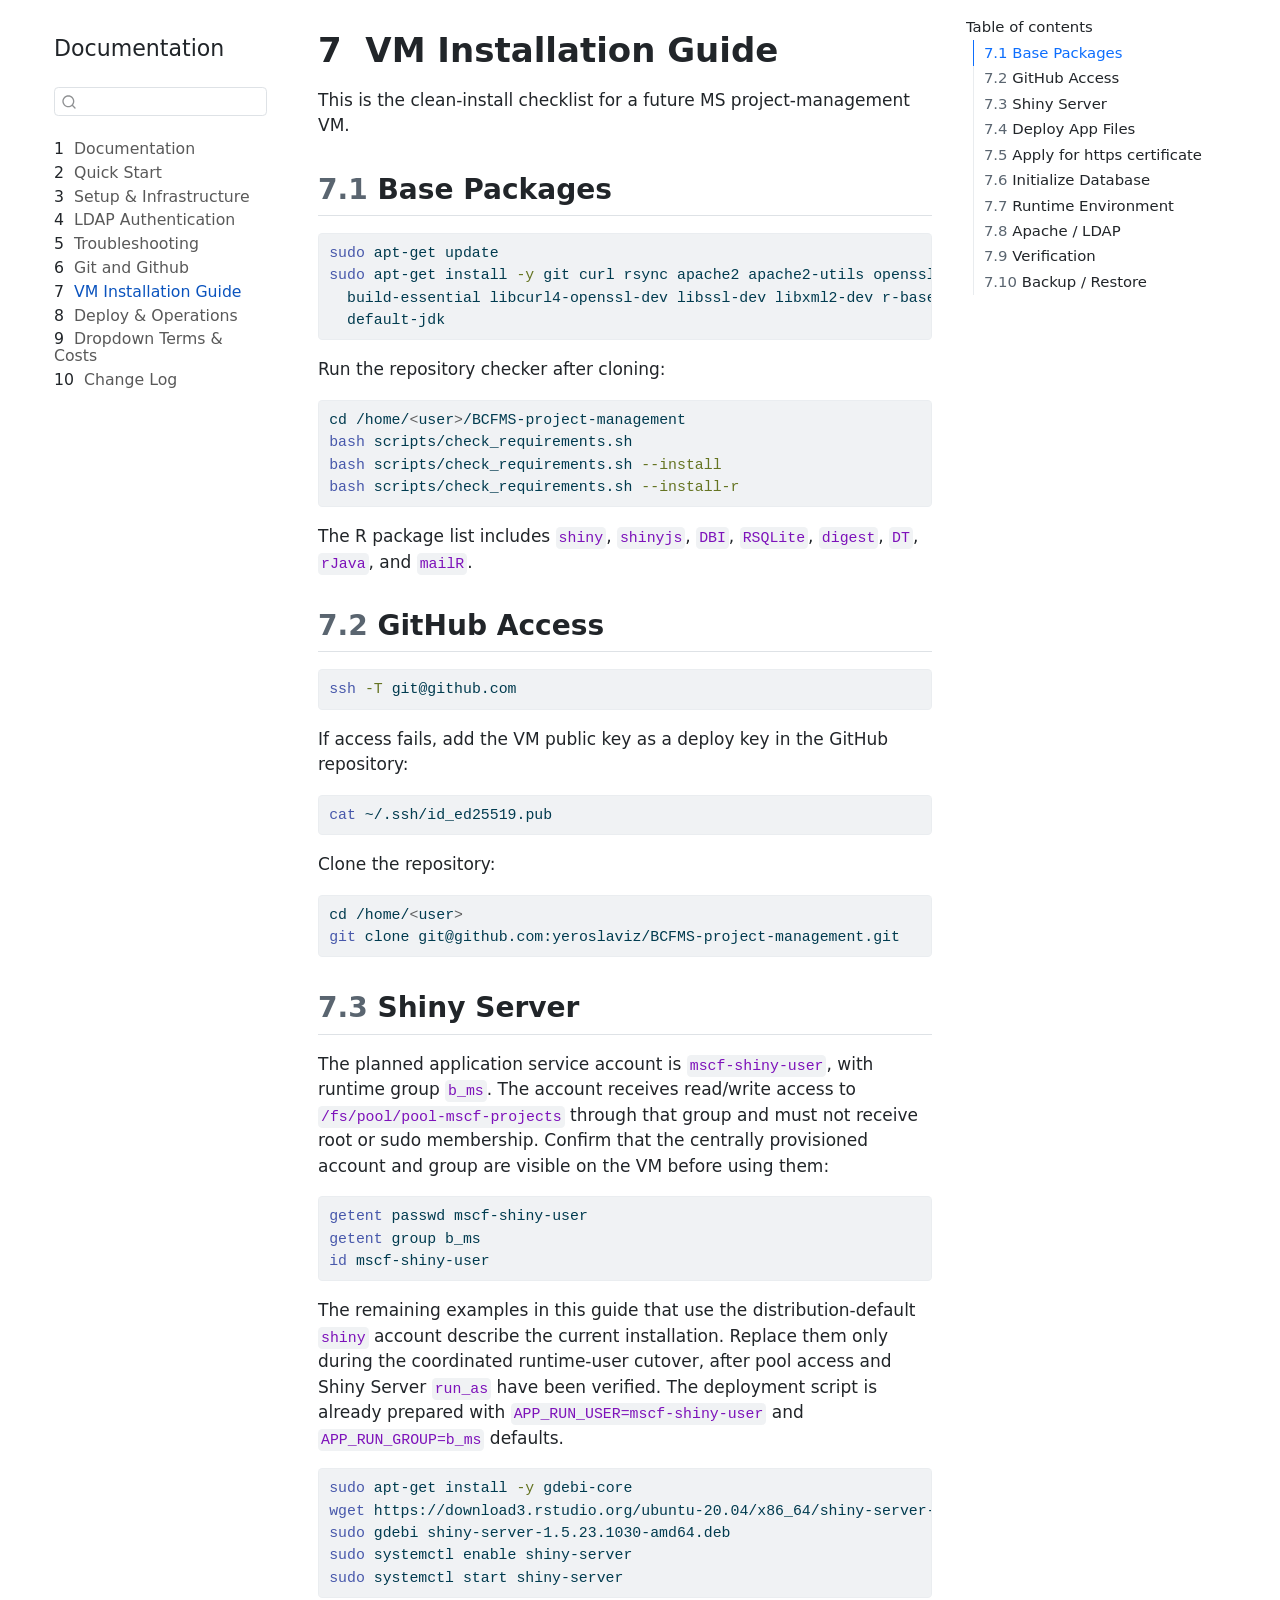
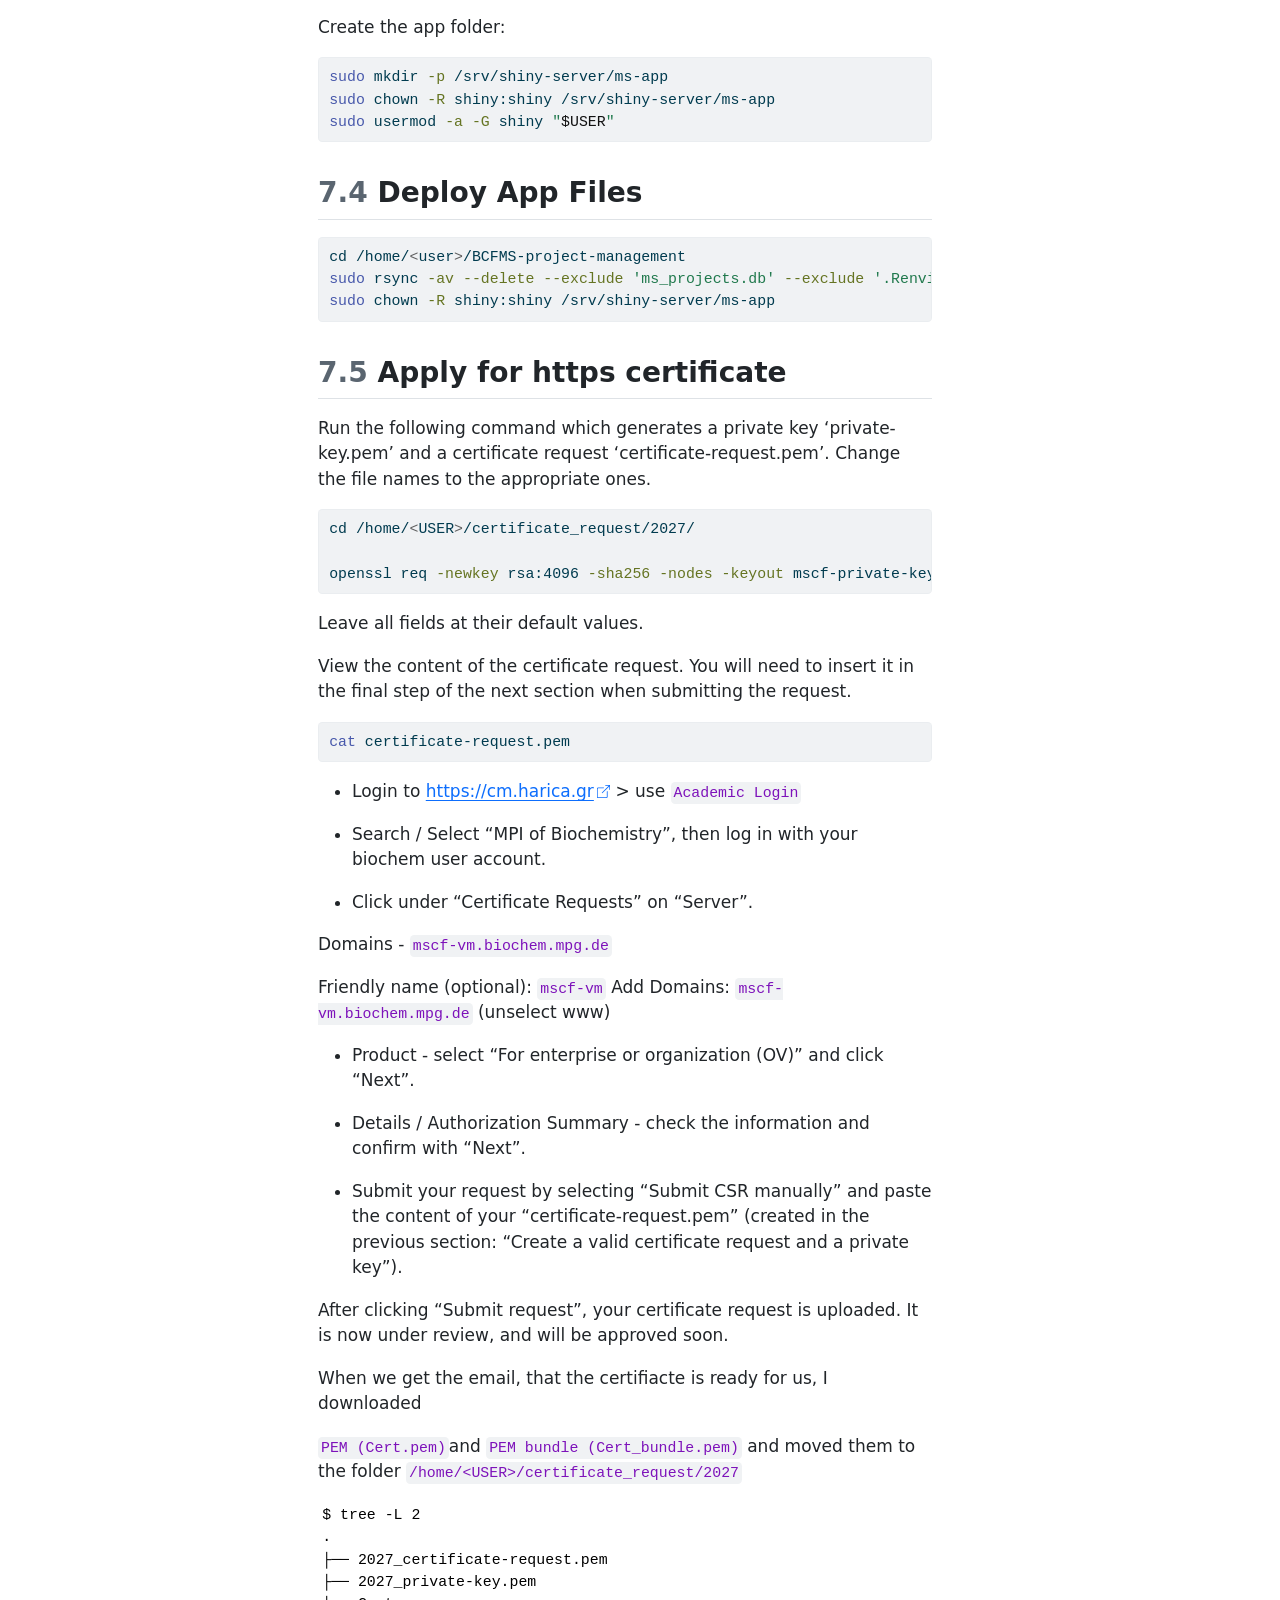
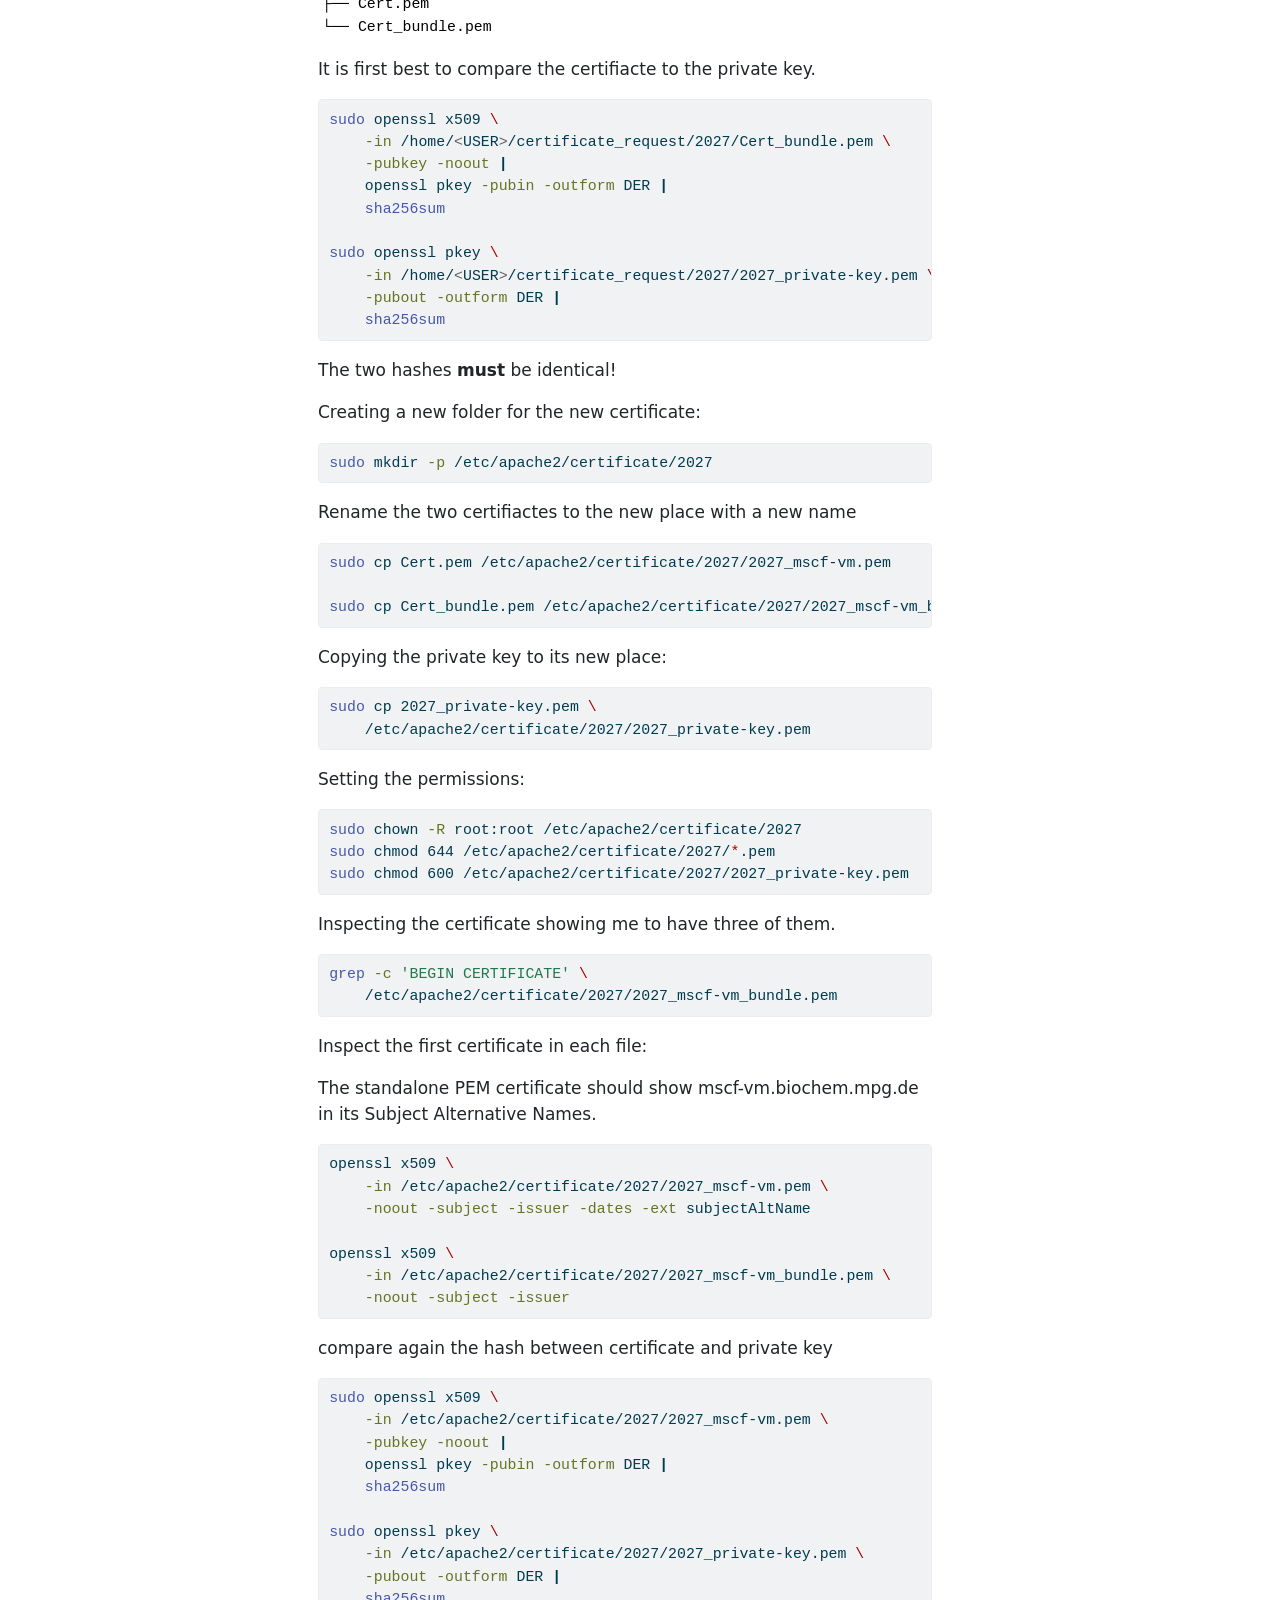
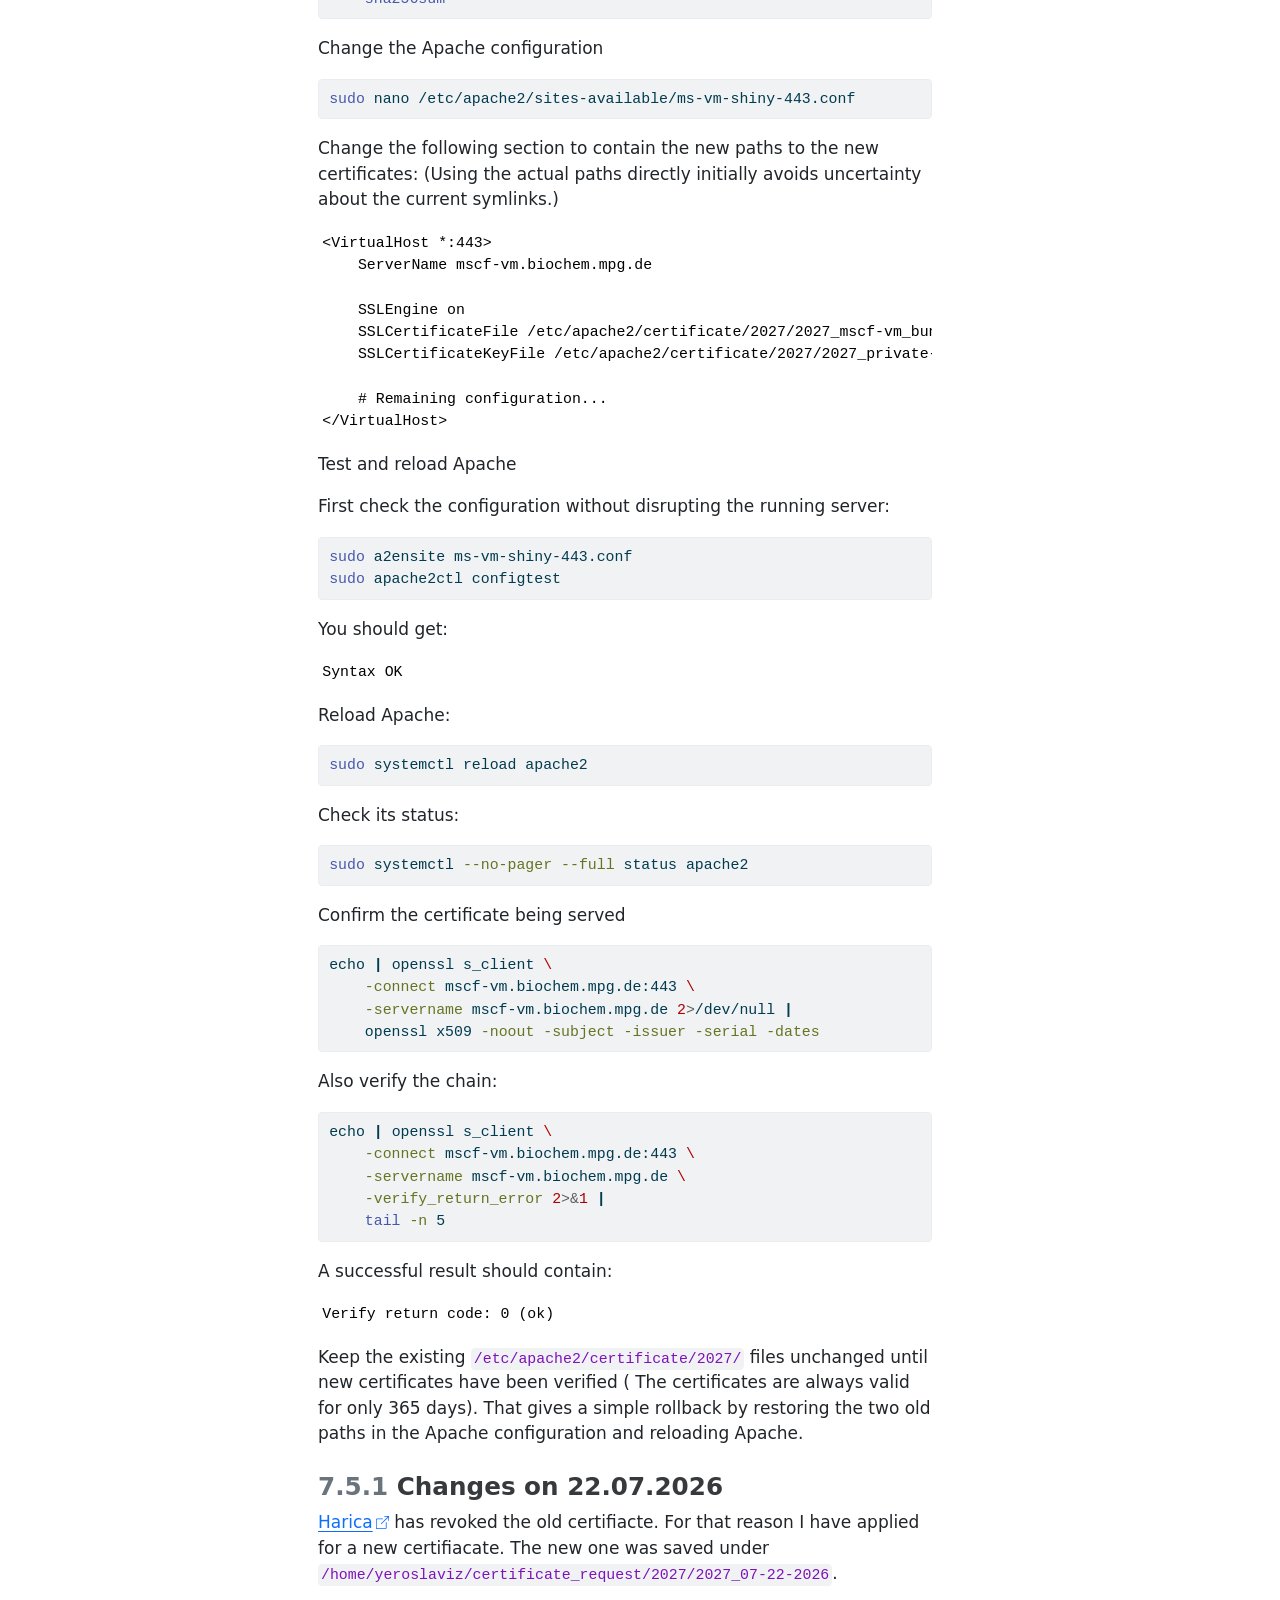
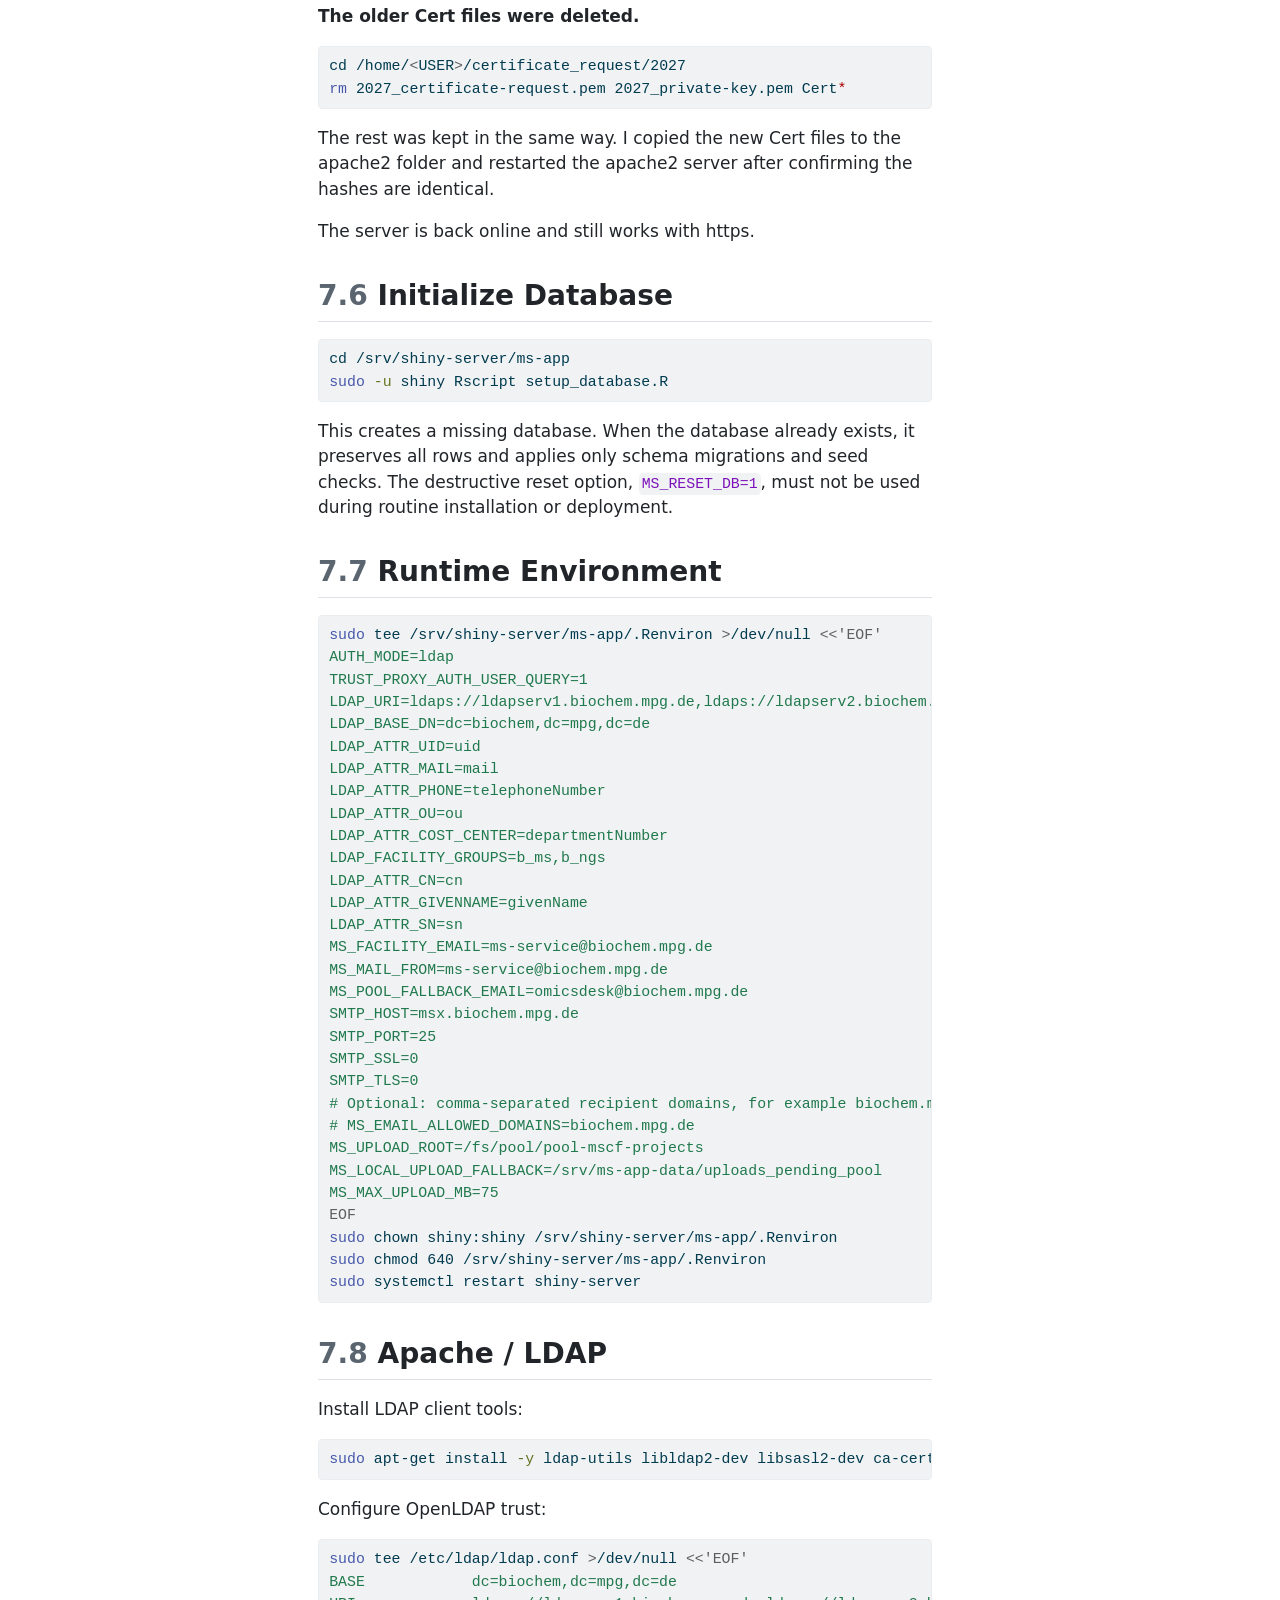
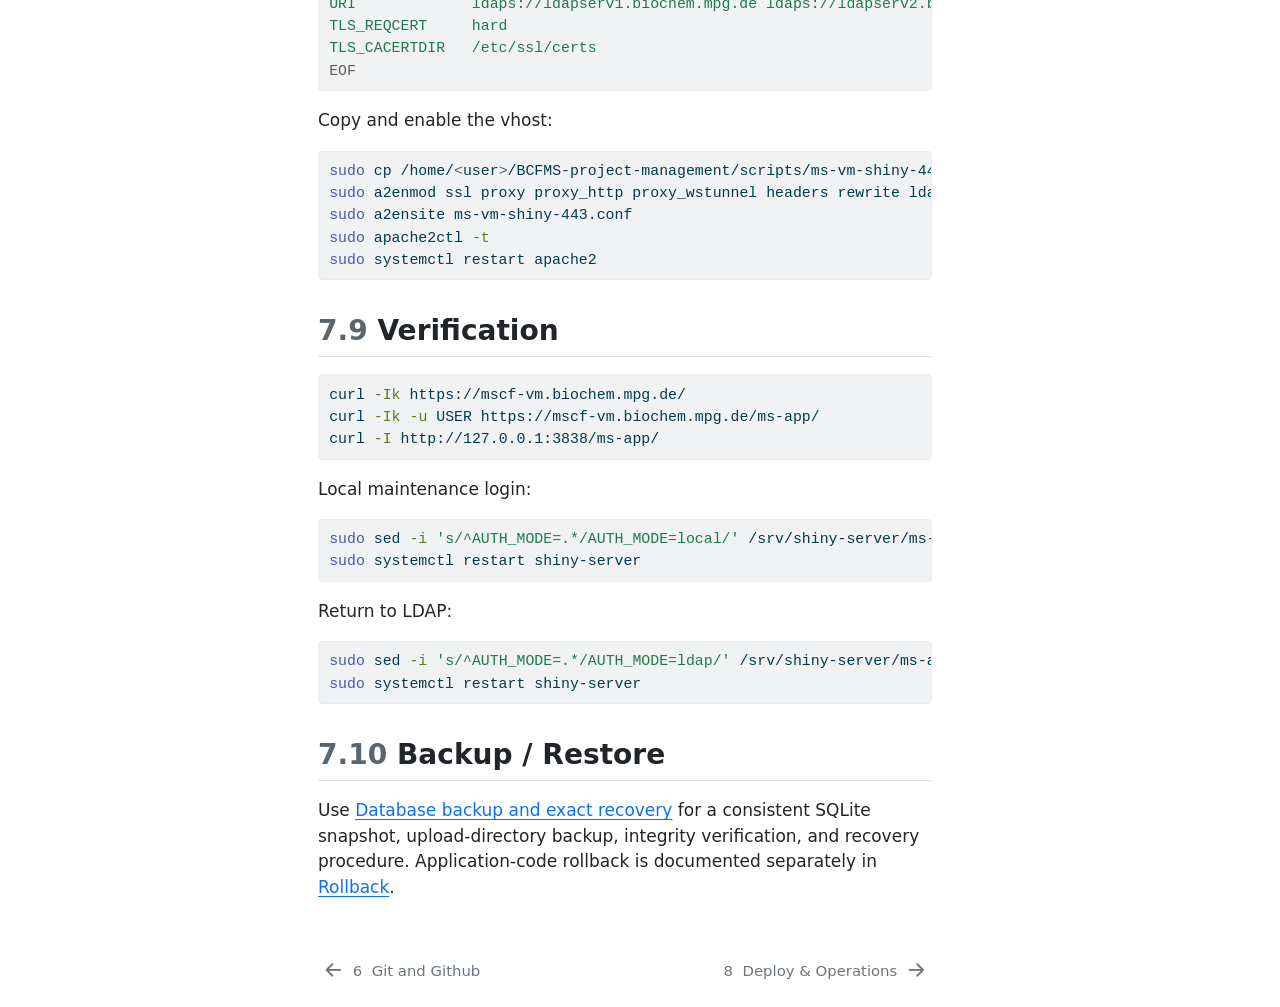
<file: chapters/vm-installation.html>
<!DOCTYPE html>
<html xmlns="http://www.w3.org/1999/xhtml" lang="en" xml:lang="en"><head>

<meta charset="utf-8">
<meta name="generator" content="quarto-1.8.27">

<meta name="viewport" content="width=device-width, initial-scale=1.0, user-scalable=yes">


<title>7&nbsp; VM Installation Guide – Documentation</title>
<style>
code{white-space: pre-wrap;}
span.smallcaps{font-variant: small-caps;}
div.columns{display: flex; gap: min(4vw, 1.5em);}
div.column{flex: auto; overflow-x: auto;}
div.hanging-indent{margin-left: 1.5em; text-indent: -1.5em;}
ul.task-list{list-style: none;}
ul.task-list li input[type="checkbox"] {
  width: 0.8em;
  margin: 0 0.8em 0.2em -1em; /* quarto-specific, see https://github.com/quarto-dev/quarto-cli/issues/4556 */ 
  vertical-align: middle;
}
/* CSS for syntax highlighting */
html { -webkit-text-size-adjust: 100%; }
pre > code.sourceCode { white-space: pre; position: relative; }
pre > code.sourceCode > span { display: inline-block; line-height: 1.25; }
pre > code.sourceCode > span:empty { height: 1.2em; }
.sourceCode { overflow: visible; }
code.sourceCode > span { color: inherit; text-decoration: inherit; }
div.sourceCode { margin: 1em 0; }
pre.sourceCode { margin: 0; }
@media screen {
div.sourceCode { overflow: auto; }
}
@media print {
pre > code.sourceCode { white-space: pre-wrap; }
pre > code.sourceCode > span { text-indent: -5em; padding-left: 5em; }
}
pre.numberSource code
  { counter-reset: source-line 0; }
pre.numberSource code > span
  { position: relative; left: -4em; counter-increment: source-line; }
pre.numberSource code > span > a:first-child::before
  { content: counter(source-line);
    position: relative; left: -1em; text-align: right; vertical-align: baseline;
    border: none; display: inline-block;
    -webkit-touch-callout: none; -webkit-user-select: none;
    -khtml-user-select: none; -moz-user-select: none;
    -ms-user-select: none; user-select: none;
    padding: 0 4px; width: 4em;
  }
pre.numberSource { margin-left: 3em;  padding-left: 4px; }
div.sourceCode
  {   }
@media screen {
pre > code.sourceCode > span > a:first-child::before { text-decoration: underline; }
}
</style>


<script src="../site_libs/quarto-nav/quarto-nav.js"></script>
<script src="../site_libs/quarto-nav/headroom.min.js"></script>
<script src="../site_libs/clipboard/clipboard.min.js"></script>
<script src="../site_libs/quarto-search/autocomplete.umd.js"></script>
<script src="../site_libs/quarto-search/fuse.min.js"></script>
<script src="../site_libs/quarto-search/quarto-search.js"></script>
<meta name="quarto:offset" content="../">
<link href="../chapters/deploy-operations.html" rel="next">
<link href="../chapters/git-github.html" rel="prev">
<script src="../site_libs/quarto-html/quarto.js" type="module"></script>
<script src="../site_libs/quarto-html/tabsets/tabsets.js" type="module"></script>
<script src="../site_libs/quarto-html/axe/axe-check.js" type="module"></script>
<script src="../site_libs/quarto-html/popper.min.js"></script>
<script src="../site_libs/quarto-html/tippy.umd.min.js"></script>
<script src="../site_libs/quarto-html/anchor.min.js"></script>
<link href="../site_libs/quarto-html/tippy.css" rel="stylesheet">
<link href="../site_libs/quarto-html/quarto-syntax-highlighting-ed96de9b727972fe78a7b5d16c58bf87.css" rel="stylesheet" id="quarto-text-highlighting-styles">
<script src="../site_libs/bootstrap/bootstrap.min.js"></script>
<link href="../site_libs/bootstrap/bootstrap-icons.css" rel="stylesheet">
<link href="../site_libs/bootstrap/bootstrap-9623013c3c0ef9cf97ef535d1795763e.min.css" rel="stylesheet" append-hash="true" id="quarto-bootstrap" data-mode="light">
<script id="quarto-search-options" type="application/json">{
  "location": "sidebar",
  "copy-button": false,
  "collapse-after": 3,
  "panel-placement": "start",
  "type": "textbox",
  "limit": 50,
  "keyboard-shortcut": [
    "f",
    "/",
    "s"
  ],
  "show-item-context": false,
  "language": {
    "search-no-results-text": "No results",
    "search-matching-documents-text": "matching documents",
    "search-copy-link-title": "Copy link to search",
    "search-hide-matches-text": "Hide additional matches",
    "search-more-match-text": "more match in this document",
    "search-more-matches-text": "more matches in this document",
    "search-clear-button-title": "Clear",
    "search-text-placeholder": "",
    "search-detached-cancel-button-title": "Cancel",
    "search-submit-button-title": "Submit",
    "search-label": "Search"
  }
}</script>


</head>

<body class="nav-sidebar floating quarto-light">

<div id="quarto-search-results"></div>
  <header id="quarto-header" class="headroom fixed-top">
  <nav class="quarto-secondary-nav">
    <div class="container-fluid d-flex">
      <button type="button" class="quarto-btn-toggle btn" data-bs-toggle="collapse" role="button" data-bs-target=".quarto-sidebar-collapse-item" aria-controls="quarto-sidebar" aria-expanded="false" aria-label="Toggle sidebar navigation" onclick="if (window.quartoToggleHeadroom) { window.quartoToggleHeadroom(); }">
        <i class="bi bi-layout-text-sidebar-reverse"></i>
      </button>
        <nav class="quarto-page-breadcrumbs" aria-label="breadcrumb"><ol class="breadcrumb"><li class="breadcrumb-item"><a href="../chapters/vm-installation.html"><span class="chapter-number">7</span>&nbsp; <span class="chapter-title">VM Installation Guide</span></a></li></ol></nav>
        <a class="flex-grow-1" role="navigation" data-bs-toggle="collapse" data-bs-target=".quarto-sidebar-collapse-item" aria-controls="quarto-sidebar" aria-expanded="false" aria-label="Toggle sidebar navigation" onclick="if (window.quartoToggleHeadroom) { window.quartoToggleHeadroom(); }">      
        </a>
      <button type="button" class="btn quarto-search-button" aria-label="Search" onclick="window.quartoOpenSearch();">
        <i class="bi bi-search"></i>
      </button>
    </div>
  </nav>
</header>
<!-- content -->
<div id="quarto-content" class="quarto-container page-columns page-rows-contents page-layout-article">
<!-- sidebar -->
  <nav id="quarto-sidebar" class="sidebar collapse collapse-horizontal quarto-sidebar-collapse-item sidebar-navigation floating overflow-auto">
    <div class="pt-lg-2 mt-2 text-left sidebar-header">
    <div class="sidebar-title mb-0 py-0">
      <a href="../">Documentation</a> 
    </div>
      </div>
        <div class="mt-2 flex-shrink-0 align-items-center">
        <div class="sidebar-search">
        <div id="quarto-search" class="" title="Search"></div>
        </div>
        </div>
    <div class="sidebar-menu-container"> 
    <ul class="list-unstyled mt-1">
        <li class="sidebar-item">
  <div class="sidebar-item-container"> 
  <a href="../index.html" class="sidebar-item-text sidebar-link">
 <span class="menu-text"><span class="chapter-number">1</span>&nbsp; <span class="chapter-title">Documentation</span></span></a>
  </div>
</li>
        <li class="sidebar-item">
  <div class="sidebar-item-container"> 
  <a href="../chapters/quick-start.html" class="sidebar-item-text sidebar-link">
 <span class="menu-text"><span class="chapter-number">2</span>&nbsp; <span class="chapter-title">Quick Start</span></span></a>
  </div>
</li>
        <li class="sidebar-item">
  <div class="sidebar-item-container"> 
  <a href="../chapters/setup-infrastructure.html" class="sidebar-item-text sidebar-link">
 <span class="menu-text"><span class="chapter-number">3</span>&nbsp; <span class="chapter-title">Setup &amp; Infrastructure</span></span></a>
  </div>
</li>
        <li class="sidebar-item">
  <div class="sidebar-item-container"> 
  <a href="../chapters/ldap-authentication.html" class="sidebar-item-text sidebar-link">
 <span class="menu-text"><span class="chapter-number">4</span>&nbsp; <span class="chapter-title">LDAP Authentication</span></span></a>
  </div>
</li>
        <li class="sidebar-item">
  <div class="sidebar-item-container"> 
  <a href="../chapters/troubleshooting.html" class="sidebar-item-text sidebar-link">
 <span class="menu-text"><span class="chapter-number">5</span>&nbsp; <span class="chapter-title">Troubleshooting</span></span></a>
  </div>
</li>
        <li class="sidebar-item">
  <div class="sidebar-item-container"> 
  <a href="../chapters/git-github.html" class="sidebar-item-text sidebar-link">
 <span class="menu-text"><span class="chapter-number">6</span>&nbsp; <span class="chapter-title">Git and Github</span></span></a>
  </div>
</li>
        <li class="sidebar-item">
  <div class="sidebar-item-container"> 
  <a href="../chapters/vm-installation.html" class="sidebar-item-text sidebar-link active">
 <span class="menu-text"><span class="chapter-number">7</span>&nbsp; <span class="chapter-title">VM Installation Guide</span></span></a>
  </div>
</li>
        <li class="sidebar-item">
  <div class="sidebar-item-container"> 
  <a href="../chapters/deploy-operations.html" class="sidebar-item-text sidebar-link">
 <span class="menu-text"><span class="chapter-number">8</span>&nbsp; <span class="chapter-title">Deploy &amp; Operations</span></span></a>
  </div>
</li>
        <li class="sidebar-item">
  <div class="sidebar-item-container"> 
  <a href="../chapters/dropdown-options.html" class="sidebar-item-text sidebar-link">
 <span class="menu-text"><span class="chapter-number">9</span>&nbsp; <span class="chapter-title">Dropdown Terms &amp; Costs</span></span></a>
  </div>
</li>
        <li class="sidebar-item">
  <div class="sidebar-item-container"> 
  <a href="../chapters/change-log.html" class="sidebar-item-text sidebar-link">
 <span class="menu-text"><span class="chapter-number">10</span>&nbsp; <span class="chapter-title">Change Log</span></span></a>
  </div>
</li>
    </ul>
    </div>
</nav>
<div id="quarto-sidebar-glass" class="quarto-sidebar-collapse-item" data-bs-toggle="collapse" data-bs-target=".quarto-sidebar-collapse-item"></div>
<!-- margin-sidebar -->
    <div id="quarto-margin-sidebar" class="sidebar margin-sidebar">
        <nav id="TOC" role="doc-toc" class="toc-active">
    <h2 id="toc-title">Table of contents</h2>
   
  <ul>
  <li><a href="#base-packages" id="toc-base-packages" class="nav-link active" data-scroll-target="#base-packages"><span class="header-section-number">7.1</span> Base Packages</a></li>
  <li><a href="#github-access" id="toc-github-access" class="nav-link" data-scroll-target="#github-access"><span class="header-section-number">7.2</span> GitHub Access</a></li>
  <li><a href="#shiny-server" id="toc-shiny-server" class="nav-link" data-scroll-target="#shiny-server"><span class="header-section-number">7.3</span> Shiny Server</a></li>
  <li><a href="#deploy-app-files" id="toc-deploy-app-files" class="nav-link" data-scroll-target="#deploy-app-files"><span class="header-section-number">7.4</span> Deploy App Files</a></li>
  <li><a href="#apply-for-https-certificate" id="toc-apply-for-https-certificate" class="nav-link" data-scroll-target="#apply-for-https-certificate"><span class="header-section-number">7.5</span> Apply for https certificate</a>
  <ul class="collapse">
  <li><a href="#changes-on-22.07.2026" id="toc-changes-on-22.07.2026" class="nav-link" data-scroll-target="#changes-on-22.07.2026"><span class="header-section-number">7.5.1</span> Changes on 22.07.2026</a></li>
  </ul></li>
  <li><a href="#initialize-database" id="toc-initialize-database" class="nav-link" data-scroll-target="#initialize-database"><span class="header-section-number">7.6</span> Initialize Database</a></li>
  <li><a href="#runtime-environment" id="toc-runtime-environment" class="nav-link" data-scroll-target="#runtime-environment"><span class="header-section-number">7.7</span> Runtime Environment</a></li>
  <li><a href="#apache-ldap" id="toc-apache-ldap" class="nav-link" data-scroll-target="#apache-ldap"><span class="header-section-number">7.8</span> Apache / LDAP</a></li>
  <li><a href="#verification" id="toc-verification" class="nav-link" data-scroll-target="#verification"><span class="header-section-number">7.9</span> Verification</a></li>
  <li><a href="#backup-restore" id="toc-backup-restore" class="nav-link" data-scroll-target="#backup-restore"><span class="header-section-number">7.10</span> Backup / Restore</a></li>
  </ul>
</nav>
    </div>
<!-- main -->
<main class="content" id="quarto-document-content">

<header id="title-block-header" class="quarto-title-block default">
<div class="quarto-title">
<h1 class="title"><span class="chapter-number">7</span>&nbsp; <span class="chapter-title">VM Installation Guide</span></h1>
</div>



<div class="quarto-title-meta">

    
  
    
  </div>
  


</header>


<p>This is the clean-install checklist for a future MS project-management VM.</p>
<section id="base-packages" class="level2" data-number="7.1">
<h2 data-number="7.1" class="anchored" data-anchor-id="base-packages"><span class="header-section-number">7.1</span> Base Packages</h2>
<div class="code-copy-outer-scaffold"><div class="sourceCode" id="cb1"><pre class="sourceCode bash code-with-copy"><code class="sourceCode bash"><span id="cb1-1"><a href="#cb1-1" aria-hidden="true" tabindex="-1"></a><span class="fu">sudo</span> apt-get update</span>
<span id="cb1-2"><a href="#cb1-2" aria-hidden="true" tabindex="-1"></a><span class="fu">sudo</span> apt-get install <span class="at">-y</span> git curl rsync apache2 apache2-utils openssl sqlite3 <span class="dt">\</span></span>
<span id="cb1-3"><a href="#cb1-3" aria-hidden="true" tabindex="-1"></a>  build-essential libcurl4-openssl-dev libssl-dev libxml2-dev r-base r-base-dev <span class="dt">\</span></span>
<span id="cb1-4"><a href="#cb1-4" aria-hidden="true" tabindex="-1"></a>  default-jdk</span></code></pre></div><button title="Copy to Clipboard" class="code-copy-button"><i class="bi"></i></button></div>
<p>Run the repository checker after cloning:</p>
<div class="code-copy-outer-scaffold"><div class="sourceCode" id="cb2"><pre class="sourceCode bash code-with-copy"><code class="sourceCode bash"><span id="cb2-1"><a href="#cb2-1" aria-hidden="true" tabindex="-1"></a><span class="bu">cd</span> /home/<span class="op">&lt;</span>user<span class="op">&gt;</span>/BCFMS-project-management</span>
<span id="cb2-2"><a href="#cb2-2" aria-hidden="true" tabindex="-1"></a><span class="fu">bash</span> scripts/check_requirements.sh</span>
<span id="cb2-3"><a href="#cb2-3" aria-hidden="true" tabindex="-1"></a><span class="fu">bash</span> scripts/check_requirements.sh <span class="at">--install</span></span>
<span id="cb2-4"><a href="#cb2-4" aria-hidden="true" tabindex="-1"></a><span class="fu">bash</span> scripts/check_requirements.sh <span class="at">--install-r</span></span></code></pre></div><button title="Copy to Clipboard" class="code-copy-button"><i class="bi"></i></button></div>
<p>The R package list includes <code>shiny</code>, <code>shinyjs</code>, <code>DBI</code>, <code>RSQLite</code>, <code>digest</code>, <code>DT</code>, <code>rJava</code>, and <code>mailR</code>.</p>
</section>
<section id="github-access" class="level2" data-number="7.2">
<h2 data-number="7.2" class="anchored" data-anchor-id="github-access"><span class="header-section-number">7.2</span> GitHub Access</h2>
<div class="code-copy-outer-scaffold"><div class="sourceCode" id="cb3"><pre class="sourceCode bash code-with-copy"><code class="sourceCode bash"><span id="cb3-1"><a href="#cb3-1" aria-hidden="true" tabindex="-1"></a><span class="fu">ssh</span> <span class="at">-T</span> git@github.com</span></code></pre></div><button title="Copy to Clipboard" class="code-copy-button"><i class="bi"></i></button></div>
<p>If access fails, add the VM public key as a deploy key in the GitHub repository:</p>
<div class="code-copy-outer-scaffold"><div class="sourceCode" id="cb4"><pre class="sourceCode bash code-with-copy"><code class="sourceCode bash"><span id="cb4-1"><a href="#cb4-1" aria-hidden="true" tabindex="-1"></a><span class="fu">cat</span> ~/.ssh/id_ed25519.pub</span></code></pre></div><button title="Copy to Clipboard" class="code-copy-button"><i class="bi"></i></button></div>
<p>Clone the repository:</p>
<div class="code-copy-outer-scaffold"><div class="sourceCode" id="cb5"><pre class="sourceCode bash code-with-copy"><code class="sourceCode bash"><span id="cb5-1"><a href="#cb5-1" aria-hidden="true" tabindex="-1"></a><span class="bu">cd</span> /home/<span class="op">&lt;</span>user<span class="op">&gt;</span></span>
<span id="cb5-2"><a href="#cb5-2" aria-hidden="true" tabindex="-1"></a><span class="fu">git</span> clone git@github.com:yeroslaviz/BCFMS-project-management.git</span></code></pre></div><button title="Copy to Clipboard" class="code-copy-button"><i class="bi"></i></button></div>
</section>
<section id="shiny-server" class="level2" data-number="7.3">
<h2 data-number="7.3" class="anchored" data-anchor-id="shiny-server"><span class="header-section-number">7.3</span> Shiny Server</h2>
<p>The planned application service account is <code>mscf-shiny-user</code>, with runtime group <code>b_ms</code>. The account receives read/write access to <code>/fs/pool/pool-mscf-projects</code> through that group and must not receive root or sudo membership. Confirm that the centrally provisioned account and group are visible on the VM before using them:</p>
<div class="code-copy-outer-scaffold"><div class="sourceCode" id="cb6"><pre class="sourceCode bash code-with-copy"><code class="sourceCode bash"><span id="cb6-1"><a href="#cb6-1" aria-hidden="true" tabindex="-1"></a><span class="fu">getent</span> passwd mscf-shiny-user</span>
<span id="cb6-2"><a href="#cb6-2" aria-hidden="true" tabindex="-1"></a><span class="fu">getent</span> group b_ms</span>
<span id="cb6-3"><a href="#cb6-3" aria-hidden="true" tabindex="-1"></a><span class="fu">id</span> mscf-shiny-user</span></code></pre></div><button title="Copy to Clipboard" class="code-copy-button"><i class="bi"></i></button></div>
<p>The remaining examples in this guide that use the distribution-default <code>shiny</code> account describe the current installation. Replace them only during the coordinated runtime-user cutover, after pool access and Shiny Server <code>run_as</code> have been verified. The deployment script is already prepared with <code>APP_RUN_USER=mscf-shiny-user</code> and <code>APP_RUN_GROUP=b_ms</code> defaults.</p>
<div class="code-copy-outer-scaffold"><div class="sourceCode" id="cb7"><pre class="sourceCode bash code-with-copy"><code class="sourceCode bash"><span id="cb7-1"><a href="#cb7-1" aria-hidden="true" tabindex="-1"></a><span class="fu">sudo</span> apt-get install <span class="at">-y</span> gdebi-core</span>
<span id="cb7-2"><a href="#cb7-2" aria-hidden="true" tabindex="-1"></a><span class="fu">wget</span> https://download3.rstudio.org/ubuntu-20.04/x86_64/shiny-server-1.5.23.1030-amd64.deb</span>
<span id="cb7-3"><a href="#cb7-3" aria-hidden="true" tabindex="-1"></a><span class="fu">sudo</span> gdebi shiny-server-1.5.23.1030-amd64.deb</span>
<span id="cb7-4"><a href="#cb7-4" aria-hidden="true" tabindex="-1"></a><span class="fu">sudo</span> systemctl enable shiny-server</span>
<span id="cb7-5"><a href="#cb7-5" aria-hidden="true" tabindex="-1"></a><span class="fu">sudo</span> systemctl start shiny-server</span></code></pre></div><button title="Copy to Clipboard" class="code-copy-button"><i class="bi"></i></button></div>
<p>Create the app folder:</p>
<div class="code-copy-outer-scaffold"><div class="sourceCode" id="cb8"><pre class="sourceCode bash code-with-copy"><code class="sourceCode bash"><span id="cb8-1"><a href="#cb8-1" aria-hidden="true" tabindex="-1"></a><span class="fu">sudo</span> mkdir <span class="at">-p</span> /srv/shiny-server/ms-app</span>
<span id="cb8-2"><a href="#cb8-2" aria-hidden="true" tabindex="-1"></a><span class="fu">sudo</span> chown <span class="at">-R</span> shiny:shiny /srv/shiny-server/ms-app</span>
<span id="cb8-3"><a href="#cb8-3" aria-hidden="true" tabindex="-1"></a><span class="fu">sudo</span> usermod <span class="at">-a</span> <span class="at">-G</span> shiny <span class="st">"</span><span class="va">$USER</span><span class="st">"</span></span></code></pre></div><button title="Copy to Clipboard" class="code-copy-button"><i class="bi"></i></button></div>
</section>
<section id="deploy-app-files" class="level2" data-number="7.4">
<h2 data-number="7.4" class="anchored" data-anchor-id="deploy-app-files"><span class="header-section-number">7.4</span> Deploy App Files</h2>
<div class="code-copy-outer-scaffold"><div class="sourceCode" id="cb9"><pre class="sourceCode bash code-with-copy"><code class="sourceCode bash"><span id="cb9-1"><a href="#cb9-1" aria-hidden="true" tabindex="-1"></a><span class="bu">cd</span> /home/<span class="op">&lt;</span>user<span class="op">&gt;</span>/BCFMS-project-management</span>
<span id="cb9-2"><a href="#cb9-2" aria-hidden="true" tabindex="-1"></a><span class="fu">sudo</span> rsync <span class="at">-av</span> <span class="at">--delete</span> <span class="at">--exclude</span> <span class="st">'ms_projects.db'</span> <span class="at">--exclude</span> <span class="st">'.Renviron'</span> ms-app/ /srv/shiny-server/ms-app/</span>
<span id="cb9-3"><a href="#cb9-3" aria-hidden="true" tabindex="-1"></a><span class="fu">sudo</span> chown <span class="at">-R</span> shiny:shiny /srv/shiny-server/ms-app</span></code></pre></div><button title="Copy to Clipboard" class="code-copy-button"><i class="bi"></i></button></div>
</section>
<section id="apply-for-https-certificate" class="level2" data-number="7.5">
<h2 data-number="7.5" class="anchored" data-anchor-id="apply-for-https-certificate"><span class="header-section-number">7.5</span> Apply for https certificate</h2>
<p>Run the following command which generates a private key ‘private-key.pem’ and a certificate request ‘certificate-request.pem’. Change the file names to the appropriate ones.</p>
<div class="code-copy-outer-scaffold"><div class="sourceCode" id="cb10"><pre class="sourceCode bash code-with-copy"><code class="sourceCode bash"><span id="cb10-1"><a href="#cb10-1" aria-hidden="true" tabindex="-1"></a><span class="bu">cd</span> /home/<span class="op">&lt;</span>USER<span class="op">&gt;</span>/certificate_request/2027/</span>
<span id="cb10-2"><a href="#cb10-2" aria-hidden="true" tabindex="-1"></a></span>
<span id="cb10-3"><a href="#cb10-3" aria-hidden="true" tabindex="-1"></a><span class="ex">openssl</span> req <span class="at">-newkey</span> rsa:4096 <span class="at">-sha256</span> <span class="at">-nodes</span> <span class="at">-keyout</span> mscf-private-key.pem <span class="at">-out</span> mscf-certificate-request.pem</span></code></pre></div><button title="Copy to Clipboard" class="code-copy-button"><i class="bi"></i></button></div>
<p>Leave all fields at their default values.</p>
<p>View the content of the certificate request. You will need to insert it in the final step of the next section when submitting the request.</p>
<div class="code-copy-outer-scaffold"><div class="sourceCode" id="cb11"><pre class="sourceCode bash code-with-copy"><code class="sourceCode bash"><span id="cb11-1"><a href="#cb11-1" aria-hidden="true" tabindex="-1"></a><span class="fu">cat</span> certificate-request.pem</span></code></pre></div><button title="Copy to Clipboard" class="code-copy-button"><i class="bi"></i></button></div>
<ul>
<li><p>Login to <a href="https://cm.harica.gr">https://cm.harica.gr</a> &gt; use <code>Academic Login</code></p></li>
<li><p>Search / Select “MPI of Biochemistry”, then log in with your biochem user account.</p></li>
<li><p>Click under “Certificate Requests” on “Server”.</p></li>
</ul>
<p>Domains - <code>mscf-vm.biochem.mpg.de</code></p>
<p>Friendly name (optional): <code>mscf-vm</code> Add Domains: <code>mscf-vm.biochem.mpg.de</code> (unselect www)</p>
<ul>
<li><p>Product - select “For enterprise or organization (OV)” and click “Next”.</p></li>
<li><p>Details / Authorization Summary - check the information and confirm with “Next”.</p></li>
<li><p>Submit your request by selecting “Submit CSR manually” and paste the content of your “certificate-request.pem” (created in the previous section: “Create a valid certificate request and a private key”).</p></li>
</ul>
<p>After clicking “Submit request”, your certificate request is uploaded. It is now under review, and will be approved soon.</p>
<p>When we get the email, that the certifiacte is ready for us, I downloaded</p>
<p><code>PEM (Cert.pem)</code>and <code>PEM bundle (Cert_bundle.pem)</code> and moved them to the folder <code>/home/&lt;USER&gt;/certificate_request/2027</code></p>
<pre><code>$ tree -L 2
.
├── 2027_certificate-request.pem
├── 2027_private-key.pem
├── Cert.pem
└── Cert_bundle.pem</code></pre>
<p>It is first best to compare the certifiacte to the private key.</p>
<div class="code-copy-outer-scaffold"><div class="sourceCode" id="cb13"><pre class="sourceCode bash code-with-copy"><code class="sourceCode bash"><span id="cb13-1"><a href="#cb13-1" aria-hidden="true" tabindex="-1"></a><span class="fu">sudo</span> openssl x509 <span class="dt">\</span></span>
<span id="cb13-2"><a href="#cb13-2" aria-hidden="true" tabindex="-1"></a>    <span class="at">-in</span> /home/<span class="op">&lt;</span>USER<span class="op">&gt;</span>/certificate_request/2027/Cert_bundle.pem <span class="dt">\</span></span>
<span id="cb13-3"><a href="#cb13-3" aria-hidden="true" tabindex="-1"></a>    <span class="at">-pubkey</span> <span class="at">-noout</span> <span class="kw">|</span></span>
<span id="cb13-4"><a href="#cb13-4" aria-hidden="true" tabindex="-1"></a>    <span class="ex">openssl</span> pkey <span class="at">-pubin</span> <span class="at">-outform</span> DER <span class="kw">|</span></span>
<span id="cb13-5"><a href="#cb13-5" aria-hidden="true" tabindex="-1"></a>    <span class="fu">sha256sum</span></span>
<span id="cb13-6"><a href="#cb13-6" aria-hidden="true" tabindex="-1"></a></span>
<span id="cb13-7"><a href="#cb13-7" aria-hidden="true" tabindex="-1"></a><span class="fu">sudo</span> openssl pkey <span class="dt">\</span></span>
<span id="cb13-8"><a href="#cb13-8" aria-hidden="true" tabindex="-1"></a>    <span class="at">-in</span> /home/<span class="op">&lt;</span>USER<span class="op">&gt;</span>/certificate_request/2027/2027_private-key.pem <span class="dt">\</span></span>
<span id="cb13-9"><a href="#cb13-9" aria-hidden="true" tabindex="-1"></a>    <span class="at">-pubout</span> <span class="at">-outform</span> DER <span class="kw">|</span></span>
<span id="cb13-10"><a href="#cb13-10" aria-hidden="true" tabindex="-1"></a>    <span class="fu">sha256sum</span></span></code></pre></div><button title="Copy to Clipboard" class="code-copy-button"><i class="bi"></i></button></div>
<p>The two hashes <strong>must</strong> be identical!</p>
<p>Creating a new folder for the new certificate:</p>
<div class="code-copy-outer-scaffold"><div class="sourceCode" id="cb14"><pre class="sourceCode bash code-with-copy"><code class="sourceCode bash"><span id="cb14-1"><a href="#cb14-1" aria-hidden="true" tabindex="-1"></a><span class="fu">sudo</span> mkdir <span class="at">-p</span> /etc/apache2/certificate/2027</span></code></pre></div><button title="Copy to Clipboard" class="code-copy-button"><i class="bi"></i></button></div>
<p>Rename the two certifiactes to the new place with a new name</p>
<div class="code-copy-outer-scaffold"><div class="sourceCode" id="cb15"><pre class="sourceCode bash code-with-copy"><code class="sourceCode bash"><span id="cb15-1"><a href="#cb15-1" aria-hidden="true" tabindex="-1"></a><span class="fu">sudo</span> cp Cert.pem /etc/apache2/certificate/2027/2027_mscf-vm.pem</span>
<span id="cb15-2"><a href="#cb15-2" aria-hidden="true" tabindex="-1"></a></span>
<span id="cb15-3"><a href="#cb15-3" aria-hidden="true" tabindex="-1"></a><span class="fu">sudo</span> cp Cert_bundle.pem /etc/apache2/certificate/2027/2027_mscf-vm_bundle.pem</span></code></pre></div><button title="Copy to Clipboard" class="code-copy-button"><i class="bi"></i></button></div>
<p>Copying the private key to its new place:</p>
<div class="code-copy-outer-scaffold"><div class="sourceCode" id="cb16"><pre class="sourceCode bash code-with-copy"><code class="sourceCode bash"><span id="cb16-1"><a href="#cb16-1" aria-hidden="true" tabindex="-1"></a><span class="fu">sudo</span> cp 2027_private-key.pem <span class="dt">\</span></span>
<span id="cb16-2"><a href="#cb16-2" aria-hidden="true" tabindex="-1"></a>    /etc/apache2/certificate/2027/2027_private-key.pem</span></code></pre></div><button title="Copy to Clipboard" class="code-copy-button"><i class="bi"></i></button></div>
<p>Setting the permissions:</p>
<div class="code-copy-outer-scaffold"><div class="sourceCode" id="cb17"><pre class="sourceCode bash code-with-copy"><code class="sourceCode bash"><span id="cb17-1"><a href="#cb17-1" aria-hidden="true" tabindex="-1"></a><span class="fu">sudo</span> chown <span class="at">-R</span> root:root /etc/apache2/certificate/2027</span>
<span id="cb17-2"><a href="#cb17-2" aria-hidden="true" tabindex="-1"></a><span class="fu">sudo</span> chmod 644 /etc/apache2/certificate/2027/<span class="pp">*</span>.pem</span>
<span id="cb17-3"><a href="#cb17-3" aria-hidden="true" tabindex="-1"></a><span class="fu">sudo</span> chmod 600 /etc/apache2/certificate/2027/2027_private-key.pem</span></code></pre></div><button title="Copy to Clipboard" class="code-copy-button"><i class="bi"></i></button></div>
<p>Inspecting the certificate showing me to have three of them.</p>
<div class="code-copy-outer-scaffold"><div class="sourceCode" id="cb18"><pre class="sourceCode bash code-with-copy"><code class="sourceCode bash"><span id="cb18-1"><a href="#cb18-1" aria-hidden="true" tabindex="-1"></a><span class="fu">grep</span> <span class="at">-c</span> <span class="st">'BEGIN CERTIFICATE'</span> <span class="dt">\</span></span>
<span id="cb18-2"><a href="#cb18-2" aria-hidden="true" tabindex="-1"></a>    /etc/apache2/certificate/2027/2027_mscf-vm_bundle.pem</span></code></pre></div><button title="Copy to Clipboard" class="code-copy-button"><i class="bi"></i></button></div>
<p>Inspect the first certificate in each file:</p>
<p>The standalone PEM certificate should show mscf-vm.biochem.mpg.de in its Subject Alternative Names.</p>
<div class="code-copy-outer-scaffold"><div class="sourceCode" id="cb19"><pre class="sourceCode bash code-with-copy"><code class="sourceCode bash"><span id="cb19-1"><a href="#cb19-1" aria-hidden="true" tabindex="-1"></a><span class="ex">openssl</span> x509 <span class="dt">\</span></span>
<span id="cb19-2"><a href="#cb19-2" aria-hidden="true" tabindex="-1"></a>    <span class="at">-in</span> /etc/apache2/certificate/2027/2027_mscf-vm.pem <span class="dt">\</span></span>
<span id="cb19-3"><a href="#cb19-3" aria-hidden="true" tabindex="-1"></a>    <span class="at">-noout</span> <span class="at">-subject</span> <span class="at">-issuer</span> <span class="at">-dates</span> <span class="at">-ext</span> subjectAltName</span>
<span id="cb19-4"><a href="#cb19-4" aria-hidden="true" tabindex="-1"></a></span>
<span id="cb19-5"><a href="#cb19-5" aria-hidden="true" tabindex="-1"></a><span class="ex">openssl</span> x509 <span class="dt">\</span></span>
<span id="cb19-6"><a href="#cb19-6" aria-hidden="true" tabindex="-1"></a>    <span class="at">-in</span> /etc/apache2/certificate/2027/2027_mscf-vm_bundle.pem <span class="dt">\</span></span>
<span id="cb19-7"><a href="#cb19-7" aria-hidden="true" tabindex="-1"></a>    <span class="at">-noout</span> <span class="at">-subject</span> <span class="at">-issuer</span></span></code></pre></div><button title="Copy to Clipboard" class="code-copy-button"><i class="bi"></i></button></div>
<p>compare again the hash between certificate and private key</p>
<div class="code-copy-outer-scaffold"><div class="sourceCode" id="cb20"><pre class="sourceCode bash code-with-copy"><code class="sourceCode bash"><span id="cb20-1"><a href="#cb20-1" aria-hidden="true" tabindex="-1"></a><span class="fu">sudo</span> openssl x509 <span class="dt">\</span></span>
<span id="cb20-2"><a href="#cb20-2" aria-hidden="true" tabindex="-1"></a>    <span class="at">-in</span> /etc/apache2/certificate/2027/2027_mscf-vm.pem <span class="dt">\</span></span>
<span id="cb20-3"><a href="#cb20-3" aria-hidden="true" tabindex="-1"></a>    <span class="at">-pubkey</span> <span class="at">-noout</span> <span class="kw">|</span></span>
<span id="cb20-4"><a href="#cb20-4" aria-hidden="true" tabindex="-1"></a>    <span class="ex">openssl</span> pkey <span class="at">-pubin</span> <span class="at">-outform</span> DER <span class="kw">|</span></span>
<span id="cb20-5"><a href="#cb20-5" aria-hidden="true" tabindex="-1"></a>    <span class="fu">sha256sum</span></span>
<span id="cb20-6"><a href="#cb20-6" aria-hidden="true" tabindex="-1"></a></span>
<span id="cb20-7"><a href="#cb20-7" aria-hidden="true" tabindex="-1"></a><span class="fu">sudo</span> openssl pkey <span class="dt">\</span></span>
<span id="cb20-8"><a href="#cb20-8" aria-hidden="true" tabindex="-1"></a>    <span class="at">-in</span> /etc/apache2/certificate/2027/2027_private-key.pem <span class="dt">\</span></span>
<span id="cb20-9"><a href="#cb20-9" aria-hidden="true" tabindex="-1"></a>    <span class="at">-pubout</span> <span class="at">-outform</span> DER <span class="kw">|</span></span>
<span id="cb20-10"><a href="#cb20-10" aria-hidden="true" tabindex="-1"></a>    <span class="fu">sha256sum</span></span></code></pre></div><button title="Copy to Clipboard" class="code-copy-button"><i class="bi"></i></button></div>
<p>Change the Apache configuration</p>
<div class="code-copy-outer-scaffold"><div class="sourceCode" id="cb21"><pre class="sourceCode bash code-with-copy"><code class="sourceCode bash"><span id="cb21-1"><a href="#cb21-1" aria-hidden="true" tabindex="-1"></a><span class="fu">sudo</span> nano /etc/apache2/sites-available/ms-vm-shiny-443.conf</span></code></pre></div><button title="Copy to Clipboard" class="code-copy-button"><i class="bi"></i></button></div>
<p>Change the following section to contain the new paths to the new certificates: (Using the actual paths directly initially avoids uncertainty about the current symlinks.)</p>
<pre><code>&lt;VirtualHost *:443&gt;
    ServerName mscf-vm.biochem.mpg.de

    SSLEngine on
    SSLCertificateFile /etc/apache2/certificate/2027/2027_mscf-vm_bundle.pem
    SSLCertificateKeyFile /etc/apache2/certificate/2027/2027_private-key.pem

    # Remaining configuration...
&lt;/VirtualHost&gt;</code></pre>
<p>Test and reload Apache</p>
<p>First check the configuration without disrupting the running server:</p>
<div class="code-copy-outer-scaffold"><div class="sourceCode" id="cb23"><pre class="sourceCode bash code-with-copy"><code class="sourceCode bash"><span id="cb23-1"><a href="#cb23-1" aria-hidden="true" tabindex="-1"></a><span class="fu">sudo</span> a2ensite ms-vm-shiny-443.conf</span>
<span id="cb23-2"><a href="#cb23-2" aria-hidden="true" tabindex="-1"></a><span class="fu">sudo</span> apache2ctl configtest</span></code></pre></div><button title="Copy to Clipboard" class="code-copy-button"><i class="bi"></i></button></div>
<p>You should get:</p>
<pre><code>Syntax OK</code></pre>
<p>Reload Apache:</p>
<div class="code-copy-outer-scaffold"><div class="sourceCode" id="cb25"><pre class="sourceCode bash code-with-copy"><code class="sourceCode bash"><span id="cb25-1"><a href="#cb25-1" aria-hidden="true" tabindex="-1"></a><span class="fu">sudo</span> systemctl reload apache2</span></code></pre></div><button title="Copy to Clipboard" class="code-copy-button"><i class="bi"></i></button></div>
<p>Check its status:</p>
<div class="code-copy-outer-scaffold"><div class="sourceCode" id="cb26"><pre class="sourceCode bash code-with-copy"><code class="sourceCode bash"><span id="cb26-1"><a href="#cb26-1" aria-hidden="true" tabindex="-1"></a><span class="fu">sudo</span> systemctl <span class="at">--no-pager</span> <span class="at">--full</span> status apache2</span></code></pre></div><button title="Copy to Clipboard" class="code-copy-button"><i class="bi"></i></button></div>
<p>Confirm the certificate being served</p>
<div class="code-copy-outer-scaffold"><div class="sourceCode" id="cb27"><pre class="sourceCode bash code-with-copy"><code class="sourceCode bash"><span id="cb27-1"><a href="#cb27-1" aria-hidden="true" tabindex="-1"></a><span class="bu">echo</span> <span class="kw">|</span> <span class="ex">openssl</span> s_client <span class="dt">\</span></span>
<span id="cb27-2"><a href="#cb27-2" aria-hidden="true" tabindex="-1"></a>    <span class="at">-connect</span> mscf-vm.biochem.mpg.de:443 <span class="dt">\</span></span>
<span id="cb27-3"><a href="#cb27-3" aria-hidden="true" tabindex="-1"></a>    <span class="at">-servername</span> mscf-vm.biochem.mpg.de <span class="dv">2</span><span class="op">&gt;</span>/dev/null <span class="kw">|</span></span>
<span id="cb27-4"><a href="#cb27-4" aria-hidden="true" tabindex="-1"></a>    <span class="ex">openssl</span> x509 <span class="at">-noout</span> <span class="at">-subject</span> <span class="at">-issuer</span> <span class="at">-serial</span> <span class="at">-dates</span></span></code></pre></div><button title="Copy to Clipboard" class="code-copy-button"><i class="bi"></i></button></div>
<p>Also verify the chain:</p>
<div class="code-copy-outer-scaffold"><div class="sourceCode" id="cb28"><pre class="sourceCode bash code-with-copy"><code class="sourceCode bash"><span id="cb28-1"><a href="#cb28-1" aria-hidden="true" tabindex="-1"></a><span class="bu">echo</span> <span class="kw">|</span> <span class="ex">openssl</span> s_client <span class="dt">\</span></span>
<span id="cb28-2"><a href="#cb28-2" aria-hidden="true" tabindex="-1"></a>    <span class="at">-connect</span> mscf-vm.biochem.mpg.de:443 <span class="dt">\</span></span>
<span id="cb28-3"><a href="#cb28-3" aria-hidden="true" tabindex="-1"></a>    <span class="at">-servername</span> mscf-vm.biochem.mpg.de <span class="dt">\</span></span>
<span id="cb28-4"><a href="#cb28-4" aria-hidden="true" tabindex="-1"></a>    <span class="at">-verify_return_error</span> <span class="dv">2</span><span class="op">&gt;&amp;</span><span class="dv">1</span> <span class="kw">|</span></span>
<span id="cb28-5"><a href="#cb28-5" aria-hidden="true" tabindex="-1"></a>    <span class="fu">tail</span> <span class="at">-n</span> 5</span></code></pre></div><button title="Copy to Clipboard" class="code-copy-button"><i class="bi"></i></button></div>
<p>A successful result should contain:</p>
<pre><code>Verify return code: 0 (ok)</code></pre>
<p>Keep the existing <code>/etc/apache2/certificate/2027/</code> files unchanged until new certificates have been verified ( The certificates are always valid for only 365 days). That gives a simple rollback by restoring the two old paths in the Apache configuration and reloading Apache.</p>
<section id="changes-on-22.07.2026" class="level3" data-number="7.5.1">
<h3 data-number="7.5.1" class="anchored" data-anchor-id="changes-on-22.07.2026"><span class="header-section-number">7.5.1</span> Changes on 22.07.2026</h3>
<p><a href="https://cm.harica.gr/">Harica</a> has revoked the old certifiacte. For that reason I have applied for a new certifiacate. The new one was saved under <code>/home/yeroslaviz/certificate_request/2027/2027_07-22-2026</code>.</p>
<p><strong>The older Cert files were deleted.</strong></p>
<div class="code-copy-outer-scaffold"><div class="sourceCode" id="cb30"><pre class="sourceCode bash code-with-copy"><code class="sourceCode bash"><span id="cb30-1"><a href="#cb30-1" aria-hidden="true" tabindex="-1"></a><span class="bu">cd</span> /home/<span class="op">&lt;</span>USER<span class="op">&gt;</span>/certificate_request/2027</span>
<span id="cb30-2"><a href="#cb30-2" aria-hidden="true" tabindex="-1"></a><span class="fu">rm</span> 2027_certificate-request.pem 2027_private-key.pem Cert<span class="pp">*</span></span></code></pre></div><button title="Copy to Clipboard" class="code-copy-button"><i class="bi"></i></button></div>
<p>The rest was kept in the same way. I copied the new Cert files to the apache2 folder and restarted the apache2 server after confirming the hashes are identical.</p>
<p>The server is back online and still works with https.</p>
</section>
</section>
<section id="initialize-database" class="level2" data-number="7.6">
<h2 data-number="7.6" class="anchored" data-anchor-id="initialize-database"><span class="header-section-number">7.6</span> Initialize Database</h2>
<div class="code-copy-outer-scaffold"><div class="sourceCode" id="cb31"><pre class="sourceCode bash code-with-copy"><code class="sourceCode bash"><span id="cb31-1"><a href="#cb31-1" aria-hidden="true" tabindex="-1"></a><span class="bu">cd</span> /srv/shiny-server/ms-app</span>
<span id="cb31-2"><a href="#cb31-2" aria-hidden="true" tabindex="-1"></a><span class="fu">sudo</span> <span class="at">-u</span> shiny Rscript setup_database.R</span></code></pre></div><button title="Copy to Clipboard" class="code-copy-button"><i class="bi"></i></button></div>
<p>This creates a missing database. When the database already exists, it preserves all rows and applies only schema migrations and seed checks. The destructive reset option, <code>MS_RESET_DB=1</code>, must not be used during routine installation or deployment.</p>
</section>
<section id="runtime-environment" class="level2" data-number="7.7">
<h2 data-number="7.7" class="anchored" data-anchor-id="runtime-environment"><span class="header-section-number">7.7</span> Runtime Environment</h2>
<div class="code-copy-outer-scaffold"><div class="sourceCode" id="cb32"><pre class="sourceCode bash code-with-copy"><code class="sourceCode bash"><span id="cb32-1"><a href="#cb32-1" aria-hidden="true" tabindex="-1"></a><span class="fu">sudo</span> tee /srv/shiny-server/ms-app/.Renviron <span class="op">&gt;</span>/dev/null <span class="op">&lt;&lt;'EOF'</span></span>
<span id="cb32-2"><a href="#cb32-2" aria-hidden="true" tabindex="-1"></a><span class="st">AUTH_MODE=ldap</span></span>
<span id="cb32-3"><a href="#cb32-3" aria-hidden="true" tabindex="-1"></a><span class="st">TRUST_PROXY_AUTH_USER_QUERY=1</span></span>
<span id="cb32-4"><a href="#cb32-4" aria-hidden="true" tabindex="-1"></a><span class="st">LDAP_URI=ldaps://ldapserv1.biochem.mpg.de,ldaps://ldapserv2.biochem.mpg.de,ldaps://ldapserv3.biochem.mpg.de</span></span>
<span id="cb32-5"><a href="#cb32-5" aria-hidden="true" tabindex="-1"></a><span class="st">LDAP_BASE_DN=dc=biochem,dc=mpg,dc=de</span></span>
<span id="cb32-6"><a href="#cb32-6" aria-hidden="true" tabindex="-1"></a><span class="st">LDAP_ATTR_UID=uid</span></span>
<span id="cb32-7"><a href="#cb32-7" aria-hidden="true" tabindex="-1"></a><span class="st">LDAP_ATTR_MAIL=mail</span></span>
<span id="cb32-8"><a href="#cb32-8" aria-hidden="true" tabindex="-1"></a><span class="st">LDAP_ATTR_PHONE=telephoneNumber</span></span>
<span id="cb32-9"><a href="#cb32-9" aria-hidden="true" tabindex="-1"></a><span class="st">LDAP_ATTR_OU=ou</span></span>
<span id="cb32-10"><a href="#cb32-10" aria-hidden="true" tabindex="-1"></a><span class="st">LDAP_ATTR_COST_CENTER=departmentNumber</span></span>
<span id="cb32-11"><a href="#cb32-11" aria-hidden="true" tabindex="-1"></a><span class="st">LDAP_FACILITY_GROUPS=b_ms,b_ngs</span></span>
<span id="cb32-12"><a href="#cb32-12" aria-hidden="true" tabindex="-1"></a><span class="st">LDAP_ATTR_CN=cn</span></span>
<span id="cb32-13"><a href="#cb32-13" aria-hidden="true" tabindex="-1"></a><span class="st">LDAP_ATTR_GIVENNAME=givenName</span></span>
<span id="cb32-14"><a href="#cb32-14" aria-hidden="true" tabindex="-1"></a><span class="st">LDAP_ATTR_SN=sn</span></span>
<span id="cb32-15"><a href="#cb32-15" aria-hidden="true" tabindex="-1"></a><span class="st">MS_FACILITY_EMAIL=ms-service@biochem.mpg.de</span></span>
<span id="cb32-16"><a href="#cb32-16" aria-hidden="true" tabindex="-1"></a><span class="st">MS_MAIL_FROM=ms-service@biochem.mpg.de</span></span>
<span id="cb32-17"><a href="#cb32-17" aria-hidden="true" tabindex="-1"></a><span class="st">MS_POOL_FALLBACK_EMAIL=omicsdesk@biochem.mpg.de</span></span>
<span id="cb32-18"><a href="#cb32-18" aria-hidden="true" tabindex="-1"></a><span class="st">SMTP_HOST=msx.biochem.mpg.de</span></span>
<span id="cb32-19"><a href="#cb32-19" aria-hidden="true" tabindex="-1"></a><span class="st">SMTP_PORT=25</span></span>
<span id="cb32-20"><a href="#cb32-20" aria-hidden="true" tabindex="-1"></a><span class="st">SMTP_SSL=0</span></span>
<span id="cb32-21"><a href="#cb32-21" aria-hidden="true" tabindex="-1"></a><span class="st">SMTP_TLS=0</span></span>
<span id="cb32-22"><a href="#cb32-22" aria-hidden="true" tabindex="-1"></a><span class="st"># Optional: comma-separated recipient domains, for example biochem.mpg.de.</span></span>
<span id="cb32-23"><a href="#cb32-23" aria-hidden="true" tabindex="-1"></a><span class="st"># MS_EMAIL_ALLOWED_DOMAINS=biochem.mpg.de</span></span>
<span id="cb32-24"><a href="#cb32-24" aria-hidden="true" tabindex="-1"></a><span class="st">MS_UPLOAD_ROOT=/fs/pool/pool-mscf-projects</span></span>
<span id="cb32-25"><a href="#cb32-25" aria-hidden="true" tabindex="-1"></a><span class="st">MS_LOCAL_UPLOAD_FALLBACK=/srv/ms-app-data/uploads_pending_pool</span></span>
<span id="cb32-26"><a href="#cb32-26" aria-hidden="true" tabindex="-1"></a><span class="st">MS_MAX_UPLOAD_MB=75</span></span>
<span id="cb32-27"><a href="#cb32-27" aria-hidden="true" tabindex="-1"></a><span class="op">EOF</span></span>
<span id="cb32-28"><a href="#cb32-28" aria-hidden="true" tabindex="-1"></a><span class="fu">sudo</span> chown shiny:shiny /srv/shiny-server/ms-app/.Renviron</span>
<span id="cb32-29"><a href="#cb32-29" aria-hidden="true" tabindex="-1"></a><span class="fu">sudo</span> chmod 640 /srv/shiny-server/ms-app/.Renviron</span>
<span id="cb32-30"><a href="#cb32-30" aria-hidden="true" tabindex="-1"></a><span class="fu">sudo</span> systemctl restart shiny-server</span></code></pre></div><button title="Copy to Clipboard" class="code-copy-button"><i class="bi"></i></button></div>
</section>
<section id="apache-ldap" class="level2" data-number="7.8">
<h2 data-number="7.8" class="anchored" data-anchor-id="apache-ldap"><span class="header-section-number">7.8</span> Apache / LDAP</h2>
<p>Install LDAP client tools:</p>
<div class="code-copy-outer-scaffold"><div class="sourceCode" id="cb33"><pre class="sourceCode bash code-with-copy"><code class="sourceCode bash"><span id="cb33-1"><a href="#cb33-1" aria-hidden="true" tabindex="-1"></a><span class="fu">sudo</span> apt-get install <span class="at">-y</span> ldap-utils libldap2-dev libsasl2-dev ca-certificates</span></code></pre></div><button title="Copy to Clipboard" class="code-copy-button"><i class="bi"></i></button></div>
<p>Configure OpenLDAP trust:</p>
<div class="code-copy-outer-scaffold"><div class="sourceCode" id="cb34"><pre class="sourceCode bash code-with-copy"><code class="sourceCode bash"><span id="cb34-1"><a href="#cb34-1" aria-hidden="true" tabindex="-1"></a><span class="fu">sudo</span> tee /etc/ldap/ldap.conf <span class="op">&gt;</span>/dev/null <span class="op">&lt;&lt;'EOF'</span></span>
<span id="cb34-2"><a href="#cb34-2" aria-hidden="true" tabindex="-1"></a><span class="st">BASE            dc=biochem,dc=mpg,dc=de</span></span>
<span id="cb34-3"><a href="#cb34-3" aria-hidden="true" tabindex="-1"></a><span class="st">URI             ldaps://ldapserv1.biochem.mpg.de ldaps://ldapserv2.biochem.mpg.de ldaps://ldapserv3.biochem.mpg.de</span></span>
<span id="cb34-4"><a href="#cb34-4" aria-hidden="true" tabindex="-1"></a><span class="st">TLS_REQCERT     hard</span></span>
<span id="cb34-5"><a href="#cb34-5" aria-hidden="true" tabindex="-1"></a><span class="st">TLS_CACERTDIR   /etc/ssl/certs</span></span>
<span id="cb34-6"><a href="#cb34-6" aria-hidden="true" tabindex="-1"></a><span class="op">EOF</span></span></code></pre></div><button title="Copy to Clipboard" class="code-copy-button"><i class="bi"></i></button></div>
<p>Copy and enable the vhost:</p>
<div class="code-copy-outer-scaffold"><div class="sourceCode" id="cb35"><pre class="sourceCode bash code-with-copy"><code class="sourceCode bash"><span id="cb35-1"><a href="#cb35-1" aria-hidden="true" tabindex="-1"></a><span class="fu">sudo</span> cp /home/<span class="op">&lt;</span>user<span class="op">&gt;</span>/BCFMS-project-management/scripts/ms-vm-shiny-443.conf /etc/apache2/sites-available/ms-vm-shiny-443.conf</span>
<span id="cb35-2"><a href="#cb35-2" aria-hidden="true" tabindex="-1"></a><span class="fu">sudo</span> a2enmod ssl proxy proxy_http proxy_wstunnel headers rewrite ldap authnz_ldap</span>
<span id="cb35-3"><a href="#cb35-3" aria-hidden="true" tabindex="-1"></a><span class="fu">sudo</span> a2ensite ms-vm-shiny-443.conf</span>
<span id="cb35-4"><a href="#cb35-4" aria-hidden="true" tabindex="-1"></a><span class="fu">sudo</span> apache2ctl <span class="at">-t</span></span>
<span id="cb35-5"><a href="#cb35-5" aria-hidden="true" tabindex="-1"></a><span class="fu">sudo</span> systemctl restart apache2</span></code></pre></div><button title="Copy to Clipboard" class="code-copy-button"><i class="bi"></i></button></div>
</section>
<section id="verification" class="level2" data-number="7.9">
<h2 data-number="7.9" class="anchored" data-anchor-id="verification"><span class="header-section-number">7.9</span> Verification</h2>
<div class="code-copy-outer-scaffold"><div class="sourceCode" id="cb36"><pre class="sourceCode bash code-with-copy"><code class="sourceCode bash"><span id="cb36-1"><a href="#cb36-1" aria-hidden="true" tabindex="-1"></a><span class="ex">curl</span> <span class="at">-Ik</span> https://mscf-vm.biochem.mpg.de/</span>
<span id="cb36-2"><a href="#cb36-2" aria-hidden="true" tabindex="-1"></a><span class="ex">curl</span> <span class="at">-Ik</span> <span class="at">-u</span> USER https://mscf-vm.biochem.mpg.de/ms-app/</span>
<span id="cb36-3"><a href="#cb36-3" aria-hidden="true" tabindex="-1"></a><span class="ex">curl</span> <span class="at">-I</span> http://127.0.0.1:3838/ms-app/</span></code></pre></div><button title="Copy to Clipboard" class="code-copy-button"><i class="bi"></i></button></div>
<p>Local maintenance login:</p>
<div class="code-copy-outer-scaffold"><div class="sourceCode" id="cb37"><pre class="sourceCode bash code-with-copy"><code class="sourceCode bash"><span id="cb37-1"><a href="#cb37-1" aria-hidden="true" tabindex="-1"></a><span class="fu">sudo</span> sed <span class="at">-i</span> <span class="st">'s/^AUTH_MODE=.*/AUTH_MODE=local/'</span> /srv/shiny-server/ms-app/.Renviron</span>
<span id="cb37-2"><a href="#cb37-2" aria-hidden="true" tabindex="-1"></a><span class="fu">sudo</span> systemctl restart shiny-server</span></code></pre></div><button title="Copy to Clipboard" class="code-copy-button"><i class="bi"></i></button></div>
<p>Return to LDAP:</p>
<div class="code-copy-outer-scaffold"><div class="sourceCode" id="cb38"><pre class="sourceCode bash code-with-copy"><code class="sourceCode bash"><span id="cb38-1"><a href="#cb38-1" aria-hidden="true" tabindex="-1"></a><span class="fu">sudo</span> sed <span class="at">-i</span> <span class="st">'s/^AUTH_MODE=.*/AUTH_MODE=ldap/'</span> /srv/shiny-server/ms-app/.Renviron</span>
<span id="cb38-2"><a href="#cb38-2" aria-hidden="true" tabindex="-1"></a><span class="fu">sudo</span> systemctl restart shiny-server</span></code></pre></div><button title="Copy to Clipboard" class="code-copy-button"><i class="bi"></i></button></div>
</section>
<section id="backup-restore" class="level2" data-number="7.10">
<h2 data-number="7.10" class="anchored" data-anchor-id="backup-restore"><span class="header-section-number">7.10</span> Backup / Restore</h2>
<p>Use <a href="../chapters/deploy-operations.html#database-backup-and-exact-recovery">Database backup and exact recovery</a> for a consistent SQLite snapshot, upload-directory backup, integrity verification, and recovery procedure. Application-code rollback is documented separately in <a href="../chapters/deploy-operations.html#rollback">Rollback</a>.</p>


</section>

</main> <!-- /main -->
<script id="quarto-html-after-body" type="application/javascript">
  window.document.addEventListener("DOMContentLoaded", function (event) {
    const icon = "";
    const anchorJS = new window.AnchorJS();
    anchorJS.options = {
      placement: 'right',
      icon: icon
    };
    anchorJS.add('.anchored');
    const isCodeAnnotation = (el) => {
      for (const clz of el.classList) {
        if (clz.startsWith('code-annotation-')) {                     
          return true;
        }
      }
      return false;
    }
    const onCopySuccess = function(e) {
      // button target
      const button = e.trigger;
      // don't keep focus
      button.blur();
      // flash "checked"
      button.classList.add('code-copy-button-checked');
      var currentTitle = button.getAttribute("title");
      button.setAttribute("title", "Copied!");
      let tooltip;
      if (window.bootstrap) {
        button.setAttribute("data-bs-toggle", "tooltip");
        button.setAttribute("data-bs-placement", "left");
        button.setAttribute("data-bs-title", "Copied!");
        tooltip = new bootstrap.Tooltip(button, 
          { trigger: "manual", 
            customClass: "code-copy-button-tooltip",
            offset: [0, -8]});
        tooltip.show();    
      }
      setTimeout(function() {
        if (tooltip) {
          tooltip.hide();
          button.removeAttribute("data-bs-title");
          button.removeAttribute("data-bs-toggle");
          button.removeAttribute("data-bs-placement");
        }
        button.setAttribute("title", currentTitle);
        button.classList.remove('code-copy-button-checked');
      }, 1000);
      // clear code selection
      e.clearSelection();
    }
    const getTextToCopy = function(trigger) {
      const outerScaffold = trigger.parentElement.cloneNode(true);
      const codeEl = outerScaffold.querySelector('code');
      for (const childEl of codeEl.children) {
        if (isCodeAnnotation(childEl)) {
          childEl.remove();
        }
      }
      return codeEl.innerText;
    }
    const clipboard = new window.ClipboardJS('.code-copy-button:not([data-in-quarto-modal])', {
      text: getTextToCopy
    });
    clipboard.on('success', onCopySuccess);
    if (window.document.getElementById('quarto-embedded-source-code-modal')) {
      const clipboardModal = new window.ClipboardJS('.code-copy-button[data-in-quarto-modal]', {
        text: getTextToCopy,
        container: window.document.getElementById('quarto-embedded-source-code-modal')
      });
      clipboardModal.on('success', onCopySuccess);
    }
      var localhostRegex = new RegExp(/^(?:http|https):\/\/localhost\:?[0-9]*\//);
      var mailtoRegex = new RegExp(/^mailto:/);
        var filterRegex = new RegExp('/' + window.location.host + '/');
      var isInternal = (href) => {
          return filterRegex.test(href) || localhostRegex.test(href) || mailtoRegex.test(href);
      }
      // Inspect non-navigation links and adorn them if external
     var links = window.document.querySelectorAll('a[href]:not(.nav-link):not(.navbar-brand):not(.toc-action):not(.sidebar-link):not(.sidebar-item-toggle):not(.pagination-link):not(.no-external):not([aria-hidden]):not(.dropdown-item):not(.quarto-navigation-tool):not(.about-link)');
      for (var i=0; i<links.length; i++) {
        const link = links[i];
        if (!isInternal(link.href)) {
          // undo the damage that might have been done by quarto-nav.js in the case of
          // links that we want to consider external
          if (link.dataset.originalHref !== undefined) {
            link.href = link.dataset.originalHref;
          }
            // target, if specified
            link.setAttribute("target", "_blank");
            if (link.getAttribute("rel") === null) {
              link.setAttribute("rel", "noopener");
            }
            // default icon
            link.classList.add("external");
        }
      }
    function tippyHover(el, contentFn, onTriggerFn, onUntriggerFn) {
      const config = {
        allowHTML: true,
        maxWidth: 500,
        delay: 100,
        arrow: false,
        appendTo: function(el) {
            return el.parentElement;
        },
        interactive: true,
        interactiveBorder: 10,
        theme: 'quarto',
        placement: 'bottom-start',
      };
      if (contentFn) {
        config.content = contentFn;
      }
      if (onTriggerFn) {
        config.onTrigger = onTriggerFn;
      }
      if (onUntriggerFn) {
        config.onUntrigger = onUntriggerFn;
      }
      window.tippy(el, config); 
    }
    const noterefs = window.document.querySelectorAll('a[role="doc-noteref"]');
    for (var i=0; i<noterefs.length; i++) {
      const ref = noterefs[i];
      tippyHover(ref, function() {
        // use id or data attribute instead here
        let href = ref.getAttribute('data-footnote-href') || ref.getAttribute('href');
        try { href = new URL(href).hash; } catch {}
        const id = href.replace(/^#\/?/, "");
        const note = window.document.getElementById(id);
        if (note) {
          return note.innerHTML;
        } else {
          return "";
        }
      });
    }
    const xrefs = window.document.querySelectorAll('a.quarto-xref');
    const processXRef = (id, note) => {
      // Strip column container classes
      const stripColumnClz = (el) => {
        el.classList.remove("page-full", "page-columns");
        if (el.children) {
          for (const child of el.children) {
            stripColumnClz(child);
          }
        }
      }
      stripColumnClz(note)
      if (id === null || id.startsWith('sec-')) {
        // Special case sections, only their first couple elements
        const container = document.createElement("div");
        if (note.children && note.children.length > 2) {
          container.appendChild(note.children[0].cloneNode(true));
          for (let i = 1; i < note.children.length; i++) {
            const child = note.children[i];
            if (child.tagName === "P" && child.innerText === "") {
              continue;
            } else {
              container.appendChild(child.cloneNode(true));
              break;
            }
          }
          if (window.Quarto?.typesetMath) {
            window.Quarto.typesetMath(container);
          }
          return container.innerHTML
        } else {
          if (window.Quarto?.typesetMath) {
            window.Quarto.typesetMath(note);
          }
          return note.innerHTML;
        }
      } else {
        // Remove any anchor links if they are present
        const anchorLink = note.querySelector('a.anchorjs-link');
        if (anchorLink) {
          anchorLink.remove();
        }
        if (window.Quarto?.typesetMath) {
          window.Quarto.typesetMath(note);
        }
        if (note.classList.contains("callout")) {
          return note.outerHTML;
        } else {
          return note.innerHTML;
        }
      }
    }
    for (var i=0; i<xrefs.length; i++) {
      const xref = xrefs[i];
      tippyHover(xref, undefined, function(instance) {
        instance.disable();
        let url = xref.getAttribute('href');
        let hash = undefined; 
        if (url.startsWith('#')) {
          hash = url;
        } else {
          try { hash = new URL(url).hash; } catch {}
        }
        if (hash) {
          const id = hash.replace(/^#\/?/, "");
          const note = window.document.getElementById(id);
          if (note !== null) {
            try {
              const html = processXRef(id, note.cloneNode(true));
              instance.setContent(html);
            } finally {
              instance.enable();
              instance.show();
            }
          } else {
            // See if we can fetch this
            fetch(url.split('#')[0])
            .then(res => res.text())
            .then(html => {
              const parser = new DOMParser();
              const htmlDoc = parser.parseFromString(html, "text/html");
              const note = htmlDoc.getElementById(id);
              if (note !== null) {
                const html = processXRef(id, note);
                instance.setContent(html);
              } 
            }).finally(() => {
              instance.enable();
              instance.show();
            });
          }
        } else {
          // See if we can fetch a full url (with no hash to target)
          // This is a special case and we should probably do some content thinning / targeting
          fetch(url)
          .then(res => res.text())
          .then(html => {
            const parser = new DOMParser();
            const htmlDoc = parser.parseFromString(html, "text/html");
            const note = htmlDoc.querySelector('main.content');
            if (note !== null) {
              // This should only happen for chapter cross references
              // (since there is no id in the URL)
              // remove the first header
              if (note.children.length > 0 && note.children[0].tagName === "HEADER") {
                note.children[0].remove();
              }
              const html = processXRef(null, note);
              instance.setContent(html);
            } 
          }).finally(() => {
            instance.enable();
            instance.show();
          });
        }
      }, function(instance) {
      });
    }
        let selectedAnnoteEl;
        const selectorForAnnotation = ( cell, annotation) => {
          let cellAttr = 'data-code-cell="' + cell + '"';
          let lineAttr = 'data-code-annotation="' +  annotation + '"';
          const selector = 'span[' + cellAttr + '][' + lineAttr + ']';
          return selector;
        }
        const selectCodeLines = (annoteEl) => {
          const doc = window.document;
          const targetCell = annoteEl.getAttribute("data-target-cell");
          const targetAnnotation = annoteEl.getAttribute("data-target-annotation");
          const annoteSpan = window.document.querySelector(selectorForAnnotation(targetCell, targetAnnotation));
          const lines = annoteSpan.getAttribute("data-code-lines").split(",");
          const lineIds = lines.map((line) => {
            return targetCell + "-" + line;
          })
          let top = null;
          let height = null;
          let parent = null;
          if (lineIds.length > 0) {
              //compute the position of the single el (top and bottom and make a div)
              const el = window.document.getElementById(lineIds[0]);
              top = el.offsetTop;
              height = el.offsetHeight;
              parent = el.parentElement.parentElement;
            if (lineIds.length > 1) {
              const lastEl = window.document.getElementById(lineIds[lineIds.length - 1]);
              const bottom = lastEl.offsetTop + lastEl.offsetHeight;
              height = bottom - top;
            }
            if (top !== null && height !== null && parent !== null) {
              // cook up a div (if necessary) and position it 
              let div = window.document.getElementById("code-annotation-line-highlight");
              if (div === null) {
                div = window.document.createElement("div");
                div.setAttribute("id", "code-annotation-line-highlight");
                div.style.position = 'absolute';
                parent.appendChild(div);
              }
              div.style.top = top - 2 + "px";
              div.style.height = height + 4 + "px";
              div.style.left = 0;
              let gutterDiv = window.document.getElementById("code-annotation-line-highlight-gutter");
              if (gutterDiv === null) {
                gutterDiv = window.document.createElement("div");
                gutterDiv.setAttribute("id", "code-annotation-line-highlight-gutter");
                gutterDiv.style.position = 'absolute';
                const codeCell = window.document.getElementById(targetCell);
                const gutter = codeCell.querySelector('.code-annotation-gutter');
                gutter.appendChild(gutterDiv);
              }
              gutterDiv.style.top = top - 2 + "px";
              gutterDiv.style.height = height + 4 + "px";
            }
            selectedAnnoteEl = annoteEl;
          }
        };
        const unselectCodeLines = () => {
          const elementsIds = ["code-annotation-line-highlight", "code-annotation-line-highlight-gutter"];
          elementsIds.forEach((elId) => {
            const div = window.document.getElementById(elId);
            if (div) {
              div.remove();
            }
          });
          selectedAnnoteEl = undefined;
        };
          // Handle positioning of the toggle
      window.addEventListener(
        "resize",
        throttle(() => {
          elRect = undefined;
          if (selectedAnnoteEl) {
            selectCodeLines(selectedAnnoteEl);
          }
        }, 10)
      );
      function throttle(fn, ms) {
      let throttle = false;
      let timer;
        return (...args) => {
          if(!throttle) { // first call gets through
              fn.apply(this, args);
              throttle = true;
          } else { // all the others get throttled
              if(timer) clearTimeout(timer); // cancel #2
              timer = setTimeout(() => {
                fn.apply(this, args);
                timer = throttle = false;
              }, ms);
          }
        };
      }
        // Attach click handler to the DT
        const annoteDls = window.document.querySelectorAll('dt[data-target-cell]');
        for (const annoteDlNode of annoteDls) {
          annoteDlNode.addEventListener('click', (event) => {
            const clickedEl = event.target;
            if (clickedEl !== selectedAnnoteEl) {
              unselectCodeLines();
              const activeEl = window.document.querySelector('dt[data-target-cell].code-annotation-active');
              if (activeEl) {
                activeEl.classList.remove('code-annotation-active');
              }
              selectCodeLines(clickedEl);
              clickedEl.classList.add('code-annotation-active');
            } else {
              // Unselect the line
              unselectCodeLines();
              clickedEl.classList.remove('code-annotation-active');
            }
          });
        }
    const findCites = (el) => {
      const parentEl = el.parentElement;
      if (parentEl) {
        const cites = parentEl.dataset.cites;
        if (cites) {
          return {
            el,
            cites: cites.split(' ')
          };
        } else {
          return findCites(el.parentElement)
        }
      } else {
        return undefined;
      }
    };
    var bibliorefs = window.document.querySelectorAll('a[role="doc-biblioref"]');
    for (var i=0; i<bibliorefs.length; i++) {
      const ref = bibliorefs[i];
      const citeInfo = findCites(ref);
      if (citeInfo) {
        tippyHover(citeInfo.el, function() {
          var popup = window.document.createElement('div');
          citeInfo.cites.forEach(function(cite) {
            var citeDiv = window.document.createElement('div');
            citeDiv.classList.add('hanging-indent');
            citeDiv.classList.add('csl-entry');
            var biblioDiv = window.document.getElementById('ref-' + cite);
            if (biblioDiv) {
              citeDiv.innerHTML = biblioDiv.innerHTML;
            }
            popup.appendChild(citeDiv);
          });
          return popup.innerHTML;
        });
      }
    }
  });
  </script>
<nav class="page-navigation">
  <div class="nav-page nav-page-previous">
      <a href="../chapters/git-github.html" class="pagination-link" aria-label="Git and Github">
        <i class="bi bi-arrow-left-short"></i> <span class="nav-page-text"><span class="chapter-number">6</span>&nbsp; <span class="chapter-title">Git and Github</span></span>
      </a>          
  </div>
  <div class="nav-page nav-page-next">
      <a href="../chapters/deploy-operations.html" class="pagination-link" aria-label="Deploy &amp; Operations">
        <span class="nav-page-text"><span class="chapter-number">8</span>&nbsp; <span class="chapter-title">Deploy &amp; Operations</span></span> <i class="bi bi-arrow-right-short"></i>
      </a>
  </div>
</nav>
</div> <!-- /content -->




</body></html>
</file>
<file: site_libs/quarto-html/tippy.css>
.tippy-box[data-animation=fade][data-state=hidden]{opacity:0}[data-tippy-root]{max-width:calc(100vw - 10px)}.tippy-box{position:relative;background-color:#333;color:#fff;border-radius:4px;font-size:14px;line-height:1.4;white-space:normal;outline:0;transition-property:transform,visibility,opacity}.tippy-box[data-placement^=top]>.tippy-arrow{bottom:0}.tippy-box[data-placement^=top]>.tippy-arrow:before{bottom:-7px;left:0;border-width:8px 8px 0;border-top-color:initial;transform-origin:center top}.tippy-box[data-placement^=bottom]>.tippy-arrow{top:0}.tippy-box[data-placement^=bottom]>.tippy-arrow:before{top:-7px;left:0;border-width:0 8px 8px;border-bottom-color:initial;transform-origin:center bottom}.tippy-box[data-placement^=left]>.tippy-arrow{right:0}.tippy-box[data-placement^=left]>.tippy-arrow:before{border-width:8px 0 8px 8px;border-left-color:initial;right:-7px;transform-origin:center left}.tippy-box[data-placement^=right]>.tippy-arrow{left:0}.tippy-box[data-placement^=right]>.tippy-arrow:before{left:-7px;border-width:8px 8px 8px 0;border-right-color:initial;transform-origin:center right}.tippy-box[data-inertia][data-state=visible]{transition-timing-function:cubic-bezier(.54,1.5,.38,1.11)}.tippy-arrow{width:16px;height:16px;color:#333}.tippy-arrow:before{content:"";position:absolute;border-color:transparent;border-style:solid}.tippy-content{position:relative;padding:5px 9px;z-index:1}
</file>
<file: site_libs/quarto-html/quarto-syntax-highlighting-ed96de9b727972fe78a7b5d16c58bf87.css>
/* quarto syntax highlight colors */
:root {
  --quarto-hl-ot-color: #003B4F;
  --quarto-hl-at-color: #657422;
  --quarto-hl-ss-color: #20794D;
  --quarto-hl-an-color: #5E5E5E;
  --quarto-hl-fu-color: #4758AB;
  --quarto-hl-st-color: #20794D;
  --quarto-hl-cf-color: #003B4F;
  --quarto-hl-op-color: #5E5E5E;
  --quarto-hl-er-color: #AD0000;
  --quarto-hl-bn-color: #AD0000;
  --quarto-hl-al-color: #AD0000;
  --quarto-hl-va-color: #111111;
  --quarto-hl-bu-color: inherit;
  --quarto-hl-ex-color: inherit;
  --quarto-hl-pp-color: #AD0000;
  --quarto-hl-in-color: #5E5E5E;
  --quarto-hl-vs-color: #20794D;
  --quarto-hl-wa-color: #5E5E5E;
  --quarto-hl-do-color: #5E5E5E;
  --quarto-hl-im-color: #00769E;
  --quarto-hl-ch-color: #20794D;
  --quarto-hl-dt-color: #AD0000;
  --quarto-hl-fl-color: #AD0000;
  --quarto-hl-co-color: #5E5E5E;
  --quarto-hl-cv-color: #5E5E5E;
  --quarto-hl-cn-color: #8f5902;
  --quarto-hl-sc-color: #5E5E5E;
  --quarto-hl-dv-color: #AD0000;
  --quarto-hl-kw-color: #003B4F;
}

/* other quarto variables */
:root {
  --quarto-font-monospace: SFMono-Regular, Menlo, Monaco, Consolas, "Liberation Mono", "Courier New", monospace;
}

/* syntax highlight based on Pandoc's rules */
pre > code.sourceCode > span {
  color: #003B4F;
}

code.sourceCode > span {
  color: #003B4F;
}

div.sourceCode,
div.sourceCode pre.sourceCode {
  color: #003B4F;
}

/* Normal */
code span {
  color: #003B4F;
}

/* Alert */
code span.al {
  color: #AD0000;
  font-style: inherit;
}

/* Annotation */
code span.an {
  color: #5E5E5E;
  font-style: inherit;
}

/* Attribute */
code span.at {
  color: #657422;
  font-style: inherit;
}

/* BaseN */
code span.bn {
  color: #AD0000;
  font-style: inherit;
}

/* BuiltIn */
code span.bu {
  font-style: inherit;
}

/* ControlFlow */
code span.cf {
  color: #003B4F;
  font-weight: bold;
  font-style: inherit;
}

/* Char */
code span.ch {
  color: #20794D;
  font-style: inherit;
}

/* Constant */
code span.cn {
  color: #8f5902;
  font-style: inherit;
}

/* Comment */
code span.co {
  color: #5E5E5E;
  font-style: inherit;
}

/* CommentVar */
code span.cv {
  color: #5E5E5E;
  font-style: italic;
}

/* Documentation */
code span.do {
  color: #5E5E5E;
  font-style: italic;
}

/* DataType */
code span.dt {
  color: #AD0000;
  font-style: inherit;
}

/* DecVal */
code span.dv {
  color: #AD0000;
  font-style: inherit;
}

/* Error */
code span.er {
  color: #AD0000;
  font-style: inherit;
}

/* Extension */
code span.ex {
  font-style: inherit;
}

/* Float */
code span.fl {
  color: #AD0000;
  font-style: inherit;
}

/* Function */
code span.fu {
  color: #4758AB;
  font-style: inherit;
}

/* Import */
code span.im {
  color: #00769E;
  font-style: inherit;
}

/* Information */
code span.in {
  color: #5E5E5E;
  font-style: inherit;
}

/* Keyword */
code span.kw {
  color: #003B4F;
  font-weight: bold;
  font-style: inherit;
}

/* Operator */
code span.op {
  color: #5E5E5E;
  font-style: inherit;
}

/* Other */
code span.ot {
  color: #003B4F;
  font-style: inherit;
}

/* Preprocessor */
code span.pp {
  color: #AD0000;
  font-style: inherit;
}

/* SpecialChar */
code span.sc {
  color: #5E5E5E;
  font-style: inherit;
}

/* SpecialString */
code span.ss {
  color: #20794D;
  font-style: inherit;
}

/* String */
code span.st {
  color: #20794D;
  font-style: inherit;
}

/* Variable */
code span.va {
  color: #111111;
  font-style: inherit;
}

/* VerbatimString */
code span.vs {
  color: #20794D;
  font-style: inherit;
}

/* Warning */
code span.wa {
  color: #5E5E5E;
  font-style: italic;
}

.prevent-inlining {
  content: "</";
}

/*# sourceMappingURL=0920dd6d7437995b8cdf7429764427b1.css.map */
</file>
